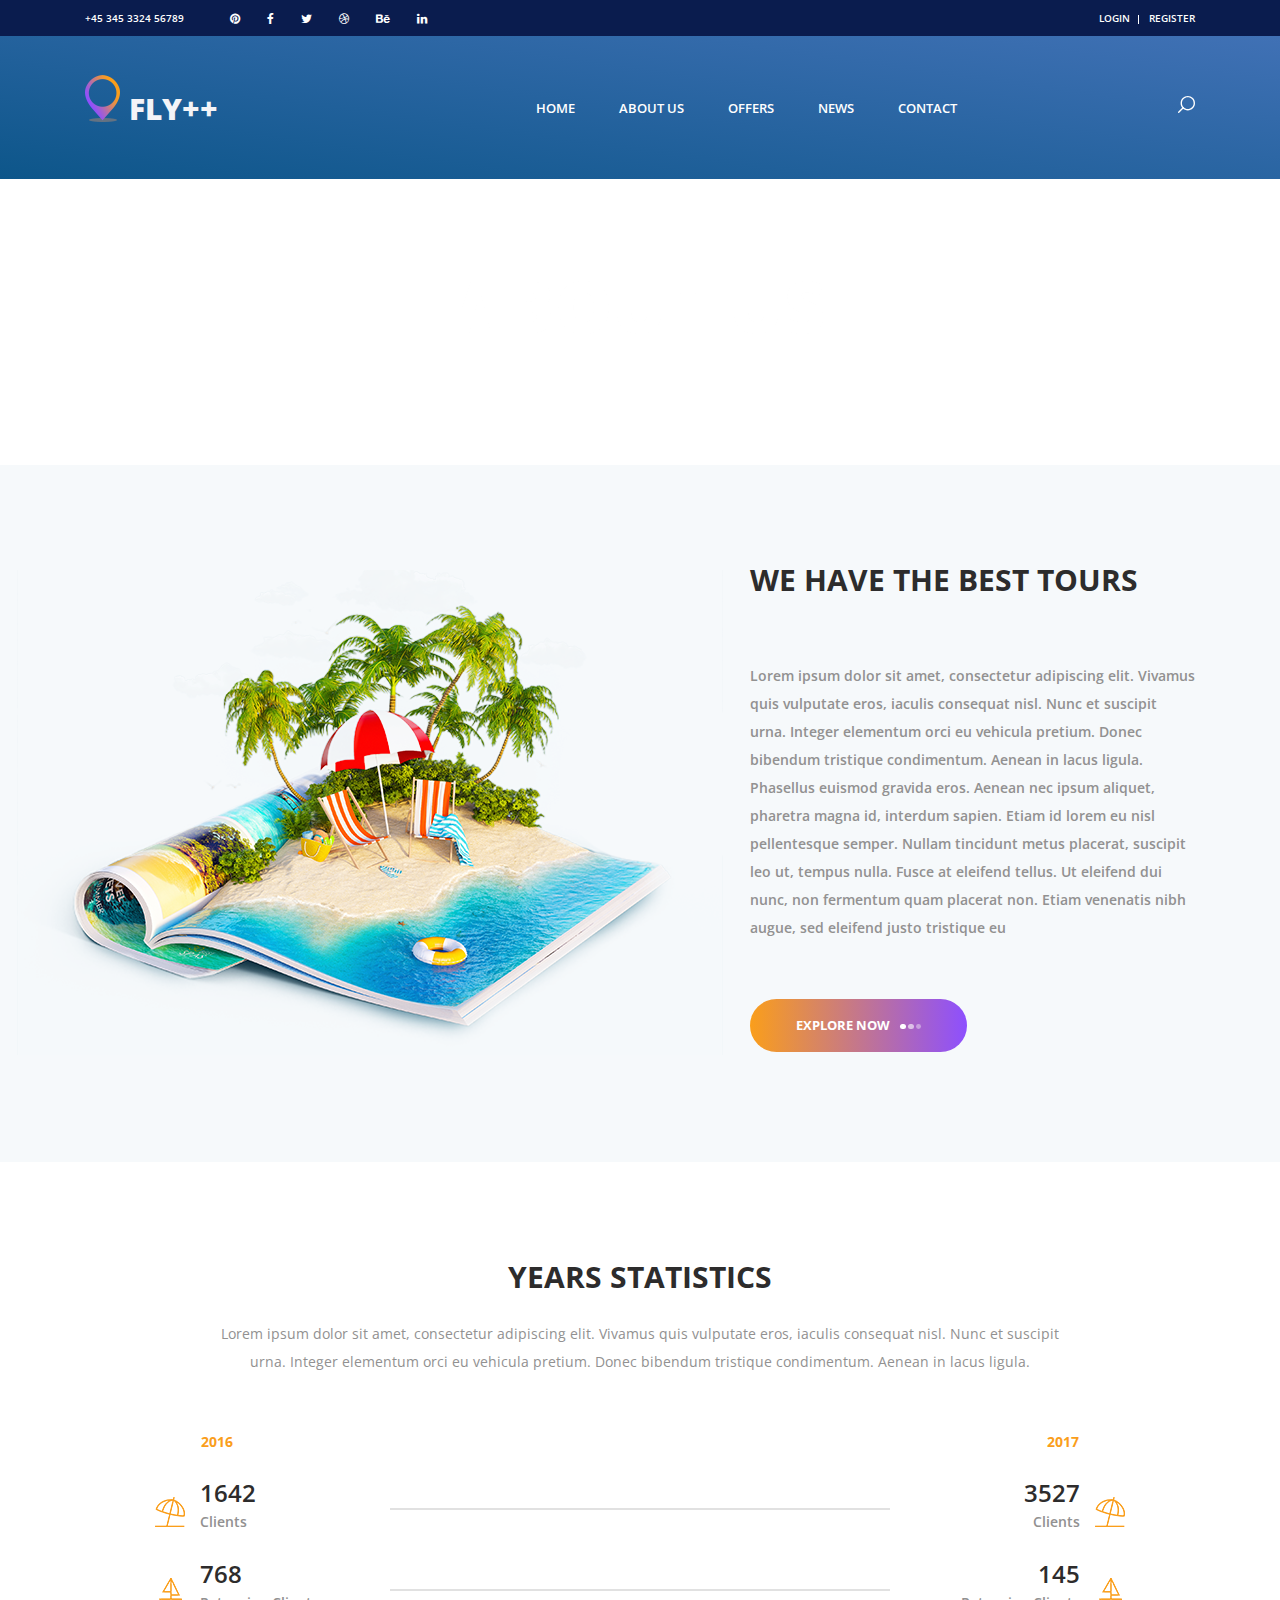
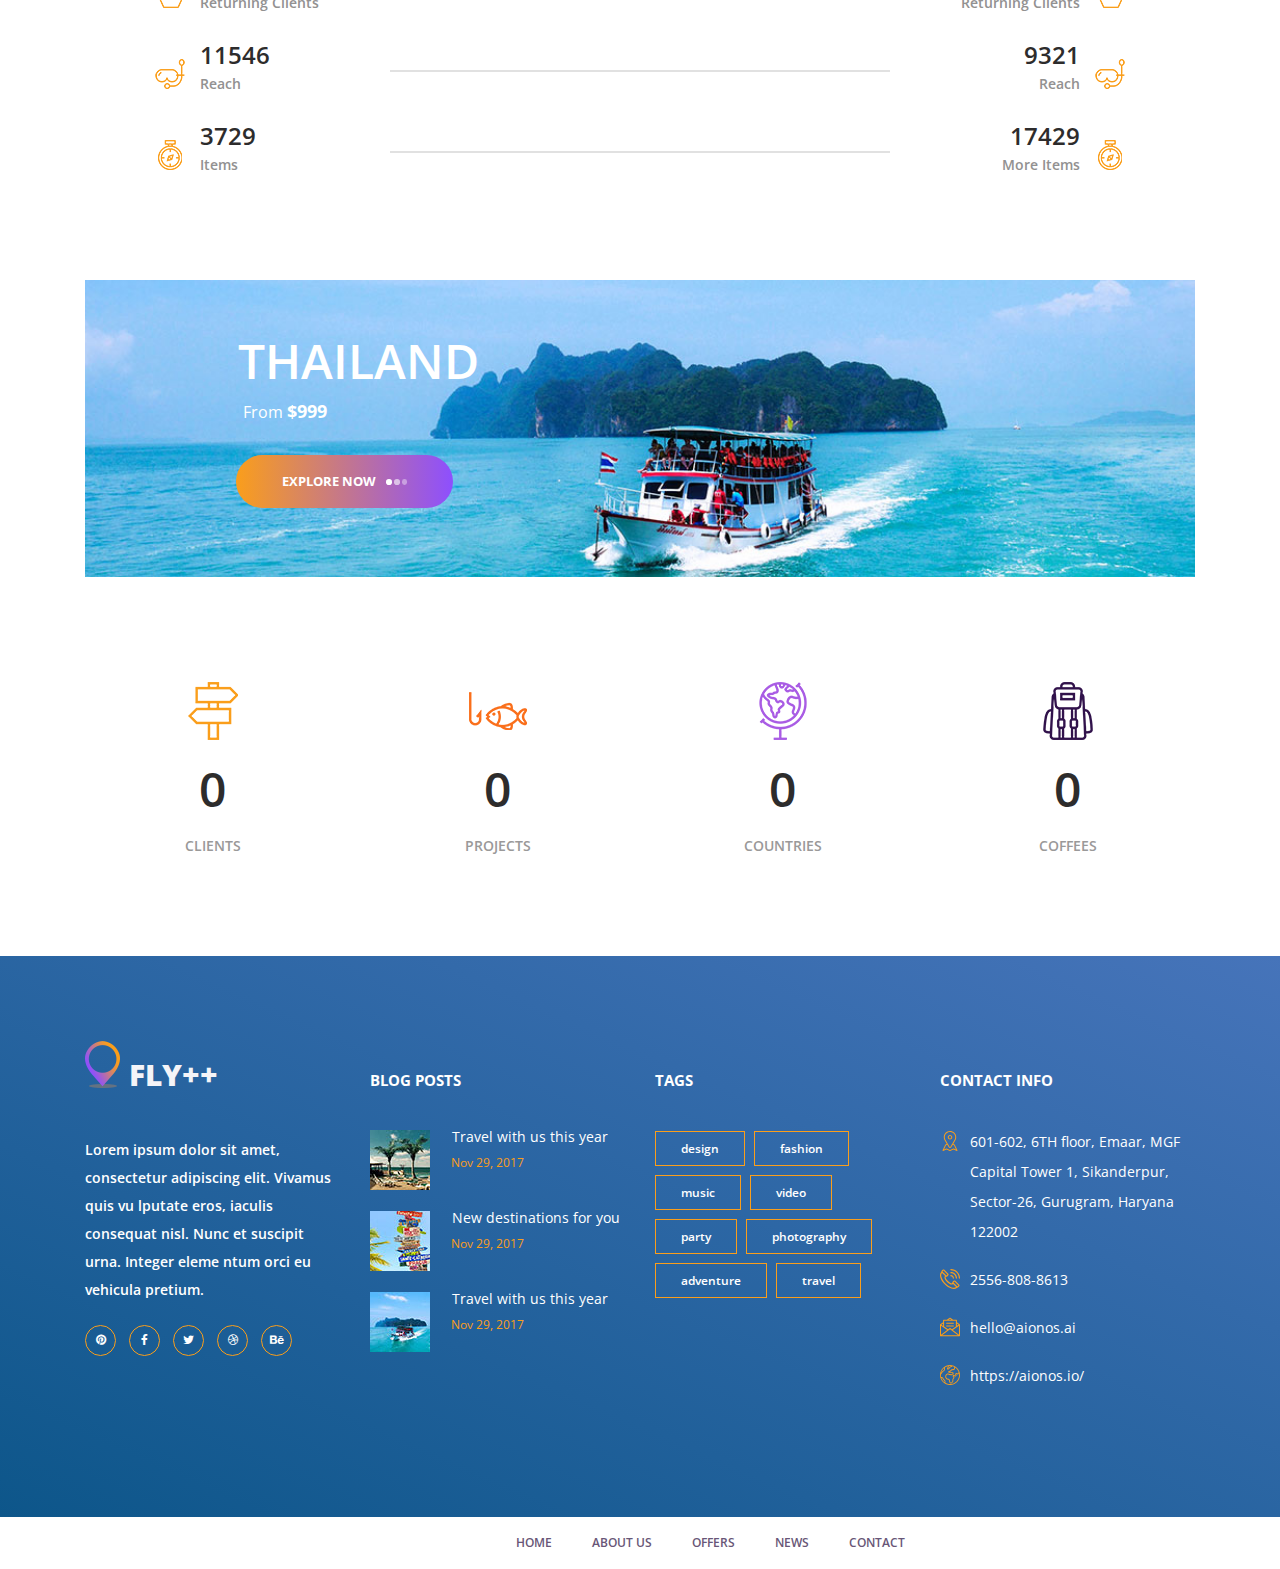
<file: about.html>
<!DOCTYPE html>
<html lang="en">
<head>
<title>About Us</title>
<meta charset="utf-8">
<meta http-equiv="X-UA-Compatible" content="IE=edge">
<meta name="description" content="FLY++ Project">
<meta name="viewport" content="width=device-width, initial-scale=1">
<link rel="stylesheet" type="text/css" href="styles/bootstrap4/bootstrap.min.css">
<link href="plugins/font-awesome-4.7.0/css/font-awesome.min.css" rel="stylesheet" type="text/css">
<link rel="stylesheet" type="text/css" href="plugins/OwlCarousel2-2.2.1/owl.carousel.css">
<link rel="stylesheet" type="text/css" href="plugins/OwlCarousel2-2.2.1/owl.theme.default.css">
<link rel="stylesheet" type="text/css" href="plugins/OwlCarousel2-2.2.1/animate.css">
<link rel="stylesheet" type="text/css" href="styles/about_styles.css">
<link rel="stylesheet" type="text/css" href="styles/about_responsive.css">
</head>

<body>

<div class="super_container">
	
	<!-- Header -->

	<header class="header">

		<!-- Top Bar -->

		<div class="top_bar">
			<div class="container">
				<div class="row">
					<div class="col d-flex flex-row">
						<div class="phone">+45 345 3324 56789</div>
						<div class="social">
							<ul class="social_list">
								<li class="social_list_item"><a href="#"><i class="fa fa-pinterest" aria-hidden="true"></i></a></li>
								<li class="social_list_item"><a href="#"><i class="fa fa-facebook" aria-hidden="true"></i></a></li>
								<li class="social_list_item"><a href="#"><i class="fa fa-twitter" aria-hidden="true"></i></a></li>
								<li class="social_list_item"><a href="#"><i class="fa fa-dribbble" aria-hidden="true"></i></a></li>
								<li class="social_list_item"><a href="#"><i class="fa fa-behance" aria-hidden="true"></i></a></li>
								<li class="social_list_item"><a href="#"><i class="fa fa-linkedin" aria-hidden="true"></i></a></li>
							</ul>
						</div>
						<div class="user_box ml-auto">
							<div class="user_box_login user_box_link"><a href="#">login</a></div>
							<div class="user_box_register user_box_link"><a href="#">register</a></div>
						</div>
					</div>
				</div>
			</div>		
		</div>

		<!-- Main Navigation -->

		<nav class="main_nav">
			<div class="container">
				<div class="row">
					<div class="col main_nav_col d-flex flex-row align-items-center justify-content-start">
						<div class="logo_container">
							<div class="logo"><a href="#"><img src="images/logo.png" alt="">FLY++</a></div>
						</div>
						<div class="main_nav_container ml-auto">
							<ul class="main_nav_list">
								<li class="main_nav_item"><a href="index.html">home</a></li>
								<li class="main_nav_item"><a href="#">about us</a></li>
								<li class="main_nav_item"><a href="offers.html">offers</a></li>
								<li class="main_nav_item"><a href="blog.html">news</a></li>
								<li class="main_nav_item"><a href="contact.html">contact</a></li>
							</ul>
						</div>
						<div class="content_search ml-lg-0 ml-auto">
							<svg version="1.1" id="Layer_1" xmlns="http://www.w3.org/2000/svg" xmlns:xlink="http://www.w3.org/1999/xlink" x="0px" y="0px"
							width="17px" height="17px" viewBox="0 0 512 512" enable-background="new 0 0 512 512" xml:space="preserve">
								<g>
									<g>
										<g>
											<path class="mag_glass" fill="#FFFFFF" d="M78.438,216.78c0,57.906,22.55,112.343,63.493,153.287c40.945,40.944,95.383,63.494,153.287,63.494
											s112.344-22.55,153.287-63.494C489.451,329.123,512,274.686,512,216.78c0-57.904-22.549-112.342-63.494-153.286
											C407.563,22.549,353.124,0,295.219,0c-57.904,0-112.342,22.549-153.287,63.494C100.988,104.438,78.439,158.876,78.438,216.78z
											M119.804,216.78c0-96.725,78.69-175.416,175.415-175.416s175.418,78.691,175.418,175.416
											c0,96.725-78.691,175.416-175.416,175.416C198.495,392.195,119.804,313.505,119.804,216.78z"/>
										</g>
									</g>
									<g>
										<g>
											<path class="mag_glass" fill="#FFFFFF" d="M6.057,505.942c4.038,4.039,9.332,6.058,14.625,6.058s10.587-2.019,14.625-6.058L171.268,369.98
											c8.076-8.076,8.076-21.172,0-29.248c-8.076-8.078-21.172-8.078-29.249,0L6.057,476.693
											C-2.019,484.77-2.019,497.865,6.057,505.942z"/>
										</g>
									</g>
								</g>
							</svg>
						</div>

						<form id="search_form" class="search_form bez_1">
							<input type="search" class="search_content_input bez_1">
						</form>
						
						<div class="hamburger">
							<i class="fa fa-bars trans_200"></i>
						</div>
					</div>
				</div>
			</div>	
		</nav>

	</header>

	<div class="menu trans_500">
		<div class="menu_content d-flex flex-column align-items-center justify-content-center text-center">
			<div class="menu_close_container"><div class="menu_close"></div></div>
			<div class="logo menu_logo"><a href="#"><img src="images/logo.png" alt=""></a></div>
			<ul>
				<li class="menu_item"><a href="index.html">home</a></li>
				<li class="menu_item"><a href="#">about us</a></li>
				<li class="menu_item"><a href="offers.html">offers</a></li>
				<li class="menu_item"><a href="blog.html">news</a></li>
				<li class="menu_item"><a href="contact.html">contact</a></li>
			</ul>
		</div>
	</div>

	<!-- Home -->

	<div class="home">
		<div class="home_background parallax-window" data-parallax="scroll" data-image-src="images/about_background.jpg"></div>
		<div class="home_content">
			<div class="home_title">about us</div>
		</div>
	</div>

	<!-- Intro -->

	<div class="intro">
		<div class="container">
			<div class="row">
				<div class="col-lg-7">
					<div class="intro_image"><img src="images/intro.png" alt=""></div>
				</div>
				<div class="col-lg-5">
					<div class="intro_content">
						<div class="intro_title">we have the best tours</div>
						<p class="intro_text">Lorem ipsum dolor sit amet, consectetur adipiscing elit. Vivamus quis vulputate eros, iaculis consequat nisl. Nunc et suscipit urna. Integer elementum orci eu vehicula pretium. Donec bibendum tristique condimentum. Aenean in lacus ligula. Phasellus euismod gravida eros. Aenean nec ipsum aliquet, pharetra magna id, interdum sapien. Etiam id lorem eu nisl pellentesque semper. Nullam tincidunt metus placerat, suscipit leo ut, tempus nulla. Fusce at eleifend tellus. Ut eleifend dui nunc, non fermentum quam placerat non. Etiam venenatis nibh augue, sed eleifend justo tristique eu</p>
						<div class="button intro_button"><div class="button_bcg"></div><a href="#">explore now<span></span><span></span><span></span></a></div>
					</div>
				</div>
			</div>
		</div>
	</div>

	<!-- Stats -->

	<div class="stats">
		<div class="container">
			<div class="row">
				<div class="col text-center">
					<div class="section_title">years statistics</div>
				</div>
			</div>
			<div class="row">
				<div class="col-lg-10 offset-lg-1 text-center">
					<p class="stats_text">Lorem ipsum dolor sit amet, consectetur adipiscing elit. Vivamus quis vulputate eros, iaculis consequat nisl. Nunc et suscipit urna. Integer elementum orci eu vehicula pretium. Donec bibendum tristique condimentum. Aenean in lacus ligula. </p>
				</div>
			</div>
			<div class="row">
				<div class="col">
					<div class="stats_years">
						<div class="stats_years_last">2016</div>
						<div class="stats_years_new float-right">2017</div>
					</div>
				</div>
			</div>
			<div class="row">
				<div class="col">
					<div class="stats_contents">
						
						<!-- Stats Item -->
						<div class="stats_item d-flex flex-md-row flex-column clearfix">
							<div class="stats_last order-md-1 order-3">
								<div class="stats_last_icon d-flex flex-column align-items-center justify-content-end">
									<img src="images/stats_1.png" alt="">
								</div>
								<div class="stats_last_content">
									<div class="stats_number">1642</div>
									<div class="stats_type">Clients</div>
								</div>
							</div>
							<div class="stats_bar order-md-2 order-2" data-x="1642" data-y="3527" data-color="#31124b">
								<div class="stats_bar_perc">
									<div>
										<div class="stats_bar_value"></div>
									</div>
								</div>
							</div>
							<div class="stats_new order-md-3 order-1 text-right">
								<div class="stats_new_icon d-flex flex-column align-items-center justify-content-end">
									<img src="images/stats_1.png" alt="">
								</div>
								<div class="stats_new_content">
									<div class="stats_number">3527</div>
									<div class="stats_type">Clients</div>
								</div>
							</div>
						</div>
						
						<!-- Stats Item -->
						<div class="stats_item d-flex flex-md-row flex-column clearfix">
							<div class="stats_last order-md-1 order-3">
								<div class="stats_last_icon d-flex flex-column align-items-center justify-content-end">
									<img src="images/stats_2.png" alt="">
								</div>
								<div class="stats_last_content">
									<div class="stats_number">768</div>
									<div class="stats_type">Returning Clients</div>
								</div>
							</div>
							<div class="stats_bar order-md-2 order-2" data-x="768" data-y="145" data-color="#a95ce4">
								<div class="stats_bar_perc">
									<div>
										<div class="stats_bar_value"></div>
									</div>
								</div>
							</div>
							<div class="stats_new order-md-3 order-1 text-right">
								<div class="stats_new_icon d-flex flex-column align-items-center justify-content-end">
									<img src="images/stats_2.png" alt="">
								</div>
								<div class="stats_new_content">
									<div class="stats_number">145</div>
									<div class="stats_type">Returning Clients</div>
								</div>
							</div>
						</div>

						<!-- Stats Item -->
						<div class="stats_item d-flex flex-md-row flex-column clearfix">
							<div class="stats_last order-md-1 order-3">
								<div class="stats_last_icon d-flex flex-column align-items-center justify-content-end">
									<img src="images/stats_3.png" alt="">
								</div>
								<div class="stats_last_content">
									<div class="stats_number">11546</div>
									<div class="stats_type">Reach</div>
								</div>
							</div>
							<div class="stats_bar order-md-2 order-2" data-x="11546" data-y="9321" data-color="#fa6f1b">
								<div class="stats_bar_perc">
									<div>
										<div class="stats_bar_value"></div>
									</div>
								</div>
							</div>
							<div class="stats_new order-md-3 order-1 text-right">
								<div class="stats_new_icon d-flex flex-column align-items-center justify-content-end">
									<img src="images/stats_3.png" alt="">
								</div>
								<div class="stats_new_content">
									<div class="stats_number">9321</div>
									<div class="stats_type">Reach</div>
								</div>
							</div>
						</div>

						<!-- Stats Item -->
						<div class="stats_item d-flex flex-md-row flex-column clearfix">
							<div class="stats_last order-md-1 order-3">
								<div class="stats_last_icon d-flex flex-column align-items-center justify-content-end">
									<img src="images/stats_4.png" alt="">
								</div>
								<div class="stats_last_content">
									<div class="stats_number">3729</div>
									<div class="stats_type">Items</div>
								</div>
							</div>
							<div class="stats_bar order-md-2 order-2" data-x="3729" data-y="17429" data-color="#fa9e1b">
								<div class="stats_bar_perc">
									<div>
										<div class="stats_bar_value"></div>
									</div>
								</div>
							</div>
							<div class="stats_new order-md-3 order-1 text-right">
								<div class="stats_new_icon d-flex flex-column align-items-center justify-content-end">
									<img src="images/stats_4.png" alt="">
								</div>
								<div class="stats_new_content">
									<div class="stats_number">17429</div>
									<div class="stats_type">More Items</div>
								</div>
							</div>
						</div>

					</div>
				</div>
			</div>
		</div>
	</div>

	<!-- Add -->

	<div class="add">
		<div class="container">
			<div class="row">
				<div class="col">
					<div class="add_container">
						<div class="add_background" style="background-image:url(images/add.jpg)"></div>
						<div class="add_content">
							<h1 class="add_title">thailand</h1>
							<div class="add_subtitle">From <span>$999</span></div>
							<div class="button add_button"><div class="button_bcg"></div><a href="#">explore now<span></span><span></span><span></span></a></div>
						</div>
					</div>
				</div>
			</div>
		</div>
	</div>

	<!-- Milestones -->

	<div class="milestones">
		<div class="container">
			<div class="row">
				
				<!-- Milestone -->
				<div class="col-lg-3 milestone_col">
					<div class="milestone text-center">
						<div class="milestone_icon"><img src="images/milestone_1.png" alt=""></div>
						<div class="milestone_counter" data-end-value="255">0</div>
						<div class="milestone_text">Clients</div>
					</div>
				</div>

				<!-- Milestone -->
				<div class="col-lg-3 milestone_col">
					<div class="milestone text-center">
						<div class="milestone_icon"><img src="images/milestone_2.png" alt=""></div>
						<div class="milestone_counter" data-end-value="1176">0</div>
						<div class="milestone_text">Projects</div>
					</div>
				</div>

				<!-- Milestone -->
				<div class="col-lg-3 milestone_col">
					<div class="milestone text-center">
						<div class="milestone_icon"><img src="images/milestone_3.png" alt=""></div>
						<div class="milestone_counter" data-end-value="39">0</div>
						<div class="milestone_text">Countries</div>
					</div>
				</div>

				<!-- Milestone -->
				<div class="col-lg-3 milestone_col">
					<div class="milestone text-center">
						<div class="milestone_icon"><img src="images/milestone_4.png" alt=""></div>
						<div class="milestone_counter" data-end-value="127">0</div>
						<div class="milestone_text">Coffees</div>
					</div>
				</div>

			</div>
		</div>
	</div>

		<!-- Footer -->

	<footer class="footer">
		<div class="container">
			<div class="row">

				<!-- Footer Column -->
				<div class="col-lg-3 footer_column">
					<div class="footer_col">
						<div class="footer_content footer_about">
							<div class="logo_container footer_logo">
								<div class="logo"><a href="#"><img src="images/logo.png" alt="">FLY++</a></div>
							</div>
							<p class="footer_about_text">Lorem ipsum dolor sit amet, consectetur adipiscing elit. Vivamus quis vu lputate eros, iaculis consequat nisl. Nunc et suscipit urna. Integer eleme ntum orci eu vehicula pretium.</p>
							<ul class="footer_social_list">
								<li class="footer_social_item"><a href="#"><i class="fa fa-pinterest"></i></a></li>
								<li class="footer_social_item"><a href="#"><i class="fa fa-facebook-f"></i></a></li>
								<li class="footer_social_item"><a href="#"><i class="fa fa-twitter"></i></a></li>
								<li class="footer_social_item"><a href="#"><i class="fa fa-dribbble"></i></a></li>
								<li class="footer_social_item"><a href="#"><i class="fa fa-behance"></i></a></li>
							</ul>
						</div>
					</div>
				</div>

				<!-- Footer Column -->
				<div class="col-lg-3 footer_column">
					<div class="footer_col">
						<div class="footer_title">blog posts</div>
						<div class="footer_content footer_blog">
							
							<!-- Footer blog item -->
							<div class="footer_blog_item clearfix">
								<div class="footer_blog_image"><img src="images/footer_blog_1.jpg" alt="https://unsplash.com/@avidenov"></div>
								<div class="footer_blog_content">
									<div class="footer_blog_title"><a href="blog.html">Travel with us this year</a></div>
									<div class="footer_blog_date">Nov 29, 2017</div>
								</div>
							</div>
							
							<!-- Footer blog item -->
							<div class="footer_blog_item clearfix">
								<div class="footer_blog_image"><img src="images/footer_blog_2.jpg" alt="https://unsplash.com/@deannaritchie"></div>
								<div class="footer_blog_content">
									<div class="footer_blog_title"><a href="blog.html">New destinations for you</a></div>
									<div class="footer_blog_date">Nov 29, 2017</div>
								</div>
							</div>

							<!-- Footer blog item -->
							<div class="footer_blog_item clearfix">
								<div class="footer_blog_image"><img src="images/footer_blog_3.jpg" alt="https://unsplash.com/@bergeryap87"></div>
								<div class="footer_blog_content">
									<div class="footer_blog_title"><a href="blog.html">Travel with us this year</a></div>
									<div class="footer_blog_date">Nov 29, 2017</div>
								</div>
							</div>

						</div>
					</div>
				</div>

				<!-- Footer Column -->
				<div class="col-lg-3 footer_column">
					<div class="footer_col">
						<div class="footer_title">tags</div>
						<div class="footer_content footer_tags">
							<ul class="tags_list clearfix">
								<li class="tag_item"><a href="#">design</a></li>
								<li class="tag_item"><a href="#">fashion</a></li>
								<li class="tag_item"><a href="#">music</a></li>
								<li class="tag_item"><a href="#">video</a></li>
								<li class="tag_item"><a href="#">party</a></li>
								<li class="tag_item"><a href="#">photography</a></li>
								<li class="tag_item"><a href="#">adventure</a></li>
								<li class="tag_item"><a href="#">travel</a></li>
							</ul>
						</div>
					</div>
				</div>

				<!-- Footer Column -->
				<div class="col-lg-3 footer_column">
					<div class="footer_col">
						<div class="footer_title">contact info</div>
						<div class="footer_content footer_contact">
							<ul class="contact_info_list">
								<li class="contact_info_item d-flex flex-row">
									<div><div class="contact_info_icon"><img src="images/placeholder.svg" alt=""></div></div>
									<div class="contact_info_text">601-602, 6TH floor, Emaar, MGF Capital Tower 1, Sikanderpur, Sector-26, Gurugram, Haryana 122002</div>
								</li>
								<li class="contact_info_item d-flex flex-row">
									<div><div class="contact_info_icon"><img src="images/phone-call.svg" alt=""></div></div>
									<div class="contact_info_text">2556-808-8613</div>
								</li>
								<li class="contact_info_item d-flex flex-row">
									<div><div class="contact_info_icon"><img src="images/message.svg" alt=""></div></div>
									<div class="contact_info_text"><a href="mailto:hello@aionos.ai?Subject=Hello" target="_top">hello@aionos.ai</a></div>
								</li>
								<li class="contact_info_item d-flex flex-row">
									<div><div class="contact_info_icon"><img src="images/planet-earth.svg" alt=""></div></div>
									<div class="contact_info_text"><a href="https://aionos.io/">https://aionos.io/</a></div>
								</li>
							</ul>
						</div>
					</div>
				</div>

			</div>
		</div>
	</footer>

	<!-- Copyright -->


				<div class="col-lg-9 order-lg-2 order-1">
					<div class="footer_nav_container d-flex flex-row align-items-center justify-content-lg-end">
						<div class="footer_nav">
							<ul class="footer_nav_list">
								<li class="footer_nav_item"><a href="#">home</a></li>
								<li class="footer_nav_item"><a href="about.html">about us</a></li>
								<li class="footer_nav_item"><a href="offers.html">offers</a></li>
								<li class="footer_nav_item"><a href="blog.html">news</a></li>
								<li class="footer_nav_item"><a href="contact.html">contact</a></li>
							</ul>
						</div>
					</div>
				</div>
			</div>
		</div>
	</div>

</div>

<script src="js/jquery-3.2.1.min.js"></script>
<script src="styles/bootstrap4/popper.js"></script>
<script src="styles/bootstrap4/bootstrap.min.js"></script>
<script src="plugins/OwlCarousel2-2.2.1/owl.carousel.js"></script>
<script src="plugins/easing/easing.js"></script>
<script src="js/custom.js"></script>

</body>

</html>
</file>
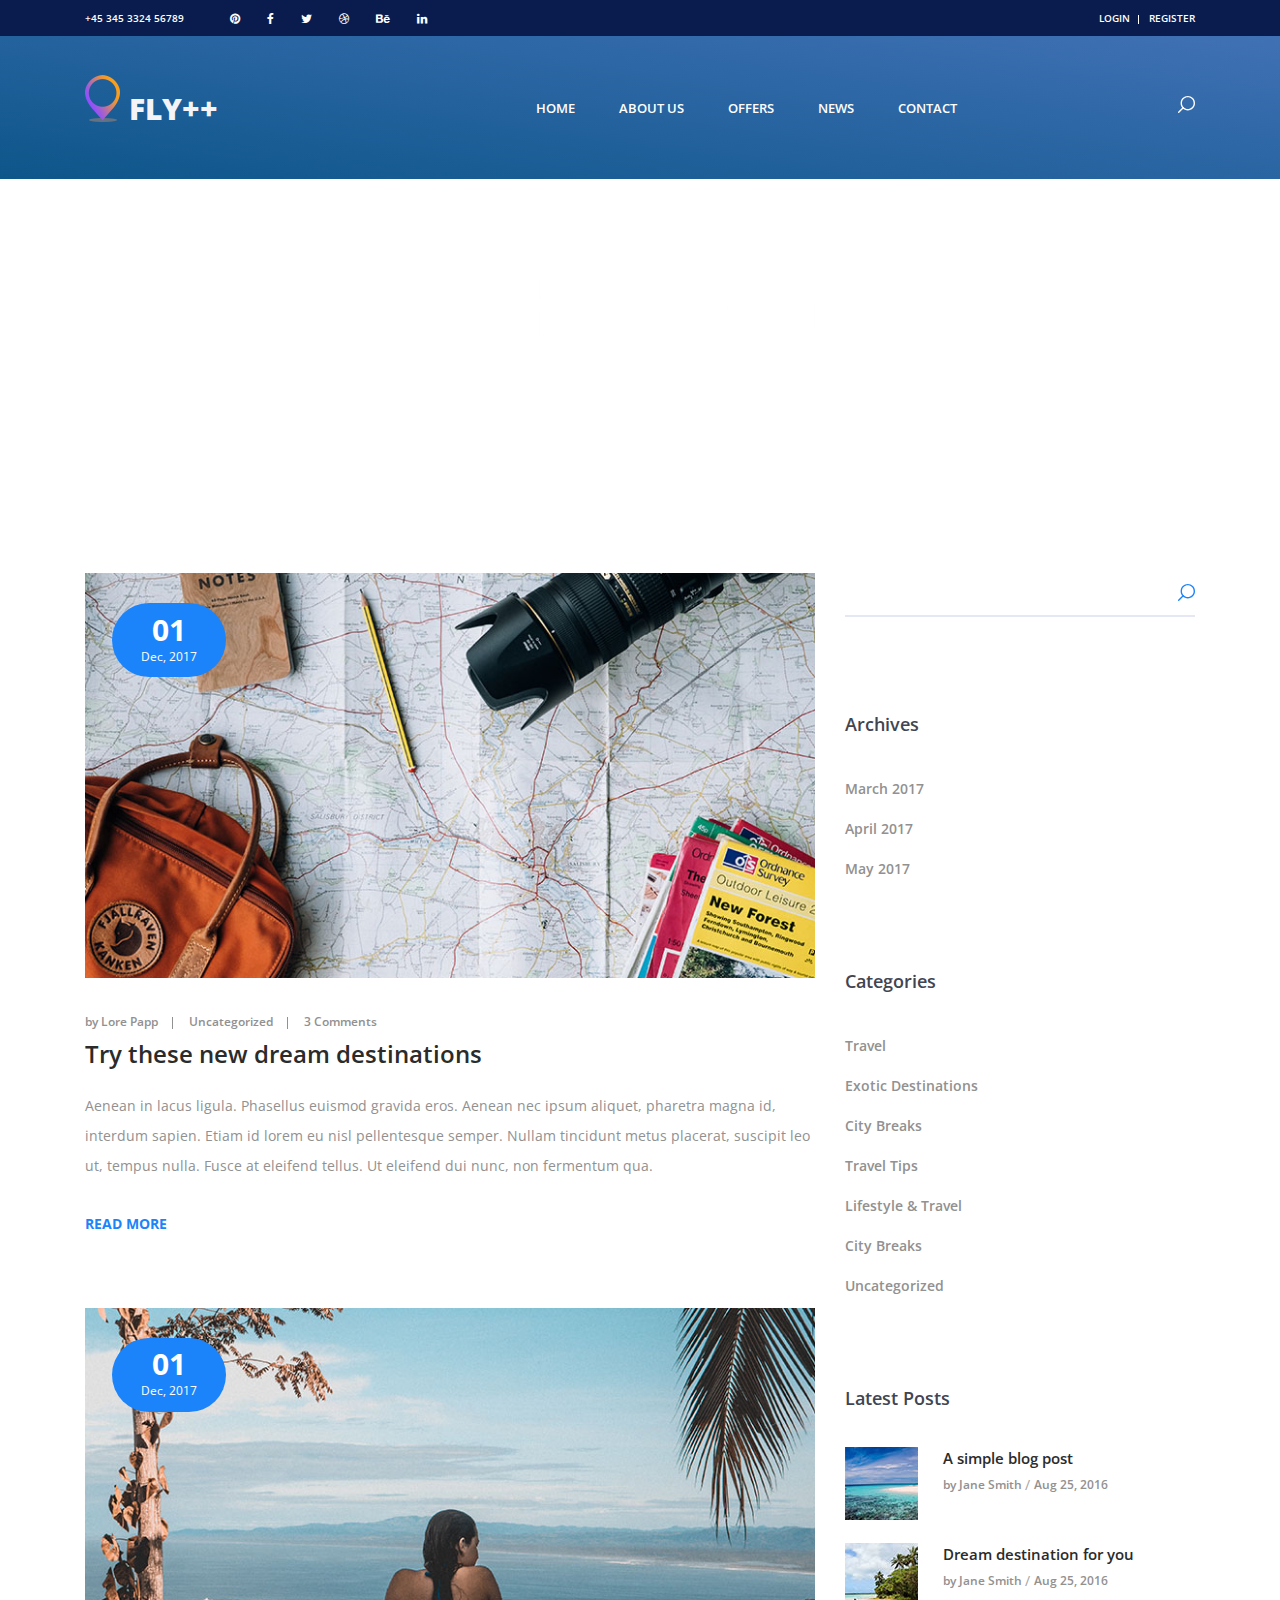
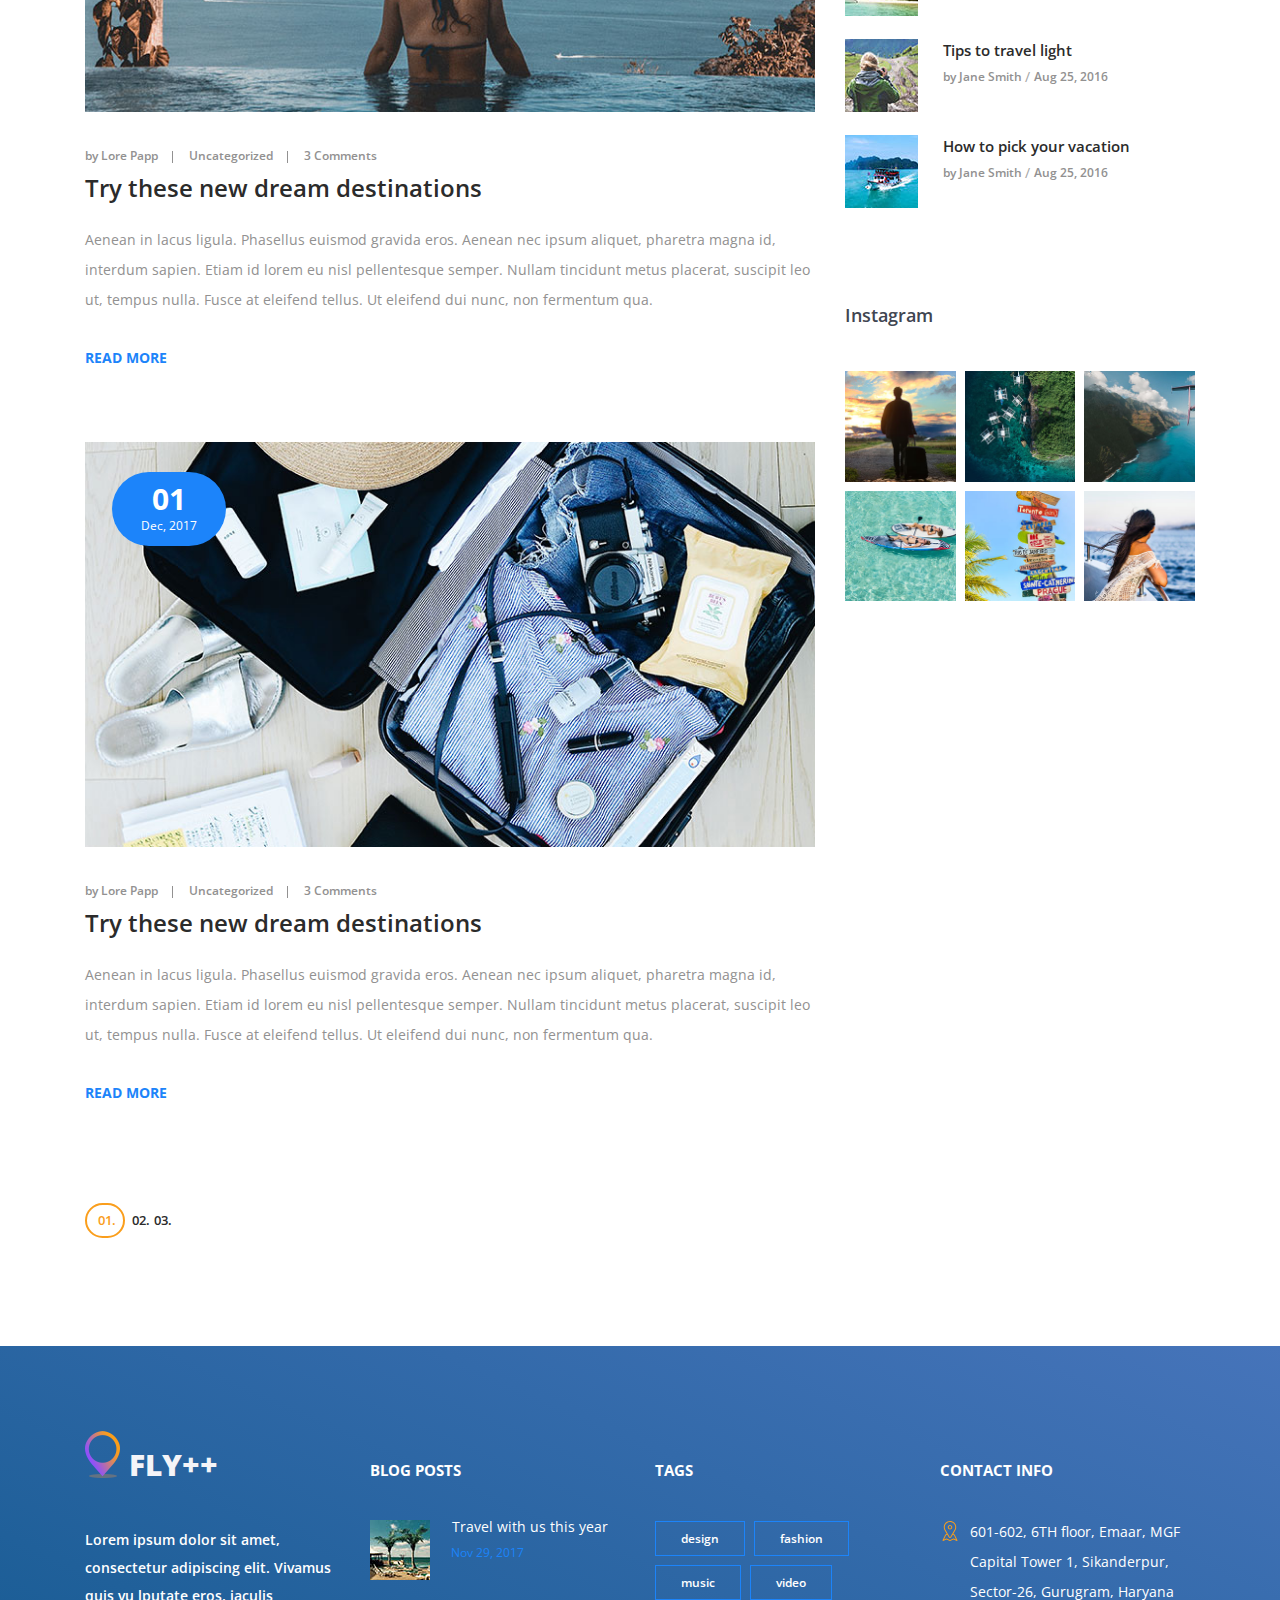
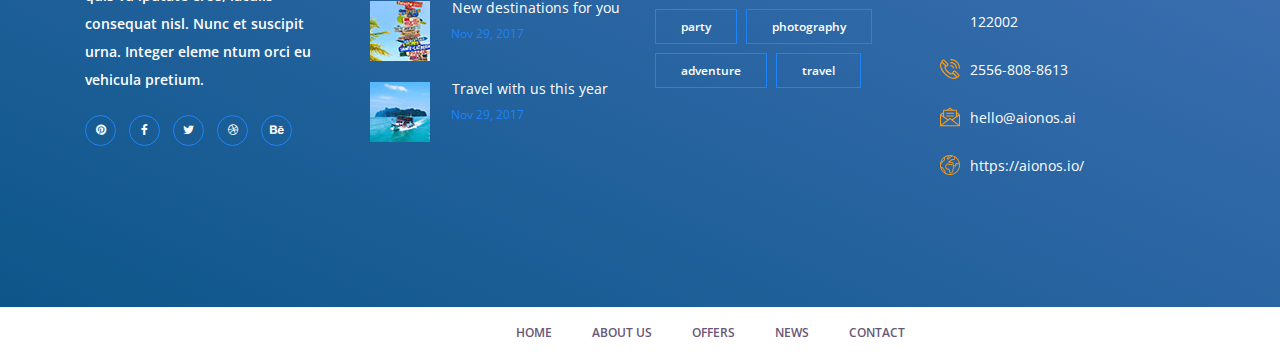
<file: blog.html>
<!DOCTYPE html>
<html lang="en">
<head>
<title>Blog</title>
<meta charset="utf-8">
<meta http-equiv="X-UA-Compatible" content="IE=edge">
<meta name="description" content="FLY++ Project">
<meta name="viewport" content="width=device-width, initial-scale=1">
<link rel="stylesheet" type="text/css" href="styles/bootstrap4/bootstrap.min.css">
<link href="plugins/font-awesome-4.7.0/css/font-awesome.min.css" rel="stylesheet" type="text/css">
<link href="plugins/colorbox/colorbox.css" rel="stylesheet" type="text/css">
<link rel="stylesheet" type="text/css" href="styles/blog_styles.css">
<link rel="stylesheet" type="text/css" href="styles/blog_responsive.css">
</head>

<body>

<div class="super_container">
	
	<!-- Header -->

	<header class="header">

		<!-- Top Bar -->

		<div class="top_bar">
			<div class="container">
				<div class="row">
					<div class="col d-flex flex-row">
						<div class="phone">+45 345 3324 56789</div>
						<div class="social">
							<ul class="social_list">
								<li class="social_list_item"><a href="#"><i class="fa fa-pinterest" aria-hidden="true"></i></a></li>
								<li class="social_list_item"><a href="#"><i class="fa fa-facebook" aria-hidden="true"></i></a></li>
								<li class="social_list_item"><a href="#"><i class="fa fa-twitter" aria-hidden="true"></i></a></li>
								<li class="social_list_item"><a href="#"><i class="fa fa-dribbble" aria-hidden="true"></i></a></li>
								<li class="social_list_item"><a href="#"><i class="fa fa-behance" aria-hidden="true"></i></a></li>
								<li class="social_list_item"><a href="#"><i class="fa fa-linkedin" aria-hidden="true"></i></a></li>
							</ul>
						</div>
						<div class="user_box ml-auto">
							<div class="user_box_login user_box_link"><a href="#">login</a></div>
							<div class="user_box_register user_box_link"><a href="#">register</a></div>
						</div>
					</div>
				</div>
			</div>		
		</div>

		<!-- Main Navigation -->

		<nav class="main_nav">
			<div class="container">
				<div class="row">
					<div class="col main_nav_col d-flex flex-row align-items-center justify-content-start">
						<div class="logo_container">
							<div class="logo"><a href="#"><img src="images/logo.png" alt="">FLY++</a></div>
						</div>
						<div class="main_nav_container ml-auto">
							<ul class="main_nav_list">
								<li class="main_nav_item"><a href="index.html">home</a></li>
								<li class="main_nav_item"><a href="about.html">about us</a></li>
								<li class="main_nav_item"><a href="offers.html">offers</a></li>
								<li class="main_nav_item"><a href="#">news</a></li>
								<li class="main_nav_item"><a href="contact.html">contact</a></li>
							</ul>
						</div>
						<div class="content_search ml-lg-0 ml-auto">
							<svg version="1.1" id="Layer_1" xmlns="http://www.w3.org/2000/svg" xmlns:xlink="http://www.w3.org/1999/xlink" x="0px" y="0px"
							width="17px" height="17px" viewBox="0 0 512 512" enable-background="new 0 0 512 512" xml:space="preserve">
								<g>
									<g>
										<g>
											<path class="mag_glass" fill="#FFFFFF" d="M78.438,216.78c0,57.906,22.55,112.343,63.493,153.287c40.945,40.944,95.383,63.494,153.287,63.494
											s112.344-22.55,153.287-63.494C489.451,329.123,512,274.686,512,216.78c0-57.904-22.549-112.342-63.494-153.286
											C407.563,22.549,353.124,0,295.219,0c-57.904,0-112.342,22.549-153.287,63.494C100.988,104.438,78.439,158.876,78.438,216.78z
											M119.804,216.78c0-96.725,78.69-175.416,175.415-175.416s175.418,78.691,175.418,175.416
											c0,96.725-78.691,175.416-175.416,175.416C198.495,392.195,119.804,313.505,119.804,216.78z"/>
										</g>
									</g>
									<g>
										<g>
											<path class="mag_glass" fill="#FFFFFF" d="M6.057,505.942c4.038,4.039,9.332,6.058,14.625,6.058s10.587-2.019,14.625-6.058L171.268,369.98
											c8.076-8.076,8.076-21.172,0-29.248c-8.076-8.078-21.172-8.078-29.249,0L6.057,476.693
											C-2.019,484.77-2.019,497.865,6.057,505.942z"/>
										</g>
									</g>
								</g>
							</svg>
						</div>

						<form id="search_form" class="search_form bez_1">
							<input type="search" class="search_content_input bez_1">
						</form>
						
						<div class="hamburger">
							<i class="fa fa-bars trans_200"></i>
						</div>
					</div>
				</div>
			</div>	
		</nav>

	</header>

	<div class="menu trans_500">
		<div class="menu_content d-flex flex-column align-items-center justify-content-center text-center">
			<div class="menu_close_container"><div class="menu_close"></div></div>
			<div class="logo menu_logo"><a href="#"><img src="images/logo.png" alt=""></a></div>
			<ul>
				<li class="menu_item"><a href="index.html">home</a></li>
				<li class="menu_item"><a href="about.html">about us</a></li>
				<li class="menu_item"><a href="offers.html">offers</a></li>
				<li class="menu_item"><a href="#">news</a></li>
				<li class="menu_item"><a href="contact.html">contact</a></li>
			</ul>
		</div>
	</div>

	<!-- Home -->

	<div class="home">
		<div class="home_background parallax-window" data-parallax="scroll" data-image-src="images/blog_background.jpg"></div>
		<div class="home_content">
			<div class="home_title">the blog</div>
		</div>
	</div>

	<!-- Blog -->

	<div class="blog">
		<div class="container">
			<div class="row">

				<!-- Blog Content -->

				<div class="col-lg-8">
					
					<div class="blog_post_container">

						<!-- Blog Post -->
						
						<div class="blog_post">
							<div class="blog_post_image">
								<img src="images/blog_1.jpg" alt="https://unsplash.com/@anniespratt">
								<div class="blog_post_date d-flex flex-column align-items-center justify-content-center">
									<div class="blog_post_day">01</div>
									<div class="blog_post_month">Dec, 2017</div>
								</div>
							</div>
							<div class="blog_post_meta">
								<ul>
									<li class="blog_post_meta_item"><a href="">by Lore Papp</a></li>
									<li class="blog_post_meta_item"><a href="">Uncategorized</a></li>
									<li class="blog_post_meta_item"><a href="">3 Comments</a></li>
								</ul>
							</div>
							<div class="blog_post_title"><a href="#">Try these new dream destinations</a></div>
							<div class="blog_post_text">
								<p>Aenean in lacus ligula. Phasellus euismod gravida eros. Aenean nec ipsum aliquet, pharetra magna id, interdum sapien. Etiam id lorem eu nisl pellentesque semper. Nullam tincidunt metus placerat, suscipit leo ut, tempus nulla. Fusce at eleifend tellus. Ut eleifend dui nunc, non fermentum qua.</p>
							</div>
							<div class="blog_post_link"><a href="#">read more</a></div>
						</div>

						<!-- Blog Post -->
						
						<div class="blog_post">
							<div class="blog_post_image">
								<img src="images/blog_2.jpg" alt="https://unsplash.com/@tschax">
								<div class="blog_post_date d-flex flex-column align-items-center justify-content-center">
									<div class="blog_post_day">01</div>
									<div class="blog_post_month">Dec, 2017</div>
								</div>
							</div>
							<div class="blog_post_meta">
								<ul>
									<li class="blog_post_meta_item"><a href="">by Lore Papp</a></li>
									<li class="blog_post_meta_item"><a href="">Uncategorized</a></li>
									<li class="blog_post_meta_item"><a href="">3 Comments</a></li>
								</ul>
							</div>
							<div class="blog_post_title"><a href="#">Try these new dream destinations</a></div>
							<div class="blog_post_text">
								<p>Aenean in lacus ligula. Phasellus euismod gravida eros. Aenean nec ipsum aliquet, pharetra magna id, interdum sapien. Etiam id lorem eu nisl pellentesque semper. Nullam tincidunt metus placerat, suscipit leo ut, tempus nulla. Fusce at eleifend tellus. Ut eleifend dui nunc, non fermentum qua.</p>
							</div>
							<div class="blog_post_link"><a href="#">read more</a></div>
						</div>

						<!-- Blog Post -->
						
						<div class="blog_post">
							<div class="blog_post_image">
								<img src="images/blog_3.jpg" alt="https://unsplash.com/@stilclassics">
								<div class="blog_post_date d-flex flex-column align-items-center justify-content-center">
									<div class="blog_post_day">01</div>
									<div class="blog_post_month">Dec, 2017</div>
								</div>
							</div>
							<div class="blog_post_meta">
								<ul>
									<li class="blog_post_meta_item"><a href="">by Lore Papp</a></li>
									<li class="blog_post_meta_item"><a href="">Uncategorized</a></li>
									<li class="blog_post_meta_item"><a href="">3 Comments</a></li>
								</ul>
							</div>
							<div class="blog_post_title"><a href="#">Try these new dream destinations</a></div>
							<div class="blog_post_text">
								<p>Aenean in lacus ligula. Phasellus euismod gravida eros. Aenean nec ipsum aliquet, pharetra magna id, interdum sapien. Etiam id lorem eu nisl pellentesque semper. Nullam tincidunt metus placerat, suscipit leo ut, tempus nulla. Fusce at eleifend tellus. Ut eleifend dui nunc, non fermentum qua.</p>
							</div>
							<div class="blog_post_link"><a href="#">read more</a></div>
						</div>

					</div>
						
					<div class="blog_navigation">
						<ul>
							<li class="blog_dot active"><div></div>01.</li>
							<li class="blog_dot"><div></div>02.</li>
							<li class="blog_dot"><div></div>03.</li>
						</ul>
					</div>
				</div>

				<!-- Blog Sidebar -->

				<div class="col-lg-4 sidebar_col">

					<!-- Sidebar Search -->
					<div class="sidebar_search">
						<form action="#">
							<input id="sidebar_search_input" type="search" class="sidebar_search_input" placeholder="" required="required">
							<button id="sidebar_search_button" type="submit" class="sidebar_search_button trans_300" value="Submit">
								<svg version="1.1" id="Layer_1" xmlns="http://www.w3.org/2000/svg" xmlns:xlink="http://www.w3.org/1999/xlink" x="0px" y="0px"
								width="17px" height="17px" viewBox="0 0 512 512" enable-background="new 0 0 512 512" xml:space="preserve">
									<g>
										<g>
											<g>
												<path class="mag_glass" fill="#FFFFFF" d="M78.438,216.78c0,57.906,22.55,112.343,63.493,153.287c40.945,40.944,95.383,63.494,153.287,63.494
												s112.344-22.55,153.287-63.494C489.451,329.123,512,274.686,512,216.78c0-57.904-22.549-112.342-63.494-153.286
												C407.563,22.549,353.124,0,295.219,0c-57.904,0-112.342,22.549-153.287,63.494C100.988,104.438,78.439,158.876,78.438,216.78z
												M119.804,216.78c0-96.725,78.69-175.416,175.415-175.416s175.418,78.691,175.418,175.416
												c0,96.725-78.691,175.416-175.416,175.416C198.495,392.195,119.804,313.505,119.804,216.78z"/>
											</g>
										</g>
										<g>
											<g>
												<path class="mag_glass" fill="#FFFFFF" d="M6.057,505.942c4.038,4.039,9.332,6.058,14.625,6.058s10.587-2.019,14.625-6.058L171.268,369.98
												c8.076-8.076,8.076-21.172,0-29.248c-8.076-8.078-21.172-8.078-29.249,0L6.057,476.693
												C-2.019,484.77-2.019,497.865,6.057,505.942z"/>
											</g>
										</g>
									</g>
								</svg>
							</button>
						</form>
					</div>
					
					<!-- Sidebar Archives -->
					<div class="sidebar_archives">
						<div class="sidebar_title">Archives</div>
						<div class="sidebar_list">
							<ul>
								<li><a href="#">March 2017</a></li>
								<li><a href="#">April 2017</a></li>
								<li><a href="#">May 2017</a></li>
							</ul>
						</div>
					</div>
					
					<!-- Sidebar Archives -->
					<div class="sidebar_categories">
						<div class="sidebar_title">Categories</div>
						<div class="sidebar_list">
							<ul>
								<li><a href="#">Travel</a></li>
								<li><a href="#">Exotic Destinations</a></li>
								<li><a href="#">City Breaks</a></li>
								<li><a href="#">Travel Tips</a></li>
								<li><a href="#">Lifestyle & Travel</a></li>
								<li><a href="#">City Breaks</a></li>
								<li><a href="#">Uncategorized</a></li>
							</ul>
						</div>
					</div>

					<!-- Sidebar Latest Posts -->

					<div class="sidebar_latest_posts">
						<div class="sidebar_title">Latest Posts</div>
						<div class="latest_posts_container">
							<ul>

								<!-- Latest Post -->
								<li class="latest_post clearfix">
									<div class="latest_post_image">
										<a href="#"><img src="images/latest_1.jpg" alt=""></a>
									</div>
									<div class="latest_post_content">
										<div class="latest_post_title trans_200"><a href="#">A simple blog post</a></div>
										<div class="latest_post_meta">
											<div class="latest_post_author trans_200"><a href="#">by Jane Smith</a></div>
											<div class="latest_post_date trans_200"><a href="#">Aug 25, 2016</a></div>
										</div>
									</div>
								</li>

								<!-- Latest Post -->
								<li class="latest_post clearfix">
									<div class="latest_post_image">
										<a href="#"><img src="images/latest_2.jpg" alt=""></a>
									</div>
									<div class="latest_post_content">
										<div class="latest_post_title trans_200"><a href="#">Dream destination for you</a></div>
										<div class="latest_post_meta">
											<div class="latest_post_author trans_200"><a href="#">by Jane Smith</a></div>
											<div class="latest_post_date trans_200"><a href="#">Aug 25, 2016</a></div>
										</div>
									</div>
								</li>

								<!-- Latest Post -->
								<li class="latest_post clearfix">
									<div class="latest_post_image">
										<a href="#"><img src="images/latest_3.jpg" alt=""></a>
									</div>
									<div class="latest_post_content">
										<div class="latest_post_title trans_200"><a href="#">Tips to travel light</a></div>
										<div class="latest_post_meta">
											<div class="latest_post_author trans_200"><a href="#">by Jane Smith</a></div>
											<div class="latest_post_date trans_200"><a href="#">Aug 25, 2016</a></div>
										</div>
									</div>
								</li>

								<!-- Latest Post -->
								<li class="latest_post clearfix">
									<div class="latest_post_image">
										<a href="#"><img src="images/latest_4.jpg" alt=""></a>
									</div>
									<div class="latest_post_content">
										<div class="latest_post_title trans_200"><a href="#">How to pick your vacation</a></div>
										<div class="latest_post_meta">
											<div class="latest_post_author trans_200"><a href="#">by Jane Smith</a></div>
											<div class="latest_post_date trans_200"><a href="#">Aug 25, 2016</a></div>
										</div>
									</div>
								</li>

							</ul>
						</div>
					</div>

					<!-- Sidebar Gallery -->
					<div class="sidebar_gallery">
						<div class="sidebar_title">Instagram</div>
						<div class="gallery_container">
							<ul class="gallery_items d-flex flex-row align-items-start justify-content-between flex-wrap">
								<li class="gallery_item">
									<a class="colorbox" href="https://images.unsplash.com/photo-1473625247510-8ceb1760943f?ixlib=rb-0.3.5&s=c0996cd16eda8c6f54c398de02d03cd3&auto=format&fit=crop&w=720&q=80">
										<img src="images/gallery_1.jpg" alt="https://unsplash.com/@mantashesthaven">
									</a>
								</li>
								<li class="gallery_item">
									<a class="colorbox" href="https://images.unsplash.com/photo-1495162048225-6b3b37b8a69e?ixlib=rb-0.3.5&s=861dd3c7b9d3e735d7fd7cbb1eefed64&auto=format&fit=crop&w=720&q=80">
										<img src="images/gallery_2.jpg" alt="https://unsplash.com/@kensuarez">
									</a>
								</li>
								<li class="gallery_item">
									<a class="colorbox" href="https://images.unsplash.com/photo-1502646275263-04be86afa386?ixlib=rb-0.3.5&s=682a41d7d9bf6e3feabc73a5fdd61dd2&auto=format&fit=crop&w=720&q=80">
										<img src="images/gallery_3.jpg" alt="https://unsplash.com/@jakobowens1">
									</a>
								</li>
								<li class="gallery_item">
									<a class="colorbox" href="https://images.unsplash.com/photo-1484820301304-0b43512779dc?ixlib=rb-0.3.5&s=7a3393e9f507fb4718c36337a8014c52&auto=format&fit=crop&w=720&q=80">
										<img src="images/gallery_4.jpg" alt="https://unsplash.com/@seefromthesky">
									</a>
								</li>
								<li class="gallery_item">
									<a class="colorbox" href="https://images.unsplash.com/photo-1490380169520-0a4b88d52565?ixlib=rb-0.3.5&s=7e6b68b1911fb4ffeea4c0750b8a5269&auto=format&fit=crop&w=720&q=80">
										<img src="images/gallery_5.jpg" alt="https://unsplash.com/@deannaritchie">
									</a>
								</li>
								<li class="gallery_item">
									<a class="colorbox" href="https://images.unsplash.com/photo-1504434026032-a7e440a30b68?ixlib=rb-0.3.5&s=2cc35bf903b78ba4f7f7ed69bc2abe3f&auto=format&fit=crop&w=720&q=80">
										<img src="images/gallery_6.jpg" alt="https://unsplash.com/@benobro">
									</a>
								</li>
							</ul>
						</div>
					</div>

				</div>
			</div>
		</div>
	</div>

		<!-- Footer -->

	<footer class="footer">
		<div class="container">
			<div class="row">

				<!-- Footer Column -->
				<div class="col-lg-3 footer_column">
					<div class="footer_col">
						<div class="footer_content footer_about">
							<div class="logo_container footer_logo">
								<div class="logo"><a href="#"><img src="images/logo.png" alt="">FLY++</a></div>
							</div>
							<p class="footer_about_text">Lorem ipsum dolor sit amet, consectetur adipiscing elit. Vivamus quis vu lputate eros, iaculis consequat nisl. Nunc et suscipit urna. Integer eleme ntum orci eu vehicula pretium.</p>
							<ul class="footer_social_list">
								<li class="footer_social_item"><a href="#"><i class="fa fa-pinterest"></i></a></li>
								<li class="footer_social_item"><a href="#"><i class="fa fa-facebook-f"></i></a></li>
								<li class="footer_social_item"><a href="#"><i class="fa fa-twitter"></i></a></li>
								<li class="footer_social_item"><a href="#"><i class="fa fa-dribbble"></i></a></li>
								<li class="footer_social_item"><a href="#"><i class="fa fa-behance"></i></a></li>
							</ul>
						</div>
					</div>
				</div>

				<!-- Footer Column -->
				<div class="col-lg-3 footer_column">
					<div class="footer_col">
						<div class="footer_title">blog posts</div>
						<div class="footer_content footer_blog">
							
							<!-- Footer blog item -->
							<div class="footer_blog_item clearfix">
								<div class="footer_blog_image"><img src="images/footer_blog_1.jpg" alt="https://unsplash.com/@avidenov"></div>
								<div class="footer_blog_content">
									<div class="footer_blog_title"><a href="blog.html">Travel with us this year</a></div>
									<div class="footer_blog_date">Nov 29, 2017</div>
								</div>
							</div>
							
							<!-- Footer blog item -->
							<div class="footer_blog_item clearfix">
								<div class="footer_blog_image"><img src="images/footer_blog_2.jpg" alt="https://unsplash.com/@deannaritchie"></div>
								<div class="footer_blog_content">
									<div class="footer_blog_title"><a href="blog.html">New destinations for you</a></div>
									<div class="footer_blog_date">Nov 29, 2017</div>
								</div>
							</div>

							<!-- Footer blog item -->
							<div class="footer_blog_item clearfix">
								<div class="footer_blog_image"><img src="images/footer_blog_3.jpg" alt="https://unsplash.com/@bergeryap87"></div>
								<div class="footer_blog_content">
									<div class="footer_blog_title"><a href="blog.html">Travel with us this year</a></div>
									<div class="footer_blog_date">Nov 29, 2017</div>
								</div>
							</div>

						</div>
					</div>
				</div>

				<!-- Footer Column -->
				<div class="col-lg-3 footer_column">
					<div class="footer_col">
						<div class="footer_title">tags</div>
						<div class="footer_content footer_tags">
							<ul class="tags_list clearfix">
								<li class="tag_item"><a href="#">design</a></li>
								<li class="tag_item"><a href="#">fashion</a></li>
								<li class="tag_item"><a href="#">music</a></li>
								<li class="tag_item"><a href="#">video</a></li>
								<li class="tag_item"><a href="#">party</a></li>
								<li class="tag_item"><a href="#">photography</a></li>
								<li class="tag_item"><a href="#">adventure</a></li>
								<li class="tag_item"><a href="#">travel</a></li>
							</ul>
						</div>
					</div>
				</div>

				<!-- Footer Column -->
				<div class="col-lg-3 footer_column">
					<div class="footer_col">
						<div class="footer_title">contact info</div>
						<div class="footer_content footer_contact">
							<ul class="contact_info_list">
								<li class="contact_info_item d-flex flex-row">
									<div><div class="contact_info_icon"><img src="images/placeholder.svg" alt=""></div></div>
									<div class="contact_info_text">601-602, 6TH floor, Emaar, MGF Capital Tower 1, Sikanderpur, Sector-26, Gurugram, Haryana 122002</div>
								</li>
								<li class="contact_info_item d-flex flex-row">
									<div><div class="contact_info_icon"><img src="images/phone-call.svg" alt=""></div></div>
									<div class="contact_info_text">2556-808-8613</div>
								</li>
								<li class="contact_info_item d-flex flex-row">
									<div><div class="contact_info_icon"><img src="images/message.svg" alt=""></div></div>
									<div class="contact_info_text"><a href="mailto:hello@aionos.ai?Subject=Hello" target="_top">hello@aionos.ai</a></div>
								</li>
								<li class="contact_info_item d-flex flex-row">
									<div><div class="contact_info_icon"><img src="images/planet-earth.svg" alt=""></div></div>
									<div class="contact_info_text"><a href="https://aionos.io/">https://aionos.io/</a></div>
								</li>
							</ul>
						</div>
					</div>
				</div>

			</div>
		</div>
	</footer>

	<!-- Copyright -->


				<div class="col-lg-9 order-lg-2 order-1">
					<div class="footer_nav_container d-flex flex-row align-items-center justify-content-lg-end">
						<div class="footer_nav">
							<ul class="footer_nav_list">
								<li class="footer_nav_item"><a href="#">home</a></li>
								<li class="footer_nav_item"><a href="about.html">about us</a></li>
								<li class="footer_nav_item"><a href="offers.html">offers</a></li>
								<li class="footer_nav_item"><a href="blog.html">news</a></li>
								<li class="footer_nav_item"><a href="contact.html">contact</a></li>
							</ul>
						</div>
					</div>
				</div>
			</div>
		</div>
	</div>

</div>

<script src="js/jquery-3.2.1.min.js"></script>
<script src="styles/bootstrap4/popper.js"></script>
<script src="styles/bootstrap4/bootstrap.min.js"></script>
<script src="plugins/OwlCarousel2-2.2.1/owl.carousel.js"></script>
<script src="plugins/easing/easing.js"></script>
<script src="js/custom.js"></script>

</body>

</html>
</file>
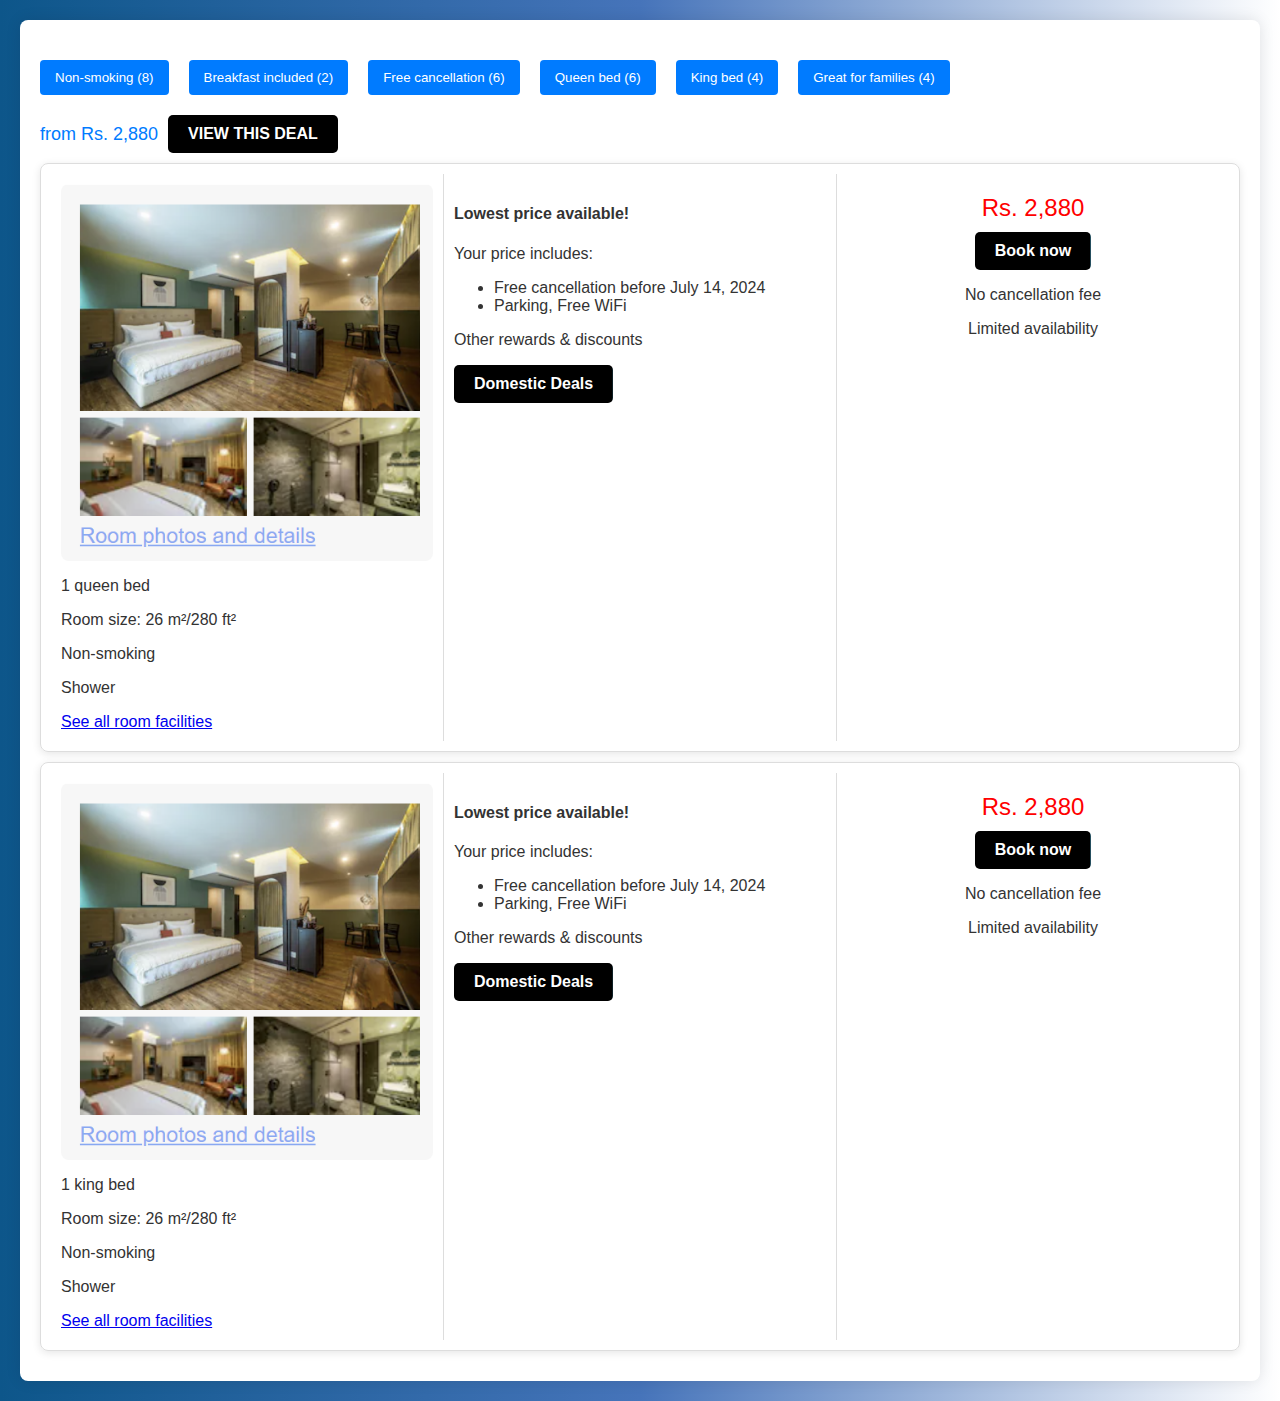
<file: bookings.html>
<!DOCTYPE html>
<html lang="en">
<head>
    <meta charset="UTF-8">
    <meta name="viewport" content="width=device-width, initial-scale=1.0">
    <link rel="stylesheet" type="text/css" href="styles/bookingcss.css">
    <link rel="stylesheet" type="text/css" href="styles/responsive.css">
    <title>Hotel Booking</title>
    
</head>
<body>
    <div class="container">
        <div class="header">
            
            
        </div>
        <div class="filters">
            <button>Non-smoking (8)</button>
            <button>Breakfast included (2)</button>
            <button>Free cancellation (6)</button>
            <button>Queen bed (6)</button>
            <button>King bed (4)</button>
            <button>Great for families (4)</button>
        </div>
        <div class="price-button">
            <span>from Rs. 2,880</span>
            <button class="book-now">VIEW THIS DEAL</button>
        </div>
        <div class="room-offer">
            <div class="room-details">
                <img src="r1.png" alt="Room Image">
                <div class="room-info">
                    <p>1 queen bed</p>
                    <p>Room size: 26 m²/280 ft²</p>
                    <p>Non-smoking</p>
                    <p>Shower</p>
                    <a href="#">See all room facilities</a>
                </div>
            </div>
            <div class="benefits">
                <h4>Lowest price available!</h4>
                <p>Your price includes:</p>
                <ul>
                    <li>Free cancellation before July 14, 2024</li>
                    <li>Parking, Free WiFi</li>
                </ul>
                <p>Other rewards & discounts</p>
                <button class="book-now">Domestic Deals</button>
            </div>
            <div class="price-book">
                <p class="price">Rs. 2,880</p>
                <a href="final.html"> <button class="book-now">Book now</button></a>
                <p>No cancellation fee</p>
                <p>Limited availability</p>
            </div>
        </div>
        <div class="room-offer">
            <div class="room-details">
                <img src="r1.png" alt="Room Image">
                <div class="room-info">
                    <p>1 king bed</p>
                    <p>Room size: 26 m²/280 ft²</p>
                    <p>Non-smoking</p>
                    <p>Shower</p>
                    <a href="#">See all room facilities</a>
                </div>
            </div>
            <div class="benefits">
                <h4>Lowest price available!</h4>
                <p>Your price includes:</p>
                <ul>
                    <li>Free cancellation before July 14, 2024</li>
                    <li>Parking, Free WiFi</li>
                </ul>
                <p>Other rewards & discounts</p>
                <button class="book-now">Domestic Deals</button>
            </div>
            <div class="price-book">
                <p class="price">Rs. 2,880</p>
                <button class="book-now">Book now</button>
                <p>No cancellation fee</p>
                <p>Limited availability</p>
            </div>
        </div>
    </div>
    <script>
        document.querySelectorAll('.book-now').forEach(button => {
            button.addEventListener('click', function() {
               
            });
        });
    </script>
</body>
</html>
</file>
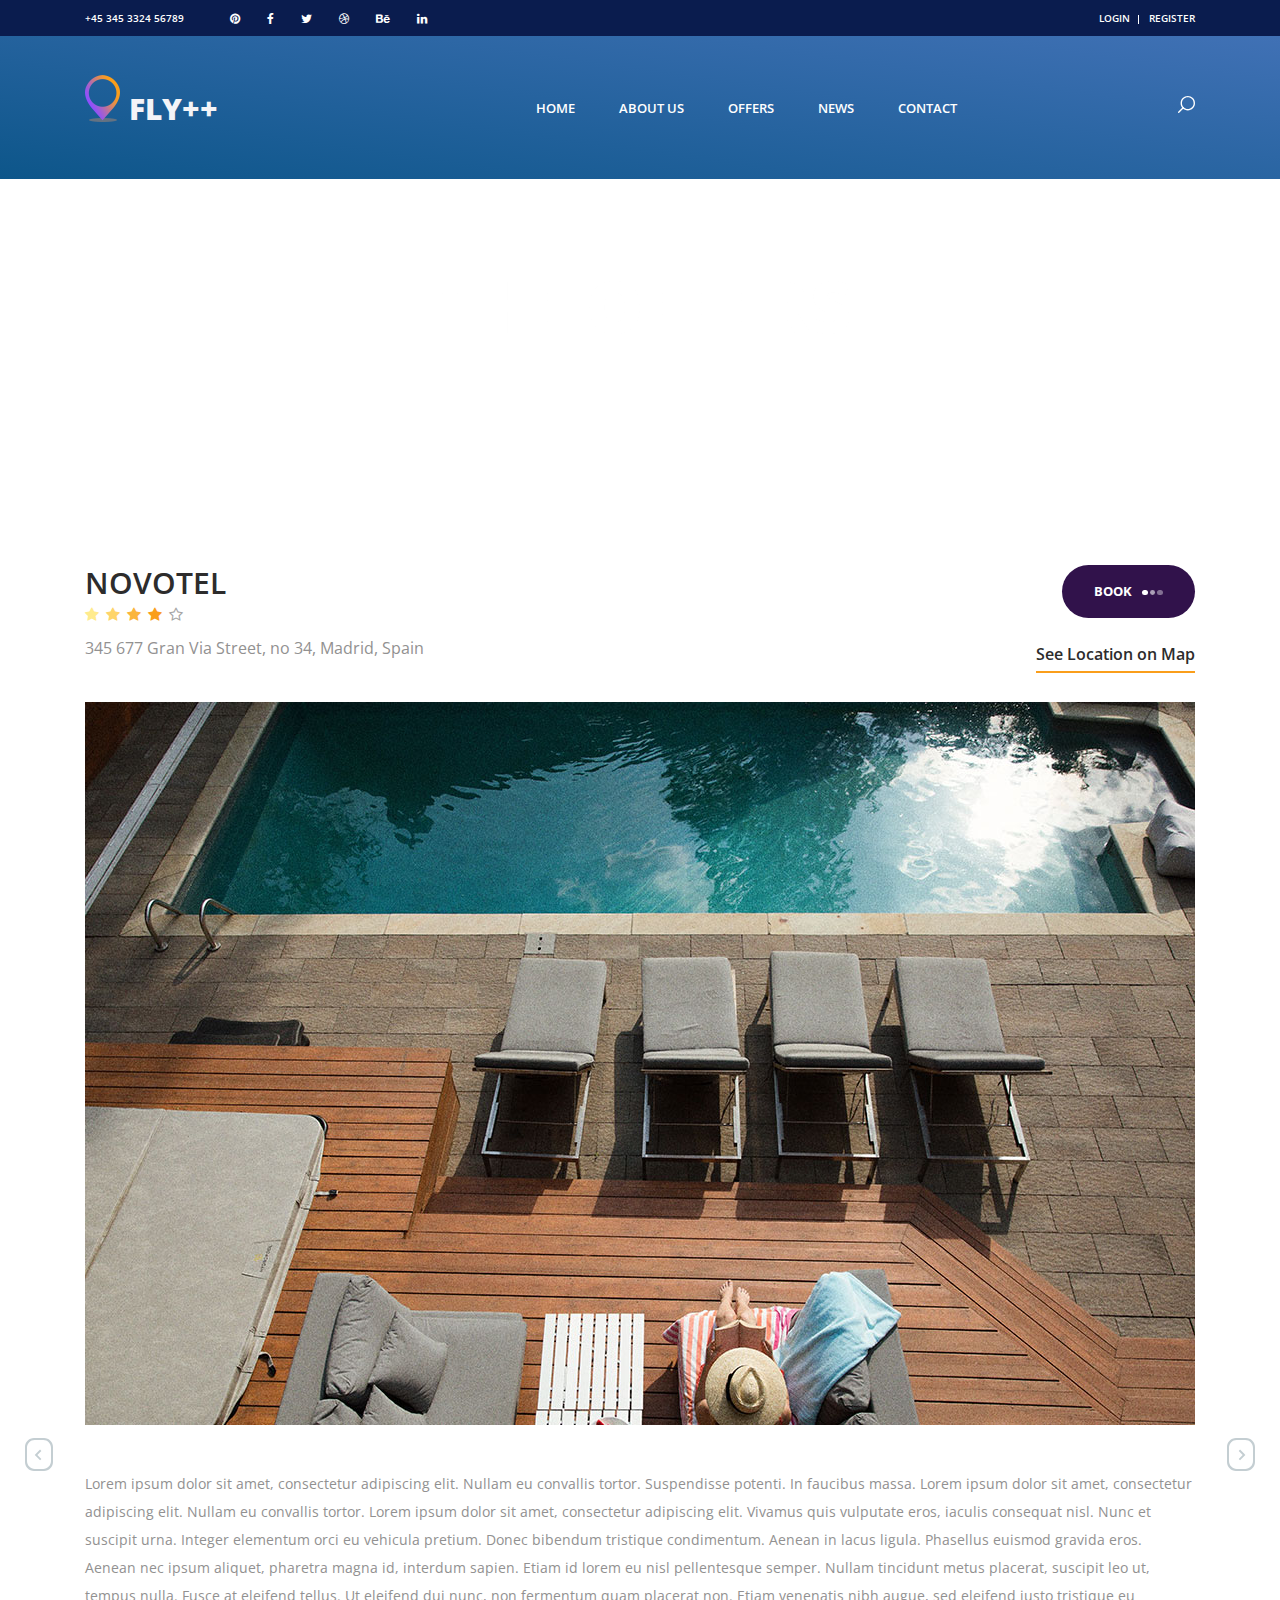
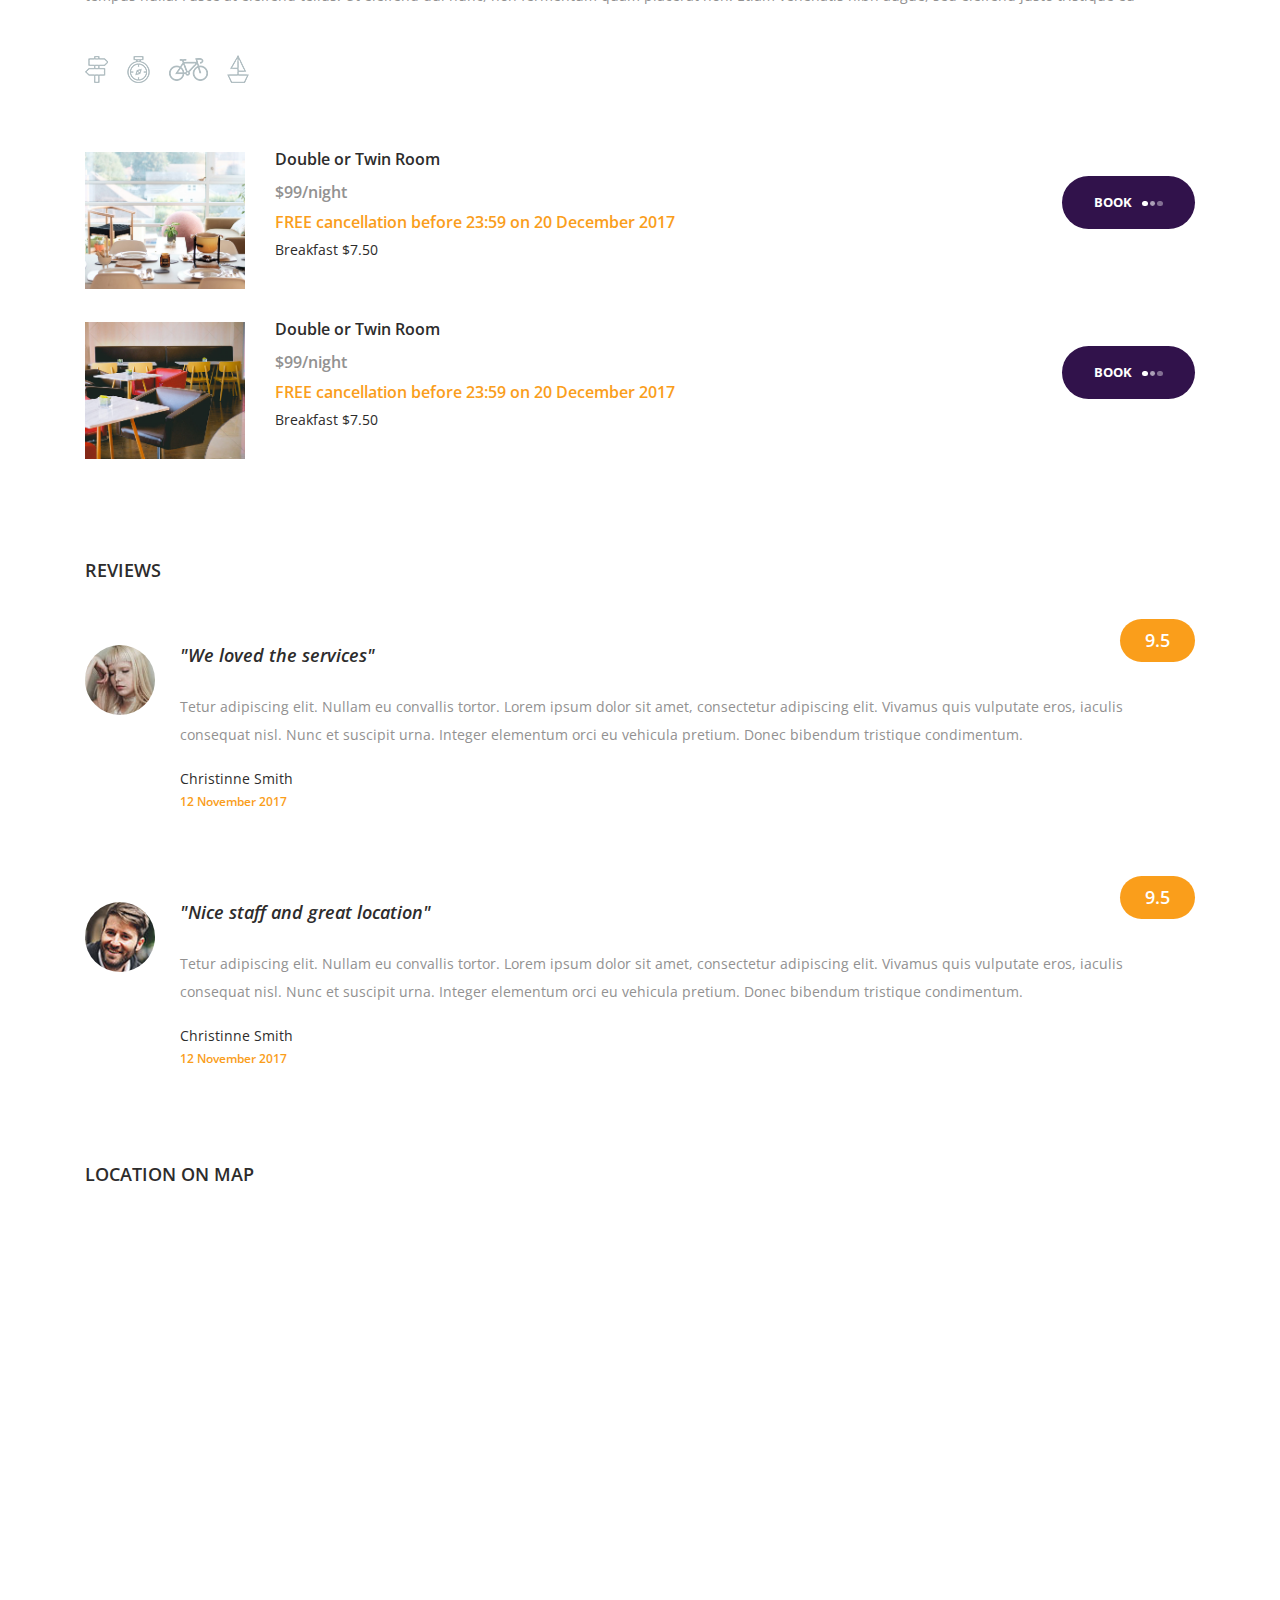
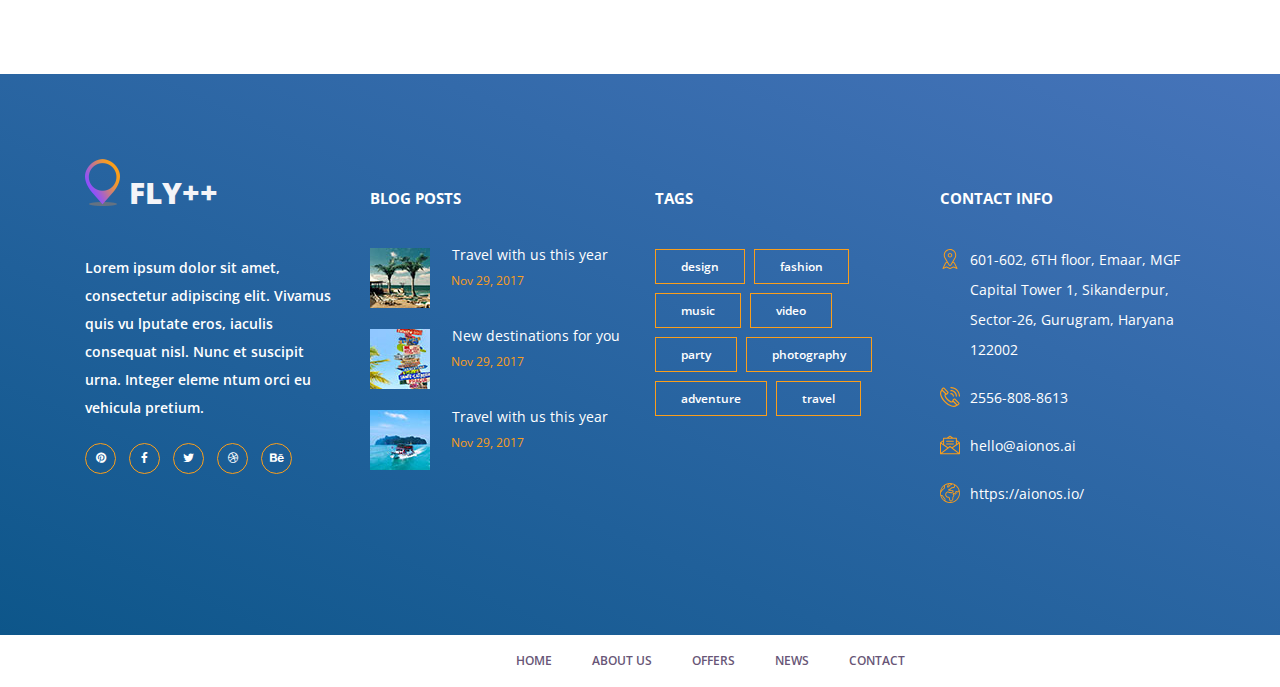
<file: CART.html>
<!DOCTYPE html>
<html lang="en">
<head>
<title>Single Listing</title>
<meta charset="utf-8">
<meta http-equiv="X-UA-Compatible" content="IE=edge">
<meta name="description" content="FLY++ Project">
<meta name="viewport" content="width=device-width, initial-scale=1">
<link rel="stylesheet" type="text/css" href="styles/bootstrap4/bootstrap.min.css">
<link href="plugins/font-awesome-4.7.0/css/font-awesome.min.css" rel="stylesheet" type="text/css">
<link href="plugins/colorbox/colorbox.css" rel="stylesheet" type="text/css">
<link rel="stylesheet" type="text/css" href="plugins/OwlCarousel2-2.2.1/owl.carousel.css">
<link rel="stylesheet" type="text/css" href="plugins/OwlCarousel2-2.2.1/owl.theme.default.css">
<link rel="stylesheet" type="text/css" href="plugins/OwlCarousel2-2.2.1/animate.css">
<link rel="stylesheet" type="text/css" href="styles/single_listing_styles.css">
<link rel="stylesheet" type="text/css" href="styles/single_listing_responsive.css">
</head>

<body>

<div class="super_container">
	
	<!-- Header -->

	<header class="header">

		<!-- Top Bar -->

		<div class="top_bar">
			<div class="container">
				<div class="row">
					<div class="col d-flex flex-row">
						<div class="phone">+45 345 3324 56789</div>
						<div class="social">
							<ul class="social_list">
								<li class="social_list_item"><a href="#"><i class="fa fa-pinterest" aria-hidden="true"></i></a></li>
								<li class="social_list_item"><a href="#"><i class="fa fa-facebook" aria-hidden="true"></i></a></li>
								<li class="social_list_item"><a href="#"><i class="fa fa-twitter" aria-hidden="true"></i></a></li>
								<li class="social_list_item"><a href="#"><i class="fa fa-dribbble" aria-hidden="true"></i></a></li>
								<li class="social_list_item"><a href="#"><i class="fa fa-behance" aria-hidden="true"></i></a></li>
								<li class="social_list_item"><a href="#"><i class="fa fa-linkedin" aria-hidden="true"></i></a></li>
							</ul>
						</div>
						<div class="user_box ml-auto">
							<div class="user_box_login user_box_link"><a href="#">login</a></div>
							<div class="user_box_register user_box_link"><a href="#">register</a></div>
						</div>
					</div>
				</div>
			</div>		
		</div>

		<!-- Main Navigation -->

		<nav class="main_nav">
			<div class="container">
				<div class="row">
					<div class="col main_nav_col d-flex flex-row align-items-center justify-content-start">
						<div class="logo_container">
							<div class="logo"><a href="#"><img src="images/logo.png" alt="">FLY++</a></div>
						</div>
						<div class="main_nav_container ml-auto">
							<ul class="main_nav_list">
								<li class="main_nav_item"><a href="index.html">home</a></li>
								<li class="main_nav_item"><a href="about.html">about us</a></li>
								<li class="main_nav_item"><a href="offers.html">offers</a></li>
								<li class="main_nav_item"><a href="blog.html">news</a></li>
								<li class="main_nav_item"><a href="contact.html">contact</a></li>
							</ul>
						</div>
						<div class="content_search ml-lg-0 ml-auto">
							<svg version="1.1" id="Layer_1" xmlns="http://www.w3.org/2000/svg" xmlns:xlink="http://www.w3.org/1999/xlink" x="0px" y="0px"
							width="17px" height="17px" viewBox="0 0 512 512" enable-background="new 0 0 512 512" xml:space="preserve">
								<g>
									<g>
										<g>
											<path class="mag_glass" fill="#FFFFFF" d="M78.438,216.78c0,57.906,22.55,112.343,63.493,153.287c40.945,40.944,95.383,63.494,153.287,63.494
											s112.344-22.55,153.287-63.494C489.451,329.123,512,274.686,512,216.78c0-57.904-22.549-112.342-63.494-153.286
											C407.563,22.549,353.124,0,295.219,0c-57.904,0-112.342,22.549-153.287,63.494C100.988,104.438,78.439,158.876,78.438,216.78z
											M119.804,216.78c0-96.725,78.69-175.416,175.415-175.416s175.418,78.691,175.418,175.416
											c0,96.725-78.691,175.416-175.416,175.416C198.495,392.195,119.804,313.505,119.804,216.78z"/>
										</g>
									</g>
									<g>
										<g>
											<path class="mag_glass" fill="#FFFFFF" d="M6.057,505.942c4.038,4.039,9.332,6.058,14.625,6.058s10.587-2.019,14.625-6.058L171.268,369.98
											c8.076-8.076,8.076-21.172,0-29.248c-8.076-8.078-21.172-8.078-29.249,0L6.057,476.693
											C-2.019,484.77-2.019,497.865,6.057,505.942z"/>
										</g>
									</g>
								</g>
							</svg>
						</div>

						<form id="search_form" class="search_form bez_1">
							<input type="search" class="search_content_input bez_1">
						</form>
						
						<div class="hamburger">
							<i class="fa fa-bars trans_200"></i>
						</div>
					</div>
				</div>
			</div>	
		</nav>

	</header>

	<div class="menu trans_500">
		<div class="menu_content d-flex flex-column align-items-center justify-content-center text-center">
			<div class="menu_close_container"><div class="menu_close"></div></div>
			<div class="logo menu_logo"><a href="#"><img src="images/logo.png" alt=""></a></div>
			<ul>
				<li class="menu_item"><a href="index.html">home</a></li>
				<li class="menu_item"><a href="about.html">about us</a></li>
				<li class="menu_item"><a href="offers.html">offers</a></li>
				<li class="menu_item"><a href="blog.html">news</a></li>
				<li class="menu_item"><a href="contact.html">contact</a></li>
			</ul>
		</div>
	</div>

	<!-- Home -->

	<div class="home">
		<div class="home_background parallax-window" data-parallax="scroll" data-image-src="images/single_background.jpg"></div>
		<div class="home_content">
			<div class="home_title">the offers</div>
		</div>
	</div>

	<!-- Offers -->

	<div class="listing">

		<!-- Single Listing -->

		<div class="container">
			<div class="row">
				<div class="col-lg-12">
					<div class="single_listing">
						
						<!-- Hotel Info -->

						<div class="hotel_info">

							<!-- Title -->
							<div class="hotel_title_container d-flex flex-lg-row flex-column">
								<div class="hotel_title_content">
									<h1 class="hotel_title">NOVOTEL</h1>
									<div class="rating_r rating_r_4 hotel_rating">
										<i></i>
										<i></i>
										<i></i>
										<i></i>
										<i></i>
									</div>
									<div class="hotel_location">345 677 Gran Via Street, no 34, Madrid, Spain</div>
								</div>
								<div class="hotel_title_button ml-lg-auto text-lg-right">
									<div class="button book_button trans_200"><a href="final.html">book<span></span><span></span><span></span></a></div>
									<div class="hotel_map_link_container">
										<div class="hotel_map_link">See Location on Map</div>
									</div>
								</div>
							</div>

							<!-- Listing Image -->

							<div class="hotel_image">
								<img src="images/listing_hotel.jpg" alt="">
								<div class="hotel_review_container d-flex flex-column align-items-center justify-content-center">
									<div class="hotel_review">
										<div class="hotel_review_content">
											<div class="hotel_review_title">very good</div>
											<div class="hotel_review_subtitle">100 reviews</div>
										</div>
										<div class="hotel_review_rating text-center">8.1</div>
									</div>
								</div>
							</div>

							<!-- Hotel Gallery -->

							<div class="hotel_gallery">
								<div class="hotel_slider_container">
									<div class="owl-carousel owl-theme hotel_slider">

										<!-- Hotel Gallery Slider Item -->
										<div class="owl-item">
											<a class="colorbox cboxElement" href="images/listing_1.jpg">
												<img src="images/listing_thumb_1.jpg" alt="https://unsplash.com/@jbriscoe">
											</a>
										</div>

										<!-- Hotel Gallery Slider Item -->
										<div class="owl-item">
											<a class="colorbox cboxElement" href="images/listing_2.jpg">
												<img src="images/listing_thumb_2.jpg" alt="https://unsplash.com/@grovemade">
											</a>
										</div>

										<!-- Hotel Gallery Slider Item -->
										<div class="owl-item">
											<a class="colorbox cboxElement" href="images/listing_3.jpg">
												<img src="images/listing_thumb_3.jpg" alt="https://unsplash.com/@fransaraco">
											</a>
										</div>

										<!-- Hotel Gallery Slider Item -->
										<div class="owl-item">
											<a class="colorbox cboxElement" href="images/listing_4.jpg">
												<img src="images/listing_thumb_4.jpg" alt="https://unsplash.com/@workweek">
											</a>
										</div>

										<!-- Hotel Gallery Slider Item -->
										<div class="owl-item">
											<a class="colorbox cboxElement" href="images/listing_5.jpg">
												<img src="images/listing_thumb_5.jpg" alt="https://unsplash.com/@workweek">
											</a>
										</div>

										<!-- Hotel Gallery Slider Item -->
										<div class="owl-item">
											<a class="colorbox cboxElement" href="images/listing_6.jpg">
												<img src="images/listing_thumb_6.jpg" alt="https://unsplash.com/@avidenov">
											</a>
										</div>

										<!-- Hotel Gallery Slider Item -->
										<div class="owl-item">
											<a class="colorbox cboxElement" href="images/listing_7.jpg">
												<img src="images/listing_thumb_7.jpg" alt="https://unsplash.com/@pietruszka">
											</a>
										</div>

										<!-- Hotel Gallery Slider Item -->
										<div class="owl-item">
											<a class="colorbox cboxElement" href="images/listing_8.jpg">
												<img src="images/listing_thumb_8.jpg" alt="https://unsplash.com/@rktkn">
											</a>
										</div>

										<!-- Hotel Gallery Slider Item -->
										<div class="owl-item">
											<a class="colorbox cboxElement" href="images/listing_9.jpg">
												<img src="images/listing_thumb_9.jpg" alt="https://unsplash.com/@mindaugas">
											</a>
										</div>
									</div>

									<!-- Hotel Slider Nav - Prev -->
									<div class="hotel_slider_nav hotel_slider_prev">
										<svg version="1.1" id="Layer_6" xmlns="http://www.w3.org/2000/svg" xmlns:xlink="http://www.w3.org/1999/xlink" x="0px" y="0px"
											width="28px" height="33px" viewBox="0 0 28 33" enable-background="new 0 0 28 33" xml:space="preserve">
											<defs>
												<linearGradient id='hotel_grad_prev'>
													<stop offset='0%' stop-color='#fa9e1b'/>
													<stop offset='100%' stop-color='#8d4fff'/>
												</linearGradient>
											</defs>
											<path class="nav_path" fill="#F3F6F9" d="M19,0H9C4.029,0,0,4.029,0,9v15c0,4.971,4.029,9,9,9h10c4.97,0,9-4.029,9-9V9C28,4.029,23.97,0,19,0z
											M26,23.091C26,27.459,22.545,31,18.285,31H9.714C5.454,31,2,27.459,2,23.091V9.909C2,5.541,5.454,2,9.714,2h8.571
											C22.545,2,26,5.541,26,9.909V23.091z"/>
											<polygon class="nav_arrow" fill="#F3F6F9" points="15.044,22.222 16.377,20.888 12.374,16.885 16.377,12.882 15.044,11.55 9.708,16.885 11.04,18.219 
											11.042,18.219 "/>
										</svg>
									</div>
									
									<!-- Hotel Slider Nav - Next -->
									<div class="hotel_slider_nav hotel_slider_next">
										<svg version="1.1" id="Layer_7" xmlns="http://www.w3.org/2000/svg" xmlns:xlink="http://www.w3.org/1999/xlink" x="0px" y="0px"
										width="28px" height="33px" viewBox="0 0 28 33" enable-background="new 0 0 28 33" xml:space="preserve">
											<defs>
												<linearGradient id='hotel_grad_next'>
													<stop offset='0%' stop-color='#fa9e1b'/>
													<stop offset='100%' stop-color='#8d4fff'/>
												</linearGradient>
											</defs>
										<path class="nav_path" fill="#F3F6F9" d="M19,0H9C4.029,0,0,4.029,0,9v15c0,4.971,4.029,9,9,9h10c4.97,0,9-4.029,9-9V9C28,4.029,23.97,0,19,0z
										M26,23.091C26,27.459,22.545,31,18.285,31H9.714C5.454,31,2,27.459,2,23.091V9.909C2,5.541,5.454,2,9.714,2h8.571
										C22.545,2,26,5.541,26,9.909V23.091z"/>
										<polygon class="nav_arrow" fill="#F3F6F9" points="13.044,11.551 11.71,12.885 15.714,16.888 11.71,20.891 13.044,22.224 18.379,16.888 17.048,15.554 
										17.046,15.554 "/>
										</svg>
									</div>

								</div>
							</div>

							<!-- Hotel Info Text -->

							<div class="hotel_info_text">
								<p>Lorem ipsum dolor sit amet, consectetur adipiscing elit. Nullam eu convallis tortor. Suspendisse potenti. In faucibus massa. Lorem ipsum dolor sit amet, consectetur adipiscing elit. Nullam eu convallis tortor. Lorem ipsum dolor sit amet, consectetur adipiscing elit. Vivamus quis vulputate eros, iaculis consequat nisl. Nunc et suscipit urna. Integer elementum orci eu vehicula pretium. Donec bibendum tristique condimentum. Aenean in lacus ligula. Phasellus euismod gravida eros. Aenean nec ipsum aliquet, pharetra magna id, interdum sapien. Etiam id lorem eu nisl pellentesque semper. Nullam tincidunt metus placerat, suscipit leo ut, tempus nulla. Fusce at eleifend tellus. Ut eleifend dui nunc, non fermentum quam placerat non. Etiam venenatis nibh augue, sed eleifend justo tristique eu</p>
							</div>

							<!-- Hotel Info Tags -->

							<div class="hotel_info_tags">
								<ul class="hotel_icons_list">
									<li class="hotel_icons_item"><img src="images/post.png" alt=""></li>
									<li class="hotel_icons_item"><img src="images/compass.png" alt=""></li>
									<li class="hotel_icons_item"><img src="images/bicycle.png" alt=""></li>
									<li class="hotel_icons_item"><img src="images/sailboat.png" alt=""></li>
								</ul>
							</div>

						</div>
						
						<!-- Rooms -->

						<div class="rooms">

							<!-- Room -->
							<div class="room">

								<!-- Room -->
								<div class="row">
									<div class="col-lg-2">
										<div class="room_image"><img src="images/room_1.jpg" alt="https://unsplash.com/@grovemade"></div>
									</div>
									<div class="col-lg-7">
										<div class="room_content">
											<div class="room_title">Double or Twin Room</div>
											<div class="room_price">$99/night</div>
											<div class="room_text">FREE cancellation before 23:59 on 20 December 2017</div>
											<div class="room_extra">Breakfast $7.50</div>
										</div>
									</div>
									<div class="col-lg-3 text-lg-right">
										<div class="room_button">
											<div class="button book_button trans_200"><a href="final.html">book<span></span><span></span><span></span></a></div>
										</div>
									</div>
								</div>	
							</div>

							<!-- Room -->
							<div class="room">

								<!-- Room -->
								<div class="row">
									<div class="col-lg-2">
										<div class="room_image"><img src="images/room_2.jpg" alt="https://unsplash.com/@oowgnuj"></div>
									</div>
									<div class="col-lg-7">
										<div class="room_content">
											<div class="room_title">Double or Twin Room</div>
											<div class="room_price">$99/night</div>
											<div class="room_text">FREE cancellation before 23:59 on 20 December 2017</div>
											<div class="room_extra">Breakfast $7.50</div>
										</div>
									</div>
									<div class="col-lg-3 text-lg-right">
										<div class="room_button">
											<div class="button book_button trans_200"><a href="final.html">book<span></span><span></span><span></span></a></div>
										</div>
									</div>
								</div>	
							</div>

						</div>

						<!-- Reviews -->

						<div class="reviews">
							<div class="reviews_title">reviews</div>
							<div class="reviews_container">

								<!-- Review -->
								<div class="review">
									<div class="row">
										<div class="col-lg-1">
											<div class="review_image">
												<img src="images/review_1.jpg" alt="https://unsplash.com/@saaout">
											</div>
										</div>
										<div class="col-lg-11">
											<div class="review_content">
												<div class="review_title_container">
													<div class="review_title">"We loved the services"</div>
													<div class="review_rating">9.5</div>
												</div>
												<div class="review_text">
													<p>Tetur adipiscing elit. Nullam eu convallis tortor. Lorem ipsum dolor sit amet, consectetur adipiscing elit. Vivamus quis vulputate eros, iaculis consequat nisl. Nunc et suscipit urna. Integer elementum orci eu vehicula pretium. Donec bibendum tristique condimentum.</p>
												</div>
												<div class="review_name">Christinne Smith</div>
												<div class="review_date">12 November 2017</div>
											</div>
										</div>
									</div>
								</div>

								<!-- Review -->
								<div class="review">
									<div class="row">
										<div class="col-lg-1">
											<div class="review_image">
												<img src="images/review_2.jpg" alt="Image by Andrew Robles">
											</div>
										</div>
										<div class="col-lg-11">
											<div class="review_content">
												<div class="review_title_container">
													<div class="review_title">"Nice staff and great location"</div>
													<div class="review_rating">9.5</div>
												</div>
												<div class="review_text">
													<p>Tetur adipiscing elit. Nullam eu convallis tortor. Lorem ipsum dolor sit amet, consectetur adipiscing elit. Vivamus quis vulputate eros, iaculis consequat nisl. Nunc et suscipit urna. Integer elementum orci eu vehicula pretium. Donec bibendum tristique condimentum.</p>
												</div>
												<div class="review_name">Christinne Smith</div>
												<div class="review_date">12 November 2017</div>
											</div>
										</div>
									</div>
								</div>

							</div>
						</div>

						<!-- Location on Map -->

						<div class="location_on_map">
							<div class="location_on_map_title">location on map</div>

							<!-- Google Map -->
		
							<div class="FLY++_map">
								<div id="google_map" class="google_map">
									<div class="map_container">
										<div id="map"></div>
									</div>
								</div>
							</div>

						</div>
					</div>
				</div>
			</div>
		</div>		
	</div>

		<!-- Footer -->

	<footer class="footer">
		<div class="container">
			<div class="row">

				<!-- Footer Column -->
				<div class="col-lg-3 footer_column">
					<div class="footer_col">
						<div class="footer_content footer_about">
							<div class="logo_container footer_logo">
								<div class="logo"><a href="#"><img src="images/logo.png" alt="">FLY++</a></div>
							</div>
							<p class="footer_about_text">Lorem ipsum dolor sit amet, consectetur adipiscing elit. Vivamus quis vu lputate eros, iaculis consequat nisl. Nunc et suscipit urna. Integer eleme ntum orci eu vehicula pretium.</p>
							<ul class="footer_social_list">
								<li class="footer_social_item"><a href="#"><i class="fa fa-pinterest"></i></a></li>
								<li class="footer_social_item"><a href="#"><i class="fa fa-facebook-f"></i></a></li>
								<li class="footer_social_item"><a href="#"><i class="fa fa-twitter"></i></a></li>
								<li class="footer_social_item"><a href="#"><i class="fa fa-dribbble"></i></a></li>
								<li class="footer_social_item"><a href="#"><i class="fa fa-behance"></i></a></li>
							</ul>
						</div>
					</div>
				</div>

				<!-- Footer Column -->
				<div class="col-lg-3 footer_column">
					<div class="footer_col">
						<div class="footer_title">blog posts</div>
						<div class="footer_content footer_blog">
							
							<!-- Footer blog item -->
							<div class="footer_blog_item clearfix">
								<div class="footer_blog_image"><img src="images/footer_blog_1.jpg" alt="https://unsplash.com/@avidenov"></div>
								<div class="footer_blog_content">
									<div class="footer_blog_title"><a href="blog.html">Travel with us this year</a></div>
									<div class="footer_blog_date">Nov 29, 2017</div>
								</div>
							</div>
							
							<!-- Footer blog item -->
							<div class="footer_blog_item clearfix">
								<div class="footer_blog_image"><img src="images/footer_blog_2.jpg" alt="https://unsplash.com/@deannaritchie"></div>
								<div class="footer_blog_content">
									<div class="footer_blog_title"><a href="blog.html">New destinations for you</a></div>
									<div class="footer_blog_date">Nov 29, 2017</div>
								</div>
							</div>

							<!-- Footer blog item -->
							<div class="footer_blog_item clearfix">
								<div class="footer_blog_image"><img src="images/footer_blog_3.jpg" alt="https://unsplash.com/@bergeryap87"></div>
								<div class="footer_blog_content">
									<div class="footer_blog_title"><a href="blog.html">Travel with us this year</a></div>
									<div class="footer_blog_date">Nov 29, 2017</div>
								</div>
							</div>

						</div>
					</div>
				</div>

				<!-- Footer Column -->
				<div class="col-lg-3 footer_column">
					<div class="footer_col">
						<div class="footer_title">tags</div>
						<div class="footer_content footer_tags">
							<ul class="tags_list clearfix">
								<li class="tag_item"><a href="#">design</a></li>
								<li class="tag_item"><a href="#">fashion</a></li>
								<li class="tag_item"><a href="#">music</a></li>
								<li class="tag_item"><a href="#">video</a></li>
								<li class="tag_item"><a href="#">party</a></li>
								<li class="tag_item"><a href="#">photography</a></li>
								<li class="tag_item"><a href="#">adventure</a></li>
								<li class="tag_item"><a href="#">travel</a></li>
							</ul>
						</div>
					</div>
				</div>

				<!-- Footer Column -->
				<div class="col-lg-3 footer_column">
					<div class="footer_col">
						<div class="footer_title">contact info</div>
						<div class="footer_content footer_contact">
							<ul class="contact_info_list">
								<li class="contact_info_item d-flex flex-row">
									<div><div class="contact_info_icon"><img src="images/placeholder.svg" alt=""></div></div>
									<div class="contact_info_text">601-602, 6TH floor, Emaar, MGF Capital Tower 1, Sikanderpur, Sector-26, Gurugram, Haryana 122002</div>
								</li>
								<li class="contact_info_item d-flex flex-row">
									<div><div class="contact_info_icon"><img src="images/phone-call.svg" alt=""></div></div>
									<div class="contact_info_text">2556-808-8613</div>
								</li>
								<li class="contact_info_item d-flex flex-row">
									<div><div class="contact_info_icon"><img src="images/message.svg" alt=""></div></div>
									<div class="contact_info_text"><a href="mailto:hello@aionos.ai?Subject=Hello" target="_top">hello@aionos.ai</a></div>
								</li>
								<li class="contact_info_item d-flex flex-row">
									<div><div class="contact_info_icon"><img src="images/planet-earth.svg" alt=""></div></div>
									<div class="contact_info_text"><a href="https://aionos.io/">https://aionos.io/</a></div>
								</li>
							</ul>
						</div>
					</div>
				</div>

			</div>
		</div>
	</footer>

	<!-- Copyright -->


				<div class="col-lg-9 order-lg-2 order-1">
					<div class="footer_nav_container d-flex flex-row align-items-center justify-content-lg-end">
						<div class="footer_nav">
							<ul class="footer_nav_list">
								<li class="footer_nav_item"><a href="#">home</a></li>
								<li class="footer_nav_item"><a href="about.html">about us</a></li>
								<li class="footer_nav_item"><a href="offers.html">offers</a></li>
								<li class="footer_nav_item"><a href="blog.html">news</a></li>
								<li class="footer_nav_item"><a href="contact.html">contact</a></li>
							</ul>
						</div>
					</div>
				</div>
			</div>
		</div>
	</div>

</div>

<script src="js/jquery-3.2.1.min.js"></script>
<script src="styles/bootstrap4/popper.js"></script>
<script src="styles/bootstrap4/bootstrap.min.js"></script>
<script src="plugins/OwlCarousel2-2.2.1/owl.carousel.js"></script>
<script src="plugins/easing/easing.js"></script>
<script src="js/custom.js"></script>

</body>

</html>
</file>
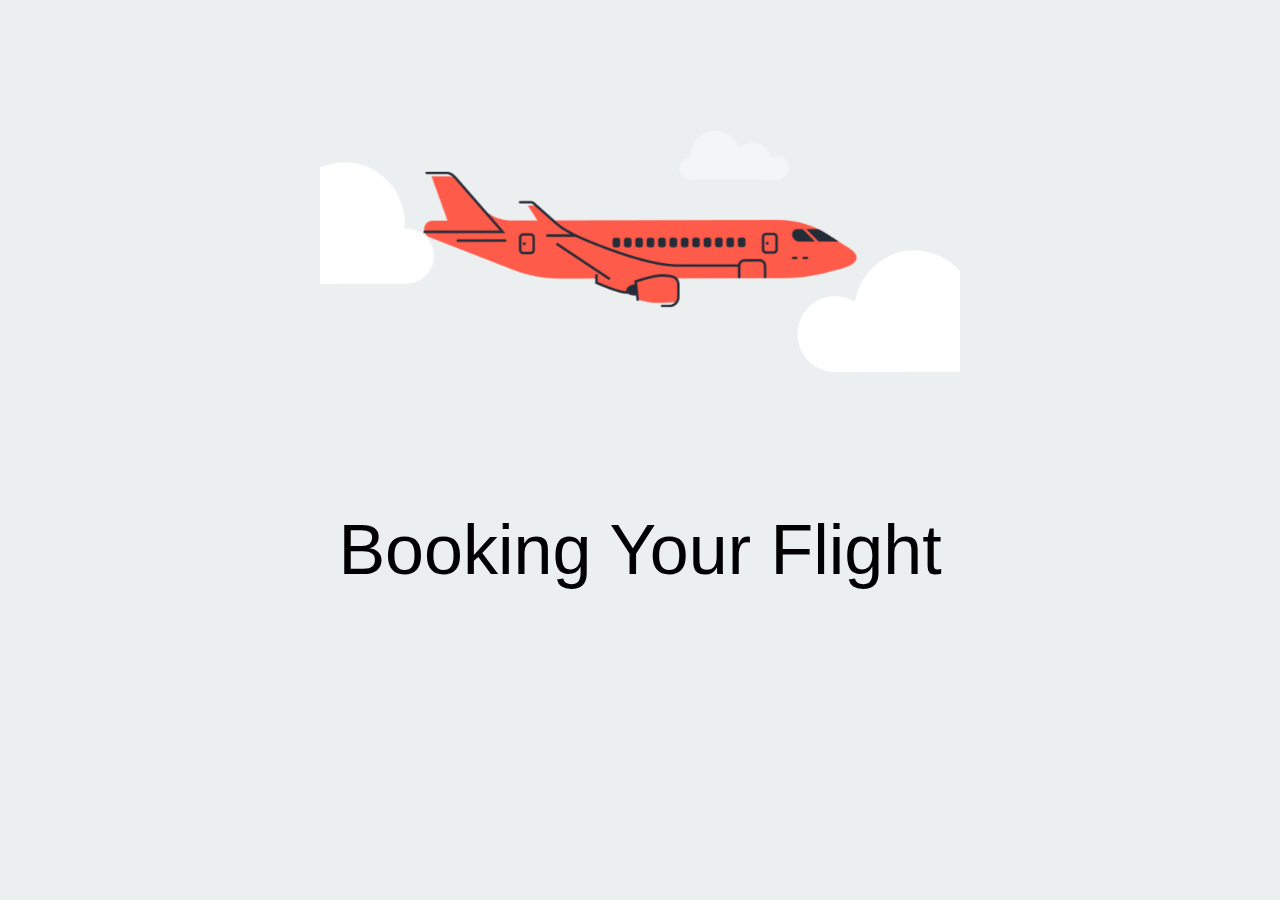
<file: checkout.html>
<!DOCTYPE html>
<html>
<head>
    <meta charset="UTF-8">
    <meta name="viewport" content="width=device-width, initial-scale=1.0">
    <link rel="stylesheet" type="text/css" href="styles/bootstrap4/bootstrap.min.css">
<link href="plugins/font-awesome-4.7.0/css/font-awesome.min.css" rel="stylesheet" type="text/css">
<link rel="stylesheet" type="text/css" href="plugins/OwlCarousel2-2.2.1/owl.carousel.css">
<link rel="stylesheet" type="text/css" href="plugins/OwlCarousel2-2.2.1/owl.theme.default.css">
<link rel="stylesheet" type="text/css" href="plugins/OwlCarousel2-2.2.1/animate.css">
<link rel="stylesheet" type="text/css" href="styles/main_styles.css">
<link rel="stylesheet" type="text/css" href="styles/responsive.css">
<script src="https://code.jquery.com/jquery-3.6.0.min.js"></script>
<link rel="stylesheet" type="text/css" href="styles/responsive.css">
<link rel="stylesheet" type="text/css" href="styles/blog_responsive.css">
<link rel="stylesheet" type="text/css" href="styles/about_responsive.css">
<link rel="stylesheet" type="text/css" href="styles/contact_responsive.css">
<link rel="stylesheet" type="text/css" href="styles/elements_responsive.css">
<link rel="stylesheet" type="text/css" href="styles/offers_responsive.css">
<link rel="stylesheet" type="text/css" href="styles/single_listing_responsive.css">
<link rel="stylesheet" href="styles\checkoutcss.css">
</head>
<body onload="myFunction()" style="margin:0;">

<div id="loader">
    <img src="flight.gif" class="loaderimg">
    <p class="bookf">Booking Your Flight</p>
</div>

<div style="display:none;" id="myDiv" class="animate-bottom">
    <div class="search-box">
        <div class="search-content">
            <div class="trip-type">
                <label for="trip-type">Trip Type</label>
                <select id="trip-type">
                    <option value="one-way">One Way</option>
                    <option value="round-trip">Round Trip</option>
                </select>
            </div>
            <div class="location">
                <label for="from">From</label>
                <input type="text" id="from" placeholder="Pune, India">
            </div>
            <div class="location">
                <label for="to">To</label>
                <input type="text" id="to" placeholder="Mumbai, India">
            </div>
            <div class="dates">
                <label for="depart">Depart</label>
                <input type="date" id="depart" VALUE="2024-22-12">
            </div>
            <div class="dates">
                <label for="return">Return</label>
                <input type="date" id="return" disabled VALUE="2024-24-12">
            </div>
            <div class="passengers">
                <label for="passengers">Passengers</label>
                <input type="number" id="passengers" min="1" value="1">
                <br><br>
            </div>
        </div>
        <button class="book-now-button">Modify Search</button>
    </div>
<div class="container">
    <div class="left-panel">
        <div class="add-hotel-container">
            <div class="add-hotel-header">
                <h2>Add a hotel</h2>
            </div>
        </div>
        <p class="save-money">Save your money, use points</p>
        <div class="hotel-option">
            <div class="hotel-option-item">
                <img src="hotel-logo1.png" alt="ABC Hotel">
                <div class="hotel-info">
                    <a href="CART.html"><h3>Novotel</h3></a>
                    <p><s>Rs. 1,015.50</s> <span class="hotel-price"><br>Rs. 1000</span></p>
                    <button class="add-to-cart" data-name="HOTEL: Novotel" data-price="1000">Add to Cart</button>
                </div>
            </div>
            <div class="hotel-option-item">
                <img src="hotel-logo2.png" alt="MNO Hotels">
                <div class="hotel-info">
                    <a href="CART.html"><h3>Raddison Blu</h3></a>
                    <p><s>Rs. 1,119.00</s> <span class="hotel-price"><br>Rs. 1,100</span></p>
                    <button class="add-to-cart" data-name="HOTEL: Raddison Blu" data-price="1100">Add to Cart</button>
                </div>
            </div>
            <div class="hotel-option-item">
                <img src="hotel-logo1.png" alt="OPQ Hotels">
                <div class="hotel-info">
                    <a href="CART.html"><h3>Hyatt Place</h3></a>
                    <p><s>Rs. 1,142.00</s> <span class="hotel-price"><br>Rs. 1,110</span></p>
                    <button class="add-to-cart" data-name="HOTEL: Hyatt Place" data-price="1110">Add to Cart</button>
                </div>
            </div>
        </div>
        <a href="single_listing.html" class="hotel">See More Hotels</a>
        
<div class="ride-options">
    <h2>Need a Ride?</h2>
    <div class="select-all-container">
        <input type="checkbox" id="select-all">
        <label for="select-all">Select All</label>
        <span class="count">(0/4)</span>
    </div>

    <div class="ride-option-panel">
        <input type="checkbox" class="ride-checkbox">
        <div class="ride-info">
            <label>Cab Type:</label>
            <select class="cab-type-select">
                <option value="hatchback">Hatchback</option>
                <option value="sedan">Sedan</option>
                <option value="suv">SUV</option>
            
            </select><div class="info">
                <div class="p">
            <p >Driver's Name: John Doe</p></div>
            <div class="p2">
            <p>Driver's Rating: 4.5</p></div></div>
            
            <div class="info">
                <div class="p">
            <p>Pickup Time: 10:00 AM</p></div>
            <div class="p2">
            <p>Pickup From</p></div>
            <div class="p2">
            <select class="s">
                <option value="Home">Home</option>
                <option value="Work">Work</option>
                <option value="Other">Other</option>
            </select></div></div>
            <div class="info">
                <div class="p">
                <p>Drop Time: 12:00 PM</p></div>
                <div class="p2">
            <p>Drop At: Mumbai, India</p></div></div>
            </div><div class="img">
            <img class="cab-image" src="images/cab-hatchback.jpg" alt="Cab Image"></div>
    </div>

    <div class="ride-option-panel">
        <input type="checkbox" class="ride-checkbox">
        <div class="ride-info">
            <label>Cab Type:</label>
            <select class="cab-type-select">
                <option value="hatchback">Hatchback</option>
                <option value="sedan">Sedan</option>
                <option value="suv">SUV</option>
            </select><div class="info">
            <div class="p">
            <p>Driver's Name: Jane Smith</p></div>
            <div class="p2">
            <p >Driver's Rating: 4.7</p></div></div>
            <div class="info">
                <div class="p">
            <p>Pickup Time: 11:00 AM</p></div>
            <div class="p2">
            <p >Pickup From: Pune, India</p></div></div>
            <div class="info">
                <div class="p">
            <p>Drop Time: 01:00 PM</p></div>
            <div class="p2">
            <p>Drop At: Mumbai, India</p></div></div>
        </div>
        <img class="cab-image" src="images/cab-hatchback.jpg" alt="Cab Image">
    </div>

    <div class="ride-option-panel">
        <input type="checkbox" class="ride-checkbox">
        <div class="ride-info">
            <label>Cab Type:</label>
            <select class="cab-type-select">
                <option value="hatchback">Hatchback</option>
                <option value="sedan">Sedan</option>
                <option value="suv">SUV</option>
            </select><div class="info">
            <div class="p">
            <p>Driver's Name: Jane Smith</p></div>
            <div class="p2">
            <p >Driver's Rating: 4.7</p></div></div>
            <div class="info">
                <div class="p">
            <p>Pickup Time: 11:00 AM</p></div>
            <div class="p2">
            <p >Pickup From: Pune, India</p></div></div>
            <div class="info">
                <div class="p">
            <p>Drop Time: 01:00 PM</p></div>
            <div class="p2">
            <p>Drop At: Mumbai, India</p></div></div>
        </div>
        <img class="cab-image" src="images/cab-hatchback.jpg" alt="Cab Image">
    </div>

    <div class="ride-option-panel">
        <input type="checkbox" class="ride-checkbox">
    <div class="ride-info">
        <label>Cab Type:</label>
        <select class="cab-type-select">
            <option value="hatchback">Hatchback</option>
            <option value="sedan">Sedan</option>
            <option value="suv">SUV</option>
        
        </select><div class="info">
            <div class="p">
        <p >Driver's Name: John Doe</p></div>
        <div class="p2">
        <p>Driver's Rating: 4.5</p></div></div>

        <div class="info">
            <div class="p">
            <p>Pickup Time: 12:00 PM</p></div>
            <div class="p2">
        <p>Pickup From: Mumbai, India</p></div></div>

        <div class="info">
            <div class="p">
        <p>Drop Time: 10:00 AM</p></div>
        <div class="p2">
        <p>Drop To</p></div>
        <div class="p2">
        <select class="s">
            <option value="Home">Home</option>
            <option value="Work">Work</option>
            <option value="Other">Other</option>
        </select></div></div>
    </div>
        <div class="img">
        <img class="cab-image" src="images/cab-hatchback.jpg" alt="Cab Image"></div>
</div>
</div>
<script>
    // script.js

document.addEventListener('DOMContentLoaded', function() {
    var cabTypeSelects = document.querySelectorAll('.cab-type-select');
    var cabImages = document.querySelectorAll('.cab-image');

    cabTypeSelects.forEach(function(select, index) {
        select.addEventListener('change', function() {
            var selectedCabType = select.value;
            var imagePath = 'images/cab-' + selectedCabType + '.jpg';
            cabImages[index].src = imagePath;
        });
    });
});

</script>

    </div>

    <div class="right-panel">
        <div class="cart">
            <h3>Fare Summary</h3>
            <div class="cart-items">
                <div class="item">
                    <b><U>
                    <h4>FLIGHTS SUBTOTAL</h4></b></U>
                    <p>Rs. 2000</p>
                </div>
                <div class="item"><U>
                    <h4>HOTELS SUBTOTAL</h4></U>
                    <p><Rs class="0"></Rs></p>
                </div>
                <div class="item"><U>
                    <h4>ADDITIONAL OPTIONS SUBTOTAL</h4></U>
                    <p>Rs.0</p>
                </div>
            </div>
            <p class="total-price">Total: Rs. 4000</p>
            <a href="flightfinal.html" class="continue-button">CONTINUE</a>
        </div>
        
        <div class="additional-options">
            <h3>Additional Options</h3>
            <div class="option-item">
                <label> Car rental </label>
                <span>Rs. 2500 : </span>
                <button class="add-to-cart" data-name="Car rental" data-price="2500">Add to Cart</button>
            </div>
            <div class="option-item">
                <label> Tour guide </label>
                <span>Rs. 1000 : </span>
                <button class="add-to-cart" data-name="Tour guide" data-price="1000">Add to Cart</button>
            </div>
            <div class="option-item">
                <label> Insure Trip </label>
                <span>Rs. 750 : </span>
                <button class="add-to-cart" data-name="Meal plan" data-price="750">Add to Cart</button>
            </div>
        </div>
        <a href="tryy.html">
        <button class="book">Go Back</button></a>
    </div>

</div>

<!-- The Popup -->
<div id="myPopup" class="popup">
    <div class="popup-content">
        <span class="close">&times;</span> <!-- Close icon -->
        <h2>Special Offer</h2>
        <p>Book hotel also right now and get an additional 20% discount!</p>
        <button class="popup-button">AVAIL NOW</button> <!-- Centered button -->
    </div>
</div>

<script src="checkoutjs.js"></script>
<footer class="footer">
    <div class="container">
        <div class="row">

            <!-- Footer Column -->
            <div class="col-lg-3 footer_column">
                <div class="footer_col">
                    <div class="footer_content footer_about">
                        <div class="logo_container footer_logo">
                            <div class="logo"><a href="#"><img src="images/logo.png" alt="">FLY++</a></div>
                        </div>
                        <p class="footer_about_text">Lorem ipsum dolor sit amet, consectetur adipiscing elit. Vivamus quis vu lputate eros, iaculis consequat nisl. Nunc et suscipit urna. Integer eleme ntum orci eu vehicula pretium.</p>
                        <ul class="footer_social_list">
                            <li class="footer_social_item"><a href="#"><i class="fa fa-pinterest"></i></a></li>
                            <li class="footer_social_item"><a href="#"><i class="fa fa-facebook-f"></i></a></li>
                            <li class="footer_social_item"><a href="#"><i class="fa fa-twitter"></i></a></li>
                            <li class="footer_social_item"><a href="#"><i class="fa fa-dribbble"></i></a></li>
                            <li class="footer_social_item"><a href="#"><i class="fa fa-behance"></i></a></li>
                        </ul>
                    </div>
                </div>
            </div>

            <!-- Footer Column -->
            <div class="col-lg-3 footer_column">
                <div class="footer_col">
                    <div class="footer_title">blog posts</div>
                    <div class="footer_content footer_blog">
                        
                        <!-- Footer blog item -->
                        <div class="footer_blog_item clearfix">
                            <div class="footer_blog_image"><img src="images/footer_blog_1.jpg" alt="https://unsplash.com/@avidenov"></div>
                            <div class="footer_blog_content">
                                <div class="footer_blog_title"><a href="blog.html">Travel with us this year</a></div>
                                <div class="footer_blog_date">Nov 29, 2017</div>
                            </div>
                        </div>
                        
                        <!-- Footer blog item -->
                        <div class="footer_blog_item clearfix">
                            <div class="footer_blog_image"><img src="images/footer_blog_2.jpg" alt="https://unsplash.com/@deannaritchie"></div>
                            <div class="footer_blog_content">
                                <div class="footer_blog_title"><a href="blog.html">New destinations for you</a></div>
                                <div class="footer_blog_date">Nov 29, 2017</div>
                            </div>
                        </div>

                        <!-- Footer blog item -->
                        <div class="footer_blog_item clearfix">
                            <div class="footer_blog_image"><img src="images/footer_blog_3.jpg" alt="https://unsplash.com/@bergeryap87"></div>
                            <div class="footer_blog_content">
                                <div class="footer_blog_title"><a href="blog.html">Travel with us this year</a></div>
                                <div class="footer_blog_date">Nov 29, 2017</div>
                            </div>
                        </div>

                    </div>
                </div>
            </div>

            <!-- Footer Column -->
            <div class="col-lg-3 footer_column">
                <div class="footer_col">
                    <div class="footer_title">tags</div>
                    <div class="footer_content footer_tags">
                        <ul class="tags_list clearfix">
                            <li class="tag_item"><a href="#">design</a></li>
                            <li class="tag_item"><a href="#">fashion</a></li>
                            <li class="tag_item"><a href="#">music</a></li>
                            <li class="tag_item"><a href="#">video</a></li>
                            <li class="tag_item"><a href="#">party</a></li>
                            <li class="tag_item"><a href="#">photography</a></li>
                            <li class="tag_item"><a href="#">adventure</a></li>
                            <li class="tag_item"><a href="#">travel</a></li>
                        </ul>
                    </div>
                </div>
            </div>

            <!-- Footer Column -->
            <div class="col-lg-3 footer_column">
                <div class="footer_col">
                    <div class="footer_title">contact info</div>
                    <div class="footer_content footer_contact">
                        <ul class="contact_info_list">
                            <li class="contact_info_item d-flex flex-row">
                                <div><div class="contact_info_icon"><img src="images/placeholder.svg" alt=""></div></div>
                                <div class="contact_info_text">601-602, 6TH floor, Emaar, MGF Capital Tower 1, Sikanderpur, Sector-26, Gurugram, Haryana 122002</div>
                            </li>
                            <li class="contact_info_item d-flex flex-row">
                                <div><div class="contact_info_icon"><img src="images/phone-call.svg" alt=""></div></div>
                                <div class="contact_info_text">2556-808-8613</div>
                            </li>
                            <li class="contact_info_item d-flex flex-row">
                                <div><div class="contact_info_icon"><img src="images/message.svg" alt=""></div></div>
                                <div class="contact_info_text"><a href="mailto:hello@aionos.ai?Subject=Hello" target="_top">hello@aionos.ai</a></div>
                            </li>
                            <li class="contact_info_item d-flex flex-row">
                                <div><div class="contact_info_icon"><img src="images/planet-earth.svg" alt=""></div></div>
                                <div class="contact_info_text"><a href="https://aionos.io/">https://aionos.io/</a></div>
                            </li>
                        </ul>
                    </div>
                </div>
            </div>

        </div>
    </div>
    
</div>
</footer>
<script>
var myVar;

function myFunction() {
  myVar = setTimeout(showPage, 1000);
}

function showPage() {
  document.getElementById("loader").style.display = "none";
  document.getElementById("myDiv").style.display = "block";
}
</script>

</body>
</html>
</file>
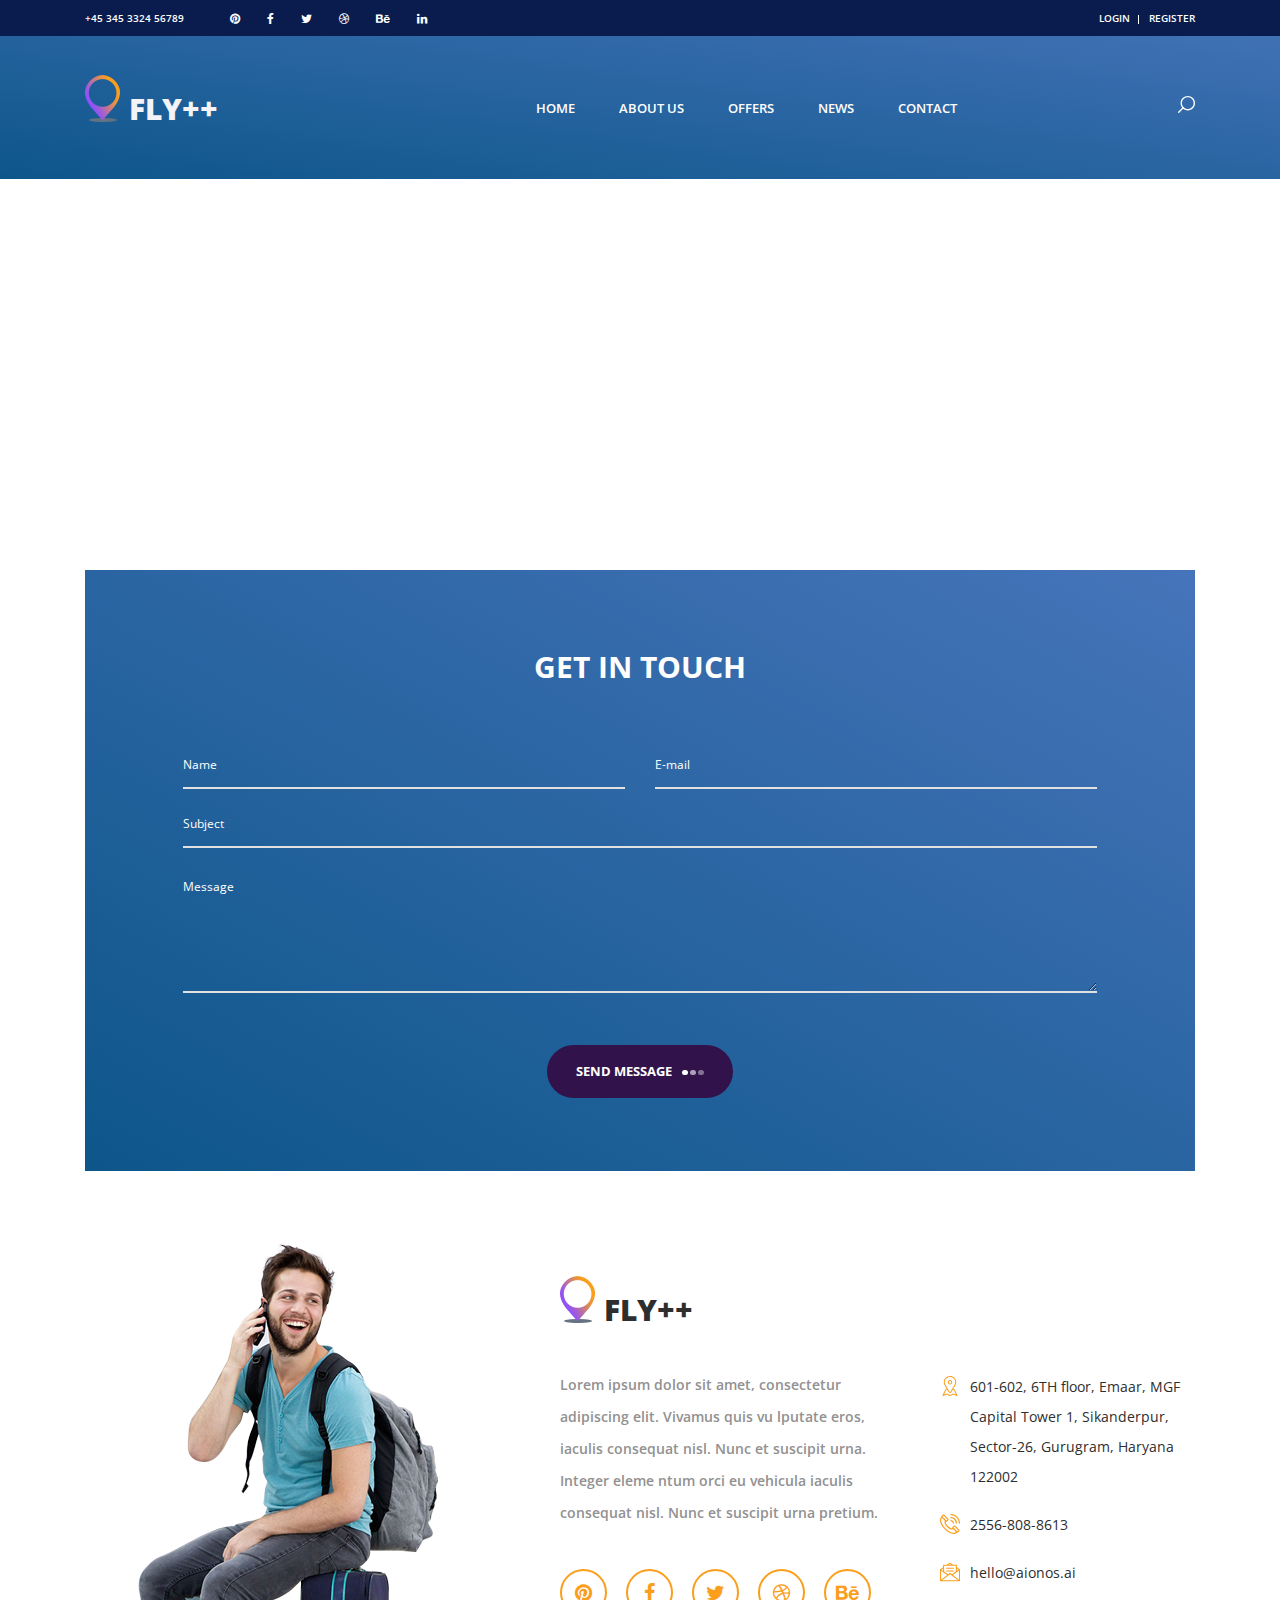
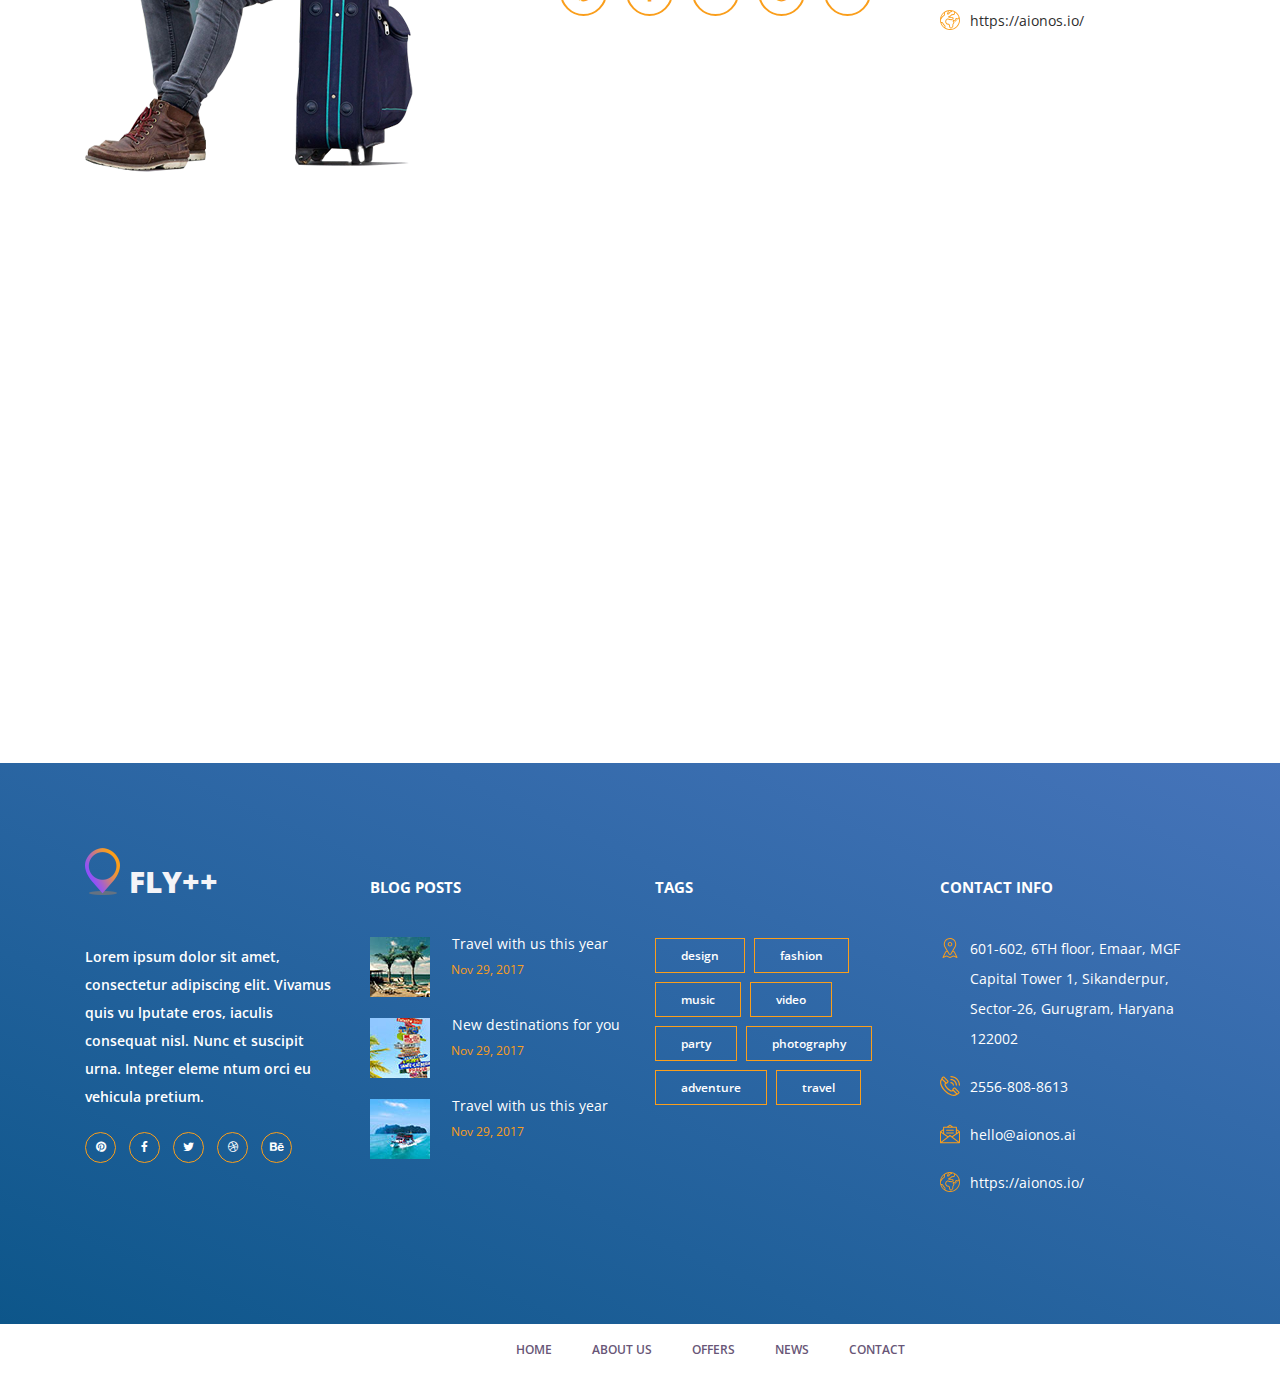
<file: contact.html>
<!DOCTYPE html>
<html lang="en">
<head>
<title>Contact</title>
<meta charset="utf-8">
<meta http-equiv="X-UA-Compatible" content="IE=edge">
<meta name="description" content="FLY++ Project">
<meta name="viewport" content="width=device-width, initial-scale=1">
<link rel="stylesheet" type="text/css" href="styles/bootstrap4/bootstrap.min.css">
<link href="plugins/font-awesome-4.7.0/css/font-awesome.min.css" rel="stylesheet" type="text/css">
<link rel="stylesheet" type="text/css" href="styles/contact_styles.css">
<link rel="stylesheet" type="text/css" href="styles/contact_responsive.css">
</head>

<body>

<div class="super_container">
	
	<!-- Header -->

	<header class="header">

		<!-- Top Bar -->

		<div class="top_bar">
			<div class="container">
				<div class="row">
					<div class="col d-flex flex-row">
						<div class="phone">+45 345 3324 56789</div>
						<div class="social">
							<ul class="social_list">
								<li class="social_list_item"><a href="#"><i class="fa fa-pinterest" aria-hidden="true"></i></a></li>
								<li class="social_list_item"><a href="#"><i class="fa fa-facebook" aria-hidden="true"></i></a></li>
								<li class="social_list_item"><a href="#"><i class="fa fa-twitter" aria-hidden="true"></i></a></li>
								<li class="social_list_item"><a href="#"><i class="fa fa-dribbble" aria-hidden="true"></i></a></li>
								<li class="social_list_item"><a href="#"><i class="fa fa-behance" aria-hidden="true"></i></a></li>
								<li class="social_list_item"><a href="#"><i class="fa fa-linkedin" aria-hidden="true"></i></a></li>
							</ul>
						</div>
						<div class="user_box ml-auto">
							<div class="user_box_login user_box_link"><a href="#">login</a></div>
							<div class="user_box_register user_box_link"><a href="#">register</a></div>
						</div>
					</div>
				</div>
			</div>		
		</div>

		<!-- Main Navigation -->

		<nav class="main_nav">
			<div class="container">
				<div class="row">
					<div class="col main_nav_col d-flex flex-row align-items-center justify-content-start">
						<div class="logo_container">
							<div class="logo"><a href="#"><img src="images/logo.png" alt="">FLY++</a></div>
						</div>
						<div class="main_nav_container ml-auto">
							<ul class="main_nav_list">
								<li class="main_nav_item"><a href="index.html">home</a></li>
								<li class="main_nav_item"><a href="about.html">about us</a></li>
								<li class="main_nav_item"><a href="offers.html">offers</a></li>
								<li class="main_nav_item"><a href="blog.html">news</a></li>
								<li class="main_nav_item"><a href="#">contact</a></li>
							</ul>
						</div>
						<div class="content_search ml-lg-0 ml-auto">
							<svg version="1.1" id="Layer_1" xmlns="http://www.w3.org/2000/svg" xmlns:xlink="http://www.w3.org/1999/xlink" x="0px" y="0px"
							width="17px" height="17px" viewBox="0 0 512 512" enable-background="new 0 0 512 512" xml:space="preserve">
								<g>
									<g>
										<g>
											<path class="mag_glass" fill="#FFFFFF" d="M78.438,216.78c0,57.906,22.55,112.343,63.493,153.287c40.945,40.944,95.383,63.494,153.287,63.494
											s112.344-22.55,153.287-63.494C489.451,329.123,512,274.686,512,216.78c0-57.904-22.549-112.342-63.494-153.286
											C407.563,22.549,353.124,0,295.219,0c-57.904,0-112.342,22.549-153.287,63.494C100.988,104.438,78.439,158.876,78.438,216.78z
											M119.804,216.78c0-96.725,78.69-175.416,175.415-175.416s175.418,78.691,175.418,175.416
											c0,96.725-78.691,175.416-175.416,175.416C198.495,392.195,119.804,313.505,119.804,216.78z"/>
										</g>
									</g>
									<g>
										<g>
											<path class="mag_glass" fill="#FFFFFF" d="M6.057,505.942c4.038,4.039,9.332,6.058,14.625,6.058s10.587-2.019,14.625-6.058L171.268,369.98
											c8.076-8.076,8.076-21.172,0-29.248c-8.076-8.078-21.172-8.078-29.249,0L6.057,476.693
											C-2.019,484.77-2.019,497.865,6.057,505.942z"/>
										</g>
									</g>
								</g>
							</svg>
						</div>

						<form id="search_form" class="search_form bez_1">
							<input type="search" class="search_content_input bez_1">
						</form>
						
						<div class="hamburger">
							<i class="fa fa-bars trans_200"></i>
						</div>
					</div>
				</div>
			</div>	
		</nav>

	</header>

	<div class="menu trans_500">
		<div class="menu_content d-flex flex-column align-items-center justify-content-center text-center">
			<div class="menu_close_container"><div class="menu_close"></div></div>
			<div class="logo menu_logo"><a href="#"><img src="images/logo.png" alt=""></a></div>
			<ul>
				<li class="menu_item"><a href="index.html">home</a></li>
				<li class="menu_item"><a href="about.html">about us</a></li>
				<li class="menu_item"><a href="offers.html">offers</a></li>
				<li class="menu_item"><a href="blog.html">news</a></li>
				<li class="menu_item"><a href="#">contact</a></li>
			</ul>
		</div>
	</div>

	<!-- Home -->

	<div class="home">
		<div class="home_background parallax-window" data-parallax="scroll" data-image-src="images/contact_background.jpg"></div>
		<div class="home_content">
			<div class="home_title">contact</div>
		</div>
	</div>

	<!-- Contact -->

	<div class="contact_form_section">
		<div class="container">
			<div class="row">
				<div class="col">

					<!-- Contact Form -->
					<div class="contact_form_container">
						<div class="contact_title text-center">get in touch</div>
						<form action="#" id="contact_form" class="contact_form text-center">
							<input type="text" id="contact_form_name" class="contact_form_name input_field" placeholder="Name" required="required" data-error="Name is required.">
							<input type="text" id="contact_form_email" class="contact_form_email input_field" placeholder="E-mail" required="required" data-error="Email is required.">
							<input type="text" id="contact_form_subject" class="contact_form_subject input_field" placeholder="Subject" required="required" data-error="Subject is required.">
							<textarea id="contact_form_message" class="text_field contact_form_message" name="message" rows="4" placeholder="Message" required="required" data-error="Please, write us a message."></textarea>
							<button type="submit" id="form_submit_button" class="form_submit_button button trans_200">send message<span></span><span></span><span></span></button>
						</form>
					</div>

				</div>
			</div>
		</div>
	</div>

	<!-- About -->
	<div class="about">
		<div class="container">
			<div class="row">
				<div class="col-lg-5">
					
					<!-- About - Image -->

					<div class="about_image">
						<img src="images/man.png" alt="">
					</div>

				</div>

				<div class="col-lg-4">
					
					<!-- About - Content -->

					<div class="about_content">
						<div class="logo_container about_logo">
							<div class="logo"><a href="#"><img src="images/logo.png" alt="">FLY++</a></div>
						</div>
						<p class="about_text">Lorem ipsum dolor sit amet, consectetur adipiscing elit. Vivamus quis vu lputate eros, iaculis consequat nisl. Nunc et suscipit urna. Integer eleme ntum orci eu vehicula iaculis consequat nisl. Nunc et suscipit urna pretium.</p>
						<ul class="about_social_list">
							<li class="about_social_item"><a href="#"><i class="fa fa-pinterest"></i></a></li>
							<li class="about_social_item"><a href="#"><i class="fa fa-facebook-f"></i></a></li>
							<li class="about_social_item"><a href="#"><i class="fa fa-twitter"></i></a></li>
							<li class="about_social_item"><a href="#"><i class="fa fa-dribbble"></i></a></li>
							<li class="about_social_item"><a href="#"><i class="fa fa-behance"></i></a></li>
						</ul>
					</div>

				</div>

				<div class="col-lg-3">
					
					<!-- About Info -->

					<div class="about_info">
						<ul class="contact_info_list">
							<li class="contact_info_item d-flex flex-row">
								<div><div class="contact_info_icon"><img src="images/placeholder.svg" alt=""></div></div>
								<div class="contact_info_text">601-602, 6TH floor, Emaar, MGF Capital Tower 1, Sikanderpur, Sector-26, Gurugram, Haryana 122002</div>
							</li>
							<li class="contact_info_item d-flex flex-row">
								<div><div class="contact_info_icon"><img src="images/phone-call.svg" alt=""></div></div>
								<div class="contact_info_text">2556-808-8613</div>
							</li>
							<li class="contact_info_item d-flex flex-row">
								<div><div class="contact_info_icon"><img src="images/message.svg" alt=""></div></div>
								<div class="contact_info_text"><a href="mailto:hello@aionos.ai?Subject=Hello" target="_top">hello@aionos.ai</a></div>
							</li>
							<li class="contact_info_item d-flex flex-row">
								<div><div class="contact_info_icon"><img src="images/planet-earth.svg" alt=""></div></div>
								<div class="contact_info_text"><a href="https://aionos.io/">https://aionos.io/</a></div>
							</li>
						</ul>
					</div>

				</div>

			</div>
		</div>
	</div>

	<!-- Google Map -->
		
	<div class="FLY++_map">
		<div id="google_map" class="google_map">
			<div class="map_container">
				<div id="map"></div>
			</div>
		</div>
	</div>

		<!-- Footer -->

	<footer class="footer">
		<div class="container">
			<div class="row">

				<!-- Footer Column -->
				<div class="col-lg-3 footer_column">
					<div class="footer_col">
						<div class="footer_content footer_about">
							<div class="logo_container footer_logo">
								<div class="logo"><a href="#"><img src="images/logo.png" alt="">FLY++</a></div>
							</div>
							<p class="footer_about_text">Lorem ipsum dolor sit amet, consectetur adipiscing elit. Vivamus quis vu lputate eros, iaculis consequat nisl. Nunc et suscipit urna. Integer eleme ntum orci eu vehicula pretium.</p>
							<ul class="footer_social_list">
								<li class="footer_social_item"><a href="#"><i class="fa fa-pinterest"></i></a></li>
								<li class="footer_social_item"><a href="#"><i class="fa fa-facebook-f"></i></a></li>
								<li class="footer_social_item"><a href="#"><i class="fa fa-twitter"></i></a></li>
								<li class="footer_social_item"><a href="#"><i class="fa fa-dribbble"></i></a></li>
								<li class="footer_social_item"><a href="#"><i class="fa fa-behance"></i></a></li>
							</ul>
						</div>
					</div>
				</div>

				<!-- Footer Column -->
				<div class="col-lg-3 footer_column">
					<div class="footer_col">
						<div class="footer_title">blog posts</div>
						<div class="footer_content footer_blog">
							
							<!-- Footer blog item -->
							<div class="footer_blog_item clearfix">
								<div class="footer_blog_image"><img src="images/footer_blog_1.jpg" alt="https://unsplash.com/@avidenov"></div>
								<div class="footer_blog_content">
									<div class="footer_blog_title"><a href="blog.html">Travel with us this year</a></div>
									<div class="footer_blog_date">Nov 29, 2017</div>
								</div>
							</div>
							
							<!-- Footer blog item -->
							<div class="footer_blog_item clearfix">
								<div class="footer_blog_image"><img src="images/footer_blog_2.jpg" alt="https://unsplash.com/@deannaritchie"></div>
								<div class="footer_blog_content">
									<div class="footer_blog_title"><a href="blog.html">New destinations for you</a></div>
									<div class="footer_blog_date">Nov 29, 2017</div>
								</div>
							</div>

							<!-- Footer blog item -->
							<div class="footer_blog_item clearfix">
								<div class="footer_blog_image"><img src="images/footer_blog_3.jpg" alt="https://unsplash.com/@bergeryap87"></div>
								<div class="footer_blog_content">
									<div class="footer_blog_title"><a href="blog.html">Travel with us this year</a></div>
									<div class="footer_blog_date">Nov 29, 2017</div>
								</div>
							</div>

						</div>
					</div>
				</div>

				<!-- Footer Column -->
				<div class="col-lg-3 footer_column">
					<div class="footer_col">
						<div class="footer_title">tags</div>
						<div class="footer_content footer_tags">
							<ul class="tags_list clearfix">
								<li class="tag_item"><a href="#">design</a></li>
								<li class="tag_item"><a href="#">fashion</a></li>
								<li class="tag_item"><a href="#">music</a></li>
								<li class="tag_item"><a href="#">video</a></li>
								<li class="tag_item"><a href="#">party</a></li>
								<li class="tag_item"><a href="#">photography</a></li>
								<li class="tag_item"><a href="#">adventure</a></li>
								<li class="tag_item"><a href="#">travel</a></li>
							</ul>
						</div>
					</div>
				</div>

				<!-- Footer Column -->
				<div class="col-lg-3 footer_column">
					<div class="footer_col">
						<div class="footer_title">contact info</div>
						<div class="footer_content footer_contact">
							<ul class="contact_info_list">
								<li class="contact_info_item d-flex flex-row">
									<div><div class="contact_info_icon"><img src="images/placeholder.svg" alt=""></div></div>
									<div class="contact_info_text">601-602, 6TH floor, Emaar, MGF Capital Tower 1, Sikanderpur, Sector-26, Gurugram, Haryana 122002</div>
								</li>
								<li class="contact_info_item d-flex flex-row">
									<div><div class="contact_info_icon"><img src="images/phone-call.svg" alt=""></div></div>
									<div class="contact_info_text">2556-808-8613</div>
								</li>
								<li class="contact_info_item d-flex flex-row">
									<div><div class="contact_info_icon"><img src="images/message.svg" alt=""></div></div>
									<div class="contact_info_text"><a href="mailto:hello@aionos.ai?Subject=Hello" target="_top">hello@aionos.ai</a></div>
								</li>
								<li class="contact_info_item d-flex flex-row">
									<div><div class="contact_info_icon"><img src="images/planet-earth.svg" alt=""></div></div>
									<div class="contact_info_text"><a href="https://aionos.io/">https://aionos.io/</a></div>
								</li>
							</ul>
						</div>
					</div>
				</div>

			</div>
		</div>
	</footer>

	<!-- Copyright -->


				<div class="col-lg-9 order-lg-2 order-1">
					<div class="footer_nav_container d-flex flex-row align-items-center justify-content-lg-end">
						<div class="footer_nav">
							<ul class="footer_nav_list">
								<li class="footer_nav_item"><a href="#">home</a></li>
								<li class="footer_nav_item"><a href="about.html">about us</a></li>
								<li class="footer_nav_item"><a href="offers.html">offers</a></li>
								<li class="footer_nav_item"><a href="blog.html">news</a></li>
								<li class="footer_nav_item"><a href="contact.html">contact</a></li>
							</ul>
						</div>
					</div>
				</div>
			</div>
		</div>
	</div>

</div>

<script src="js/jquery-3.2.1.min.js"></script>
<script src="styles/bootstrap4/popper.js"></script>
<script src="styles/bootstrap4/bootstrap.min.js"></script>
<script src="plugins/OwlCarousel2-2.2.1/owl.carousel.js"></script>
<script src="plugins/easing/easing.js"></script>
<script src="js/custom.js"></script>

</body>

</html>
</file>
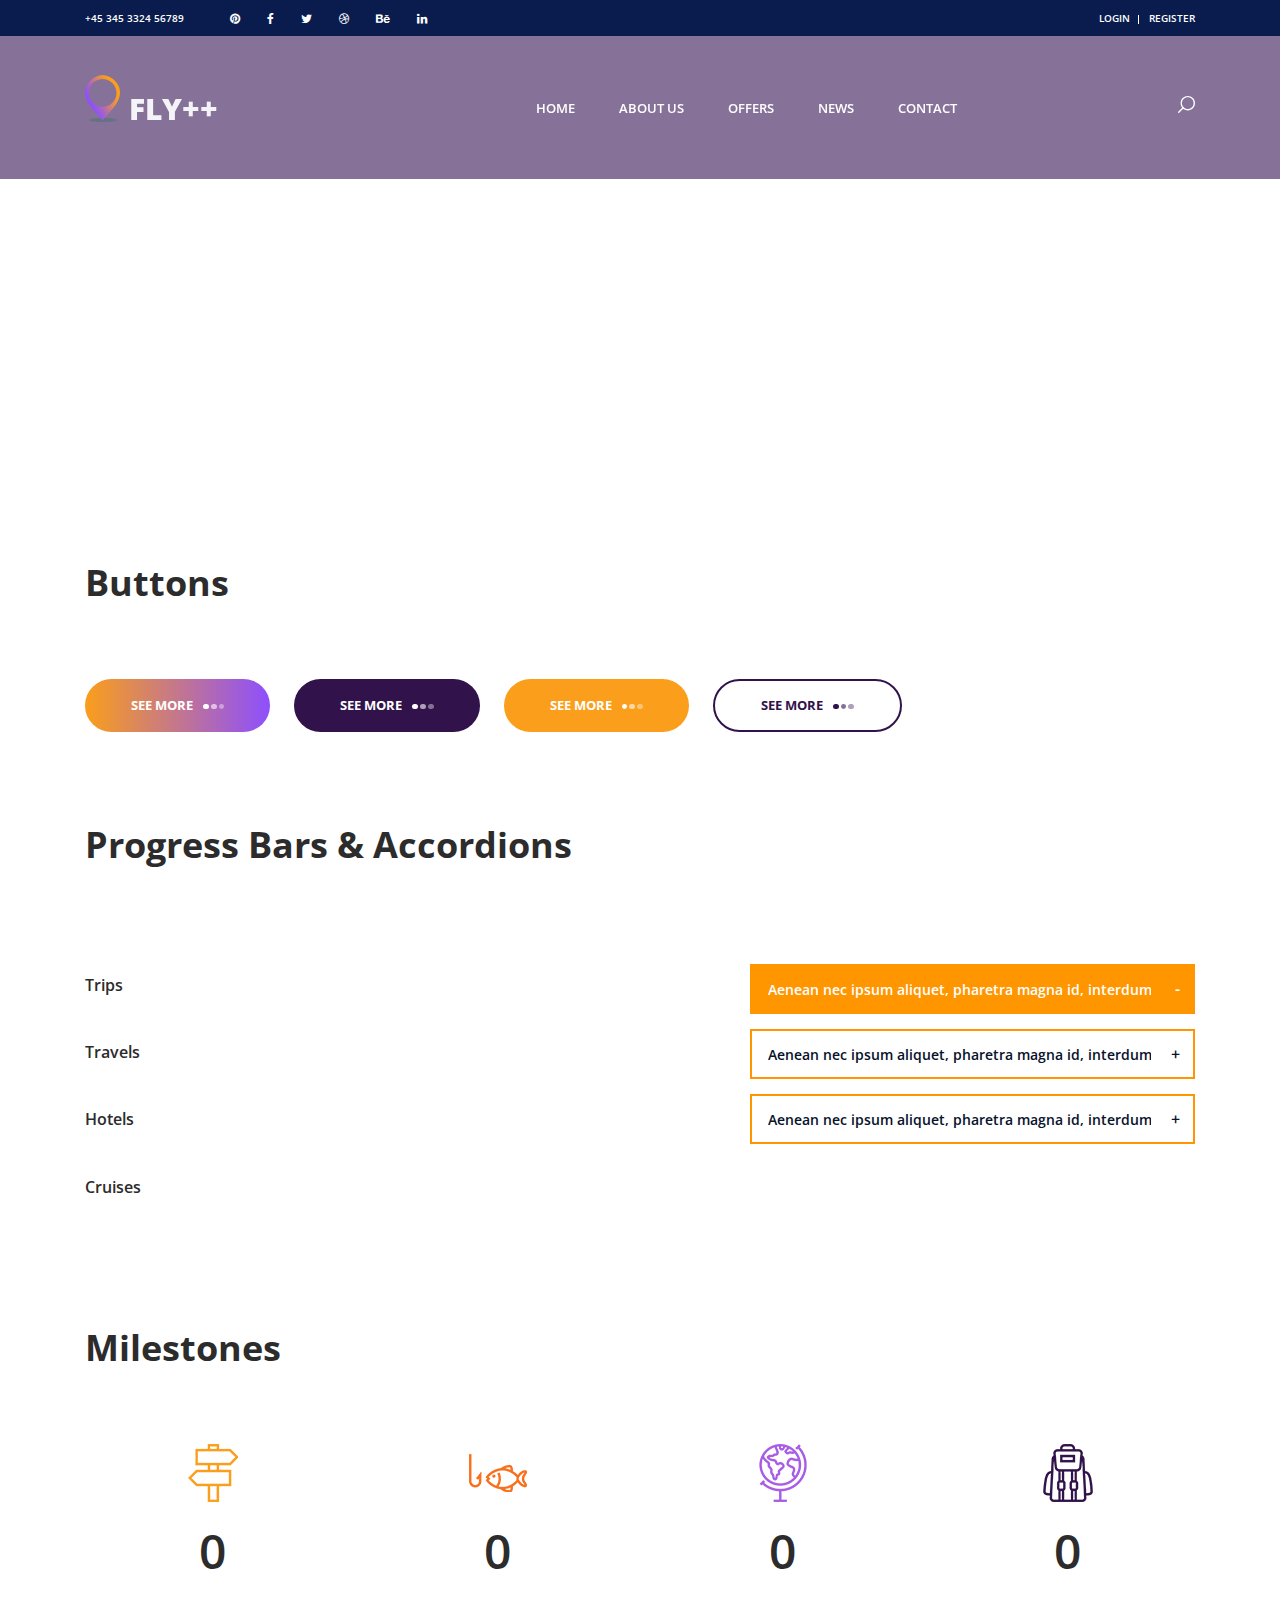
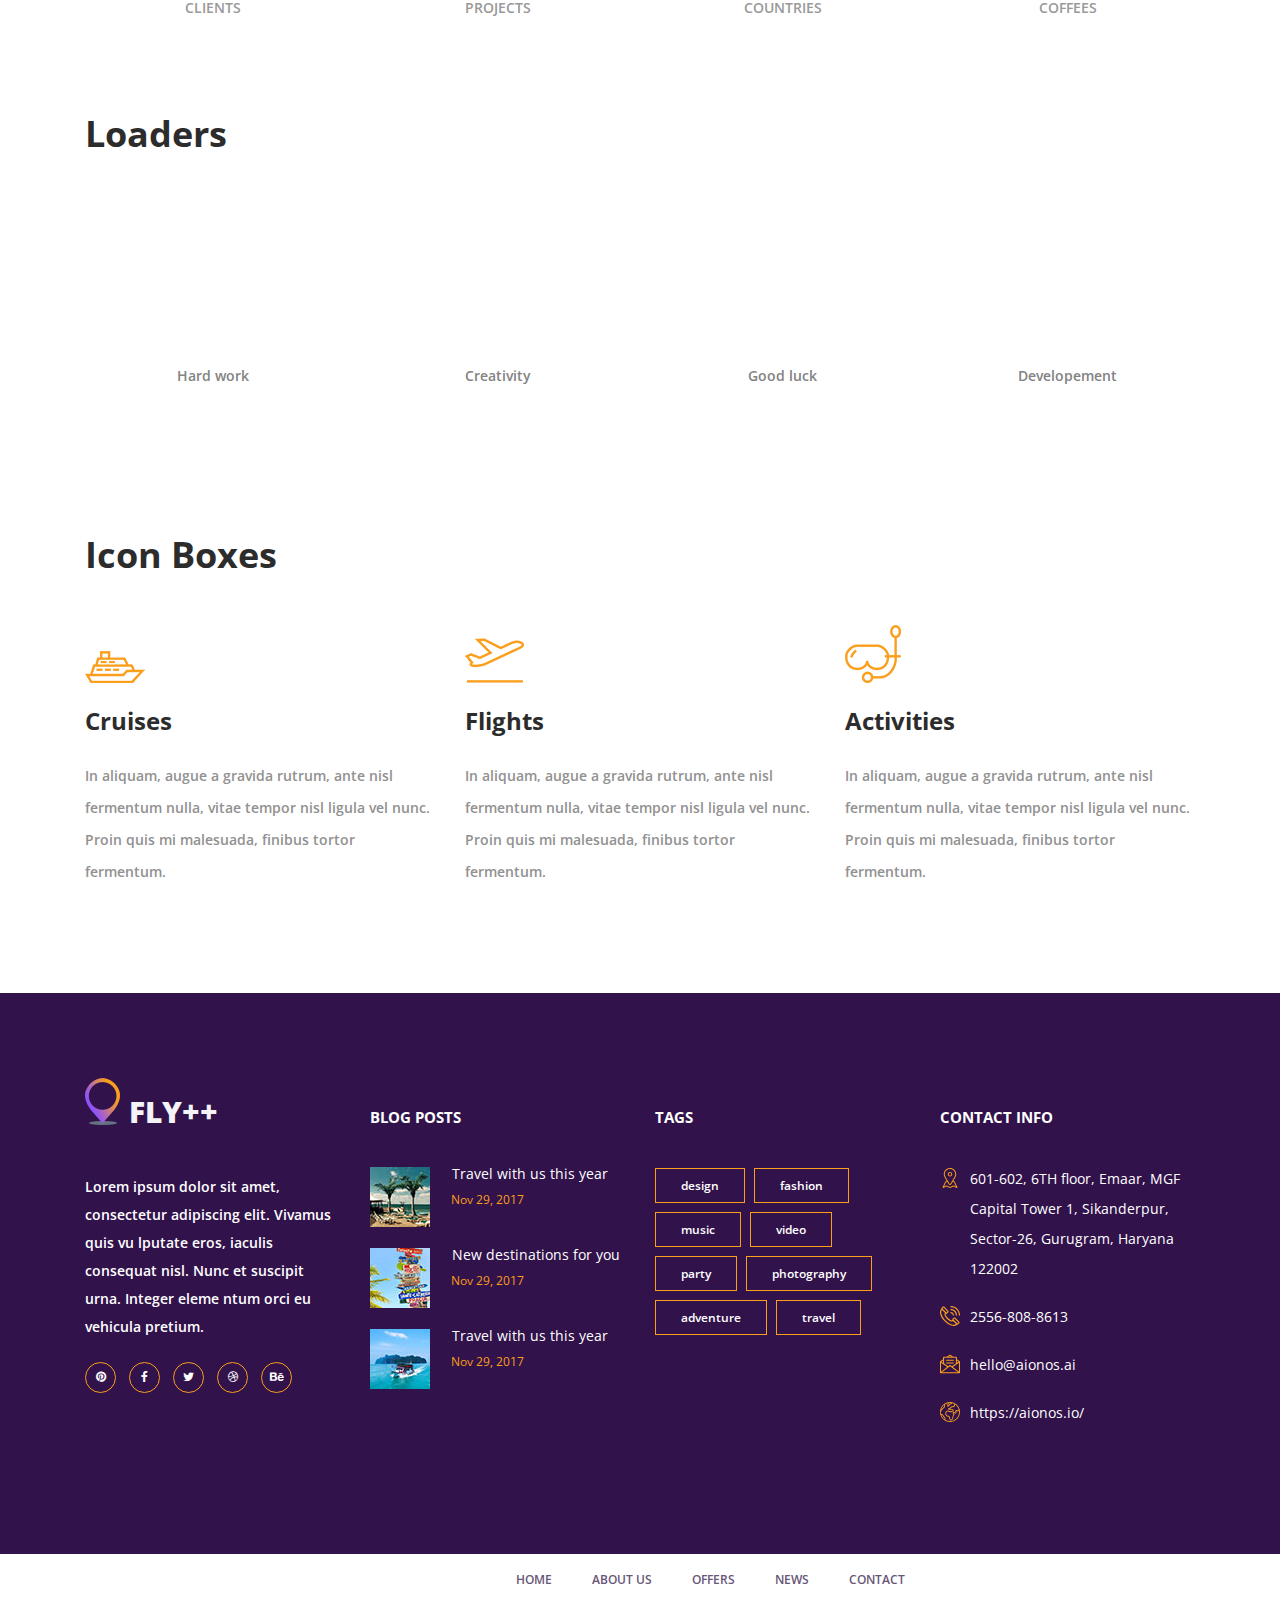
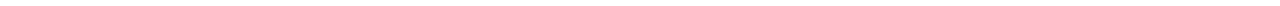
<file: elements.html>
<!DOCTYPE html>
<html lang="en">
<head>
<title>Elements</title>
<meta charset="utf-8">
<meta http-equiv="X-UA-Compatible" content="IE=edge">
<meta name="description" content="FLY++ Project">
<meta name="viewport" content="width=device-width, initial-scale=1">
<link rel="stylesheet" type="text/css" href="styles/bootstrap4/bootstrap.min.css">
<link href="plugins/font-awesome-4.7.0/css/font-awesome.min.css" rel="stylesheet" type="text/css">
<link rel="stylesheet" type="text/css" href="styles/elements_styles.css">
<link rel="stylesheet" type="text/css" href="styles/elements_responsive.css">
</head>

<body>

<div class="super_container">
	
	<!-- Header -->

	<header class="header">

		<!-- Top Bar -->

		<div class="top_bar">
			<div class="container">
				<div class="row">
					<div class="col d-flex flex-row">
						<div class="phone">+45 345 3324 56789</div>
						<div class="social">
							<ul class="social_list">
								<li class="social_list_item"><a href="#"><i class="fa fa-pinterest" aria-hidden="true"></i></a></li>
								<li class="social_list_item"><a href="#"><i class="fa fa-facebook" aria-hidden="true"></i></a></li>
								<li class="social_list_item"><a href="#"><i class="fa fa-twitter" aria-hidden="true"></i></a></li>
								<li class="social_list_item"><a href="#"><i class="fa fa-dribbble" aria-hidden="true"></i></a></li>
								<li class="social_list_item"><a href="#"><i class="fa fa-behance" aria-hidden="true"></i></a></li>
								<li class="social_list_item"><a href="#"><i class="fa fa-linkedin" aria-hidden="true"></i></a></li>
							</ul>
						</div>
						<div class="user_box ml-auto">
							<div class="user_box_login user_box_link"><a href="#">login</a></div>
							<div class="user_box_register user_box_link"><a href="#">register</a></div>
						</div>
					</div>
				</div>
			</div>		
		</div>

		<!-- Main Navigation -->

		<nav class="main_nav">
			<div class="container">
				<div class="row">
					<div class="col main_nav_col d-flex flex-row align-items-center justify-content-start">
						<div class="logo_container">
							<div class="logo"><a href="#"><img src="images/logo.png" alt="">FLY++</a></div>
						</div>
						<div class="main_nav_container ml-auto">
							<ul class="main_nav_list">
								<li class="main_nav_item"><a href="index.html">home</a></li>
								<li class="main_nav_item"><a href="about.html">about us</a></li>
								<li class="main_nav_item"><a href="offers.html">offers</a></li>
								<li class="main_nav_item"><a href="blog.html">news</a></li>
								<li class="main_nav_item"><a href="contact.html">contact</a></li>
							</ul>
						</div>
						<div class="content_search ml-lg-0 ml-auto">
							<svg version="1.1" id="Layer_1" xmlns="http://www.w3.org/2000/svg" xmlns:xlink="http://www.w3.org/1999/xlink" x="0px" y="0px"
							width="17px" height="17px" viewBox="0 0 512 512" enable-background="new 0 0 512 512" xml:space="preserve">
								<g>
									<g>
										<g>
											<path class="mag_glass" fill="#FFFFFF" d="M78.438,216.78c0,57.906,22.55,112.343,63.493,153.287c40.945,40.944,95.383,63.494,153.287,63.494
											s112.344-22.55,153.287-63.494C489.451,329.123,512,274.686,512,216.78c0-57.904-22.549-112.342-63.494-153.286
											C407.563,22.549,353.124,0,295.219,0c-57.904,0-112.342,22.549-153.287,63.494C100.988,104.438,78.439,158.876,78.438,216.78z
											M119.804,216.78c0-96.725,78.69-175.416,175.415-175.416s175.418,78.691,175.418,175.416
											c0,96.725-78.691,175.416-175.416,175.416C198.495,392.195,119.804,313.505,119.804,216.78z"/>
										</g>
									</g>
									<g>
										<g>
											<path class="mag_glass" fill="#FFFFFF" d="M6.057,505.942c4.038,4.039,9.332,6.058,14.625,6.058s10.587-2.019,14.625-6.058L171.268,369.98
											c8.076-8.076,8.076-21.172,0-29.248c-8.076-8.078-21.172-8.078-29.249,0L6.057,476.693
											C-2.019,484.77-2.019,497.865,6.057,505.942z"/>
										</g>
									</g>
								</g>
							</svg>
						</div>

						<form id="search_form" class="search_form bez_1">
							<input type="search" class="search_content_input bez_1">
						</form>
						
						<div class="hamburger">
							<i class="fa fa-bars trans_200"></i>
						</div>
					</div>
				</div>
			</div>	
		</nav>

	</header>

	<div class="menu trans_500">
		<div class="menu_content d-flex flex-column align-items-center justify-content-center text-center">
			<div class="menu_close_container"><div class="menu_close"></div></div>
			<div class="logo menu_logo"><a href="#"><img src="images/logo.png" alt=""></a></div>
			<ul>
				<li class="menu_item"><a href="index.html">home</a></li>
				<li class="menu_item"><a href="about.html">about us</a></li>
				<li class="menu_item"><a href="offers.html">offers</a></li>
				<li class="menu_item"><a href="blog.html">news</a></li>
				<li class="menu_item"><a href="contact.html">contact</a></li>
			</ul>
		</div>
	</div>

	<!-- Home -->

	<div class="home">
		<div class="home_background parallax-window" data-parallax="scroll" data-image-src="images/elements_background.jpg"></div>
		<div class="home_content">
			<div class="home_title">elements</div>
		</div>
	</div>

	<!-- Elements -->

	<div class="elements">
		<div class="container">
			<div class="row">
				<div class="col">
					
					<!-- Buttons -->
					<div class="buttons">
						<div class="row">
							<div class="col">
								<div class="elements_title">Buttons</div>
								<div class="buttons_container">
									<div class="button"><div class="button_bcg"></div><a href="#">see more<span></span><span></span><span></span></a></div>
									<div class="button button_color_1 trans_200"><a href="#">see more<span></span><span></span><span></span></a></div>
									<div class="button button_color_2 trans_200"><a href="#">see more<span></span><span></span><span></span></a></div>
									<div class="button button_line_1 trans_200"><a href="#" class="trans_200">see more<span></span><span></span><span></span></a></div>
								</div>
							</div>
						</div>
					</div>

					<!-- Progress Bars and Accordions -->

					<div class="pbars_accordions">
						<div class="row">
							<div class="col-lg-12">
								<div class="elements_title">Progress Bars & Accordions</div>
							</div>
						</div>

						<div class="row pbars_accordions_container">

							<!-- Progress Bars & Accordions -->

							<div class="col-lg-7">
								
								<!-- Progress Bars -->
								<div class="elements_progress_bars">

									<div class="pbar_container">
										<ul class="progress_bar_container col_12 clearfix">
											<li class="pb_item clearfix">
												<div class="pb_item_title">
													<h4>Trips</h4>
												</div>
												<div class="pb_item_content">
													<div id="skill_1_pbar" class="skill_bars" data-perc="0.72" data-color="#31124b"></div>
												</div>
											</li>
											<li class="pb_item clearfix">
												<div class="pb_item_title">
													<h4>Travels</h4>
												</div>
												<div class="pb_item_content">
													<div id="skill_2_pbar" class="skill_bars" data-perc="0.89" data-color="#a95ce4"></div>
												</div>
											</li>
											<li class="pb_item clearfix">
												<div class="pb_item_title">
													<h4>Hotels</h4>
												</div>
												<div class="pb_item_content">
													<div id="skill_3_pbar" class="skill_bars" data-perc="0.32" data-color="#fa6f1b"></div>
												</div>
											</li>
											<li class="pb_item clearfix">
												<div class="pb_item_title">
													<h4>Cruises</h4>
												</div>
												<div class="pb_item_content">
													<div id="skill_4_pbar" class="skill_bars" data-perc="0.92" data-color="#fa9e1b"></div>
												</div>
											</li>
										</ul>
									</div>

								</div>
							</div>

							<div class="col-lg-5">

								<!-- Accordions -->
								<div class="elements_accordions">

									<div class="accordion_container">
										<div class="accordion d-flex flex-row align-items-center active"><div>Aenean nec ipsum aliquet, pharetra magna id, interdum</div></div>
										<div class="accordion_panel">
											<p>Lorem ipsum dolor sit amet, consectetur adipiscing elit. Nullam eu convallis tortor. Suspendisse potenti. In faucibus massa arcu, vitae cursus mi hendrerit nec. Proin bibendum, augue faucibus.</p>
										</div>
									</div>

									<div class="accordion_container">
										<div class="accordion d-flex flex-row align-items-center"><div>Aenean nec ipsum aliquet, pharetra magna id, interdum</div></div>
										<div class="accordion_panel">
											<p>Lorem ipsum dolor sit amet, consectetur adipiscing elit. Nullam eu convallis tortor. Suspendisse potenti. In faucibus massa arcu, vitae cursus mi hendrerit nec. Proin bibendum, augue faucibus.</p>
										</div>
									</div>

									<div class="accordion_container">
										<div class="accordion d-flex flex-row align-items-center"><div>Aenean nec ipsum aliquet, pharetra magna id, interdum</div></div>
										<div class="accordion_panel">
											<p>Lorem ipsum dolor sit amet, consectetur adipiscing elit. Nullam eu convallis tortor. Suspendisse potenti. In faucibus massa arcu, vitae cursus mi hendrerit nec. Proin bibendum, augue faucibus.</p>
										</div>
									</div>

								</div>
							</div>

						</div>
					</div>
					
					<!-- Milestones -->

					<div class="milestones">
						<div class="row">
							<div class="col-lg-12">
								<div class="elements_title">Milestones</div>
							</div>
						</div>
						<div class="row milestones_container">
							
							<!-- Milestone -->
							<div class="col-lg-3 milestone_col">
								<div class="milestone text-center">
									<div class="milestone_icon"><img src="images/milestone_1.png" alt=""></div>
									<div class="milestone_counter" data-end-value="255">0</div>
									<div class="milestone_text">Clients</div>
								</div>
							</div>

							<!-- Milestone -->
							<div class="col-lg-3 milestone_col">
								<div class="milestone text-center">
									<div class="milestone_icon"><img src="images/milestone_2.png" alt=""></div>
									<div class="milestone_counter" data-end-value="1176">0</div>
									<div class="milestone_text">Projects</div>
								</div>
							</div>

							<!-- Milestone -->
							<div class="col-lg-3 milestone_col">
								<div class="milestone text-center">
									<div class="milestone_icon"><img src="images/milestone_3.png" alt=""></div>
									<div class="milestone_counter" data-end-value="39">0</div>
									<div class="milestone_text">Countries</div>
								</div>
							</div>

							<!-- Milestone -->
							<div class="col-lg-3 milestone_col">
								<div class="milestone text-center">
									<div class="milestone_icon"><img src="images/milestone_4.png" alt=""></div>
									<div class="milestone_counter" data-end-value="127">0</div>
									<div class="milestone_text">Coffees</div>
								</div>
							</div>

						</div>
					</div>
					
					<!-- Loaders -->

					<div class="elements_section loaders">
						<div class="elements_title">Loaders</div>
						<div class="row elements_loaders_container">
							<div class="col-lg-3 loader_col">
								<!-- Loader -->
								<div class="circle loader" data-value="0.75">
									<strong><i></i></strong>
									<span>Hard work</span>
								</div>
							</div>
							<div class="col-lg-3 loader_col">
								<!-- Loader -->
								<div class="circle loader" data-value="0.83">
									<strong><i></i></strong>
									<span>Creativity</span>
								</div>
							</div>
							<div class="col-lg-3 loader_col">
								<div class="circle loader" data-value="0.25">
									<strong><i></i></strong>
									<span>Good luck</span>
								</div>
							</div>
							<div class="col-lg-3 loader_col">
								<div class="circle loader" data-value="0.95">
									<strong><i></i></strong>
									<span>Developement</span>
								</div>
							</div>
						</div>
					</div>

					<!-- Icon Boxes -->

					<div class="icon_boxes">
						<div class="row">
							<div class="col">
								<div class="elements_title">Icon Boxes</div>
							</div>
						</div>

						<div class="row icon_boxes_container">

							<div class="col-lg-4 icon_box text-left d-flex flex-column align-items-start justify-content-start">
								<div class="icon_container d-flex flex-column justify-content-end">
									<div><img src="images/icon_1.png" alt=""></div>
								</div>
								<h3>Cruises</h3>
								<p>In aliquam, augue a gravida rutrum, ante nisl fermentum nulla, vitae tempor nisl ligula vel nunc. Proin quis mi malesuada, finibus tortor fermentum.</p>
							</div>

							<div class="col-lg-4 icon_box text-left d-flex flex-column align-items-start justify-content-start">
								<div class="icon_container d-flex flex-column justify-content-end">
									<div><img src="images/icon_2.png" alt=""></div>
								</div>
								<h3>Flights</h3>
								<p>In aliquam, augue a gravida rutrum, ante nisl fermentum nulla, vitae tempor nisl ligula vel nunc. Proin quis mi malesuada, finibus tortor fermentum.</p>
							</div>

							<div class="col-lg-4 icon_box text-left d-flex flex-column align-items-start justify-content-start">
								<div class="icon_container d-flex flex-column justify-content-end">
									<div><img src="images/icon_3.png" alt=""></div>
								</div>
								<h3>Activities</h3>
								<p>In aliquam, augue a gravida rutrum, ante nisl fermentum nulla, vitae tempor nisl ligula vel nunc. Proin quis mi malesuada, finibus tortor fermentum.</p>
							</div>

						</div>
					</div>

				</div>
			</div>
		</div>	
	</div>
	<!-- Footer -->

	<footer class="footer">
		<div class="container">
			<div class="row">

				<!-- Footer Column -->
				<div class="col-lg-3 footer_column">
					<div class="footer_col">
						<div class="footer_content footer_about">
							<div class="logo_container footer_logo">
								<div class="logo"><a href="#"><img src="images/logo.png" alt="">FLY++</a></div>
							</div>
							<p class="footer_about_text">Lorem ipsum dolor sit amet, consectetur adipiscing elit. Vivamus quis vu lputate eros, iaculis consequat nisl. Nunc et suscipit urna. Integer eleme ntum orci eu vehicula pretium.</p>
							<ul class="footer_social_list">
								<li class="footer_social_item"><a href="#"><i class="fa fa-pinterest"></i></a></li>
								<li class="footer_social_item"><a href="#"><i class="fa fa-facebook-f"></i></a></li>
								<li class="footer_social_item"><a href="#"><i class="fa fa-twitter"></i></a></li>
								<li class="footer_social_item"><a href="#"><i class="fa fa-dribbble"></i></a></li>
								<li class="footer_social_item"><a href="#"><i class="fa fa-behance"></i></a></li>
							</ul>
						</div>
					</div>
				</div>

				<!-- Footer Column -->
				<div class="col-lg-3 footer_column">
					<div class="footer_col">
						<div class="footer_title">blog posts</div>
						<div class="footer_content footer_blog">
							
							<!-- Footer blog item -->
							<div class="footer_blog_item clearfix">
								<div class="footer_blog_image"><img src="images/footer_blog_1.jpg" alt="https://unsplash.com/@avidenov"></div>
								<div class="footer_blog_content">
									<div class="footer_blog_title"><a href="blog.html">Travel with us this year</a></div>
									<div class="footer_blog_date">Nov 29, 2017</div>
								</div>
							</div>
							
							<!-- Footer blog item -->
							<div class="footer_blog_item clearfix">
								<div class="footer_blog_image"><img src="images/footer_blog_2.jpg" alt="https://unsplash.com/@deannaritchie"></div>
								<div class="footer_blog_content">
									<div class="footer_blog_title"><a href="blog.html">New destinations for you</a></div>
									<div class="footer_blog_date">Nov 29, 2017</div>
								</div>
							</div>

							<!-- Footer blog item -->
							<div class="footer_blog_item clearfix">
								<div class="footer_blog_image"><img src="images/footer_blog_3.jpg" alt="https://unsplash.com/@bergeryap87"></div>
								<div class="footer_blog_content">
									<div class="footer_blog_title"><a href="blog.html">Travel with us this year</a></div>
									<div class="footer_blog_date">Nov 29, 2017</div>
								</div>
							</div>

						</div>
					</div>
				</div>

				<!-- Footer Column -->
				<div class="col-lg-3 footer_column">
					<div class="footer_col">
						<div class="footer_title">tags</div>
						<div class="footer_content footer_tags">
							<ul class="tags_list clearfix">
								<li class="tag_item"><a href="#">design</a></li>
								<li class="tag_item"><a href="#">fashion</a></li>
								<li class="tag_item"><a href="#">music</a></li>
								<li class="tag_item"><a href="#">video</a></li>
								<li class="tag_item"><a href="#">party</a></li>
								<li class="tag_item"><a href="#">photography</a></li>
								<li class="tag_item"><a href="#">adventure</a></li>
								<li class="tag_item"><a href="#">travel</a></li>
							</ul>
						</div>
					</div>
				</div>

				<!-- Footer Column -->
				<div class="col-lg-3 footer_column">
					<div class="footer_col">
						<div class="footer_title">contact info</div>
						<div class="footer_content footer_contact">
							<ul class="contact_info_list">
								<li class="contact_info_item d-flex flex-row">
									<div><div class="contact_info_icon"><img src="images/placeholder.svg" alt=""></div></div>
									<div class="contact_info_text">601-602, 6TH floor, Emaar, MGF Capital Tower 1, Sikanderpur, Sector-26, Gurugram, Haryana 122002</div>
								</li>
								<li class="contact_info_item d-flex flex-row">
									<div><div class="contact_info_icon"><img src="images/phone-call.svg" alt=""></div></div>
									<div class="contact_info_text">2556-808-8613</div>
								</li>
								<li class="contact_info_item d-flex flex-row">
									<div><div class="contact_info_icon"><img src="images/message.svg" alt=""></div></div>
									<div class="contact_info_text"><a href="mailto:hello@aionos.ai?Subject=Hello" target="_top">hello@aionos.ai</a></div>
								</li>
								<li class="contact_info_item d-flex flex-row">
									<div><div class="contact_info_icon"><img src="images/planet-earth.svg" alt=""></div></div>
									<div class="contact_info_text"><a href="https://aionos.io/">https://aionos.io/</a></div>
								</li>
							</ul>
						</div>
					</div>
				</div>

			</div>
		</div>
	</footer>

	<!-- Copyright -->


				<div class="col-lg-9 order-lg-2 order-1">
					<div class="footer_nav_container d-flex flex-row align-items-center justify-content-lg-end">
						<div class="footer_nav">
							<ul class="footer_nav_list">
								<li class="footer_nav_item"><a href="#">home</a></li>
								<li class="footer_nav_item"><a href="about.html">about us</a></li>
								<li class="footer_nav_item"><a href="offers.html">offers</a></li>
								<li class="footer_nav_item"><a href="blog.html">news</a></li>
								<li class="footer_nav_item"><a href="contact.html">contact</a></li>
							</ul>
						</div>
					</div>
				</div>
			</div>
		</div>
	</div>

</div>

<script src="js/jquery-3.2.1.min.js"></script>
<script src="styles/bootstrap4/popper.js"></script>
<script src="styles/bootstrap4/bootstrap.min.js"></script>
<script src="plugins/OwlCarousel2-2.2.1/owl.carousel.js"></script>
<script src="plugins/easing/easing.js"></script>
<script src="js/custom.js"></script>

</body>

</html>
</file>
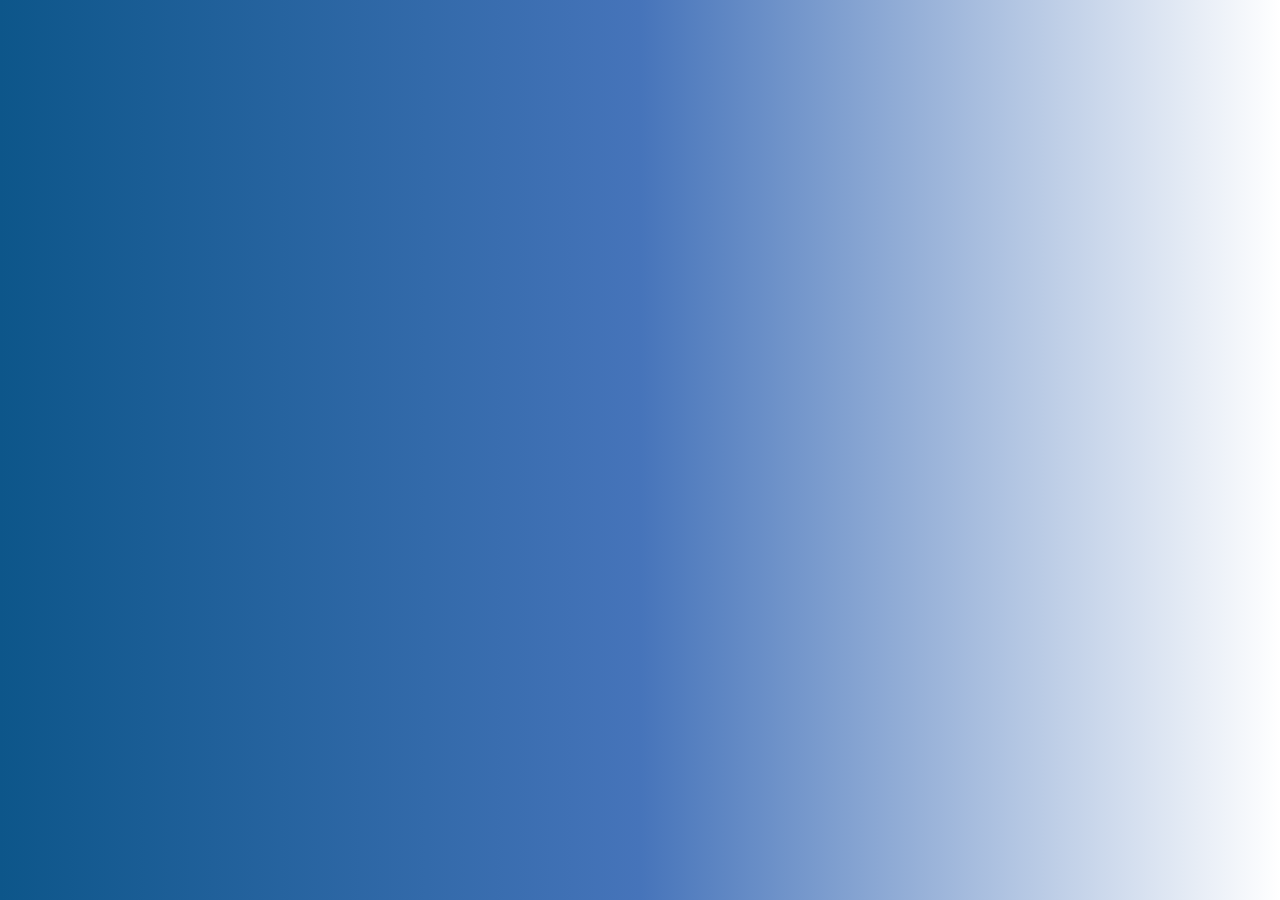
<file: final.html>
<!DOCTYPE html>
<html lang="en">
<head>
    <meta charset="UTF-8">
    <meta name="viewport" content="width=device-width, initial-scale=1.0">
<link rel="stylesheet" type="text/css" href="styles/finalcss.css">
    <title>Review Your Booking</title>
</head>
<body>
    <div class="container">
        <div class="left-panel">
            <div class="header">
                <div>
                    <h2>ABC Hotels</h2>
                    <p>No. 168, Kamaraj Salai, Brindavan, Saram, Pune, India</p>
                </div>
                <img src="hotel-logo1.png" alt="ABC Hotels">
            </div>
            <div class="important-info">
                <h3>Important Information</h3>
                <ul>
                    <li>Guests below 18 years of age are not allowed at the property.</li>
                    <li>Passport, Aadhar, Govt. ID and Driving License are accepted as ID proof(s).</li>
                    <li>Pets are not allowed.</li>
                    <li>Smoking within the premises is not allowed.</li>
                </ul>
            </div>
            <div class="guest-details">
                <h3>Guest Details</h3>
                NAME<BR><input type="text" placeholder="JOHN"><BR>
                LAST NAME<BR> <input type="text" placeholder="DOE"><BR>
                EMAIL<BR><input type="email" placeholder="john@abc.com"><BR>
                PHONE NUMBER<BR> <input type="tel" placeholder="298292390"><BR>
                CARD INFO<BR> <input type="tel" placeholder="298292390"><br><br>
                <button class="submit">CONFIRM YOUR BOOKING</button>
            </div>
        </div>

        <div class="right-panel">
            <div class="details">
                <h3>Deluxe Room</h3>
                <p>2 Adults</p>
                <p>Room with Breakfast</p>
                <p>Free Breakfast</p>
                <p class="non-refundable">Non-Refundable | Refund is not applicable for this booking</p>
            </div>
            <div class="details">
                <p><strong>CHECK IN:</strong> Thu 20 Jun 2024 1 PM</p>
                <p><strong>CHECK OUT:</strong> Sat 22 Jun 2024 11 AM</p>
                <p><strong>2 Nights | 2 Adults | 1 Room</strong></p>
            </div>
            <div class="price-breakup">
                <h3>Price Breakup</h3>
                <p>1 Room x 2 Nights: ₹8,000</p>
                <p>Hotel Taxes: ₹960</p>
                <label><input type="checkbox" id="donate" name="donate"> Donate ₹5 to build resilient travel destinations.</label>
                <p class="total-amount">Total Amount to be Paid: ₹8,960</p>
            </div>
            <div class="coupon-codes">
                <h3>Coupon Codes</h3>
                <p>No coupon codes applicable for this property.</p>
                <p>Gift Cards can be applied at payment step</p>
                <input type="text" placeholder="Have a Coupon Code">
                <button class="btn">Apply</button>
            </div>
        </div>
    </div>
</body>
</html>
</file>
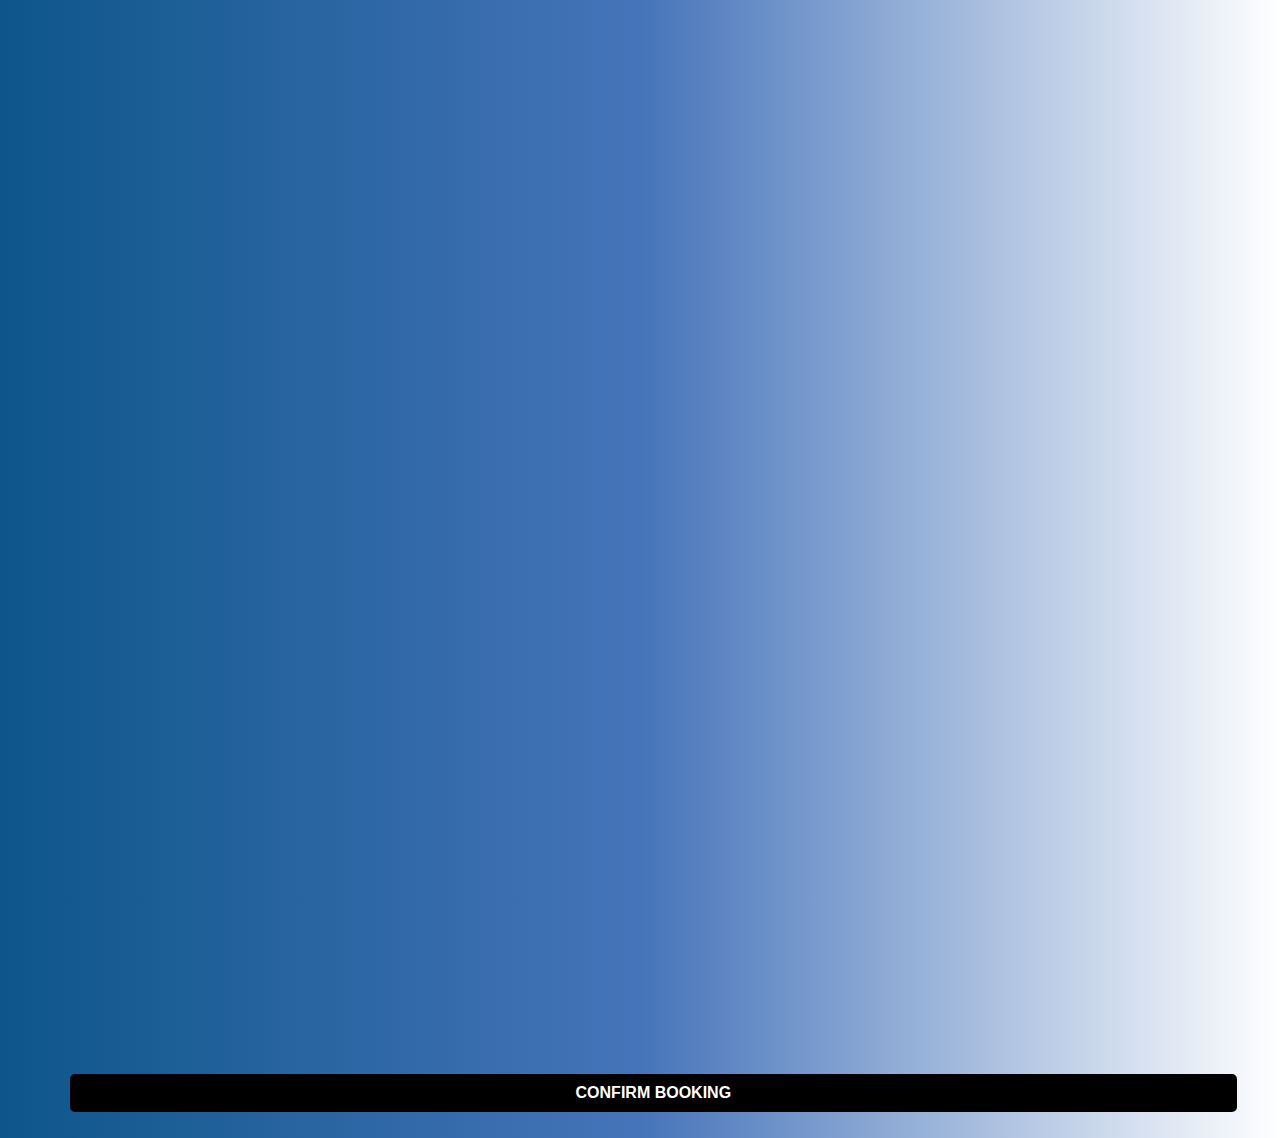
<file: flightfinal.html>
<!DOCTYPE html>
<html lang="en">
<head>
    <meta charset="UTF-8">
    <meta name="viewport" content="width=device-width, initial-scale=1.0">
    <link rel="stylesheet" type="text/css" href="styles/flight_final_css.css">
    <title>Review Your Booking</title>
</head>
<body>
    <div class="main"><br><br><br><br><br><br><br><br><br><br><br><br><br><br><br><br>  
    <div class="container">
        <div class="left-panel">
            <h1>FLIGHT BOOKING</h1>
            <div class="details">
                <p>Name: <strong>John Doe</strong></p>
                <p>Departure: <strong>Wednesday, 17 July 2024</strong></p>
                <p>Arrival: <strong>Tuesday, 23 July 2024</strong></p>
                <p>Location: <strong>Pune</strong></p>
                
            </div>
        </div>

        <div class="right-panel">
          
            <h3>Fare Summary</h3>
            <div class="cart-items">
                <p>Flight : Rs. 2000</p>
            </div>
        </div>
    </div>
    <div class="container">
        <div class="left-panel">
            <h1>HOTEL BOOKING</h1>
            <div class="header">
                <div>
                    <h2>ABC Hotels</h2>
                    <p>No. 168, Kamaraj Salai, Brindavan, Saram, Pune, India</p>
                </div>
                <img src="hotel-logo1.png" alt="ABC Hotels">
            </div>
            <div class="important-info">
                <h3>Important Information</h3>
                <ul>
                    <li>Guests below 18 years of age are not allowed at the property.</li>
                    <li>Passport, Aadhar, Govt. ID and Driving License are accepted as ID proof(s).</li>
                    <li>Pets are not allowed.</li>
                    <li>Smoking within the premises is not allowed.</li>
                </ul>
            </div>
            <div class="guest-details">
                <h3>Guest Details</h3>
                <input type="text" placeholder="First Name">
                <input type="text" placeholder="Last Name">
                <input type="email" placeholder="Email Address">
                <input type="tel" placeholder="Contact Number"><br><br>
            </div>
        </div>

        <div class="right-panel">
            <div class="details">
                <h3>Deluxe Room</h3>
                <p>2 Adults</p>
                <p>Room with Breakfast</p>
                <p>Free Breakfast</p>
                <p class="non-refundable">Non-Refundable | Refund is not applicable for this booking</p>
            </div>
            <div class="details">
                <p><strong>CHECK IN:</strong> Thu 20 Jun 2024 1 PM</p>
                <p><strong>CHECK OUT:</strong> Sat 22 Jun 2024 11 AM</p>
                <p><strong>2 Nights | 2 Adults | 1 Room</strong></p>
            </div>
            <div class="price-breakup">
                <h3>Price Breakup</h3>
                <p>1 Room x 2 Nights: ₹8,000</p>
                <p>Hotel Taxes: ₹960</p>
                <label><input type="checkbox" id="donate" name="donate"> Donate ₹5 to build resilient travel destinations.</label>
                <p class="total-amount">Total Amount to be Paid: ₹8,960</p>
            </div>
            <div class="coupon-codes">
                <h3>Coupon Codes</h3>
                <p>No coupon codes applicable for this property.</p>
                <p>Gift Cards can be applied at payment step</p>
                <input type="text" placeholder="Have a Coupon Code">
                <button class="btn">Apply</button>
            </div>
        </div>
    </div>
    <button class="submit">CONFIRM BOOKING</button><br>
</div>

</body>
</html>
</file>
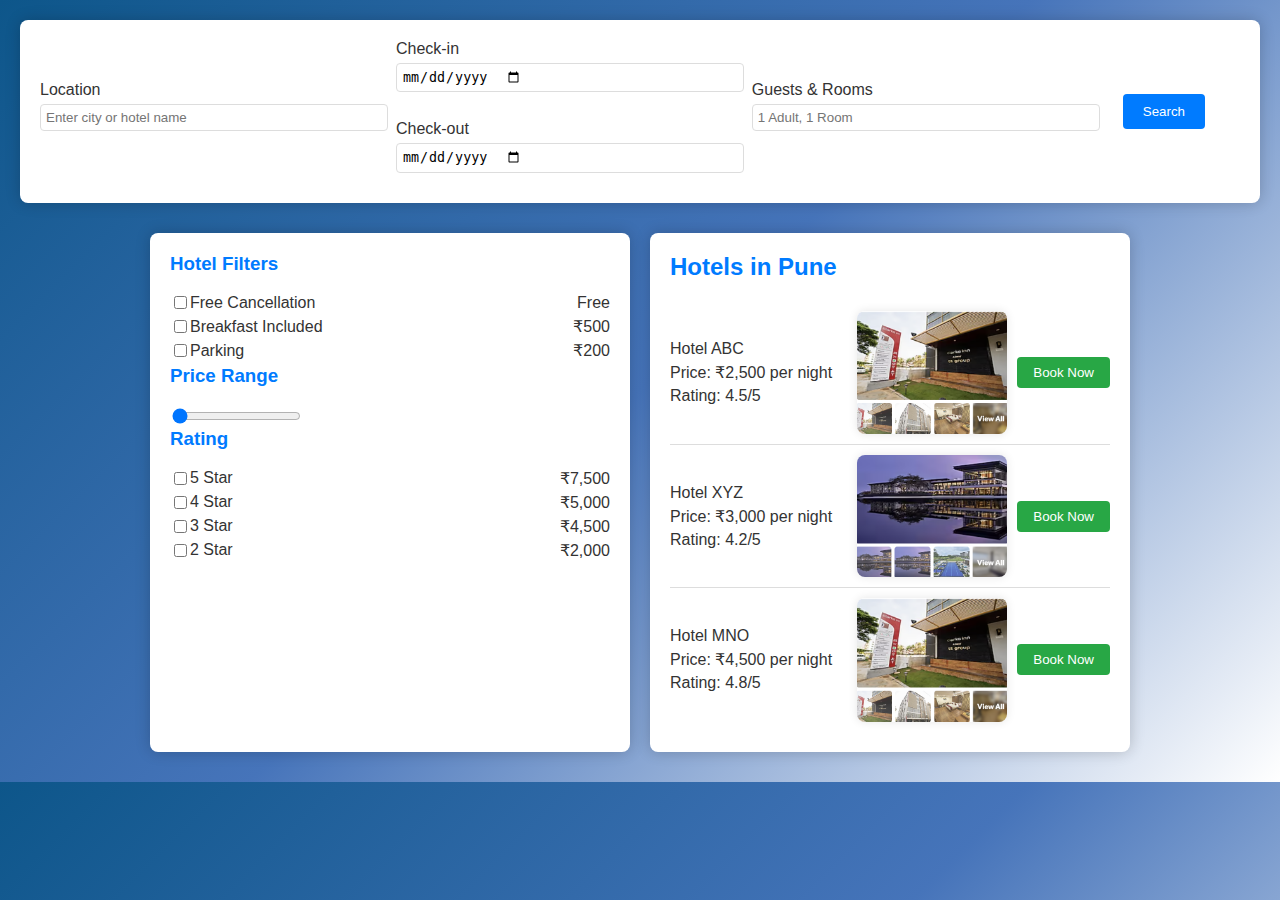
<file: hotels.html>
<!DOCTYPE html>
<html lang="en">
<head>
    <meta charset="UTF-8">
    <meta name="viewport" content="width=device-width, initial-scale=1.0">
    <link rel="stylesheet" type="text/css" href="styles/hotels_css.css">
    <title>Booking Platform</title>
</head>
<body>
    <div class="container">
        <div class="search-box">
            <div class="search-content">
                <div class="input-group location">
                    <label for="location">Location</label>
                    <input type="text" id="location" placeholder="Enter city or hotel name">
                </div>
                <div class="input-group dates">
                    <label for="check-in">Check-in</label>
                    <input type="date" id="check-in"><br>
                    <label for="check-out">Check-out</label>
                    <input type="date" id="check-out">
                </div>
                <div class="input-group guests">
                    <label for="guests">Guests & Rooms</label>
                    <input type="text" id="guests" placeholder="1 Adult, 1 Room">
                </div>
            </div>
            <button id="search-button">Search</button>
        </div>

        <div class="filters-flights-container">
            <div class="filters">
                <h3>Hotel Filters</h3>
                <div class="filter-item">
                    <input type="checkbox" id="free-cancellation"><label for="free-cancellation">Free Cancellation</label><span>Free</span>
                </div>
                <div class="filter-item">
                    <input type="checkbox" id="breakfast-included"><label for="breakfast-included">Breakfast Included</label><span>₹500</span>
                </div>
                <div class="filter-item">
                    <input type="checkbox" id="parking"><label for="parking">Parking</label><span>₹200</span>
                </div>
                <h3>Price Range</h3>
                <input type="range" min="1000" max="10000" value="1000" id="hotel-price-range"><br>
                <h3>Rating</h3>
                <div class="filter-item">
                    <input type="checkbox" id="5-star"><label for="5-star">5 Star</label><span>₹7,500</span>
                </div>
                <div class="filter-item">
                    <input type="checkbox" id="4-star"><label for="4-star">4 Star</label><span>₹5,000</span>
                </div>
                <div class="filter-item">
                    <input type="checkbox" id="3-star"><label for="3-star">3 Star</label><span>₹4,500</span>
                </div>
                <div class="filter-item">
                    <input type="checkbox" id="2-star"><label for="2-star">2 Star</label><span>₹2,000</span>
                </div>
            </div>

            <div class="hotels">
                <h2>Hotels in Pune</h2>
                <div class="hotel">
                    <div class="item-info">
                        <p>Hotel ABC</p>
                        <p>Price: ₹2,500 per night</p>
                        <p>Rating: 4.5/5</p>
                    </div>
                    <span class="item-logo"><img src="hotel-logo1.png" alt="Hotel Logo"></span><a href="bookings.html">
                    <button class="book-button">Book Now</button></a>
                </div>
                <div class="hotel">
                    <div class="item-info">
                        <p>Hotel XYZ</p>
                        <p>Price: ₹3,000 per night</p>
                        <p>Rating: 4.2/5</p>
                    </div>
                    <span class="item-logo"><img src="hotel-logo2.png" alt="Hotel Logo"></span>
                    <button class="book-button">Book Now</button>
                </div>
                <div class="hotel">
                    <div class="item-info">
                        <p>Hotel MNO</p>
                        <p>Price: ₹4,500 per night</p>
                        <p>Rating: 4.8/5</p>
                    </div>
                    <span class="item-logo"><img src="hotel-logo1.png" alt="Hotel Logo"></span>
                    <button class="book-button">Book Now</button>
                </div>
            </div>
        </div>
    </div>

    <script>
        document.getElementById('search-button').addEventListener('click', function() {
            alert('Search button clicked!');
        });
    </script>
</body>
</html>
</file>
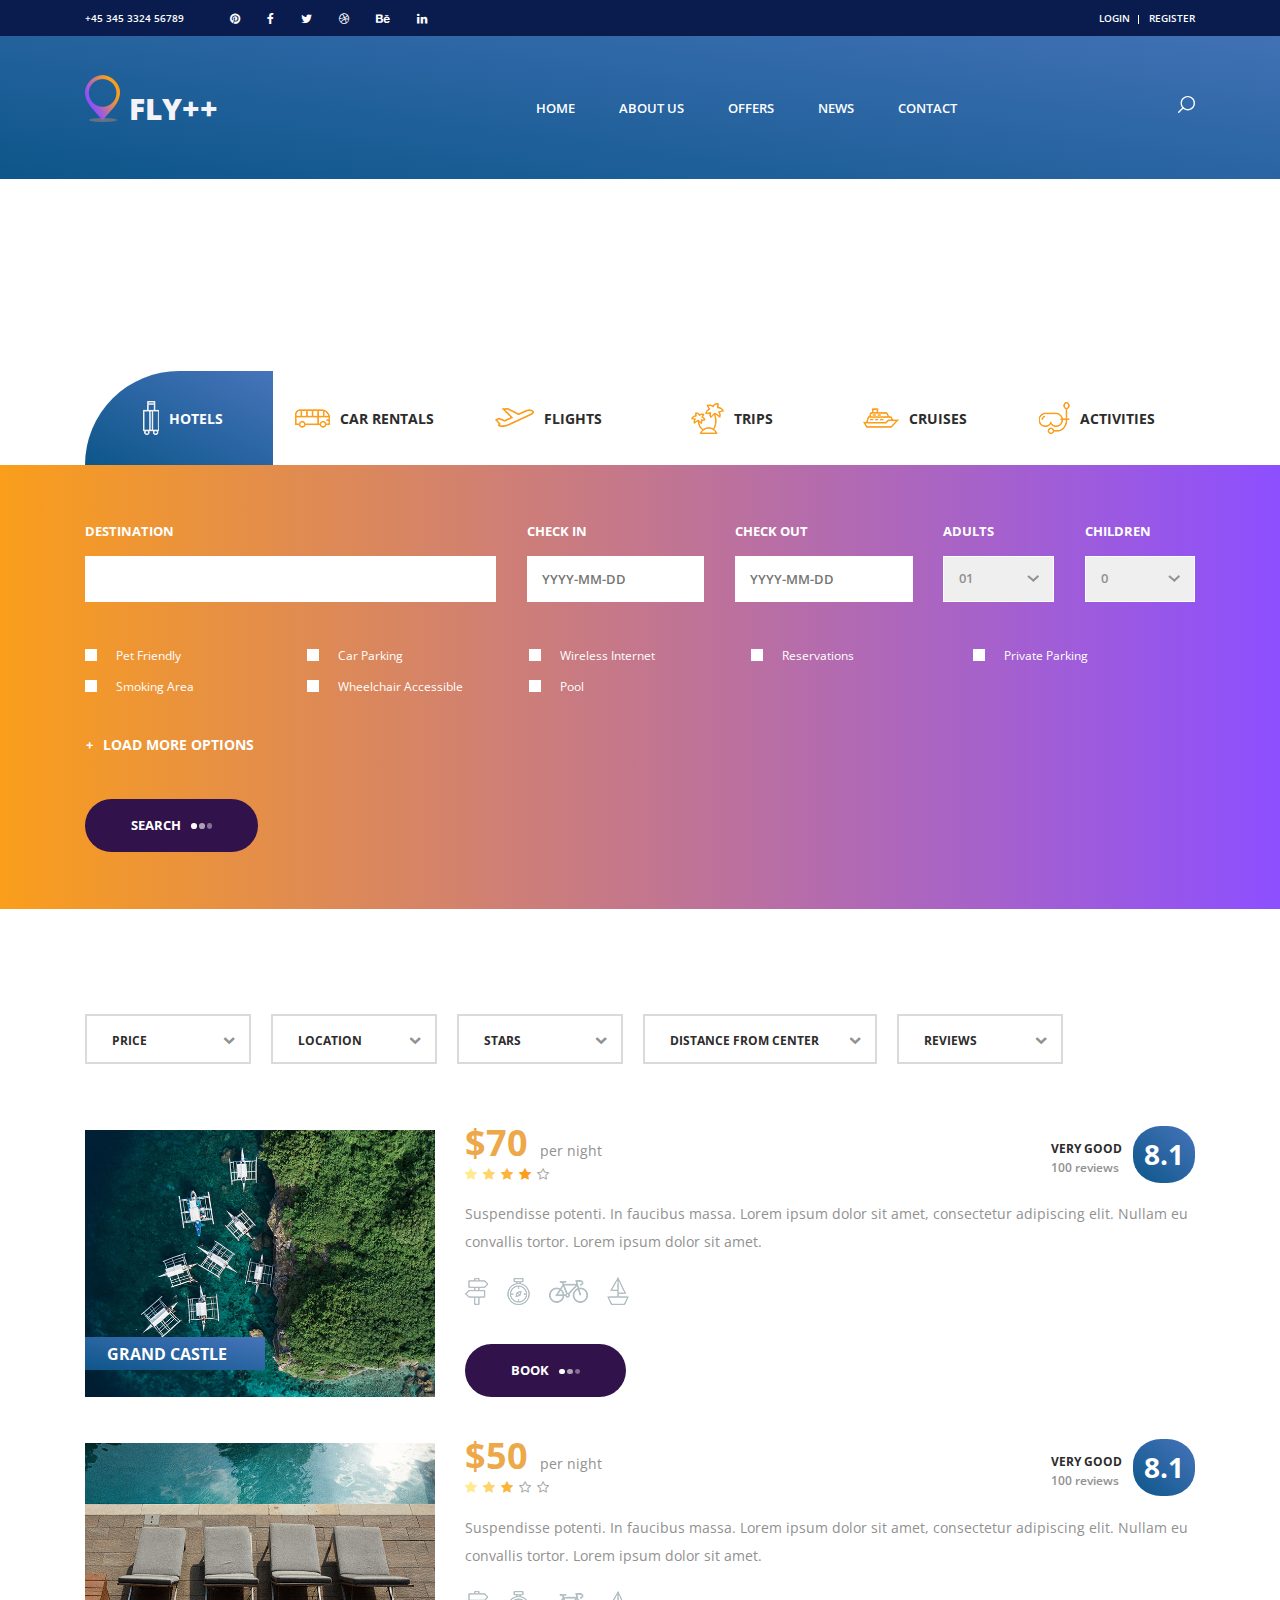
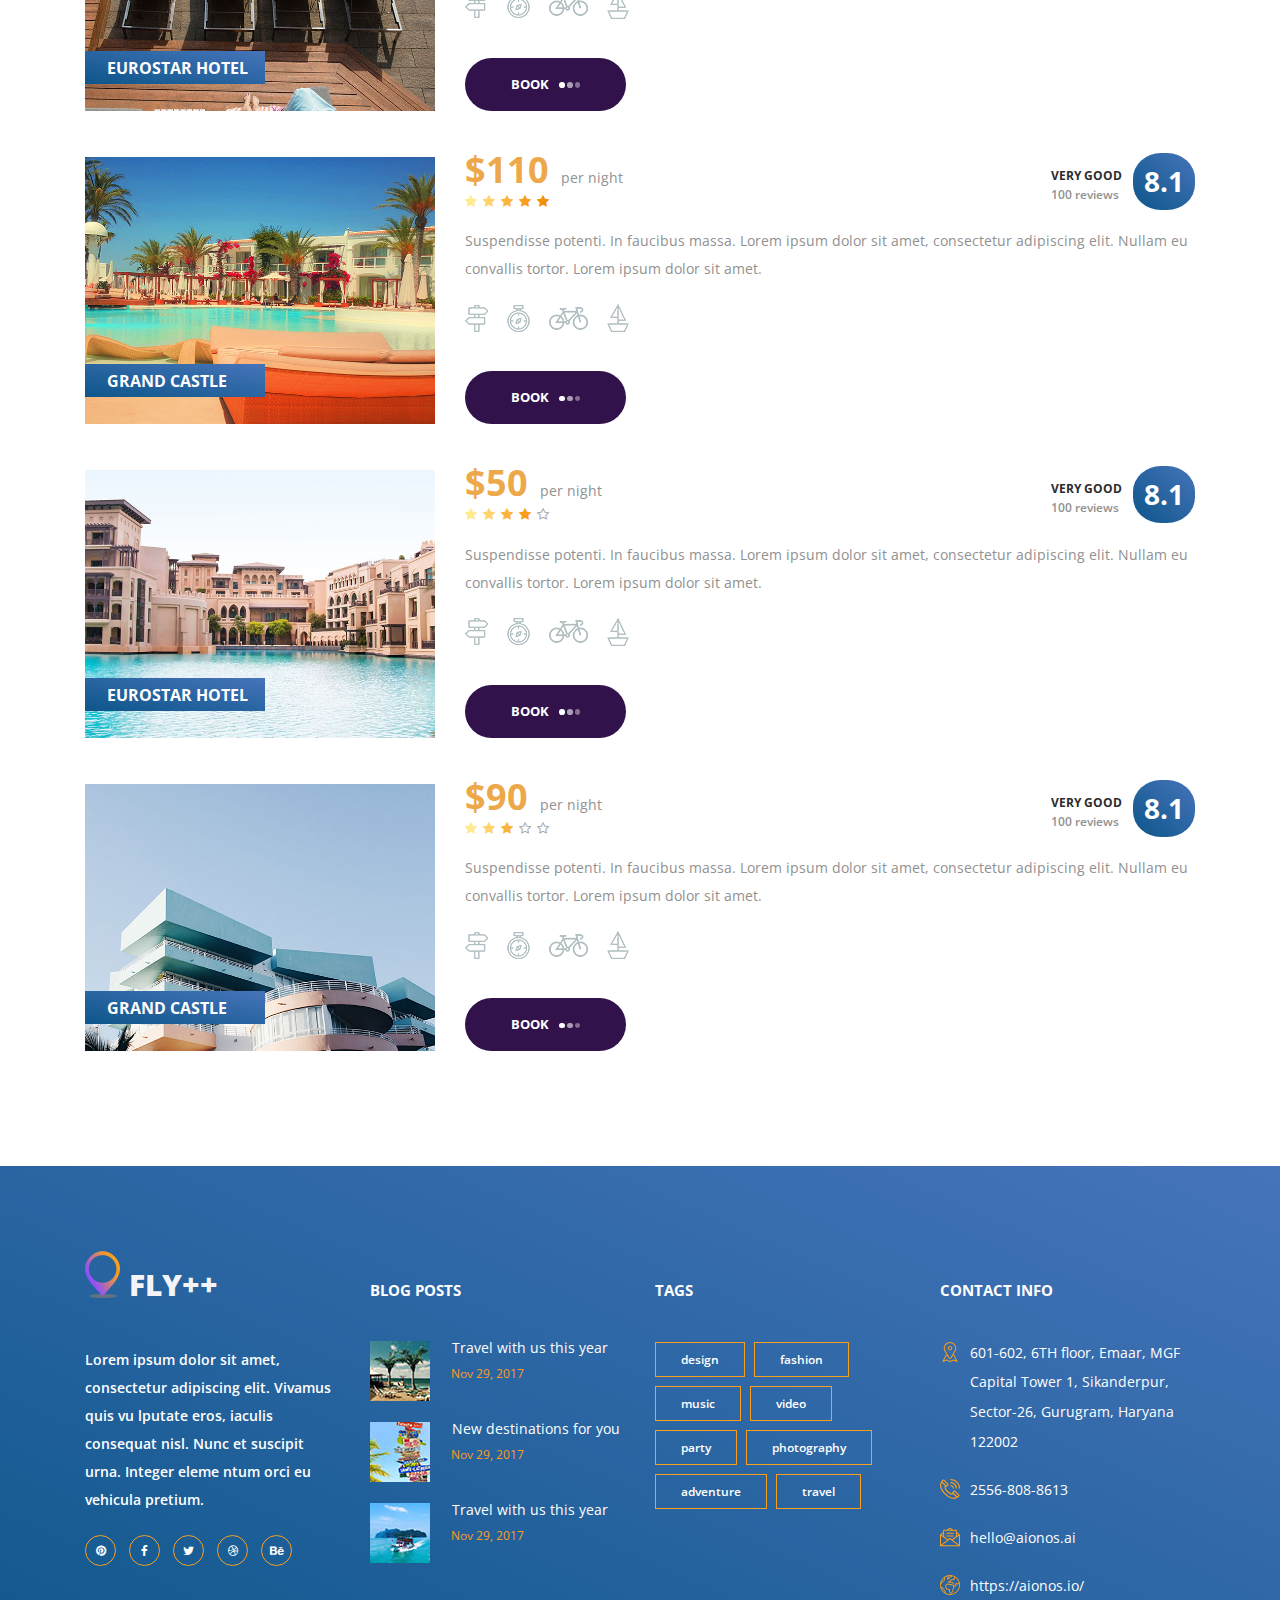
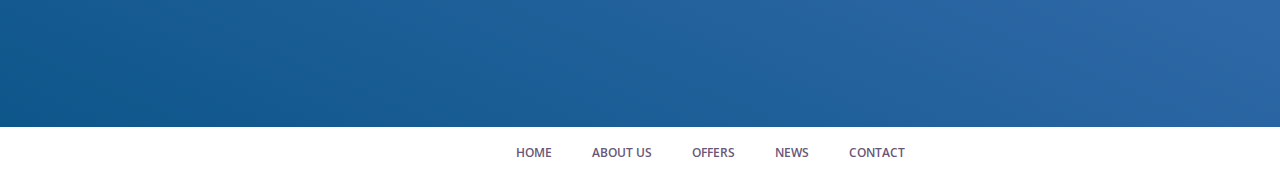
<file: offers.html>
<!DOCTYPE html>
<html lang="en">
<head>
<title>Offers</title>
<meta charset="utf-8">
<meta http-equiv="X-UA-Compatible" content="IE=edge">
<meta name="description" content="FLY++ Project">
<meta name="viewport" content="width=device-width, initial-scale=1">
<link rel="stylesheet" type="text/css" href="styles/bootstrap4/bootstrap.min.css">
<link href="plugins/font-awesome-4.7.0/css/font-awesome.min.css" rel="stylesheet" type="text/css">
<link rel="stylesheet" type="text/css" href="styles/offers_styles.css">
<link rel="stylesheet" type="text/css" href="styles/offers_responsive.css">
<script src="https://code.jquery.com/jquery-3.6.0.min.js"></script>
</head>

<body>

<div class="super_container">
	
	<!-- Header -->

	<header class="header">

		<!-- Top Bar -->

		<div class="top_bar">
			<div class="container">
				<div class="row">
					<div class="col d-flex flex-row">
						<div class="phone">+45 345 3324 56789</div>
						<div class="social">
							<ul class="social_list">
								<li class="social_list_item"><a href="#"><i class="fa fa-pinterest" aria-hidden="true"></i></a></li>
								<li class="social_list_item"><a href="#"><i class="fa fa-facebook" aria-hidden="true"></i></a></li>
								<li class="social_list_item"><a href="#"><i class="fa fa-twitter" aria-hidden="true"></i></a></li>
								<li class="social_list_item"><a href="#"><i class="fa fa-dribbble" aria-hidden="true"></i></a></li>
								<li class="social_list_item"><a href="#"><i class="fa fa-behance" aria-hidden="true"></i></a></li>
								<li class="social_list_item"><a href="#"><i class="fa fa-linkedin" aria-hidden="true"></i></a></li>
							</ul>
						</div>
						<div class="user_box ml-auto">
							<div class="user_box_login user_box_link"><a href="#">login</a></div>
							<div class="user_box_register user_box_link"><a href="#">register</a></div>
						</div>
					</div>
				</div>
			</div>		
		</div>

		<!-- Main Navigation -->

		<nav class="main_nav">
			<div class="container">
				<div class="row">
					<div class="col main_nav_col d-flex flex-row align-items-center justify-content-start">
						<div class="logo_container">
							<div class="logo"><a href="#"><img src="images/logo.png" alt="">FLY++</a></div>
						</div>
						<div class="main_nav_container ml-auto">
							<ul class="main_nav_list">
								<li class="main_nav_item"><a href="index.html">home</a></li>
								<li class="main_nav_item"><a href="about.html">about us</a></li>
								<li class="main_nav_item"><a href="#">offers</a></li>
								<li class="main_nav_item"><a href="blog.html">news</a></li>
								<li class="main_nav_item"><a href="contact.html">contact</a></li>
							</ul>
						</div>
						<div class="content_search ml-lg-0 ml-auto">
							<svg version="1.1" id="Layer_1" xmlns="http://www.w3.org/2000/svg" xmlns:xlink="http://www.w3.org/1999/xlink" x="0px" y="0px"
							width="17px" height="17px" viewBox="0 0 512 512" enable-background="new 0 0 512 512" xml:space="preserve">
								<g>
									<g>
										<g>
											<path class="mag_glass" fill="#FFFFFF" d="M78.438,216.78c0,57.906,22.55,112.343,63.493,153.287c40.945,40.944,95.383,63.494,153.287,63.494
											s112.344-22.55,153.287-63.494C489.451,329.123,512,274.686,512,216.78c0-57.904-22.549-112.342-63.494-153.286
											C407.563,22.549,353.124,0,295.219,0c-57.904,0-112.342,22.549-153.287,63.494C100.988,104.438,78.439,158.876,78.438,216.78z
											M119.804,216.78c0-96.725,78.69-175.416,175.415-175.416s175.418,78.691,175.418,175.416
											c0,96.725-78.691,175.416-175.416,175.416C198.495,392.195,119.804,313.505,119.804,216.78z"/>
										</g>
									</g>
									<g>
										<g>
											<path class="mag_glass" fill="#FFFFFF" d="M6.057,505.942c4.038,4.039,9.332,6.058,14.625,6.058s10.587-2.019,14.625-6.058L171.268,369.98
											c8.076-8.076,8.076-21.172,0-29.248c-8.076-8.078-21.172-8.078-29.249,0L6.057,476.693
											C-2.019,484.77-2.019,497.865,6.057,505.942z"/>
										</g>
									</g>
								</g>
							</svg>
						</div>

						<form id="search_form" class="search_form bez_1">
							<input type="search" class="search_content_input bez_1">
						</form>
						
						<div class="hamburger">
							<i class="fa fa-bars trans_200"></i>
						</div>
					</div>
				</div>
			</div>	
		</nav>

	</header>

	<div class="menu trans_500">
		<div class="menu_content d-flex flex-column align-items-center justify-content-center text-center">
			<div class="menu_close_container"><div class="menu_close"></div></div>
			<div class="logo menu_logo"><a href="#"><img src="images/logo.png" alt=""></a></div>
			<ul>
				<li class="menu_item"><a href="index.html">home</a></li>
				<li class="menu_item"><a href="about.html">about us</a></li>
				<li class="menu_item"><a href="#">offers</a></li>
				<li class="menu_item"><a href="blog.html">news</a></li>
				<li class="menu_item"><a href="contact.html">contact</a></li>
			</ul>
		</div>
	</div>

	<!-- Home -->

	<div class="home">
		<div class="home_background parallax-window" data-parallax="scroll" data-image-src="images/about_background.jpg"></div>
		<div class="home_content">
			<div class="home_title">our offers</div>
		</div>
	</div>

	<!-- Offers -->

	<div class="offers">

		<!-- Search -->
	 <div class="c2">
		<div class="search">
			<div class="search_inner">

				<!-- Search Contents -->
				
				<div class="container fill_height no-padding">
					<div class="row fill_height no-margin">
						<div class="col fill_height no-padding">

							<!-- Search Tabs -->

							<div class="search_tabs_container">
								<div class="search_tabs d-flex flex-lg-row flex-column align-items-lg-center align-items-start justify-content-lg-between justify-content-start">
									<div class="search_tab active d-flex flex-row align-items-center justify-content-lg-center justify-content-start"><img src="images/suitcase.png" alt=""><span>hotels</span></div>
									<div class="search_tab d-flex flex-row align-items-center justify-content-lg-center justify-content-start"><img src="images/bus.png" alt="">car rentals</div>
									<div class="search_tab d-flex flex-row align-items-center justify-content-lg-center justify-content-start"><img src="images/departure.png" alt="">flights</div>
									<div class="search_tab d-flex flex-row align-items-center justify-content-lg-center justify-content-start"><img src="images/island.png" alt="">trips</div>
									<div class="search_tab d-flex flex-row align-items-center justify-content-lg-center justify-content-start"><img src="images/cruise.png" alt="">cruises</div>
									<div class="search_tab d-flex flex-row align-items-center justify-content-lg-center justify-content-start"><img src="images/diving.png" alt="">activities</div>
								</div>		
							</div>

							<!-- Search Panel -->

							<div class="search_panel active">
								<form action="#" id="search_form_1" class="search_panel_content d-flex flex-lg-row flex-column align-items-lg-center align-items-start justify-content-lg-between justify-content-start">
									<div class="search_item">
										<div>destination</div>
										<input type="text" class="destination search_input" required="required">
									</div>
									<div class="search_item">
										<div>check in</div>
										<input type="text" class="check_in search_input" placeholder="YYYY-MM-DD">
									</div>
									<div class="search_item">
										<div>check out</div>
										<input type="text" class="check_out search_input" placeholder="YYYY-MM-DD">
									</div>
									<div class="search_item">
										<div>adults</div>
										<select name="adults" id="adults_1" class="dropdown_item_select search_input">
											<option>01</option>
											<option>02</option>
											<option>03</option>
										</select>
									</div>
									<div class="search_item">
										<div>children</div>
										<select name="children" id="children_1" class="dropdown_item_select search_input">
											<option>0</option>
											<option>02</option>
											<option>03</option>
										</select>
									</div>
									<div class="extras">
										<ul class="search_extras clearfix">
											<li class="search_extras_item">
												<div class="clearfix">
													<input type="checkbox" id="search_extras_1" class="search_extras_cb">
													<label for="search_extras_1">Pet Friendly</label>
												</div>	
											</li>
											<li class="search_extras_item">
												<div class="clearfix">
													<input type="checkbox" id="search_extras_2" class="search_extras_cb">
													<label for="search_extras_2">Car Parking</label>
												</div>
											</li>
											<li class="search_extras_item">
												<div class="clearfix">
													<input type="checkbox" id="search_extras_3" class="search_extras_cb">
													<label for="search_extras_3">Wireless Internet</label>
												</div>
											</li>
											<li class="search_extras_item">
												<div class="clearfix">
													<input type="checkbox" id="search_extras_4" class="search_extras_cb">
													<label for="search_extras_4">Reservations</label>
												</div>
											</li>
											<li class="search_extras_item">
												<div class="clearfix">
													<input type="checkbox" id="search_extras_5" class="search_extras_cb">
													<label for="search_extras_5">Private Parking</label>
												</div>
											</li>
											<li class="search_extras_item">
												<div class="clearfix">
													<input type="checkbox" id="search_extras_6" class="search_extras_cb">
													<label for="search_extras_6">Smoking Area</label>
												</div>
											</li>
											<li class="search_extras_item">
												<div class="clearfix">
													<input type="checkbox" id="search_extras_7" class="search_extras_cb">
													<label for="search_extras_7">Wheelchair Accessible</label>
												</div>
											</li>
											<li class="search_extras_item">
												<div class="clearfix">
													<input type="checkbox" id="search_extras_8" class="search_extras_cb">
													<label for="search_extras_8">Pool</label>
												</div>
											</li>
										</ul>
									</div>
									<div class="more_options">
										<div class="more_options_trigger">
											<a href="#">load more options</a>
										</div>
										<ul class="more_options_list clearfix">
											<li class="more_options_item">
												<div class="clearfix">
													<input type="checkbox" id="more_options_1" class="search_extras_cb">
													<label for="more_options_1">Pet Friendly</label>
												</div>	
											</li>
											<li class="more_options_item">
												<div class="clearfix">
													<input type="checkbox" id="more_options_2" class="search_extras_cb">
													<label for="more_options_2">Car Parking</label>
												</div>
											</li>
										</ul>
									</div>
									<button class="button search_button" data-type="hotels">search<span></span><span></span><span></span></button>
								</form>
							</div>

							<!-- Search Panel -->

							<div class="search_panel">
								<form action="#" id="search_form_2" class="search_panel_content d-flex flex-lg-row flex-column align-items-lg-center align-items-start justify-content-lg-between justify-content-start">
									<div class="search_item">
										<div>destination</div>
										<input type="text" class="destination search_input" required="required">
									</div>
									<div class="search_item">
										<div>check in</div>
										<input type="text" class="check_in search_input" placeholder="YYYY-MM-DD">
									</div>
									<div class="search_item">
										<div>check out</div>
										<input type="text" class="check_out search_input" placeholder="YYYY-MM-DD">
									</div>
									<div class="search_item">
										<div>adults</div>
										<select name="adults" id="adults_2" class="dropdown_item_select search_input">
											<option>01</option>
											<option>02</option>
											<option>03</option>
										</select>
									</div>
									<div class="search_item">
										<div>children</div>
										<select name="children" id="children_2" class="dropdown_item_select search_input">
											<option>0</option>
											<option>02</option>
											<option>03</option>
										</select>
									</div>
									<button class="button search_button">search<span></span><span></span><span></span></button>
								</form>
							</div>

							<!-- Search Panel -->

							<div class="search_panel">
								<form action="#" id="search_form_3" class="search_panel_content d-flex flex-lg-row flex-column align-items-lg-center align-items-start justify-content-lg-between justify-content-start">
									<div class="search_item">
										<div>destination</div>
										<input type="text" class="destination search_input" required="required">
									</div>
									<div class="search_item">
										<div>check in</div>
										<input type="text" class="check_in search_input" placeholder="YYYY-MM-DD">
									</div>
									<div class="search_item">
										<div>check out</div>
										<input type="text" class="check_out search_input" placeholder="YYYY-MM-DD">
									</div>
									<div class="search_item">
										<div>adults</div>
										<select name="adults" id="adults_3" class="dropdown_item_select search_input">
											<option>01</option>
											<option>02</option>
											<option>03</option>
										</select>
									</div>
									<div class="search_item">
										<div>children</div>
										<select name="children" id="children_3" class="dropdown_item_select search_input">
											<option>0</option>
											<option>02</option>
											<option>03</option>
										</select>
									</div>
									<button class="button search_button">search<span></span><span></span><span></span></button>
								</form>
							</div>

							<!-- Search Panel -->

							<div class="search_panel">
								<form action="#" id="search_form_4" class="search_panel_content d-flex flex-lg-row flex-column align-items-lg-center align-items-start justify-content-lg-between justify-content-start">
									<div class="search_item">
										<div>destination</div>
										<input type="text" class="destination search_input" required="required">
									</div>
									<div class="search_item">
										<div>check in</div>
										<input type="text" class="check_in search_input" placeholder="YYYY-MM-DD">
									</div>
									<div class="search_item">
										<div>check out</div>
										<input type="text" class="check_out search_input" placeholder="YYYY-MM-DD">
									</div>
									<div class="search_item">
										<div>adults</div>
										<select name="adults" id="adults_4" class="dropdown_item_select search_input">
											<option>01</option>
											<option>02</option>
											<option>03</option>
										</select>
									</div>
									<div class="search_item">
										<div>children</div>
										<select name="children" id="children_4" class="dropdown_item_select search_input">
											<option>0</option>
											<option>02</option>
											<option>03</option>
										</select>
									</div>
									<button class="button search_button">search<span></span><span></span><span></span></button>
								</form>
							</div>

							<!-- Search Panel -->

							<div class="search_panel">
								<form action="#" id="search_form_5" class="search_panel_content d-flex flex-lg-row flex-column align-items-lg-center align-items-start justify-content-lg-between justify-content-start">
									<div class="search_item">
										<div>destination</div>
										<input type="text" class="destination search_input" required="required">
									</div>
									<div class="search_item">
										<div>check in</div>
										<input type="text" class="check_in search_input" placeholder="YYYY-MM-DD">
									</div>
									<div class="search_item">
										<div>check out</div>
										<input type="text" class="check_out search_input" placeholder="YYYY-MM-DD">
									</div>
									<div class="search_item">
										<div>adults</div>
										<select name="adults" id="adults_5" class="dropdown_item_select search_input">
											<option>01</option>
											<option>02</option>
											<option>03</option>
										</select>
									</div>
									<div class="search_item">
										<div>children</div>
										<select name="children" id="children_5" class="dropdown_item_select search_input">
											<option>0</option>
											<option>02</option>
											<option>03</option>
										</select>
									</div>
									<button class="button search_button">search<span></span><span></span><span></span></button>
								</form>
							</div>

							<!-- Search Panel -->

							<div class="search_panel">
								<form action="#" id="search_form_6" class="search_panel_content d-flex flex-lg-row flex-column align-items-lg-center align-items-start justify-content-lg-between justify-content-start">
									<div class="search_item">
										<div>destination</div>
										<input type="text" class="destination search_input" required="required">
									</div>
									<div class="search_item">
										<div>check in</div>
										<input type="text" class="check_in search_input" placeholder="YYYY-MM-DD">
									</div>
									<div class="search_item">
										<div>check out</div>
										<input type="text" class="check_out search_input" placeholder="YYYY-MM-DD">
									</div>
									<div class="search_item">
										<div>adults</div>
										<select name="adults" id="adults_6" class="dropdown_item_select search_input">
											<option>01</option>
											<option>02</option>
											<option>03</option>
										</select>
									</div>
									<div class="search_item">
										<div>children</div>
										<select name="children" id="children_6" class="dropdown_item_select search_input">
											<option>0</option>
											<option>02</option>
											<option>03</option>
										</select>
									</div>
									<button class="button search_button">search<span></span><span></span><span></span></button>
								</form>
							</div>
						</div>
					</div>
				</div>	
			</div>	
		</div>
     </div>
	 <script>
        $(document).ready(function() {
            $('.search_button').on('click', function() {
                var type = $(this).data('type');
                var url = type === 'hotels' ? 'single_listing.html' : 'tryy.html';
                window.location.href = url;
            });
        });
    </script>
		<!-- Offers -->

		<div class="container">
			<div class="row">
				<div class="col-lg-1 temp_col"></div>
				<div class="col-lg-11">
					
					<!-- Offers Sorting -->
					<div class="offers_sorting_container">
						<ul class="offers_sorting">
							<li>
								<span class="sorting_text">price</span>
								<i class="fa fa-chevron-down"></i>
								<ul>
									<li class="sort_btn" data-isotope-option='{ "sortBy": "original-order" }' data-parent=".price_sorting"><span>show all</span></li>
									<li class="sort_btn" data-isotope-option='{ "sortBy": "price" }' data-parent=".price_sorting"><span>ascending</span></li>
								</ul>
							</li>
							<li>
								<span class="sorting_text">location</span>
								<i class="fa fa-chevron-down"></i>
								<ul>
									<li class="sort_btn" data-isotope-option='{ "sortBy": "original-order" }'><span>default</span></li>
									<li class="sort_btn" data-isotope-option='{ "sortBy": "name" }'><span>alphabetical</span></li>
								</ul>
							</li>
							<li>
								<span class="sorting_text">stars</span>
								<i class="fa fa-chevron-down"></i>
								<ul>
									<li class="filter_btn" data-filter="*"><span>show all</span></li>
									<li class="sort_btn" data-isotope-option='{ "sortBy": "stars" }'><span>ascending</span></li>
									<li class="filter_btn" data-filter=".rating_3"><span>3</span></li>
									<li class="filter_btn" data-filter=".rating_4"><span>4</span></li>
									<li class="filter_btn" data-filter=".rating_5"><span>5</span></li>
								</ul>
							</li>
							<li class="distance_item">
								<span class="sorting_text">distance from center</span>
								<i class="fa fa-chevron-down"></i>
								<ul>
									<li class="num_sorting_btn"><span>distance</span></li>
									<li class="num_sorting_btn"><span>distance</span></li>
									<li class="num_sorting_btn"><span>distance</span></li>
								</ul>
							</li>
							<li>
								<span class="sorting_text">reviews</span>
								<i class="fa fa-chevron-down"></i>
								<ul>
									<li class="num_sorting_btn"><span>review</span></li>
									<li class="num_sorting_btn"><span>review</span></li>
									<li class="num_sorting_btn"><span>review</span></li>
								</ul>
							</li>
						</ul>
					</div>
				</div>

				<div class="col-lg-12">
					<!-- Offers Grid -->

					<div class="offers_grid">

						<!-- Offers Item -->

						<div class="offers_item rating_4">
							<div class="row">
								<div class="col-lg-1 temp_col"></div>
								<div class="col-lg-3 col-1680-4">
									<div class="offers_image_container">
										<!-- Image by https://unsplash.com/@kensuarez -->
										<div class="offers_image_background" style="background-image:url(images/offer_1.jpg)"></div>
										<div class="offer_name"><a href="single_listing.html">grand castle</a></div>
									</div>
								</div>
								<div class="col-lg-8">
									<div class="offers_content">
										<div class="offers_price">$70<span>per night</span></div>
										<div class="rating_r rating_r_4 offers_rating" data-rating="4">
											<i></i>
											<i></i>
											<i></i>
											<i></i>
											<i></i>
										</div>
										<p class="offers_text">Suspendisse potenti. In faucibus massa. Lorem ipsum dolor sit amet, consectetur adipiscing elit. Nullam eu convallis tortor. Lorem ipsum dolor sit amet.</p>
										<div class="offers_icons">
											<ul class="offers_icons_list">
												<li class="offers_icons_item"><img src="images/post.png" alt=""></li>
												<li class="offers_icons_item"><img src="images/compass.png" alt=""></li>
												<li class="offers_icons_item"><img src="images/bicycle.png" alt=""></li>
												<li class="offers_icons_item"><img src="images/sailboat.png" alt=""></li>
											</ul>
										</div>
										<div class="button book_button"><a href="#">book<span></span><span></span><span></span></a></div>
										<div class="offer_reviews">
											<div class="offer_reviews_content">
												<div class="offer_reviews_title">very good</div>
												<div class="offer_reviews_subtitle">100 reviews</div>
											</div>
											<div class="offer_reviews_rating text-center">8.1</div>
										</div>
									</div>
								</div>
							</div>
						</div>

						<!-- Offers Item -->

						<div class="offers_item rating_3">
							<div class="row">
								<div class="col-lg-1 temp_col"></div>
								<div class="col-lg-3 col-1680-4">
									<div class="offers_image_container">
										<!-- Image by https://unsplash.com/@thoughtcatalog -->
										<div class="offers_image_background" style="background-image:url(images/offer_5.jpg)"></div>
										<div class="offer_name"><a href="single_listing.html">eurostar hotel</a></div>
									</div>
								</div>
								<div class="col-lg-8">
									<div class="offers_content">
										<div class="offers_price">$50<span>per night</span></div>
										<div class="rating_r rating_r_3 offers_rating" data-rating="3">
											<i></i>
											<i></i>
											<i></i>
											<i></i>
											<i></i>
										</div>
										<p class="offers_text">Suspendisse potenti. In faucibus massa. Lorem ipsum dolor sit amet, consectetur adipiscing elit. Nullam eu convallis tortor. Lorem ipsum dolor sit amet.</p>
										<div class="offers_icons">
											<ul class="offers_icons_list">
												<li class="offers_icons_item"><img src="images/post.png" alt=""></li>
												<li class="offers_icons_item"><img src="images/compass.png" alt=""></li>
												<li class="offers_icons_item"><img src="images/bicycle.png" alt=""></li>
												<li class="offers_icons_item"><img src="images/sailboat.png" alt=""></li>
											</ul>
										</div>
										<div class="button book_button"><a href="#">book<span></span><span></span><span></span></a></div>
										<div class="offer_reviews">
											<div class="offer_reviews_content">
												<div class="offer_reviews_title">very good</div>
												<div class="offer_reviews_subtitle">100 reviews</div>
											</div>
											<div class="offer_reviews_rating text-center">8.1</div>
										</div>
									</div>
								</div>
							</div>
						</div>

						<!-- Offers Item -->

						<div class="offers_item rating_5">
							<div class="row">
								<div class="col-lg-1 temp_col"></div>
								<div class="col-lg-3 col-1680-4">
									<div class="offers_image_container">
										<!-- Image by https://unsplash.com/@mindaugas -->
										<div class="offers_image_background" style="background-image:url(images/offer_6.jpg)"></div>
										<div class="offer_name"><a href="single_listing.html">grand castle</a></div>
									</div>
								</div>
								<div class="col-lg-8">
									<div class="offers_content">
										<div class="offers_price">$110<span>per night</span></div>
										<div class="rating_r rating_r_5 offers_rating"  data-rating="5">
											<i></i>
											<i></i>
											<i></i>
											<i></i>
											<i></i>
										</div>
										<p class="offers_text">Suspendisse potenti. In faucibus massa. Lorem ipsum dolor sit amet, consectetur adipiscing elit. Nullam eu convallis tortor. Lorem ipsum dolor sit amet.</p>
										<div class="offers_icons">
											<ul class="offers_icons_list">
												<li class="offers_icons_item"><img src="images/post.png" alt=""></li>
												<li class="offers_icons_item"><img src="images/compass.png" alt=""></li>
												<li class="offers_icons_item"><img src="images/bicycle.png" alt=""></li>
												<li class="offers_icons_item"><img src="images/sailboat.png" alt=""></li>
											</ul>
										</div>
										<div class="button book_button"><a href="#">book<span></span><span></span><span></span></a></div>
										<div class="offer_reviews">
											<div class="offer_reviews_content">
												<div class="offer_reviews_title">very good</div>
												<div class="offer_reviews_subtitle">100 reviews</div>
											</div>
											<div class="offer_reviews_rating text-center">8.1</div>
										</div>
									</div>
								</div>
							</div>
						</div>

						<!-- Offers Item -->

						<div class="offers_item rating_4">
							<div class="row">
								<div class="col-lg-1 temp_col"></div>
								<div class="col-lg-3 col-1680-4">
									<div class="offers_image_container">
										<!-- Image by https://unsplash.com/@rktkn -->
										<div class="offers_image_background" style="background-image:url(images/offer_7.jpg)"></div>
										<div class="offer_name"><a href="single_listing.html">eurostar hotel</a></div>
									</div>
								</div>
								<div class="col-lg-8">
									<div class="offers_content">
										<div class="offers_price">$50<span>per night</span></div>
										<div class="rating_r rating_r_4 offers_rating" data-rating="4">
											<i></i>
											<i></i>
											<i></i>
											<i></i>
											<i></i>
										</div>
										<p class="offers_text">Suspendisse potenti. In faucibus massa. Lorem ipsum dolor sit amet, consectetur adipiscing elit. Nullam eu convallis tortor. Lorem ipsum dolor sit amet.</p>
										<div class="offers_icons">
											<ul class="offers_icons_list">
												<li class="offers_icons_item"><img src="images/post.png" alt=""></li>
												<li class="offers_icons_item"><img src="images/compass.png" alt=""></li>
												<li class="offers_icons_item"><img src="images/bicycle.png" alt=""></li>
												<li class="offers_icons_item"><img src="images/sailboat.png" alt=""></li>
											</ul>
										</div>
										<div class="button book_button"><a href="#">book<span></span><span></span><span></span></a></div>
										<div class="offer_reviews">
											<div class="offer_reviews_content">
												<div class="offer_reviews_title">very good</div>
												<div class="offer_reviews_subtitle">100 reviews</div>
											</div>
											<div class="offer_reviews_rating text-center">8.1</div>
										</div>
									</div>
								</div>
							</div>
						</div>

						<!-- Offers Item -->

						<div class="offers_item rating_3">
							<div class="row">
								<div class="col-lg-1 temp_col"></div>
								<div class="col-lg-3 col-1680-4">
									<div class="offers_image_container">
										<!-- Image by https://unsplash.com/@itsnwa -->
										<div class="offers_image_background" style="background-image:url(images/offer_8.jpg)"></div>
										<div class="offer_name"><a href="single_listing.html">grand castle</a></div>
									</div>
								</div>
								<div class="col-lg-8">
									<div class="offers_content">
										<div class="offers_price">$90<span>per night</span></div>
										<div class="rating_r rating_r_3 offers_rating" data-rating="3">
											<i></i>
											<i></i>
											<i></i>
											<i></i>
											<i></i>
										</div>
										<p class="offers_text">Suspendisse potenti. In faucibus massa. Lorem ipsum dolor sit amet, consectetur adipiscing elit. Nullam eu convallis tortor. Lorem ipsum dolor sit amet.</p>
										<div class="offers_icons">
											<ul class="offers_icons_list">
												<li class="offers_icons_item"><img src="images/post.png" alt=""></li>
												<li class="offers_icons_item"><img src="images/compass.png" alt=""></li>
												<li class="offers_icons_item"><img src="images/bicycle.png" alt=""></li>
												<li class="offers_icons_item"><img src="images/sailboat.png" alt=""></li>
											</ul>
										</div>
										<div class="button book_button"><a href="#">book<span></span><span></span><span></span></a></div>
										<div class="offer_reviews">
											<div class="offer_reviews_content">
												<div class="offer_reviews_title">very good</div>
												<div class="offer_reviews_subtitle">100 reviews</div>
											</div>
											<div class="offer_reviews_rating text-center">8.1</div>
										</div>
									</div>
								</div>
							</div>
						</div>

					</div>
				</div>

			</div>
		</div>		
	</div>

		<!-- Footer -->

	<footer class="footer">
		<div class="container">
			<div class="row">

				<!-- Footer Column -->
				<div class="col-lg-3 footer_column">
					<div class="footer_col">
						<div class="footer_content footer_about">
							<div class="logo_container footer_logo">
								<div class="logo"><a href="#"><img src="images/logo.png" alt="">FLY++</a></div>
							</div>
							<p class="footer_about_text">Lorem ipsum dolor sit amet, consectetur adipiscing elit. Vivamus quis vu lputate eros, iaculis consequat nisl. Nunc et suscipit urna. Integer eleme ntum orci eu vehicula pretium.</p>
							<ul class="footer_social_list">
								<li class="footer_social_item"><a href="#"><i class="fa fa-pinterest"></i></a></li>
								<li class="footer_social_item"><a href="#"><i class="fa fa-facebook-f"></i></a></li>
								<li class="footer_social_item"><a href="#"><i class="fa fa-twitter"></i></a></li>
								<li class="footer_social_item"><a href="#"><i class="fa fa-dribbble"></i></a></li>
								<li class="footer_social_item"><a href="#"><i class="fa fa-behance"></i></a></li>
							</ul>
						</div>
					</div>
				</div>

				<!-- Footer Column -->
				<div class="col-lg-3 footer_column">
					<div class="footer_col">
						<div class="footer_title">blog posts</div>
						<div class="footer_content footer_blog">
							
							<!-- Footer blog item -->
							<div class="footer_blog_item clearfix">
								<div class="footer_blog_image"><img src="images/footer_blog_1.jpg" alt="https://unsplash.com/@avidenov"></div>
								<div class="footer_blog_content">
									<div class="footer_blog_title"><a href="blog.html">Travel with us this year</a></div>
									<div class="footer_blog_date">Nov 29, 2017</div>
								</div>
							</div>
							
							<!-- Footer blog item -->
							<div class="footer_blog_item clearfix">
								<div class="footer_blog_image"><img src="images/footer_blog_2.jpg" alt="https://unsplash.com/@deannaritchie"></div>
								<div class="footer_blog_content">
									<div class="footer_blog_title"><a href="blog.html">New destinations for you</a></div>
									<div class="footer_blog_date">Nov 29, 2017</div>
								</div>
							</div>

							<!-- Footer blog item -->
							<div class="footer_blog_item clearfix">
								<div class="footer_blog_image"><img src="images/footer_blog_3.jpg" alt="https://unsplash.com/@bergeryap87"></div>
								<div class="footer_blog_content">
									<div class="footer_blog_title"><a href="blog.html">Travel with us this year</a></div>
									<div class="footer_blog_date">Nov 29, 2017</div>
								</div>
							</div>

						</div>
					</div>
				</div>

				<!-- Footer Column -->
				<div class="col-lg-3 footer_column">
					<div class="footer_col">
						<div class="footer_title">tags</div>
						<div class="footer_content footer_tags">
							<ul class="tags_list clearfix">
								<li class="tag_item"><a href="#">design</a></li>
								<li class="tag_item"><a href="#">fashion</a></li>
								<li class="tag_item"><a href="#">music</a></li>
								<li class="tag_item"><a href="#">video</a></li>
								<li class="tag_item"><a href="#">party</a></li>
								<li class="tag_item"><a href="#">photography</a></li>
								<li class="tag_item"><a href="#">adventure</a></li>
								<li class="tag_item"><a href="#">travel</a></li>
							</ul>
						</div>
					</div>
				</div>

				<!-- Footer Column -->
				<div class="col-lg-3 footer_column">
					<div class="footer_col">
						<div class="footer_title">contact info</div>
						<div class="footer_content footer_contact">
							<ul class="contact_info_list">
								<li class="contact_info_item d-flex flex-row">
									<div><div class="contact_info_icon"><img src="images/placeholder.svg" alt=""></div></div>
									<div class="contact_info_text">601-602, 6TH floor, Emaar, MGF Capital Tower 1, Sikanderpur, Sector-26, Gurugram, Haryana 122002</div>
								</li>
								<li class="contact_info_item d-flex flex-row">
									<div><div class="contact_info_icon"><img src="images/phone-call.svg" alt=""></div></div>
									<div class="contact_info_text">2556-808-8613</div>
								</li>
								<li class="contact_info_item d-flex flex-row">
									<div><div class="contact_info_icon"><img src="images/message.svg" alt=""></div></div>
									<div class="contact_info_text"><a href="mailto:hello@aionos.ai?Subject=Hello" target="_top">hello@aionos.ai</a></div>
								</li>
								<li class="contact_info_item d-flex flex-row">
									<div><div class="contact_info_icon"><img src="images/planet-earth.svg" alt=""></div></div>
									<div class="contact_info_text"><a href="https://aionos.io/">https://aionos.io/</a></div>
								</li>
							</ul>
						</div>
					</div>
				</div>

			</div>
		</div>
	</footer>

	<!-- Copyright -->


				<div class="col-lg-9 order-lg-2 order-1">
					<div class="footer_nav_container d-flex flex-row align-items-center justify-content-lg-end">
						<div class="footer_nav">
							<ul class="footer_nav_list">
								<li class="footer_nav_item"><a href="#">home</a></li>
								<li class="footer_nav_item"><a href="about.html">about us</a></li>
								<li class="footer_nav_item"><a href="offers.html">offers</a></li>
								<li class="footer_nav_item"><a href="blog.html">news</a></li>
								<li class="footer_nav_item"><a href="contact.html">contact</a></li>
							</ul>
						</div>
					</div>
				</div>
			</div>
		</div>
	</div>

</div>

<script src="js/jquery-3.2.1.min.js"></script>
<script src="styles/bootstrap4/popper.js"></script>
<script src="styles/bootstrap4/bootstrap.min.js"></script>
<script src="plugins/OwlCarousel2-2.2.1/owl.carousel.js"></script>
<script src="plugins/easing/easing.js"></script>
<script src="js/custom.js"></script>

</body>

</html>
</file>
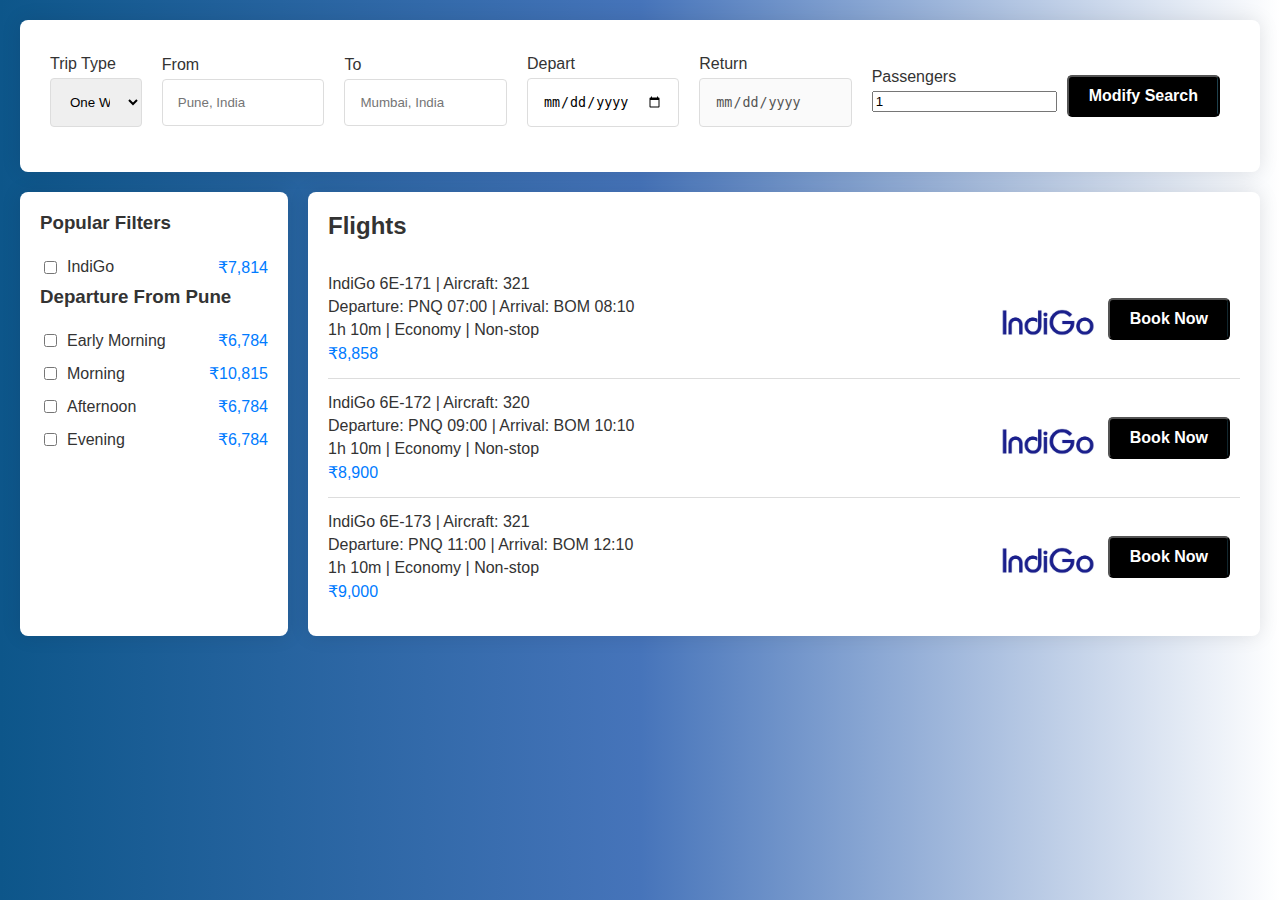
<file: tryy.html>
<!DOCTYPE html>
<html lang="en">
<head>
    <meta charset="UTF-8">
    <meta name="viewport" content="width=device-width, initial-scale=1.0">
    <link rel="stylesheet" type="text/css" href="styles/trycss.css">
    
    <title>Flight Booking</title>
    
</head>
<body>
<div class="container">
    <div class="search-box">
        <div class="search-content">
            <div class="trip-type">
                <label for="trip-type">Trip Type</label>
                <select id="trip-type">
                    <option value="one-way">One Way</option>
                    <option value="round-trip">Round Trip</option>
                </select>
            </div>
            <div class="location">
                <label for="from">From</label>
                <input type="text" id="from" placeholder="Pune, India">
            </div>
            <div class="location">
                <label for="to">To</label>
                <input type="text" id="to" placeholder="Mumbai, India">
            </div>
            <div class="dates">
                <label for="depart">Depart</label>
                <input type="date" id="depart" placeholder="2024-12-12">
            </div>
            <div class="dates">
                <label for="return">Return</label>
                <input type="date" id="return" disabled>
            </div>
            <div class="passengers">
                <label for="passengers">Passengers</label>
                <input type="number" id="passengers" min="1" value="1">
                <br><br>
            </div>
        </div>
        <button class="book-now-button">Modify Search</button>
    </div>

    <div class="filters-flights-container">
        <div class="filters">
            <h3>Popular Filters</h3>
            <div class="filter-item">
                <input type="checkbox" id="air-india"><label for="air-india">IndiGo</label><span style="color: #007bff;">₹7,814</span>
            </div>
            <h3>Departure From Pune</h3>
            <div class="filter-item">
                <input type="checkbox" id="early-morning"><label for="early-morning">Early Morning</label><span style="color: #007bff;">₹6,784</span>
            </div>
            <div class="filter-item">
                <input type="checkbox" id="mid-morning"><label for="mid-morning">Morning</label><span style="color: #007bff;">₹10,815</span>
            </div>
            <div class="filter-item">
                <input type="checkbox" id="afternoon-depart"><label for="afternoon-depart">Afternoon</label><span style="color: #007bff;">₹6,784</span>
            </div>
            <div class="filter-item">
                <input type="checkbox" id="evening"><label for="evening">Evening</label><span style="color: #007bff;">₹6,784</span>
            </div>
        </div>

        <div class="flights">
            <h2>Flights</h2>
            <div class="flight">
                <div class="flight-info">
                    <p>IndiGo 6E-171 | Aircraft: 321</p>
                    <p>Departure: PNQ 07:00 | Arrival: BOM 08:10</p>
                    <p>1h 10m | Economy | Non-stop</p>
                    <p style="color: #007bff;">₹8,858</p>
                </div>
                <div class="flight-logo">
                    <img src="indigo-logo.png" alt="IndiGo">
                </div><a href="checkout.html">
                <button class="book-now-button">Book Now</button></a>
            </div>
            <div class="flight">
                <div class="flight-info">
                    <p>IndiGo 6E-172 | Aircraft: 320</p>
                    <p>Departure: PNQ 09:00 | Arrival: BOM 10:10</p>
                    <p>1h 10m | Economy | Non-stop</p>
                    <p style="color: #007bff;">₹8,900</p>
                </div>
                <div class="flight-logo">
                    <img src="indigo-logo.png" alt="IndiGo">
                </div><a href="checkout.html">
                <button class="book-now-button">Book Now</button></a>
            </div>
            <div class="flight">
                <div class="flight-info">
                    <p>IndiGo 6E-173 | Aircraft: 321</p>
                    <p>Departure: PNQ 11:00 | Arrival: BOM 12:10</p>
                    <p>1h 10m | Economy | Non-stop</p>
                    <p style="color: #007bff;">₹9,000</p>
                </div>
                <div class="flight-logo">
                    <img src="indigo-logo.png" alt="IndiGo">
                </div><a href="checkout.html">
                    <button class="book-now-button">Book Now</button></a>
            </div>
            </div>
        </div>
    </div>
    
    <script>
document.addEventListener('DOMContentLoaded', function () {
    const tripTypeSelect = document.getElementById('trip-type');
    const departDateInput = document.getElementById('depart');
    const returnDateInput = document.getElementById('return');
    const passengersInput = document.getElementById('passengers');
    const searchButton = document.getElementById('search-button');
    const flights = document.querySelectorAll('.flight');

    // Disable return date initially
    returnDateInput.disabled = true;

    // Event listener for trip type change
    tripTypeSelect.addEventListener('change', function () {
        if (tripTypeSelect.value === 'one-way') {
            returnDateInput.disabled = true;
            returnDateInput.value = '';
        } else {
            returnDateInput.disabled = false;
        }
    });

    // Event listener for search button click
    searchButton.addEventListener('click', function () {
        // Validate inputs based on trip type
        if (tripTypeSelect.value === 'round-trip' && (!departDateInput.value || !returnDateInput.value)) {
            alert('Please enter both departure and return dates for round trip.');
            return;
        }

        // Update flight prices based on number of passengers
        flights.forEach(flight => {
            const priceElement = flight.querySelector('.price');
            if (priceElement) {
                let price = parseInt(priceElement.innerText.replace('₹', '').replace(',', ''));
                const passengers = parseInt(passengersInput.value);
                if (passengers <= 0) {
                    passengers = 1;
                }
                price *= passengers;
                priceElement.innerText = ₹${price.toLocaleString()};
            }
        });

        // Redirect or handle further actions (e.g., booking process)
        // Example: window.location.href = 'booking_page.html';
    });
});    </script>
    
    </body>
    </html>
</file>
<file: styles/about_styles.css>
@charset "utf-8";
/* CSS Document */

/******************************

[Table of Contents]

1. Fonts
2. Body and some general stuff
3. Header
	3.1 Top Bar
	3.2 Logo
	3.3 Main Nav
	3.4 Menu
4. Home
	4.1 Home Slider
	4.2 Home Slider Nav
	4.3 Home Slider Dots
5. Search
6. Section Title
7. Rating
8. Stats
9. Add
10. Milestones
11. Footer
	11.1 Footer - About
	11.2 Footer - Blog
	11.3 Footer - Tags
	11.4 Footer - Contact Info
12. Copyright


******************************/

/***********
1. Fonts
***********/

@import url('https://fonts.googleapis.com/css?family=Open+Sans:300,400,600,700,800');
@font-face
{
	font-family: 'Beyond';
	src: url('../fonts/beyond_the_mountains.otf')  format('truetype'),
		 url('../fonts/beyond_the_mountains.ttf')  format('opentype');
}

/*********************************
2. Body and some general stuff
*********************************/

*
{
	margin: 0;
	padding: 0;
	-webkit-font-smoothing: antialiased;
	-webkit-text-shadow: rgba(0,0,0,.01) 0 0 1px;
	text-shadow: rgba(0,0,0,.01) 0 0 1px;
}
body
{
	font-family: 'Open Sans', sans-serif;
	font-size: 14px;
	font-weight: 400;
	background: #FFFFFF;
	color: #a5a5a5;
}
div
{
	display: block;
	position: relative;
	-webkit-box-sizing: border-box;
    -moz-box-sizing: border-box;
    box-sizing: border-box;
}
ul
{
	list-style: none;
	margin-bottom: 0px;
}
p
{
	font-family: 'Open Sans', sans-serif;
	font-size: 14px;
	line-height: 2;
	font-weight: 400;
	color: #929191;
	-webkit-font-smoothing: antialiased;
	-webkit-text-shadow: rgba(0,0,0,.01) 0 0 1px;
	text-shadow: rgba(0,0,0,.01) 0 0 1px;
}
p a
{
	display: inline;
	position: relative;
	color: inherit;
	border-bottom: solid 1px #ffa07f;
	-webkit-transition: all 200ms ease;
	-moz-transition: all 200ms ease;
	-ms-transition: all 200ms ease;
	-o-transition: all 200ms ease;
	transition: all 200ms ease;
}
a, a:hover, a:visited, a:active, a:link
{
	text-decoration: none;
	-webkit-font-smoothing: antialiased;
	-webkit-text-shadow: rgba(0,0,0,.01) 0 0 1px;
	text-shadow: rgba(0,0,0,.01) 0 0 1px;
}
p a:active
{
	position: relative;
	color: #FF6347;
}
p a:hover
{
	color: #FFFFFF;
	background: #ffa07f;
}
p a:hover::after
{
	opacity: 0.2;
}
::selection
{
	
}
p::selection
{
	
}
h1{font-size: 48px;}
h2{font-size: 36px;}
h3{font-size: 24px;}
h4{font-size: 18px;}
h5{font-size: 14px;}
h1, h2, h3, h4, h5, h6
{
	font-family: 'Open Sans', sans-serif;
	-webkit-font-smoothing: antialiased;
	-webkit-text-shadow: rgba(0,0,0,.01) 0 0 1px;
	text-shadow: rgba(0,0,0,.01) 0 0 1px;
}
h1::selection, 
h2::selection, 
h3::selection, 
h4::selection, 
h5::selection, 
h6::selection
{
	
}
.form-control
{
	color: #db5246;
}
section
{
	display: block;
	position: relative;
	box-sizing: border-box;
}
.clear
{
	clear: both;
}
.clearfix::before, .clearfix::after
{
	content: "";
	display: table;
}
.clearfix::after
{
	clear: both;
}
.clearfix
{
	zoom: 1;
}
.float_left
{
	float: left;
}
.float_right
{
	float: right;
}
.trans_200
{
	-webkit-transition: all 200ms ease;
	-moz-transition: all 200ms ease;
	-ms-transition: all 200ms ease;
	-o-transition: all 200ms ease;
	transition: all 200ms ease;
}
.trans_300
{
	-webkit-transition: all 300ms ease;
	-moz-transition: all 300ms ease;
	-ms-transition: all 300ms ease;
	-o-transition: all 300ms ease;
	transition: all 300ms ease;
}
.trans_400
{
	-webkit-transition: all 400ms ease;
	-moz-transition: all 400ms ease;
	-ms-transition: all 400ms ease;
	-o-transition: all 400ms ease;
	transition: all 400ms ease;
}
.trans_500
{
	-webkit-transition: all 500ms ease;
	-moz-transition: all 500ms ease;
	-ms-transition: all 500ms ease;
	-o-transition: all 500ms ease;
	transition: all 500ms ease;
}
.fill_height
{
	height: 100%;
}
.super_container
{
	width: 100%;
	overflow: hidden;
}
.prlx_parent
{
	overflow: hidden;
}
.prlx
{
	height: 130% !important;
}
.nopadding
{
	padding: 0px !important;
}
.button
{
	display: inline-block;
	height: 53px;
	border-radius: 27px;
	overflow: hidden;
	z-index: 1;
}
.button_bcg
{
	position: absolute;
	top: 0;
	left: 0;
	width: 200%;
	height: 100%;
	background: linear-gradient(to right, #fa9e1b, #8d4fff, #fa9e1b);
	z-index: -1;
	-webkit-transition: all 400ms ease;
	-moz-transition: all 400ms ease;
	-ms-transition: all 400ms ease;
	-o-transition: all 400ms ease;
	transition: all 400ms ease;
}
.button:hover .button_bcg
{
	left: -100%;
}
.button a
{
	display: block;
	font-size: 13px;
	font-weight: 700;
	color: #fff;
	text-transform: uppercase;
	line-height: 53px;
	padding-left: 46px;
	padding-right: 46px;
	white-space: nowrap;
	z-index: 2;
}
.button span
{
	display: inline-block;
	vertical-align: middle;
	width: 5.75px;
	height: 5.63px;
	background: #FFFFFF;
	border-radius: 50%;
	margin-right: 2px;
}
.button span:first-child
{
	margin-left: 10px;
}
.button span:nth-child(2)
{
	opacity: 0.6;
}
.button span:last-child
{
	opacity: 0.4;
	margin-right: 0px;
}
.parallax-window
{
    min-height: 400px;
    background: transparent;
}

/*********************************
3. Header
*********************************/

.header
{
	position: fixed;
	width: 100%;
	background: linear-gradient(to top right, #0d568a, #4674ba);
	z-index: 12;
}
.header.scrolled
{
	background: rgba(19, 45, 84, 0.85);
}

/*********************************
3.1 Top Bar
*********************************/

.top_bar
{
	width: 100%;
	height: 36px;
	background: #0a1c4e;
	-webkit-transition: all 400ms ease;
	-moz-transition: all 400ms ease;
	-ms-transition: all 400ms ease;
	-o-transition: all 400ms ease;
	transition: all 400ms ease;
}
.header.scrolled .top_bar
{
	visibility: hidden;
	opacity: 0;
	height: 0px;
}
.phone
{
	display: inline-block;
	margin-right: 36px;
	line-height: 36px;
	font-size: 10px;
	font-weight: 600;
	color: #FFFFFF;
}
.social_list_item
{
	position: relative;
	display: inline-block;
	margin-right: 3px;
}
.social_list_item:last-child
{
	margin-right: 0px;
}
.social_list_item a
{
	display: block;
	width: 100%;
	padding-left: 10px;
	padding-right: 10px;
	line-height: 36px;
}
.social_list_item:hover a i
{
	color: #fa9e1c;
}
.social_list_item a i
{
	font-size: 12px;
	color: #FFFFFF;
	-webkit-transition: all 200ms ease;
	-moz-transition: all 200ms ease;
	-ms-transition: all 200ms ease;
	-o-transition: all 200ms ease;
	transition: all 200ms ease;
}
.social_list_item a:hover
{
	color: #FFFFFF;
}
.user_box_link
{
	display: inline-block;
}
.user_box_link a
{
	display: block;
	font-size: 10px;
	line-height: 36px;
	font-weight: 600;
	color: #FFFFFF;
	text-transform: uppercase;
}
.user_box_link a:hover
{
	color: #fa9e1c;
}
.user_box_login
{
	margin-right: 15px;
}
.user_box_login::after
{
	display: block;
	position: absolute;
	top: 15px;
	right: -9px;
	background: #FFFFFF;
	width: 1px;
	height: 9px;
	content: '';
}
.main_nav_col
{
	height: 143px;
	-webkit-transition: all 400ms ease;
	-moz-transition: all 400ms ease;
	-ms-transition: all 400ms ease;
	-o-transition: all 400ms ease;
	transition: all 400ms ease;
}
.header.scrolled .main_nav_col
{
	height: 100px;
}

/*********************************
3.2 Logo
*********************************/

.logo_container
{
	-webkit-transform: translateY(-6px);
	-moz-transform: translateY(-6px);
	-ms-transform: translateY(-6px);
	-o-transform: translateY(-6px);
	transform: translateY(-6px);
}
.header.scrolled .logo_container
{
	-webkit-transform: none;
	-moz-transform: none;
	-ms-transform: none;
	-o-transform: none;
	transform: none;
}
.logo a
{
	font-family: 'Open Sans', sans-serif;
	font-size: 30px;
	color: #f4f4f8;
	font-weight: 800;
	text-transform: uppercase;
}
.logo a img
{
	display: inline-block;
	vertical-align: baseline;
	margin-right: 9px;
	-webkit-transform: translateY(2px);
	-moz-transform: translateY(2px);
	-ms-transform: translateY(2px);
	-o-transform: translateY(2px);
	transform: translateY(2px);
}

/*********************************
3.3 Main Nav
*********************************/

.main_nav_container
{
	margin-right: 221px;
}
.main_nav_item
{
	position: relative;
	display: inline-block;
	margin-right: 40px;
}
.main_nav_item:last-child
{
	margin-right: 0px;
}
.main_nav_item a
{
	font-family: 'Open Sans', sans-serif;
	font-size: 13px;
	font-weight: 600;
	color: #FFFFFF;
	text-transform: uppercase;
	padding-bottom: 10px;
	padding-top: 10px;
}
.main_nav_item::after
{
	display: block;
	position: absolute;
	left: -1px;
	bottom: -11px;
	width: calc(100% + 2px);
	height: 2px;
	background: linear-gradient(to right, #fa9e1b, #8d4fff);
	content: '';
	opacity: 0;
	-webkit-transition: all 200ms ease;
	-moz-transition: all 200ms ease;
	-ms-transition: all 200ms ease;
	-o-transition: all 200ms ease;
	transition: all 200ms ease;
}
.main_nav_item:hover::after
{
	opacity: 1;
}
.content_search
{
	-webkit-transform: translateY(-1px);
	-moz-transform: translateY(-1px);
	-ms-transform: translateY(-1px);
	-o-transform: translateY(-1px);
	transform: translateY(-1px);
	cursor: pointer;
}
.header.scrolled .content_search
{
	-webkit-transform: none;
	-moz-transform: none;
	-ms-transform: none;
	-o-transform: none;
	transform: none;
}
.mag_glass
{
	-webkit-transition: all 200ms ease;
	-moz-transition: all 200ms ease;
	-ms-transition: all 200ms ease;
	-o-transition: all 200ms ease;
	transition: all 200ms ease;
}
.content_search img
{
	width: 17px;
	height: 17px;
}
.content_search:hover .mag_glass
{
	fill: #fa9e1c;
}
.content_search:hover .mag_glass
{
	fill: #fa9e1c;
}
.search_form
{
	position: absolute;
	right: 15px;
	top: 120px;
	width: 237px;
	height: 40px;
	visibility: hidden;
	opacity: 0;
}
.search_form.active
{
	top: 105px;
	visibility: visible;
	opacity: 1;
}
.search_content_input
{
	width: 100%;
	height: 100%;
	background: #FFFFFF;
	color: #1b0b32;
	padding-left: 20px;
	outline: none !important;
	border: none !important;
	box-shadow: 0px 8px 20px rgba(0,0,0,0.15);
}
.bez_1
{
	-webkit-transition: all 0.3s cubic-bezier(0.7, 0, 0.3, 1);
	-moz-transition: all 0.3s cubic-bezier(0.7, 0, 0.3, 1);
	-ms-transition: all 0.3s cubic-bezier(0.7, 0, 0.3, 1);
	-o-transition: all 0.3s cubic-bezier(0.7, 0, 0.3, 1);
	transition: all 0.3s cubic-bezier(0.7, 0, 0.3, 1);
}

/*********************************
3.4 Menu
*********************************/

.hamburger
{
	display: none;
	-webkit-transform: translateY(-3px);
	-moz-transform: translateY(-3px);
	-ms-transform: translateY(-3px);
	-o-transform: translateY(-3px);
	transform: translateY(-3px);
	cursor: pointer;
	margin-left: 20px;
}
.header.scrolled .hamburger
{
	-webkit-transform: none;
	-moz-transform: none;
	-ms-transform: none;
	-o-transform: none;
	transform: none;
}
.hamburger i
{
	font-size: 24px;
	color: #FFFFFF;
}
.hamburger:hover i
{
	color: #fa9e1c;
}
.menu
{
	position: fixed;
	width: 100vw;
	height: 100vh;
	background: linear-gradient(to right, #fa9e1b, #8d4fff);
	z-index: 100;
	opacity: 0;
	visibility: hidden;
}
.menu.active
{
	opacity: 0.95;
	visibility: visible;
}
.menu_content
{
	width: 100%;
	height: 100%;
}
.menu_item
{
	position: relative;
	margin-bottom: 3px;
}
.menu_item:last-child
{
	margin-bottom: 0px;
}
.menu_logo
{
	margin-bottom: 28px;
}
.menu_logo a img
{
	width: 40px !important;
}
.menu_item a
{
	display: inline-block;
	position: relative;
	font-family: 'Beyond';
	font-size: 36px;
	color: #FFFFFF;
	font-weight: 400;
}
.menu_item a::after
{
	display: block;
	position: absolute;
	top: 60%;
	left: 0;
	width: 0;
	height: 4px;
	background: #FFFFFF;
	letter-spacing: 2px;
	content: '';
	z-index: 10;
	pointer-events: none;
	-webkit-transition: all 200ms ease;
	-moz-transition: all 200ms ease;
	-ms-transition: all 200ms ease;
	-o-transition: all 200ms ease;
	transition: all 400ms ease;
}
.menu_item:hover a::after
{
	width: 100%;
}
.menu_close_container
{
	position: absolute;
	top: 94px;
	right: 122px;
	width: 21px;
	height: 21px;
	cursor: pointer;
	-webkit-transform: rotate(45deg);
	-moz-transform: rotate(45deg);
	-ms-transform: rotate(45deg);
	-o-transform: rotate(45deg);
	transform: rotate(45deg);
}
.menu_close
{
	top: 9px;
	width: 21px;
	height: 3px;
	background: #FFFFFF;
	-webkit-transition: all 200ms ease;
	-moz-transition: all 200ms ease;
	-ms-transition: all 200ms ease;
	-o-transition: all 200ms ease;
	transition: all 200ms ease;
}
.menu_close::after
{
	display: block;
	position: absolute;
	top: -9px;
	left: 9px;
	content: '';
	width: 3px;
	height: 21px;
	background: #FFFFFF;
	-webkit-transition: all 200ms ease;
	-moz-transition: all 200ms ease;
	-ms-transition: all 200ms ease;
	-o-transition: all 200ms ease;
	transition: all 200ms ease;
}
.menu_close_container:hover .menu_close,
.menu_close_container:hover .menu_close::after
{
	background: #fa9e1c;
}

/*********************************
4. Home
*********************************/

.home
{
	width: 100%;
	height: 465px;
	background: transparent;
}
.home_background
{
	position: absolute;
	top: 0;
	left: 0;
	width: 100%;
	height: 100%;
	background-repeat: no-repeat;
	background-size: cover;
	background-position: center center;
}
.home_content
{
	position: absolute;
	bottom: 106px;
	left: 50%;
	-webkit-transform: translateX(-50%);
	-moz-transform: translateX(-50%);
	-ms-transform: translateX(-50%);
	-o-transform: translateX(-50%);
	transform: translateX(-50%);
}
.home_title
{
	font-size: 72px;
	font-weight: 800;
	color: #FFFFFF;
	text-transform: uppercase;
}

/*********************************
5. Intro
*********************************/

.intro
{
	width: 100%;
	padding-top: 92px;
	padding-bottom: 105px;
	background: #f6f9fb;
}
.intro_image
{
	position: absolute;
    right: 0;
    top: 13px;
}
.intro_title
{
	font-size: 30px;
	font-weight: 700;
	color: #2d2c2c;
	text-transform: uppercase;
}
.intro_text
{
	margin-bottom: 0px;
	font-weight: 600;
	color: #929191;
	margin-top: 60px;
}
.intro_button
{
	margin-top: 57px;
	z-index: 1;
}

/*********************************
6. Section Title
*********************************/

.section_title
{
	font-size: 30px;
	font-weight: 700;
	color: #2d2c2c;
	margin-top: -8px;
	text-transform: uppercase;
}

/*********************************
7. Rating
*********************************/

.rating
{
	margin-top: 10px;
}
.rating i
{
	font-size: 19px;
	margin-right: 4px;
}
.rating i:last-child
{
	margin-right: 0px;
}
.rating_1 i:first-child{color: #ffeb8d;}
.rating_2 i:first-child{color: #ffeb8d;}
.rating_2 i:nth-child(2){color: #fed46b;}
.rating_3 i:first-child{color: #ffeb8d;}
.rating_3 i:nth-child(2){color: #fed46b;}
.rating_3 i:nth-child(3){color: #fbb53d;}
.rating_4 i:first-child{color: #ffeb8d;}
.rating_4 i:nth-child(2){color: #fed46b;}
.rating_4 i:nth-child(3){color: #fbb53d;}
.rating_4 i:nth-child(4){color: #fa9e1b;}
.rating_5 i:first-child{color: #ffeb8d;}
.rating_5 i:nth-child(2){color: #fed46b;}
.rating_5 i:nth-child(3){color: #fbb53d;}
.rating_5 i:nth-child(4){color: #fa9e1b;}
.rating_r i::before
{
	font-family: 'FontAwesome';
	content: "\f006";
	font-style: normal;
	font-size: 19px;
	margin-right: 4px;
}
.rating_r_1 i:first-child::before{color: #ffeb8d; content: "\f005";}
.rating_r_2 i:first-child::before{color: #ffeb8d; content: "\f005";}
.rating_r_2 i:nth-child(2)::before{color: #fed46b; content: "\f005";}
.rating_r_3 i:first-child::before{color: #ffeb8d; content: "\f005";}
.rating_r_3 i:nth-child(2)::before{color: #fed46b; content: "\f005";}
.rating_r_3 i:nth-child(3)::before{color: #fbb53d; content: "\f005";}
.rating_r_4 i:first-child::before{color: #ffeb8d; content: "\f005";}
.rating_r_4 i:nth-child(2)::before{color: #fed46b; content: "\f005";}
.rating_r_4 i:nth-child(3)::before{color: #fbb53d; content: "\f005";}
.rating_r_4 i:nth-child(4)::before{color: #fa9e1b; content: "\f005";}
.rating_r_5 i:first-child::before{color: #ffeb8d; content: "\f005";}
.rating_r_5 i:nth-child(2)::before{color: #fed46b; content: "\f005";}
.rating_r_5 i:nth-child(3)::before{color: #fbb53d; content: "\f005";}
.rating_r_5 i:nth-child(4)::before{color: #fa9e1b; content: "\f005";}
.rating_r_5 i:nth-child(5)::before{color: #ef910a; content: "\f005";}

/*********************************
8. Stats
*********************************/

.stats
{
	padding-top: 100px;
	padding-bottom: 105px;
}
.stats_text
{
	margin-top: 21px;
	padding-left: 30px;
	padding-right: 30px;
}
.stats_years
{
	padding-left: 116px;
	padding-right: 116px;
	margin-top: 39px;
}
.stats_contents
{
	margin-top: 23px;
	padding-left: 55px;
	padding-right: 55px;
}
.stats_years div
{
	display: inline-block;
	font-size: 14px;
	font-weight: 700;
	color: #fa9e1b;
}
.stats_item
{
	margin-bottom: 24px;
}
.stats_item:last-child
{
	margin-bottom: 0px;
}
.stats_last
{
	width: 25%;
	float: left;
	padding-left: 60px;
}
.stats_new
{
	width: 25%;
	float: left;
	padding-right: 60px;
}
.stats_last_icon
{
	position: absolute;
	bottom:0;
	left:0;
	width: 60px;
	height: 100%;
	padding-bottom: 5px;
}
.stats_new_icon
{
	position: absolute;
	bottom:0;
	right:0;
	width: 60px;
	height: 100%;
	padding-bottom: 5px;
}
.stats_last_content
{

}
.stats_number
{
	font-size: 24px;
	font-weight: 600;
	color: #2d2c2c;
}
.stats_type
{
	font-size: 14px;
	font-weight: 600;
	color: #929191;
}
.stats_bar
{
	width: 50%;
	height: 2px;
	background: #e1e1e1;
	float: left;
	margin-top: 33px;
}
.stats_bar_perc
{
	position: absolute;
	top: 0;
	height: 2px;
	background: #31124b;
	max-width: 100% !important;
}
.stats_bar_perc div
{
	width: 100%;
}
.stats_bar_value
{
	position: absolute;
	top: -39px;
}

/*********************************
9. Add
*********************************/

.add
{
	width: 100%;
}
.add_background
{
	position: absolute;
	top: 0;
	left: 0;
	width: 100%;
	height: 100%;
	background-repeat: no-repeat;
	background-size: cover;
	background-position: center center;
}
.add_container
{
	padding-top: 52px;
	padding-bottom: 64px;
}
.add_content
{
	padding-left: 151px;
}
.add_title
{
	font-weight: 600;
	text-transform: uppercase;
	color: #FFFFFF;
	padding-left: 2px;
}
.add_subtitle
{
	font-size: 16px;
	font-weight: 400;
	color: #FFFFFF;
	padding-left: 7px;
}
.add_subtitle span
{
	font-size: 18px;
	font-weight: 700;
}
.add_button
{
	margin-top: 30px;
}

/*********************************
10. Milestones
*********************************/

.milestones
{
	padding-top: 105px;
	padding-bottom: 100px;
}
.milestone
{
	width: 100%;
}
.milestone_icon
{
	display: inline-block;
	height: 58px;
}
.milestone_icon img
{
	position: relative;
	top: 50%;
	-webkit-transform: translateY(-50%);
	-moz-transform: translateY(-50%);
	-ms-transform: translateY(-50%);
	-o-transform: translateY(-50%);
	transform: translateY(-50%);
}
.milestone_counter
{
	font-size: 48px;
	font-weight: 600;
	color: #2d2c2c;
	line-height: 1;
	margin-top: 25px;
}
.milestone_text
{
	font-size: 14px;
	font-weight: 600;
	color: #9a9999;
	margin-top: 22px;
	text-transform: uppercase;
}

/*********************************
11. Footer
*********************************/

.footer
{
	width: 100%;
	padding-top: 113px;
	padding-bottom: 104px;
	background: linear-gradient(to top right, #0d568a, #4674ba);
}
.footer_title
{
	font-size: 15px;
	font-weight: 700;
	color: #FFFFFF;
	text-transform: uppercase;
}

/*********************************
11.1 Footer - About
*********************************/

.footer_about
{
	padding-top: 67px;
}
.footer_logo
{
	position: absolute;
	left: 0;
	top: -24px;
}
.footer_about_text
{
	font-size: 14px;
	font-weight: 600;
	color: #FFFFFF;
}
.footer_social_item
{
	display: inline-block;
	width: 31px;
	height: 31px;
	border: solid 1px #fa9e1b;
	border-radius: 50%;
	text-align: center;
	-webkit-transition: all 200ms ease;
	-moz-transition: all 200ms ease;
	-ms-transition: all 200ms ease;
	-o-transition: all 200ms ease;
	transition: all 200ms ease;
	margin-right: 9px;
}
.footer_social_item:last-child
{
	margin-right: 0px;
}
.footer_social_item a
{
	display: block;
	position: relative;
	width: 100%;
	height: 100%;
}
.footer_social_item a i
{
	display: block;
	position: relative;
	color: #FFFFFF;
	top: 50%;
	-webkit-transform: translateY(-50%);
	-moz-transform: translateY(-50%);
	-ms-transform: translateY(-50%);
	-o-transform: translateY(-50%);
	transform: translateY(-50%);
	font-size: 12px;
	-webkit-transition: all 200ms ease;
	-moz-transition: all 200ms ease;
	-ms-transition: all 200ms ease;
	-o-transition: all 200ms ease;
	transition: all 200ms ease;
}
.footer_social_item:hover
{
	background: #fa9e1b;
}
.footer_social_item:hover a i
{
	color: #31124b;
}

/*********************************
11.2 Footer - Blog
*********************************/

.footer_blog
{
	margin-top: 39px;
}
.footer_blog_item
{
	margin-bottom: 21px;
}
.footer_blog_item:last-child
{
	margin-bottom: 0px;
}
.footer_blog_image
{
	width: 60px;
	height: 60px;
	float: left;
}
.footer_blog_image img
{
	width: 100%;
}
.footer_blog_content
{
	padding-left: 81px;
}
.footer_blog_title
{
	margin-top: -4px;
	padding-left: 1px;
}
.footer_blog_title a
{
	font-size: 14px;
	font-weight: 400;
	color: #FFFFFF;
}
.footer_blog_title a:hover
{
	color: #fa9e1b;
}
.footer_blog_date
{
	font-size: 12px;
	font-weight: 400;
	color: #fa9e1b;
	margin-top: 7px;
}

/*********************************
11.3 Footer - Tags
*********************************/

.footer_tags
{
	margin-top: 40px;
}
.tag_item
{
	height: 35px;
	float: left;
	margin-right: 9px;
	margin-bottom: 9px;
	border: solid 1px #fa9e1b;
	-webkit-transition: all 200ms ease;
	-moz-transition: all 200ms ease;
	-ms-transition: all 200ms ease;
	-o-transition: all 200ms ease;
	transition: all 200ms ease;
}
.tag_item:hover
{
	background: #fa9e1b;
}
.tag_item a
{
	display: block;
	font-size: 12px;
	font-weight: 600;
	color: #FFFFFF;
	line-height: 33px;
	padding-left: 25px;
	padding-right: 25px;
}

/*********************************
11.4 Footer - Contact Info
*********************************/

.contact_info_list
{
	margin-top: 40px;
}
.contact_info_item
{
	margin-bottom: 22px;
}
.contact_info_icon
{
	width: 20px;
	height: 20px;
	margin-right: 10px;
}
.contact_info_icon img
{
	display: block;
	width: 100%;
}
.contact_info_text,
.contact_info_text a
{
	color: #FFFFFF;
	line-height: 2.14;
	margin-top: -4px;
}
.contact_info_item:hover .contact_info_text,
.contact_info_item:hover .contact_info_text a
{
	color: #fa9e1b;
}

/*********************************
12. Copyright
*********************************/

.copyright
{
	background: #1f0733;
}
.copyright_content
{
	height: 52px;
}
.copyright_content div
{
	font-size: 12px;
	font-weight: 600;
	color: #685677;
}
.footer_nav_container
{
	height: 52px;
}
.footer_nav
{
	
}
.footer_nav_list
{
	font-size: 0px;
}
.footer_nav_item
{
	display: inline-block;
	margin-right: 40px;
}
.footer_nav_item a
{
	font-size: 12px;
	font-weight: 600;
	color: #685677;
	text-transform: uppercase;
	line-height: 2;
	-webkit-transition: all 200ms ease;
	-moz-transition: all 200ms ease;
	-ms-transition: all 200ms ease;
	-o-transition: all 200ms ease;
	transition: all 200ms ease;
}
.footer_nav_item a:hover
{
	color: #FFFFFF;
}
</file>
<file: styles/about_responsive.css>
@charset "utf-8";
/* CSS Document */

/******************************

[Table of Contents]

1. 1600px
2. 1440px
3. 1280px
4. 1199px
5. 1024px
6. 991px
7. 959px
8. 880px
9. 768px
10. 767px
11. 539px
12. 479px
13. 400px

******************************/

/************
1. 1600px
************/

@media only screen and (max-width: 1600px)
{
	
}

/************
2. 1440px
************/

@media only screen and (max-width: 1440px)
{
	
}

/************
3. 1380px
************/

@media only screen and (max-width: 1380px)
{
	
}

/************
3. 1280px
************/

@media only screen and (max-width: 1280px)
{
	
}

/************
4. 1199px
************/

@media only screen and (max-width: 1199px)
{
	.main_nav_container
	{
		margin-right: 121px;
	}
	.intro_image
	{
		position: relative;
	    top: -13px;
	}
	.intro_image img
	{
		width: 100%;
	}
	.footer_blog_content
	{
		padding-left: 74px;
	}
}

/************
4. 1100px
************/

@media only screen and (max-width: 1100px)
{
	
}

/************
5. 1024px
************/

@media only screen and (max-width: 1024px)
{
	
}

/************
6. 991px
************/

@media only screen and (max-width: 991px)
{
	.main_nav_container
	{
		display: none;
	}
	.hamburger
	{
		display: block;
	}
	.intro
	{
		padding-top: 71px;
	}
	.intro_image
	{
		position: relative;
	    right: auto;
	    top: auto;
	}
	.intro_content
	{
		margin-top: 30px;
	}
	.add_content
	{
		padding-left: 71px;
	}
	.milestone_col
	{
		margin-bottom: 60px;
	}
	.milestone_col:last-child
	{
		margin-bottom: 0px;
	}
	.footer_column
	{
		margin-bottom: 60px;
	}
	.footer_column:last-child
	{
		margin-bottom: 0px;
	}
	.copyright
	{
		padding-top: 30px;
		padding-bottom: 30px;
	}
	.copyright_content
	{
		height: auto;
		margin-top: 15px;
	}
	.footer_nav_container
	{
		height: auto;
	}
	.footer_nav_item
	{
		display: block;
	}
}

/************
7. 959px
************/

@media only screen and (max-width: 959px)
{
	
}

/************
8. 880px
************/

@media only screen and (max-width: 880px)
{
	
}

/************
9. 768px
************/

@media only screen and (max-width: 768px)
{
	.home_title
	{
		font-size: 48px;
	}
	.stats_years
	{
		padding-left: 107px;
	}
	.stats_years_last
	{
		display: none !important;
	}
	.stats_years_new
	{
		float: left !important;
	}
	.stats_bar
	{
		width: 100%;
	}
	.stats_new
	{
		padding-right: 0px;
	    padding-left: 40px;
	    width: 40px;
	    -webkit-transform: translateY(14px);
	    -moz-transform: translateY(14px);
	    -ms-transform: translateY(14px);
	    -o-transform: translateY(14px);
	    transform: translateY(15px);
	}
	.stats_new_icon
	{
		right: auto;
	    left: 0;
	    width: 40px;
	}
	.stats_new_content
	{
		margin-left: 10px;
	}
	.stats_last
	{
		display: none;
	}
}

/************
10. 767px
************/

@media only screen and (max-width: 767px)
{
	
}

/************
11. 575px
************/

@media only screen and (max-width: 575px)
{
	p{font-size: 13px;}
	h1{font-size: 28px;}
	.top_bar
	{
		display: none;
	}
	.button
	{
		height: 44px;
		border-radius: 22px;
	}
	.button a
	{
		line-height: 44px;
		padding-left: 36px;
		padding-right: 36px;
	}
	.logo a img
	{
		width: 24px;
	}
	.logo a
	{
		font-size: 24px;
	}
	.main_nav_col
	{
		height: 60px;
	}
	.header.scrolled .main_nav_col
	{
		height: 60px;
	}
	.logo_container
	{
		-webkit-transform: none;
		-moz-transform: none;
		-ms-transform: none;
		-o-transform: none;
		transform: none;
	}
	.content_search
	{
		-webkit-transform: translateY(2px);
		-moz-transform: translateY(2px);
		-ms-transform: translateY(2px);
		-o-transform: translateY(2px);
		transform: translateY(2px);
	}
	.header.scrolled .content_search
	{
		-webkit-transform: translateY(2px);
		-moz-transform: translateY(2px);
		-ms-transform: translateY(2px);
		-o-transform: translateY(2px);
		transform: translateY(2px);
	}
	.hamburger
	{
		-webkit-transform: none;
		-moz-transform: none;
		-ms-transform: none;
		-o-transform: none;
		transform: none;
	}
	.logo a
	{
		font-size: 16px;
	}
	.logo a img
	{
		width: 16px;
		margin-right: 7px;
	}
	.hamburger i
	{
		font-size: 18px;
	}
	.content_search svg
	{
		width: 15px;
		height: 15px;
	}
	.menu_close_container
	{
		top: 15px;
		right: 28px;
	}
	.menu_logo
	{
		margin-bottom: 17px;
	}
	.menu_logo a img
	{
		width: 28px !important;
	}
	.menu_item a
	{
		font-size: 24px;
	}
	.section_title
	{
		font-size: 21px;
	}
	.home
	{
		width: 100%;
		height: 375px;
		background: transparent;
	}
	.home_title
	{
		font-size: 24px;
	}
	.intro_title
	{
		font-size: 21px;
	}
	.intro_text
	{
		margin-top: 45px;
	}
	.stats_text
	{
		padding-left: 0px;
		padding-right: 0px;
	}
	.stats_years
	{
		float: none !important;
		padding-left: 0px;
	}
	.stats_contents
	{
		padding-left: 0px;
		padding-right: 0px;
	}
	.stats_number
	{
		font-size: 18px;
	}
	.stats_type
	{
		font-size: 12px;
	}
	.add_content
	{
		padding-left: 40px;
	}
	.footer_about_text
	{
		font-size: 13px;
	}
}

/************
11. 539px
************/

@media only screen and (max-width: 539px)
{
	
}

/************
12. 480px
************/

@media only screen and (max-width: 480px)
{
	
}

/************
13. 479px
************/

@media only screen and (max-width: 479px)
{
	h2{font-size: 24px;}
	p{font-size: 13px;}
	.milestone_counter
	{
		font-size: 36px;
	}
}

/************
14. 400px
************/

@media only screen and (max-width: 400px)
{
	
}
</file>
<file: plugins/colorbox/colorbox.css>
/*
    Colorbox Core Style:
    The following CSS is consistent between example themes and should not be altered.
*/
#colorbox, #cboxOverlay, #cboxWrapper{position:absolute; top:0; left:0; z-index:9999; overflow:hidden; -webkit-transform: translate3d(0,0,0);}
#cboxWrapper {max-width:none;}
#cboxOverlay{position:fixed; width:100%; height:100%;}
#cboxMiddleLeft, #cboxBottomLeft{clear:left;}
#cboxContent{position:relative;}
#cboxLoadedContent{overflow:auto; -webkit-overflow-scrolling: touch;}
#cboxTitle{margin:0;}
#cboxLoadingOverlay, #cboxLoadingGraphic{position:absolute; top:0; left:0; width:100%; height:100%;}
#cboxPrevious, #cboxNext, #cboxClose, #cboxSlideshow{cursor:pointer;}
.cboxPhoto{float:left; margin:auto; border:0; display:block; max-width:none; -ms-interpolation-mode:bicubic;}
.cboxIframe{width:100%; height:100%; display:block; border:0; padding:0; margin:0;}
#colorbox, #cboxContent, #cboxLoadedContent{box-sizing:content-box; -moz-box-sizing:content-box; -webkit-box-sizing:content-box;}

/* 
    User Style:
    Change the following styles to modify the appearance of Colorbox.  They are
    ordered & tabbed in a way that represents the nesting of the generated HTML.
*/
#cboxOverlay
{
    /*background:url(images/overlay.png) repeat 0 0;*/
    background: rgba(0,0,0,0.95);
    opacity: 0.9; filter: alpha(opacity = 90);
}
#colorbox{outline:0;}
    #cboxTopLeft{width:21px; height:21px; background:url(images/controls.png) no-repeat -101px 0;}
    #cboxTopRight{width:21px; height:21px; background:url(images/controls.png) no-repeat -130px 0;}
    #cboxBottomLeft{width:21px; height:21px; background:url(images/controls.png) no-repeat -101px -29px;}
    #cboxBottomRight{width:21px; height:21px; background:url(images/controls.png) no-repeat -130px -29px;}
    #cboxMiddleLeft{width:21px; background:url(images/controls.png) left top repeat-y;}
    #cboxMiddleRight{width:21px; background:url(images/controls.png) right top repeat-y;}
    #cboxTopCenter{height:21px; background:url(images/border.png) 0 0 repeat-x;}
    #cboxBottomCenter{height:21px; background:url(images/border.png) 0 -29px repeat-x;}
    #cboxContent{background:#fff; overflow:hidden;}
        .cboxIframe{background:#fff;}
        #cboxError{padding:50px; border:1px solid #ccc;}
        #cboxLoadedContent{margin-bottom:28px;}
        #cboxTitle{position:absolute; bottom:4px; left:0; text-align:center; width:100%; color:#949494;}
        #cboxCurrent{position:absolute; bottom:4px; left:58px; color:#949494;}
        #cboxLoadingOverlay{background:url(images/loading_background.png) no-repeat center center;}
        #cboxLoadingGraphic{background:url(images/loading.gif) no-repeat center center;}

        /* these elements are buttons, and may need to have additional styles reset to avoid unwanted base styles */
        #cboxPrevious, #cboxNext, #cboxSlideshow, #cboxClose {border:0; padding:0; margin:0; overflow:visible; width:auto; background:none; }
        
        /* avoid outlines on :active (mouseclick), but preserve outlines on :focus (tabbed navigating) */
        #cboxPrevious:active, #cboxNext:active, #cboxSlideshow:active, #cboxClose:active {outline:0;}

        #cboxSlideshow{position:absolute; bottom:4px; right:30px; color:#0092ef;}
        #cboxPrevious{position:absolute; bottom:0; left:0; background:url(images/controls.png) no-repeat -75px 0; width:25px; height:25px; text-indent:-9999px;}
        #cboxPrevious:hover{background-position:-75px -25px;}
        #cboxNext{position:absolute; bottom:0; left:27px; background:url(images/controls.png) no-repeat -50px 0; width:25px; height:25px; text-indent:-9999px;}
        #cboxNext:hover{background-position:-50px -25px;}
        #cboxClose{position:absolute; bottom:0; right:0; background:url(images/controls.png) no-repeat -25px 0; width:25px; height:25px; text-indent:-9999px;}
        #cboxClose:hover{background-position:-25px -25px;}

/*
  The following fixes a problem where IE7 and IE8 replace a PNG's alpha transparency with a black fill
  when an alpha filter (opacity change) is set on the element or ancestor element.  This style is not applied to or needed in IE9.
  See: http://jacklmoore.com/notes/ie-transparency-problems/
*/
.cboxIE #cboxTopLeft,
.cboxIE #cboxTopCenter,
.cboxIE #cboxTopRight,
.cboxIE #cboxBottomLeft,
.cboxIE #cboxBottomCenter,
.cboxIE #cboxBottomRight,
.cboxIE #cboxMiddleLeft,
.cboxIE #cboxMiddleRight {
    filter: progid:DXImageTransform.Microsoft.gradient(startColorstr=#00FFFFFF,endColorstr=#00FFFFFF);
}
</file>
<file: styles/blog_styles.css>
@charset "utf-8";
/* CSS Document */

/******************************

[Table of Contents]

1. Fonts
2. Body and some general stuff
3. Header
	3.1 Top Bar
	3.2 Logo
	3.3 Main Nav
	3.4 Menu
4. Home
	4.1 Home Slider
	4.2 Home Slider Nav
	4.3 Home Slider Dots
5. Search
6. Blog
7. Sidebar
8. Footer
	8.1 Footer - About
	8.2 Footer - Blog
	8.3 Footer - Tags
	8.4 Footer - Contact Info
9. Copyright


******************************/

/***********
1. Fonts
***********/

@import url('https://fonts.googleapis.com/css?family=Open+Sans:300,400,600,700,800');
@font-face
{
	font-family: 'Beyond';
	src: url('../fonts/beyond_the_mountains.otf')  format('truetype'),
		 url('../fonts/beyond_the_mountains.ttf')  format('opentype');
}

/*********************************
2. Body and some general stuff
*********************************/

*
{
	margin: 0;
	padding: 0;
	-webkit-font-smoothing: antialiased;
	-webkit-text-shadow: rgba(0,0,0,.01) 0 0 1px;
	text-shadow: rgba(0,0,0,.01) 0 0 1px;
}
body
{
	font-family: 'Open Sans', sans-serif;
	font-size: 14px;
	font-weight: 400;
	background: #FFFFFF;
	color: #a5a5a5;
}
div
{
	display: block;
	position: relative;
	-webkit-box-sizing: border-box;
    -moz-box-sizing: border-box;
    box-sizing: border-box;
}
ul
{
	list-style: none;
	margin-bottom: 0px;
}
p
{
	font-family: 'Open Sans', sans-serif;
	font-size: 14px;
	line-height: 2;
	font-weight: 400;
	color: #929191;
	-webkit-font-smoothing: antialiased;
	-webkit-text-shadow: rgba(0,0,0,.01) 0 0 1px;
	text-shadow: rgba(0,0,0,.01) 0 0 1px;
}
p a
{
	display: inline;
	position: relative;
	color: inherit;
	border-bottom: solid 1px #396ced;
	-webkit-transition: all 200ms ease;
	-moz-transition: all 200ms ease;
	-ms-transition: all 200ms ease;
	-o-transition: all 200ms ease;
	transition: all 200ms ease;
}
a, a:hover, a:visited, a:active, a:link
{
	text-decoration: none;
	-webkit-font-smoothing: antialiased;
	-webkit-text-shadow: rgba(0,0,0,.01) 0 0 1px;
	text-shadow: rgba(0,0,0,.01) 0 0 1px;
}
p a:active
{
	position: relative;
	color: #4781ff;
}
p a:hover
{
	color: #FFFFFF;
	background: #ffa07f;
}
p a:hover::after
{
	opacity: 0.2;
}
::selection
{
	
}
p::selection
{
	
}
h1{font-size: 48px;}
h2{font-size: 36px;}
h3{font-size: 24px;}
h4{font-size: 18px;}
h5{font-size: 14px;}
h1, h2, h3, h4, h5, h6
{
	font-family: 'Open Sans', sans-serif;
	-webkit-font-smoothing: antialiased;
	-webkit-text-shadow: rgba(0,0,0,.01) 0 0 1px;
	text-shadow: rgba(0,0,0,.01) 0 0 1px;
}
h1::selection, 
h2::selection, 
h3::selection, 
h4::selection, 
h5::selection, 
h6::selection
{
	
}
.form-control
{
	color: #4650db;
}
section
{
	display: block;
	position: relative;
	box-sizing: border-box;
}
.clear
{
	clear: both;
}
.clearfix::before, .clearfix::after
{
	content: "";
	display: table;
}
.clearfix::after
{
	clear: both;
}
.clearfix
{
	zoom: 1;
}
.float_left
{
	float: left;
}
.float_right
{
	float: right;
}
.trans_200
{
	-webkit-transition: all 200ms ease;
	-moz-transition: all 200ms ease;
	-ms-transition: all 200ms ease;
	-o-transition: all 200ms ease;
	transition: all 200ms ease;
}
.trans_300
{
	-webkit-transition: all 300ms ease;
	-moz-transition: all 300ms ease;
	-ms-transition: all 300ms ease;
	-o-transition: all 300ms ease;
	transition: all 300ms ease;
}
.trans_400
{
	-webkit-transition: all 400ms ease;
	-moz-transition: all 400ms ease;
	-ms-transition: all 400ms ease;
	-o-transition: all 400ms ease;
	transition: all 400ms ease;
}
.trans_500
{
	-webkit-transition: all 500ms ease;
	-moz-transition: all 500ms ease;
	-ms-transition: all 500ms ease;
	-o-transition: all 500ms ease;
	transition: all 500ms ease;
}
.fill_height
{
	height: 100%;
}
.super_container
{
	width: 100%;
	overflow: hidden;
}
.prlx_parent
{
	overflow: hidden;
}
.prlx
{
	height: 130% !important;
}
.nopadding
{
	padding: 0px !important;
}
.button
{
	display: inline-block;
	height: 53px;
	border-radius: 27px;
	overflow: hidden;
	z-index: 1;
}
.button_bcg
{
	position: absolute;
	top: 0;
	left: 0;
	width: 200%;
	height: 100%;
	background: linear-gradient(to top right, #0d568a, #4674ba);
	z-index: -1;
	-webkit-transition: all 400ms ease;
	-moz-transition: all 400ms ease;
	-ms-transition: all 400ms ease;
	-o-transition: all 400ms ease;
	transition: all 400ms ease;
}
.button:hover .button_bcg
{
	left: -100%;
}
.button a
{
	display: block;
	font-size: 13px;
	font-weight: 700;
	color: #fff;
	text-transform: uppercase;
	line-height: 53px;
	padding-left: 46px;
	padding-right: 46px;
	white-space: nowrap;
	z-index: 2;
}
.button span
{
	display: inline-block;
	vertical-align: middle;
	width: 5.75px;
	height: 5.63px;
	background: #FFFFFF;
	border-radius: 50%;
	margin-right: 2px;
}
.button span:first-child
{
	margin-left: 10px;
}
.button span:nth-child(2)
{
	opacity: 0.6;
}
.button span:last-child
{
	opacity: 0.4;
	margin-right: 0px;
}
.parallax-window
{
    min-height: 400px;
    background: transparent;
}

/*********************************
3. Header
*********************************/

.header
{
	position: fixed;
	width: 100%;
	background: linear-gradient(to top right, #0d568a, #4674ba);
	z-index: 12;
}
.header.scrolled
{
	background: rgba(19, 45, 84, 0.85);
}

/*********************************
3.1 Top Bar
*********************************/

.top_bar
{
	width: 100%;
	height: 36px;
	background: #0a1c4e;
	-webkit-transition: all 400ms ease;
	-moz-transition: all 400ms ease;
	-ms-transition: all 400ms ease;
	-o-transition: all 400ms ease;
	transition: all 400ms ease;
}
.header.scrolled .top_bar
{
	visibility: hidden;
	opacity: 0;
	height: 0px;

}
.phone
{
	display: inline-block;
	margin-right: 36px;
	line-height: 36px;
	font-size: 10px;
	font-weight: 600;
	color: #FFFFFF;
}
.social_list_item
{
	position: relative;
	display: inline-block;
	margin-right: 3px;
}
.social_list_item:last-child
{
	margin-right: 0px;
}
.social_list_item a
{
	display: block;
	width: 100%;
	padding-left: 10px;
	padding-right: 10px;
	line-height: 36px;
}
.social_list_item:hover a i
{
	color: #1c84fa;
}
.social_list_item a i
{
	font-size: 12px;
	color: #FFFFFF;
	-webkit-transition: all 200ms ease;
	-moz-transition: all 200ms ease;
	-ms-transition: all 200ms ease;
	-o-transition: all 200ms ease;
	transition: all 200ms ease;
}
.social_list_item a:hover
{
	color: #FFFFFF;
}
.user_box_link
{
	display: inline-block;
}
.user_box_link a
{
	display: block;
	font-size: 10px;
	line-height: 36px;
	font-weight: 600;
	color: #FFFFFF;
	text-transform: uppercase;
}
.user_box_link a:hover
{
	color: #1c84fa;
}
.user_box_login
{
	margin-right: 15px;
}
.user_box_login::after
{
	display: block;
	position: absolute;
	top: 15px;
	right: -9px;
	background: #FFFFFF;
	width: 1px;
	height: 9px;
	content: '';
}
.main_nav_col
{
	height: 143px;
	-webkit-transition: all 400ms ease;
	-moz-transition: all 400ms ease;
	-ms-transition: all 400ms ease;
	-o-transition: all 400ms ease;
	transition: all 400ms ease;
}
.header.scrolled .main_nav_col
{
	height: 100px;
}

/*********************************
3.2 Logo
*********************************/

.logo_container
{
	-webkit-transform: translateY(-6px);
	-moz-transform: translateY(-6px);
	-ms-transform: translateY(-6px);
	-o-transform: translateY(-6px);
	transform: translateY(-6px);
}
.header.scrolled .logo_container
{
	-webkit-transform: none;
	-moz-transform: none;
	-ms-transform: none;
	-o-transform: none;
	transform: none;
}
.logo a
{
	font-family: 'Open Sans', sans-serif;
	font-size: 30px;
	color: #f4f4f8;
	font-weight: 800;
	text-transform: uppercase;
}
.logo a img
{
	display: inline-block;
	vertical-align: baseline;
	margin-right: 9px;
	-webkit-transform: translateY(2px);
	-moz-transform: translateY(2px);
	-ms-transform: translateY(2px);
	-o-transform: translateY(2px);
	transform: translateY(2px);
}

/*********************************
3.3 Main Nav
*********************************/

.main_nav_container
{
	margin-right: 221px;
}
.main_nav_item
{
	position: relative;
	display: inline-block;
	margin-right: 40px;
}
.main_nav_item:last-child
{
	margin-right: 0px;
}
.main_nav_item a
{
	font-family: 'Open Sans', sans-serif;
	font-size: 13px;
	font-weight: 600;
	color: #FFFFFF;
	text-transform: uppercase;
	padding-bottom: 10px;
	padding-top: 10px;
}
.main_nav_item::after
{
	display: block;
	position: absolute;
	left: -1px;
	bottom: -11px;
	width: calc(100% + 2px);
	height: 2px;
	background: linear-gradient(to top right, #0d568a, #4674ba);
	content: '';
	opacity: 0;
	-webkit-transition: all 200ms ease;
	-moz-transition: all 200ms ease;
	-ms-transition: all 200ms ease;
	-o-transition: all 200ms ease;
	transition: all 200ms ease;
}
.main_nav_item:hover::after
{
	opacity: 1;
}
.content_search
{
	-webkit-transform: translateY(-1px);
	-moz-transform: translateY(-1px);
	-ms-transform: translateY(-1px);
	-o-transform: translateY(-1px);
	transform: translateY(-1px);
	cursor: pointer;
}
.header.scrolled .content_search
{
	-webkit-transform: none;
	-moz-transform: none;
	-ms-transform: none;
	-o-transform: none;
	transform: none;
}
.mag_glass
{
	-webkit-transition: all 200ms ease;
	-moz-transition: all 200ms ease;
	-ms-transition: all 200ms ease;
	-o-transition: all 200ms ease;
	transition: all 200ms ease;
}
.content_search img
{
	width: 17px;
	height: 17px;
}
.content_search:hover .mag_glass
{
	fill: #1c84fa;
}
.content_search:hover .mag_glass
{
	fill: #1c84fa;
}
.search_form
{
	position: absolute;
	right: 15px;
	top: 120px;
	width: 237px;
	height: 40px;
	visibility: hidden;
	opacity: 0;
}
.search_form.active
{
	top: 105px;
	visibility: visible;
	opacity: 1;
}
.search_content_input
{
	width: 100%;
	height: 100%;
	background: #FFFFFF;
	color: #1b0b32;
	padding-left: 20px;
	outline: none !important;
	border: none !important;
	box-shadow: 0px 8px 20px rgba(0,0,0,0.15);
}
.bez_1
{
	-webkit-transition: all 0.3s cubic-bezier(0.7, 0, 0.3, 1);
	-moz-transition: all 0.3s cubic-bezier(0.7, 0, 0.3, 1);
	-ms-transition: all 0.3s cubic-bezier(0.7, 0, 0.3, 1);
	-o-transition: all 0.3s cubic-bezier(0.7, 0, 0.3, 1);
	transition: all 0.3s cubic-bezier(0.7, 0, 0.3, 1);
}

/*********************************
3.4 Menu
*********************************/

.hamburger
{
	display: none;
	-webkit-transform: translateY(-3px);
	-moz-transform: translateY(-3px);
	-ms-transform: translateY(-3px);
	-o-transform: translateY(-3px);
	transform: translateY(-3px);
	cursor: pointer;
	margin-left: 20px;
}
.header.scrolled .hamburger
{
	-webkit-transform: none;
	-moz-transform: none;
	-ms-transform: none;
	-o-transform: none;
	transform: none;
}
.hamburger i
{
	font-size: 24px;
	color: #FFFFFF;
}
.hamburger:hover i
{
	color: #1c84fa;
}
.menu
{
	position: fixed;
	width: 100vw;
	height: 100vh;
	background: linear-gradient(to top right, #0d568a, #4674ba);
	z-index: 100;
	opacity: 0;
	visibility: hidden;
}
.menu.active
{
	opacity: 0.95;
	visibility: visible;
}
.menu_content
{
	width: 100%;
	height: 100%;
}
.menu_item
{
	position: relative;
	margin-bottom: 3px;
}
.menu_item:last-child
{
	margin-bottom: 0px;
}
.menu_logo
{
	margin-bottom: 28px;
}
.menu_logo a img
{
	width: 40px !important;
}
.menu_item a
{
	display: inline-block;
	position: relative;
	font-family: 'Beyond';
	font-size: 36px;
	color: #FFFFFF;
	font-weight: 400;
}
.menu_item a::after
{
	display: block;
	position: absolute;
	top: 60%;
	left: 0;
	width: 0;
	height: 4px;
	background: #FFFFFF;
	letter-spacing: 2px;
	content: '';
	z-index: 10;
	pointer-events: none;
	-webkit-transition: all 200ms ease;
	-moz-transition: all 200ms ease;
	-ms-transition: all 200ms ease;
	-o-transition: all 200ms ease;
	transition: all 400ms ease;
}
.menu_item:hover a::after
{
	width: 100%;
}
.menu_close_container
{
	position: absolute;
	top: 94px;
	right: 122px;
	width: 21px;
	height: 21px;
	cursor: pointer;
	-webkit-transform: rotate(45deg);
	-moz-transform: rotate(45deg);
	-ms-transform: rotate(45deg);
	-o-transform: rotate(45deg);
	transform: rotate(45deg);
}
.menu_close
{
	top: 9px;
	width: 21px;
	height: 3px;
	background: #FFFFFF;
	-webkit-transition: all 200ms ease;
	-moz-transition: all 200ms ease;
	-ms-transition: all 200ms ease;
	-o-transition: all 200ms ease;
	transition: all 200ms ease;
}
.menu_close::after
{
	display: block;
	position: absolute;
	top: -9px;
	left: 9px;
	content: '';
	width: 3px;
	height: 21px;
	background: #FFFFFF;
	-webkit-transition: all 200ms ease;
	-moz-transition: all 200ms ease;
	-ms-transition: all 200ms ease;
	-o-transition: all 200ms ease;
	transition: all 200ms ease;
}
.menu_close_container:hover .menu_close,
.menu_close_container:hover .menu_close::after
{
	background: #fa9e1c;
}

/*********************************
4. Home
*********************************/

.home
{
	width: 100%;
	height: 465px;
	background: transparent;
}
.home_background
{
	position: absolute;
	top: 0;
	left: 0;
	width: 100%;
	height: 100%;
	background-repeat: no-repeat;
	background-size: cover;
	background-position: center center;
}
.home_content
{
	position: absolute;
	bottom: 106px;
	left: 50%;
	-webkit-transform: translateX(-50%);
	-moz-transform: translateX(-50%);
	-ms-transform: translateX(-50%);
	-o-transform: translateX(-50%);
	transform: translateX(-50%);
}
.home_title
{
	font-size: 72px;
	font-weight: 800;
	color: #FFFFFF;
	text-transform: uppercase;
}

/*********************************
6. Blog
*********************************/

.blog
{
	padding-top: 108px;
	padding-bottom: 108px;
}
.blog_post_container
{
	width: 100%;
}
.blog_post:not(:last-child)
{
	margin-bottom: 74px;
}
.blog_post_image
{

}
.blog_post_image img
{
	width: 100%;
}
.blog_post_date
{
	position: absolute;
	top: 30px;
	left: 27px;
	width: 114px;
	height: 74px;
	border-radius: 37px;
	background: #1c84fa;
}
.blog_post_day
{
	font-size: 30px;
	font-weight: 700;
	color: #FFFFFF;
	line-height: 1;
}
.blog_post_month
{
	font-size: 12px;
	color: #FFFFFF;
	margin-top: 3px;
}
.blog_post_meta
{
	margin-top: 32px;
}
.blog_post_meta_item
{
	display: inline-block;
	position: relative;
	margin-right: 27px;
}
.blog_post_meta_item:last-child
{
	margin-right: 0px;
}
.blog_post_meta_item::after
{
	display: block;
	position: absolute;
	top: 7px;
	right:-15px;
	width: 1px;
	height: 12px;
	background: #929191;
	content:'';
}
.blog_post_meta_item:last-child::after
{
	display: none;
}
.blog_post_meta_item a
{
	font-size: 12px;
	font-weight: 600;
	color: #929191;
	-webkit-transition: all 200ms ease;
	-moz-transition: all 200ms ease;
	-ms-transition: all 200ms ease;
	-o-transition: all 200ms ease;
	transition: all 200ms ease;
}
.blog_post_meta_item a:hover
{
	color: #2b2b2b;
}
.blog_post_title
{
	margin-top: 5px;
}
.blog_post_title a
{
	font-size: 24px;
	font-weight: 600;
	color: #2b2b2b;
	-webkit-transition: all 200ms ease;
	-moz-transition: all 200ms ease;
	-ms-transition: all 200ms ease;
	-o-transition: all 200ms ease;
	transition: all 200ms ease;
}
.blog_post_title a:hover
{
	color: #1c84fa;
}
.blog_post_text
{
	margin-top: 19px;
}
.blog_post_text p
{
	color: #929191;
	line-height: 2.14;
}
.blog_post_text p:last-of-type
{
	margin-bottom: 0px;
}
.blog_post_link
{
	margin-top: 32px;
}
.blog_post_link a
{
	font-size: 14px;
	font-weight: 700;
	color: #1c84fa;
	text-transform: uppercase;
	-webkit-transition: all 200ms ease;
	-moz-transition: all 200ms ease;
	-ms-transition: all 200ms ease;
	-o-transition: all 200ms ease;
	transition: all 200ms ease;
}
.blog_post_link a:hover
{
	color: #361f5d;
}
.blog_navigation
{
	margin-top: 100px;
}
.blog_dot
{
	display: inline-block;
	position: relative;
	height: 35px;
	line-height: 35px;
	color: #2b2b2b;
	cursor: pointer;
	font-size: 13px;
	font-weight: 600;
	-webkit-transition: all 200ms ease;
	-moz-transition: all 200ms ease;
	-ms-transition: all 200ms ease;
	-o-transition: all 200ms ease;
	transition: all 200ms ease;
}
.blog_dot:hover
{
	color: #fa9e1c;
}
.blog_dot:hover.active div
{
	border-color: #fa9e1c;
}
.blog_dot.active
{
	padding-left: 13px;
	padding-right: 9px;
	margin-right: 3px;
	color: #fa9e1c;
}
.blog_dot div
{
	position: absolute;
	top: 0;
	left: 0;
	width: 100%;
	height: 100%;
	border: solid 2px transparent;
	border-radius: 18px;
	-webkit-transition: all 200ms ease;
	-moz-transition: all 200ms ease;
	-ms-transition: all 200ms ease;
	-o-transition: all 200ms ease;
	transition: all 200ms ease;
}
.blog_dot.active div
{
	border: solid 2px #fa9e1c;
}

/*********************************
7. Sidebar
*********************************/

.sidebar_search
{
	width: 100%;
}
.sidebar_search_input
{
	width: 100%;
	height: 44px;
	border: none;
	border-bottom: solid 2px #e6e7f4;
	outline: none;
}
.sidebar_search_button
{
	position: absolute;
	top: 0;
	right: 0;
	width: 17px;
	height: 44px;
	border: none;
	outline: none;
	background: transparent;
	cursor: pointer;
}
.sidebar_search_button .mag_glass
{
	fill: #1c84fa;
}
.sidebar_search_button:hover .mag_glass
{
	fill: #371d5a;
}
.sidebar_archives
{
	margin-top: 94px;
}
.sidebar_title
{
	font-size: 18px;
	font-weight: 600;
	color: #404551;
}
.sidebar_list
{
	margin-top: 40px;
}
.sidebar_list li:not(:last-child)
{
	margin-bottom: 19px;
}
.sidebar_list li a
{
	font-size: 14px;
	font-weight: 600;
	color: #929191;
}
.sidebar_list li a:hover
{
	color: #404551;
}
.sidebar_categories
{
	margin-top: 89px;
}
.sidebar_latest_posts
{
	margin-top: 89px;
}
.latest_posts_container
{
	margin-top: 35px;
}
.latest_post:not(:last-child)
{
	margin-bottom: 23px;
}
.latest_post_image
{
	float: left;
	z-index: 2;
}
.latest_post_content
{
	padding-left: 98px;
}
.latest_post_title a
{
	font-size: 15px;
	font-weight: 600;
	color: #2b2b2b;
}
.latest_post_title a:hover
{
	color: #1c84fa;
}
.latest_post_meta
{
	margin-top: 3px;
}
.latest_post_author
{
	display: inline-block;
	margin-right: 8px;
}
.latest_post_author a
{
	font-size: 12px;
	font-weight: 600;
	color: #929191;
}
.latest_post_author a:hover
{
	color: #2b2b2b;
}
.latest_post_author::after
{
	display: block;
	position: absolute;
	top: 1px;
	right: -8px;
	content: '/';
}
.latest_post_date
{
	display: inline-block;
}
.latest_post_date a
{
	font-size: 12px;
	font-weight: 600;
	color: #929191;
}
.latest_post_date a:hover
{
	color: #2b2b2b;
}
.sidebar_gallery
{
	margin-top: 94px;
}
.gallery_container
{
	margin-top: 42px;
}
.gallery_item
{
	width: calc((100% - 18px) / 3);
	margin-bottom: 9px;
}
.gallery_item img
{
	width: 100%;
}

/*********************************
8. Footer
*********************************/

.footer
{
	width: 100%;
	padding-top: 113px;
	padding-bottom: 104px;
	background: linear-gradient(to top right, #0d568a, #4674ba);;
}
.footer_title
{
	font-size: 15px;
	font-weight: 700;
	color: #FFFFFF;
	text-transform: uppercase;
}

/*********************************
8.1 Footer - About
*********************************/

.footer_about
{
	padding-top: 67px;
}
.footer_logo
{
	position: absolute;
	left: 0;
	top: -24px;
}
.footer_about_text
{
	font-size: 14px;
	font-weight: 600;
	color: #FFFFFF;
}
.footer_social_item
{
	display: inline-block;
	width: 31px;
	height: 31px;
	border: solid 1px #1c84fa;
	border-radius: 50%;
	text-align: center;
	-webkit-transition: all 200ms ease;
	-moz-transition: all 200ms ease;
	-ms-transition: all 200ms ease;
	-o-transition: all 200ms ease;
	transition: all 200ms ease;
	margin-right: 9px;
}
.footer_social_item:last-child
{
	margin-right: 0px;
}
.footer_social_item a
{
	display: block;
	position: relative;
	width: 100%;
	height: 100%;
}
.footer_social_item a i
{
	display: block;
	position: relative;
	color: #FFFFFF;
	top: 50%;
	-webkit-transform: translateY(-50%);
	-moz-transform: translateY(-50%);
	-ms-transform: translateY(-50%);
	-o-transform: translateY(-50%);
	transform: translateY(-50%);
	font-size: 12px;
	-webkit-transition: all 200ms ease;
	-moz-transition: all 200ms ease;
	-ms-transition: all 200ms ease;
	-o-transition: all 200ms ease;
	transition: all 200ms ease;
}
.footer_social_item:hover
{
	background: #1c84fa;
}
.footer_social_item:hover a i
{
	color: #31124b;
}

/*********************************
8.2 Footer - Blog
*********************************/

.footer_blog
{
	margin-top: 39px;
}
.footer_blog_item
{
	margin-bottom: 21px;
}
.footer_blog_item:last-child
{
	margin-bottom: 0px;
}
.footer_blog_image
{
	width: 60px;
	height: 60px;
	float: left;
}
.footer_blog_image img
{
	width: 100%;
}
.footer_blog_content
{
	padding-left: 81px;
}
.footer_blog_title
{
	margin-top: -4px;
	padding-left: 1px;
}
.footer_blog_title a
{
	font-size: 14px;
	font-weight: 400;
	color: #FFFFFF;
}
.footer_blog_title a:hover
{
	color: #1c84fa;
}
.footer_blog_date
{
	font-size: 12px;
	font-weight: 400;
	color: #1c84fa;
	margin-top: 7px;
}

/*********************************
8.3 Footer - Tags
*********************************/

.footer_tags
{
	margin-top: 40px;
}
.tag_item
{
	height: 35px;
	float: left;
	margin-right: 9px;
	margin-bottom: 9px;
	border: solid 1px #1c84fa;
	-webkit-transition: all 200ms ease;
	-moz-transition: all 200ms ease;
	-ms-transition: all 200ms ease;
	-o-transition: all 200ms ease;
	transition: all 200ms ease;
}
.tag_item:hover
{
	background: #1c84fa;
}
.tag_item a
{
	display: block;
	font-size: 12px;
	font-weight: 600;
	color: #FFFFFF;
	line-height: 33px;
	padding-left: 25px;
	padding-right: 25px;
}

/*********************************
8.4 Footer - Contact Info
*********************************/

.contact_info_list
{
	margin-top: 40px;
}
.contact_info_item
{
	margin-bottom: 22px;
}
.contact_info_icon
{
	width: 20px;
	height: 20px;
	margin-right: 10px;
}
.contact_info_icon img
{
	display: block;
	width: 100%;
}
.contact_info_text,
.contact_info_text a
{
	color: #FFFFFF;
	line-height: 2.14;
	margin-top: -4px;
}
.contact_info_item:hover .contact_info_text,
.contact_info_item:hover .contact_info_text a
{
	color: #1c84fa;
}

/*********************************
9. Copyright
*********************************/

.copyright
{
	background: #1f0733;
}
.copyright_content
{
	height: 52px;
}
.copyright_content div
{
	font-size: 12px;
	font-weight: 600;
	color: #685677;
}
.footer_nav_container
{
	height: 52px;
}
.footer_nav
{
	
}
.footer_nav_list
{
	font-size: 0px;
}
.footer_nav_item
{
	display: inline-block;
	margin-right: 40px;
}
.footer_nav_item a
{
	font-size: 12px;
	font-weight: 600;
	color: #685677;
	text-transform: uppercase;
	line-height: 2;
	-webkit-transition: all 200ms ease;
	-moz-transition: all 200ms ease;
	-ms-transition: all 200ms ease;
	-o-transition: all 200ms ease;
	transition: all 200ms ease;
}
.footer_nav_item a:hover
{
	color: #FFFFFF;
}
</file>
<file: styles/blog_responsive.css>
@charset "utf-8";
/* CSS Document */

/******************************

[Table of Contents]

1. 1600px
2. 1440px
3. 1280px
4. 1199px
5. 1024px
6. 991px
7. 959px
8. 880px
9. 768px
10. 767px
11. 539px
12. 479px
13. 400px

******************************/

/************
1. 1600px
************/

@media only screen and (max-width: 1600px)
{
	
}

/************
2. 1440px
************/

@media only screen and (max-width: 1440px)
{
	
}

/************
3. 1380px
************/

@media only screen and (max-width: 1380px)
{
	
}

/************
3. 1280px
************/

@media only screen and (max-width: 1280px)
{
	
}

/************
4. 1199px
************/

@media only screen and (max-width: 1199px)
{
	.main_nav_container
	{
		margin-right: 121px;
	}
	.footer_blog_content
	{
		padding-left: 74px;
	}
}

/************
4. 1100px
************/

@media only screen and (max-width: 1100px)
{
	
}

/************
5. 1024px
************/

@media only screen and (max-width: 1024px)
{
	
}

/************
6. 991px
************/

@media only screen and (max-width: 991px)
{
	.main_nav_container
	{
		display: none;
	}
	.hamburger
	{
		display: block;
	}
	.sidebar_col
	{
		margin-top: 105px;
	}
	.footer_column
	{
		margin-bottom: 60px;
	}
	.footer_column:last-child
	{
		margin-bottom: 0px;
	}
	.copyright
	{
		padding-top: 30px;
		padding-bottom: 30px;
	}
	.copyright_content
	{
		height: auto;
		margin-top: 15px;
	}
	.footer_nav_container
	{
		height: auto;
	}
	.footer_nav_item
	{
		display: block;
	}
}

/************
7. 959px
************/

@media only screen and (max-width: 959px)
{
	
}

/************
8. 880px
************/

@media only screen and (max-width: 880px)
{
	
}

/************
9. 768px
************/

@media only screen and (max-width: 768px)
{
	.home_title
	{
		font-size: 48px;
	}
}

/************
10. 767px
************/

@media only screen and (max-width: 767px)
{

}

/************
11. 575px
************/

@media only screen and (max-width: 575px)
{
	p{font-size: 13px;}
	h1{font-size: 28px;}
	.top_bar
	{
		display: none;
	}
	.button
	{
		height: 44px;
		border-radius: 22px;
	}
	.button a
	{
		line-height: 44px;
		padding-left: 36px;
		padding-right: 36px;
	}
	.logo a img
	{
		width: 24px;
	}
	.logo a
	{
		font-size: 24px;
	}
	.main_nav_col
	{
		height: 60px;
	}
	.header.scrolled .main_nav_col
	{
		height: 60px;
	}
	.logo_container
	{
		-webkit-transform: none;
		-moz-transform: none;
		-ms-transform: none;
		-o-transform: none;
		transform: none;
	}
	.content_search
	{
		-webkit-transform: translateY(2px);
		-moz-transform: translateY(2px);
		-ms-transform: translateY(2px);
		-o-transform: translateY(2px);
		transform: translateY(2px);
	}
	.header.scrolled .content_search
	{
		-webkit-transform: translateY(2px);
		-moz-transform: translateY(2px);
		-ms-transform: translateY(2px);
		-o-transform: translateY(2px);
		transform: translateY(2px);
	}
	.hamburger
	{
		-webkit-transform: none;
		-moz-transform: none;
		-ms-transform: none;
		-o-transform: none;
		transform: none;
	}
	.logo a
	{
		font-size: 16px;
	}
	.logo a img
	{
		width: 16px;
		margin-right: 7px;
	}
	.hamburger i
	{
		font-size: 18px;
	}
	.content_search svg
	{
		width: 15px;
		height: 15px;
	}
	.menu_close_container
	{
		top: 15px;
		right: 28px;
	}
	.menu_logo
	{
		margin-bottom: 17px;
	}
	.menu_logo a img
	{
		width: 28px !important;
	}
	.menu_item a
	{
		font-size: 24px;
	}
	.section_title
	{
		font-size: 21px;
	}
	.home
	{
		width: 100%;
		height: 375px;
		background: transparent;
	}
	.home_title
	{
		font-size: 24px;
	}
	.blog_post_date
	{
		top: 15px;
		left: 15px;
		width: 85px;
		height: 55px;
	}
	.blog_post_day
	{
		font-size: 24px;
	}
	.blog_post_month
	{
		font-size: 10px;
		margin-top: 1px;
	}
	.blog_post_meta_item a
	{
		font-size: 10px;
	}
	.blog_post_title a
	{
		font-size: 21px;
	}
	.footer_about_text
	{
		font-size: 13px;
	}
}

/************
11. 539px
************/

@media only screen and (max-width: 539px)
{
	
}

/************
12. 480px
************/

@media only screen and (max-width: 480px)
{
	
}

/************
13. 479px
************/

@media only screen and (max-width: 479px)
{
	h2{font-size: 24px;}
	p{font-size: 13px;}
}

/************
14. 400px
************/

@media only screen and (max-width: 400px)
{
	
}
</file>
<file: styles/bookingcss.css>
body {
            font-family: Arial, sans-serif;
            background : linear-gradient(to right, #0d568a, #4674ba,#ffffff);
            margin: 0;
            padding: 0;
            color: #333;
        }

        .container {
            max-width: 1200px;
            margin: 20px auto;
            padding: 20px;
            background-color: #fff;
            box-shadow: 0 0 15px rgba(0, 0, 0, 0.1);
            border-radius: 8px;
        }

        .header {
            display: flex;
            justify-content: space-between;
            align-items: center;
            margin-bottom: 20px;
        }

        .header .tabs {
            display: flex;
        }

        .header .tabs div {
            margin-right: 20px;
            cursor: pointer;
            transition: color 0.3s;
        }

        .header .tabs div:hover {
            color: #007bff;
        }

        .price-button {
            display: flex;
            align-items: center;
        }

        .price-button span {
            font-size: 18px;
            color: #007bff;
            margin-right: 10px;
        }

        .filters {
            display: flex;
            justify-content: flex-start;
            align-items: center;
            margin: 20px 0;
        }

        .filters button {
            margin-right: 20px;
            background-color: #007bff;
            color: white;
            padding: 10px 15px;
            border: none;
            border-radius: 4px;
            cursor: pointer;
            transition: background-color 0.3s, transform 0.3s;
        }

        .filters button:hover {
            background-color: #0056b3;
            transform: scale(1.05);
        }

        .room-offer {
            display: flex;
            border: 1px solid #ddd;
            margin: 10px 0;
            padding: 10px;
            border-radius: 8px;
            box-shadow: 0 2px 8px rgba(0, 0, 0, 0.1);
            transition: transform 0.3s, box-shadow 0.3s;
        }

        .room-offer:hover {
            transform: translateY(-5px);
            box-shadow: 0 4px 15px rgba(0, 0, 0, 0.2);
        }

        .room-details, .benefits, .price-book {
            flex: 1;
            padding: 10px;
        }

        .room-details img {
            max-width: 100%;
            height: auto;
            display: block;
            border-radius: 8px;
        }

        .room-info {
            margin-top: 10px;
        }

        .benefits {
            border-left: 1px solid #ddd;
            border-right: 1px solid #ddd;
        }

        .price-book {
            text-align: center;
        }

        .price-book .price {
            color: red;
            font-size: 24px;
            margin: 10px 0;
        }

        .book-now {
            background-color: #007bff;
            color: white;
            padding: 10px 20px;
            border: none;
            border-radius: 4px;
            cursor: pointer;
            transition: background-color 0.3s, transform 0.3s;
        }

        .book-now:hover {
            background-color: #0056b3;
            transform: scale(1.05);
        }

        .book-now:focus {
            outline: none;
        }

        @keyframes fadeIn {
            from {
                opacity: 0;
                transform: translateY(10px);
            }
            to {
                opacity: 1;
                transform: translateY(0);
            }
        }

        .room-offer {
            animation: fadeIn 0.6s ease-in-out;
        }

        
        /* Add to Cart button styles */
.book-now {
    background-image: linear-gradient(
        to right,
        #54b3d6,
        #54b3d6 50%,
        #000 50%
    );
    background-size: 200% 100%;
    background-position: -100%;
    display: inline-block;
    padding: 10px 20px;
    position: relative;
    text-decoration: none; /* Ensures no underline by default */
    color: #fff; /* Text color */
    font-size: 16px; /* Adjust font size as needed */
    font-weight: bold; /* Adjust font weight as needed */
    border-radius: 5px; /* Rounded corners */
    text-align: center; /* Center align text */
    transition: all 0.3s ease-in-out;
}

.book-now:before {
    content: '';
    background: #54b3d6; /* Color of underline */
    display: block;
    position: absolute;
    bottom: -3px; /* Position underline below text */
    left: 0;
    width: 0; /* Start with no width */
    height: 3px; /* Thickness of underline */
    transition: all 0.3s ease-in-out;
}

.book-now:hover {
    background-position: 0; /* Slide gradient to the right on hover */
}

.book-now:hover::before {
    width: 100%; /* Expand underline to full width on hover */
}

/* Media query for screens up to 768px */
@media (max-width: 768px) {
    .filters {
        flex-direction: column; /* Stack items vertically */
        align-items: flex-start; /* Align items to the start */
    }

    .filters button {
        margin-right: 0; /* Remove right margin */
        margin-bottom: 10px; /* Add bottom margin */
        width: 100%; /* Full width for buttons */
    }

    .room-offer {
        flex-direction: column; /* Stack items vertically */
    }

    .room-details img {
        width: 100%; /* Full width for images */
        margin-bottom: 10px; /* Add bottom margin */
    }

    .benefits {
        border: none; /* Remove borders */
        padding: 10px 0; /* Adjust padding */
        margin-top: 10px; /* Add top margin */
    }

    .price-book {
        padding: 10px 0; /* Adjust padding */
    }

    .price-book .price {
        font-size: 18px; /* Adjust font size */
    }

    .book-now {
        width: 100%; /* Full width for button */
        padding: 12px; /* Adjust padding */
        font-size: 16px; /* Adjust font size */
    }
}
</file>
<file: styles/responsive.css>
@charset "utf-8";
/* CSS Document */

/******************************

[Table of Contents]

1. 1600px
2. 1440px
3. 1280px
4. 1199px
5. 1024px
6. 991px
7. 959px
8. 880px
9. 768px
10. 767px
11. 539px
12. 479px
13. 400px

******************************/

/************
1. 1600px
************/

@media only screen and (max-width: 1600px)
{
	
}

/************
2. 1440px
************/

@media only screen and (max-width: 1440px)
{
	
}

/************
3. 1380px
************/

@media only screen and (max-width: 1380px)
{
	
}

/************
3. 1280px
************/

@media only screen and (max-width: 1280px)
{
	.cta_slider_prev
	{
		left: 15px;
	}
	.cta_slider_next
	{
		right: 15px;
	}
	.cta_slider_nav .nav_path,
	.cta_slider_nav .nav_arrow
	{
		fill: url(#grad);
	}
	.test_slider_prev
	{
		left: 15px;
	}
	.test_slider_next
	{
		right: 15px;
	}
}

/************
4. 1199px
************/

@media only screen and (max-width: 1199px)
{
	.main_nav_container
	{
		margin-right: 121px;
	}
	.home_slider_content h1:first-child
	{
		font-size: 92px;
	}
	.home_slider_content h1:nth-child(2)
	{
		font-size: 80px;
		margin-top: -24px;
	}
	.footer_blog_content
	{
		padding-left: 74px;
	}
}

/************
4. 1100px
************/

@media only screen and (max-width: 1100px)
{
	
}

/************
5. 1024px
************/

@media only screen and (max-width: 1024px)
{
	
}

/************
6. 991px
************/

@media only screen and (max-width: 991px)
{
	.main_nav_container
	{
		display: none;
	}
	.home_slider_content h1:first-child
	{
		font-size: 72px;
	}
	.home_slider_content h1:nth-child(2)
	{
		font-size: 60px;
		margin-top: -18px;
	}
	.home_slider_button
	{
		margin-top: 58px;
	}
	.hamburger
	{
		display: block;
	}
	.search
	{
		height: auto;
		padding-top: 100px;
		padding-bottom: 100px;
	}
	.search_tabs_container
	{
		position: relative;
		bottom: auto;
		left: auto;
		width: auto;
	}
	.search_tabs
	{
		height: auto;
	}
	.search_tab
	{
		height: 62px;
		width: 100%;
		padding-left: 15px;
	}
	.search_tab:first-child
	{
		border-top-left-radius: 0px;
		padding-left: 15px;
	}
	.search_tab:last-child
	{
		border-top-right-radius: 0px;
	}
	.search_panel
	{
		display: none !important;
		margin-top: 50px;
	}
	.search_panel.active
	{
		display: flex!important;
	}
	.search_item
	{
		width: 100% !important;
		margin-bottom: 23px;
	}
	.search_item:last-child
	{
		margin-bottom: 0px;
	}
	.search_button
	{
		margin-top: 9px;
	}
	.intro_col
	{
		margin-bottom: 60px;
	}
	.intro_col:last-child
	{
		margin-bottom: 0px;
	}
	.intro_item
	{
		height: 810px;
	}
	.cta_item
	{
		padding-left: 30px;
		padding-right: 30px;
	}
	.cta_slider_nav
	{
		display: none !important;
	}
	.offers_image_container
	{
		height: 708px;
	}
	.offers_content
	{
		margin-top: 40px;
	}
	.test_slider_nav
	{
		display: none !important;
	}
	.footer_column
	{
		margin-bottom: 60px;
	}
	.footer_column:last-child
	{
		margin-bottom: 0px;
	}
	.copyright
	{
		padding-top: 30px;
		padding-bottom: 30px;
	}
	.copyright_content
	{
		height: auto;
		margin-top: 15px;
	}
	.footer_nav_container
	{
		height: auto;
	}
	.footer_nav_item
	{
		display: block;
	}
}

/************
7. 959px
************/

@media only screen and (max-width: 959px)
{
	
}

/************
8. 880px
************/

@media only screen and (max-width: 880px)
{
	
}

/************
9. 768px
************/

@media only screen and (max-width: 768px)
{
	
}

/************
10. 767px
************/

@media only screen and (max-width: 767px)
{
	.intro_item
	{
		height: 599px;
	}
	.offers_image_container
	{
		height: 524px;
	}
}

/************
11. 575px
************/

@media only screen and (max-width: 575px)
{
	p{font-size: 13px;}
	.top_bar
	{
		display: none;
	}
	.button
	{
		height: 44px;
		border-radius: 22px;
	}
	.button a
	{
		line-height: 44px;
		padding-left: 36px;
		padding-right: 36px;
	}
	.logo a img
	{
		width: 24px;
	}
	.logo a
	{
		font-size: 24px;
	}
	.home_slider_nav
	{
		display: none !important;
	}
	.home_slider_content h1:first-child
	{
		font-size: 48px;
	}
	.home_slider_content h1:nth-child(2)
	{
    	font-size: 43px;
    	margin-top: -12px;	
	}
	.home_slider_button
	{
		margin-top: 45px;
	}
	.home_slider_dots
	{
		display: none !important;
	}
	.main_nav_col
	{
		height: 60px;
	}
	.header.scrolled .main_nav_col
	{
		height: 60px;
	}
	.logo_container
	{
		-webkit-transform: none;
		-moz-transform: none;
		-ms-transform: none;
		-o-transform: none;
		transform: none;
	}
	.content_search
	{
		-webkit-transform: translateY(2px);
		-moz-transform: translateY(2px);
		-ms-transform: translateY(2px);
		-o-transform: translateY(2px);
		transform: translateY(2px);
	}
	.header.scrolled .content_search
	{
		-webkit-transform: translateY(2px);
		-moz-transform: translateY(2px);
		-ms-transform: translateY(2px);
		-o-transform: translateY(2px);
		transform: translateY(2px);
	}
	.hamburger
	{
		-webkit-transform: none;
		-moz-transform: none;
		-ms-transform: none;
		-o-transform: none;
		transform: none;
	}
	.logo a
	{
		font-size: 16px;
	}
	.logo a img
	{
		width: 16px;
		margin-right: 7px;
	}
	.hamburger i
	{
		font-size: 18px;
	}
	.content_search svg
	{
		width: 15px;
		height: 15px;
	}
	.menu_close_container
	{
		top: 15px;
		right: 28px;
	}
	.menu_logo
	{
		margin-bottom: 17px;
	}
	.menu_logo a img
	{
		width: 28px !important;
	}
	.menu_item a
	{
		font-size: 24px;
	}
	.search_button
	{
		line-height: 44px;
	}
	.intro_item
	{
		height: calc((100vw - 30px) / 0.85);
	}
	.section_title
	{
		font-size: 21px;
	}
	.cta_item
	{
		padding-left: 15px;
		padding-right: 15px;
	}
	.cta_title
	{
		font-size: 24px;
	}
	.test_item
	{
		padding-top: 26px;
	}
	.test_icon
	{
		left: 20px;
		width: 52px;
		height: 52px;
	}
	.test_content
	{
		padding-left: 20px;
		padding-right: 20px;
		padding-top: 36px;
	}
	.test_item_info
	{
		left: 20px;
	}
	.test_name
	{
		font-size: 12px;
	}
	.test_date
	{
		font-size: 10px;
	}
	.test_quote_title
	{
		font-size: 16px;
		padding-left: 1px;
	}
	.test_quote_text
	{
		margin-top: 5px;
	}
	.trending_title a
	{
		font-size: 14px;
	}
	.trending_price
	{
		font-size: 12px;
	}
	.trending_location
	{
		font-size: 12px;
	}
	.offers_image_container
	{
		height: calc((100vw - 30px) / 0.974);
	}
	.trending_item
	{
		margin-bottom: 30px;
	}
	.contact_title
	{
		font-size: 24px;
	}
	.contact_form_name
	{
		width: 100%;
		margin-right: 0px;
	}
	.contact_form_email
	{
		width: 100%;
		margin-top: 11px;
	}
	.form_submit_button
	{
		line-height: 44px;
	}
	.footer_about_text
	{
		font-size: 13px;
	}
}

/************
11. 539px
************/

@media only screen and (max-width: 539px)
{
	
}

/************
12. 480px
************/

@media only screen and (max-width: 480px)
{
	
}

/************
13. 479px
************/

@media only screen and (max-width: 479px)
{
	h2{font-size: 24px;}
	p{font-size: 13px;}
	.intro_center h1
	{
		font-size: 36px;
	}
	.intro_text p
	{
		font-size: 16px;
	}
}

/************
14. 400px
************/

@media only screen and (max-width: 400px)
{
	
}
</file>
<file: styles/single_listing_styles.css>
@charset "utf-8";
/* CSS Document */

/******************************

[Table of Contents]

1. Fonts
2. Body and some general stuff
3. Header
	3.1 Top Bar
	3.2 Logo
	3.3 Main Nav
	3.4 Menu
4. Home
	4.1 Home Slider
	4.2 Home Slider Nav
	4.3 Home Slider Dots
5. Search
6. Section Title
7. Rating
8. Search
	8.1 Search Extras
	8.2 Search More Options
9. Hotel Info
	9.1 Hotel Image
	9.2 Hotel Gallery
	9.3 Hotel Info Text
	9.4 Hotel Info Tags
10. Rooms
11. Reviews
12. Location on Map
13. Footer
	13.1 Footer - About
	13.2 Footer - Blog
	13.3 Footer - Tags
	13.4 Footer - Contact Info
14. Copyright


******************************/

/***********
1. Fonts
***********/

@import url('https://fonts.googleapis.com/css?family=Open+Sans:300,400,600,700,800');
@font-face
{
	font-family: 'Beyond';
	src: url('../fonts/beyond_the_mountains.otf')  format('truetype'),
		 url('../fonts/beyond_the_mountains.ttf')  format('opentype');
}

/*********************************
2. Body and some general stuff
*********************************/

*
{
	margin: 0;
	padding: 0;
	-webkit-font-smoothing: antialiased;
	-webkit-text-shadow: rgba(0,0,0,.01) 0 0 1px;
	text-shadow: rgba(0,0,0,.01) 0 0 1px;
}
body
{
	font-family: 'Open Sans', sans-serif;
	font-size: 14px;
	font-weight: 400;
	background: #FFFFFF;
	color: #a5a5a5;
}
div
{
	display: block;
	position: relative;
	-webkit-box-sizing: border-box;
    -moz-box-sizing: border-box;
    box-sizing: border-box;
}
ul
{
	list-style: none;
	margin-bottom: 0px;
}
p
{
	font-family: 'Open Sans', sans-serif;
	font-size: 14px;
	line-height: 2;
	font-weight: 400;
	color: #929191;
	-webkit-font-smoothing: antialiased;
	-webkit-text-shadow: rgba(0,0,0,.01) 0 0 1px;
	text-shadow: rgba(0,0,0,.01) 0 0 1px;
}
p a
{
	display: inline;
	position: relative;
	color: inherit;
	border-bottom: solid 1px #ffa07f;
	-webkit-transition: all 200ms ease;
	-moz-transition: all 200ms ease;
	-ms-transition: all 200ms ease;
	-o-transition: all 200ms ease;
	transition: all 200ms ease;
}
a, a:hover, a:visited, a:active, a:link
{
	text-decoration: none;
	-webkit-font-smoothing: antialiased;
	-webkit-text-shadow: rgba(0,0,0,.01) 0 0 1px;
	text-shadow: rgba(0,0,0,.01) 0 0 1px;
}
p a:active
{
	position: relative;
	color: #FF6347;
}
p a:hover
{
	color: #FFFFFF;
	background: #ffa07f;
}
p a:hover::after
{
	opacity: 0.2;
}
::selection
{
	
}
p::selection
{
	
}
h1{font-size: 48px;}
h2{font-size: 36px;}
h3{font-size: 24px;}
h4{font-size: 18px;}
h5{font-size: 14px;}
h1, h2, h3, h4, h5, h6
{
	font-family: 'Open Sans', sans-serif;
	-webkit-font-smoothing: antialiased;
	-webkit-text-shadow: rgba(0,0,0,.01) 0 0 1px;
	text-shadow: rgba(0,0,0,.01) 0 0 1px;
}
h1::selection, 
h2::selection, 
h3::selection, 
h4::selection, 
h5::selection, 
h6::selection
{
	
}
.form-control
{
	color: #db5246;
}
section
{
	display: block;
	position: relative;
	box-sizing: border-box;
}
.clear
{
	clear: both;
}
.clearfix::before, .clearfix::after
{
	content: "";
	display: table;
}
.clearfix::after
{
	clear: both;
}
.clearfix
{
	zoom: 1;
}
.float_left
{
	float: left;
}
.float_right
{
	float: right;
}
.trans_200
{
	-webkit-transition: all 200ms ease;
	-moz-transition: all 200ms ease;
	-ms-transition: all 200ms ease;
	-o-transition: all 200ms ease;
	transition: all 200ms ease;
}
.trans_300
{
	-webkit-transition: all 300ms ease;
	-moz-transition: all 300ms ease;
	-ms-transition: all 300ms ease;
	-o-transition: all 300ms ease;
	transition: all 300ms ease;
}
.trans_400
{
	-webkit-transition: all 400ms ease;
	-moz-transition: all 400ms ease;
	-ms-transition: all 400ms ease;
	-o-transition: all 400ms ease;
	transition: all 400ms ease;
}
.trans_500
{
	-webkit-transition: all 500ms ease;
	-moz-transition: all 500ms ease;
	-ms-transition: all 500ms ease;
	-o-transition: all 500ms ease;
	transition: all 500ms ease;
}
.fill_height
{
	height: 100%;
}
.super_container
{
	width: 100%;
	overflow: hidden;
}
.prlx_parent
{
	overflow: hidden;
}
.prlx
{
	height: 130% !important;
}
.nopadding
{
	padding: 0px !important;
}
.button
{
	display: inline-block;
	height: 53px;
	border-radius: 27px;
	overflow: hidden;
	z-index: 1;
}
.button_bcg
{
	position: absolute;
	top: 0;
	left: 0;
	width: 200%;
	height: 100%;
	background: linear-gradient(to right, #fa9e1b, #8d4fff, #fa9e1b);
	z-index: -1;
	-webkit-transition: all 400ms ease;
	-moz-transition: all 400ms ease;
	-ms-transition: all 400ms ease;
	-o-transition: all 400ms ease;
	transition: all 400ms ease;
}
.button:hover .button_bcg
{
	left: -100%;
}
.button a
{
	display: block;
	font-size: 13px;
	font-weight: 700;
	color: #fff;
	text-transform: uppercase;
	line-height: 53px;
	padding-left: 46px;
	padding-right: 46px;
	white-space: nowrap;
	z-index: 2;
}
.button span
{
	display: inline-block;
	vertical-align: middle;
	width: 5.75px;
	height: 5.63px;
	background: #FFFFFF;
	border-radius: 50%;
	margin-right: 2px;
}
.button span:first-child
{
	margin-left: 10px;
}
.button span:nth-child(2)
{
	opacity: 0.6;
}
.button span:last-child
{
	opacity: 0.4;
	margin-right: 0px;
}
.parallax-window
{
    min-height: 400px;
    background: transparent;
}

/*********************************
3. Header
*********************************/

.header
{
	position: fixed;
	width: 100%;
	background: linear-gradient(to top right, #0d568a, #4674ba);
	z-index: 12;
}
.header.scrolled
{
	background: linear-gradient(to top right, #0d568a, #4674ba);
}

/*********************************
3.1 Top Bar
*********************************/

.top_bar
{
	width: 100%;
	height: 36px;
	background: #0a1c4e;
	-webkit-transition: all 400ms ease;
	-moz-transition: all 400ms ease;
	-ms-transition: all 400ms ease;
	-o-transition: all 400ms ease;
	transition: all 400ms ease;
}
.header.scrolled .top_bar
{
	visibility: hidden;
	opacity: 0;
	height: 0px;
}
.phone
{
	display: inline-block;
	margin-right: 36px;
	line-height: 36px;
	font-size: 10px;
	font-weight: 600;
	color: #FFFFFF;
}
.social_list_item
{
	position: relative;
	display: inline-block;
	margin-right: 3px;
}
.social_list_item:last-child
{
	margin-right: 0px;
}
.social_list_item a
{
	display: block;
	width: 100%;
	padding-left: 10px;
	padding-right: 10px;
	line-height: 36px;
}
.social_list_item:hover a i
{
	color: #fa9e1c;
}
.social_list_item a i
{
	font-size: 12px;
	color: #FFFFFF;
	-webkit-transition: all 200ms ease;
	-moz-transition: all 200ms ease;
	-ms-transition: all 200ms ease;
	-o-transition: all 200ms ease;
	transition: all 200ms ease;
}
.social_list_item a:hover
{
	color: #FFFFFF;
}
.user_box_link
{
	display: inline-block;
}
.user_box_link a
{
	display: block;
	font-size: 10px;
	line-height: 36px;
	font-weight: 600;
	color: #FFFFFF;
	text-transform: uppercase;
}
.user_box_link a:hover
{
	color: #fa9e1c;
}
.user_box_login
{
	margin-right: 15px;
}
.user_box_login::after
{
	display: block;
	position: absolute;
	top: 15px;
	right: -9px;
	background: #FFFFFF;
	width: 1px;
	height: 9px;
	content: '';
}
.main_nav_col
{
	height: 143px;
	-webkit-transition: all 400ms ease;
	-moz-transition: all 400ms ease;
	-ms-transition: all 400ms ease;
	-o-transition: all 400ms ease;
	transition: all 400ms ease;
}
.header.scrolled .main_nav_col
{
	height: 100px;
}

/*********************************
3.2 Logo
*********************************/

.logo_container
{
	-webkit-transform: translateY(-6px);
	-moz-transform: translateY(-6px);
	-ms-transform: translateY(-6px);
	-o-transform: translateY(-6px);
	transform: translateY(-6px);
}
.header.scrolled .logo_container
{
	-webkit-transform: none;
	-moz-transform: none;
	-ms-transform: none;
	-o-transform: none;
	transform: none;
}
.logo a
{
	font-family: 'Open Sans', sans-serif;
	font-size: 30px;
	color: #f4f4f8;
	font-weight: 800;
	text-transform: uppercase;
}
.logo a img
{
	display: inline-block;
	vertical-align: baseline;
	margin-right: 9px;
	-webkit-transform: translateY(2px);
	-moz-transform: translateY(2px);
	-ms-transform: translateY(2px);
	-o-transform: translateY(2px);
	transform: translateY(2px);
}

/*********************************
3.3 Main Nav
*********************************/

.main_nav_container
{
	margin-right: 221px;
}
.main_nav_item
{
	position: relative;
	display: inline-block;
	margin-right: 40px;
}
.main_nav_item:last-child
{
	margin-right: 0px;
}
.main_nav_item a
{
	font-family: 'Open Sans', sans-serif;
	font-size: 13px;
	font-weight: 600;
	color: #FFFFFF;
	text-transform: uppercase;
	padding-bottom: 10px;
	padding-top: 10px;
}
.main_nav_item::after
{
	display: block;
	position: absolute;
	left: -1px;
	bottom: -11px;
	width: calc(100% + 2px);
	height: 2px;
	background: linear-gradient(to right, #fa9e1b, #8d4fff);
	content: '';
	opacity: 0;
	-webkit-transition: all 200ms ease;
	-moz-transition: all 200ms ease;
	-ms-transition: all 200ms ease;
	-o-transition: all 200ms ease;
	transition: all 200ms ease;
}
.main_nav_item:hover::after
{
	opacity: 1;
}
.content_search
{
	-webkit-transform: translateY(-1px);
	-moz-transform: translateY(-1px);
	-ms-transform: translateY(-1px);
	-o-transform: translateY(-1px);
	transform: translateY(-1px);
	cursor: pointer;
}
.header.scrolled .content_search
{
	-webkit-transform: none;
	-moz-transform: none;
	-ms-transform: none;
	-o-transform: none;
	transform: none;
}
.mag_glass
{
	-webkit-transition: all 200ms ease;
	-moz-transition: all 200ms ease;
	-ms-transition: all 200ms ease;
	-o-transition: all 200ms ease;
	transition: all 200ms ease;
}
.content_search img
{
	width: 17px;
	height: 17px;
}
.content_search:hover .mag_glass
{
	fill: #fa9e1c;
}
.content_search:hover .mag_glass
{
	fill: #fa9e1c;
}
.search_form
{
	position: absolute;
	right: 15px;
	top: 120px;
	width: 237px;
	height: 40px;
	visibility: hidden;
	opacity: 0;
}
.search_form.active
{
	top: 105px;
	visibility: visible;
	opacity: 1;
}
.search_content_input
{
	width: 100%;
	height: 100%;
	background: #FFFFFF;
	color: #1b0b32;
	padding-left: 20px;
	outline: none !important;
	border: none !important;
	box-shadow: 0px 8px 20px rgba(0,0,0,0.15);
}
.bez_1
{
	-webkit-transition: all 0.3s cubic-bezier(0.7, 0, 0.3, 1);
	-moz-transition: all 0.3s cubic-bezier(0.7, 0, 0.3, 1);
	-ms-transition: all 0.3s cubic-bezier(0.7, 0, 0.3, 1);
	-o-transition: all 0.3s cubic-bezier(0.7, 0, 0.3, 1);
	transition: all 0.3s cubic-bezier(0.7, 0, 0.3, 1);
}

/*********************************
3.4 Menu
*********************************/

.hamburger
{
	display: none;
	-webkit-transform: translateY(-3px);
	-moz-transform: translateY(-3px);
	-ms-transform: translateY(-3px);
	-o-transform: translateY(-3px);
	transform: translateY(-3px);
	cursor: pointer;
	margin-left: 20px;
}
.header.scrolled .hamburger
{
	-webkit-transform: none;
	-moz-transform: none;
	-ms-transform: none;
	-o-transform: none;
	transform: none;
}
.hamburger i
{
	font-size: 24px;
	color: #FFFFFF;
}
.hamburger:hover i
{
	color: #fa9e1c;
}
.menu
{
	position: fixed;
	width: 100vw;
	height: 100vh;
	background: linear-gradient(to right, #fa9e1b, #8d4fff);
	z-index: 100;
	opacity: 0;
	visibility: hidden;
}
.menu.active
{
	opacity: 0.95;
	visibility: visible;
}
.menu_content
{
	width: 100%;
	height: 100%;
}
.menu_item
{
	position: relative;
	margin-bottom: 3px;
}
.menu_item:last-child
{
	margin-bottom: 0px;
}
.menu_logo
{
	margin-bottom: 28px;
}
.menu_logo a img
{
	width: 40px !important;
}
.menu_item a
{
	display: inline-block;
	position: relative;
	font-family: 'Beyond';
	font-size: 36px;
	color: #FFFFFF;
	font-weight: 400;
}
.menu_item a::after
{
	display: block;
	position: absolute;
	top: 60%;
	left: 0;
	width: 0;
	height: 4px;
	background: #FFFFFF;
	letter-spacing: 2px;
	content: '';
	z-index: 10;
	pointer-events: none;
	-webkit-transition: all 200ms ease;
	-moz-transition: all 200ms ease;
	-ms-transition: all 200ms ease;
	-o-transition: all 200ms ease;
	transition: all 400ms ease;
}
.menu_item:hover a::after
{
	width: 100%;
}
.menu_close_container
{
	position: absolute;
	top: 94px;
	right: 122px;
	width: 21px;
	height: 21px;
	cursor: pointer;
	-webkit-transform: rotate(45deg);
	-moz-transform: rotate(45deg);
	-ms-transform: rotate(45deg);
	-o-transform: rotate(45deg);
	transform: rotate(45deg);
}
.menu_close
{
	top: 9px;
	width: 21px;
	height: 3px;
	background: #FFFFFF;
	-webkit-transition: all 200ms ease;
	-moz-transition: all 200ms ease;
	-ms-transition: all 200ms ease;
	-o-transition: all 200ms ease;
	transition: all 200ms ease;
}
.menu_close::after
{
	display: block;
	position: absolute;
	top: -9px;
	left: 9px;
	content: '';
	width: 3px;
	height: 21px;
	background: #FFFFFF;
	-webkit-transition: all 200ms ease;
	-moz-transition: all 200ms ease;
	-ms-transition: all 200ms ease;
	-o-transition: all 200ms ease;
	transition: all 200ms ease;
}
.menu_close_container:hover .menu_close,
.menu_close_container:hover .menu_close::after
{
	background: #fa9e1c;
}

/*********************************
4. Home
*********************************/

.home
{
	width: 100%;
	height: 465px;
	background: transparent;
}
.home_background
{
	position: absolute;
	top: 0;
	left: 0;
	width: 100%;
	height: 100%;
	background-repeat: no-repeat;
	background-size: cover;
	background-position: center center;
}
.home_content
{
	position: absolute;
	bottom: 106px;
	left: 50%;
	-webkit-transform: translateX(-50%);
	-moz-transform: translateX(-50%);
	-ms-transform: translateX(-50%);
	-o-transform: translateX(-50%);
	transform: translateX(-50%);
}
.home_title
{
	font-size: 72px;
	font-weight: 800;
	color: #FFFFFF;
	text-transform: uppercase;
	white-space: nowrap;
}

/*********************************
6. Section Title
*********************************/

.section_title
{
	font-size: 30px;
	font-weight: 700;
	color: #2d2c2c;
	margin-top: -8px;
	text-transform: uppercase;
}

/*********************************
7. Rating
*********************************/

.rating
{
	margin-top: 10px;
}
.rating i
{
	font-size: 19px;
	margin-right: 4px;
}
.rating i:last-child
{
	margin-right: 0px;
}
.rating_1 i:first-child{color: #ffeb8d;}
.rating_2 i:first-child{color: #ffeb8d;}
.rating_2 i:nth-child(2){color: #fed46b;}
.rating_3 i:first-child{color: #ffeb8d;}
.rating_3 i:nth-child(2){color: #fed46b;}
.rating_3 i:nth-child(3){color: #fbb53d;}
.rating_4 i:first-child{color: #ffeb8d;}
.rating_4 i:nth-child(2){color: #fed46b;}
.rating_4 i:nth-child(3){color: #fbb53d;}
.rating_4 i:nth-child(4){color: #fa9e1b;}
.rating_5 i:first-child{color: #ffeb8d;}
.rating_5 i:nth-child(2){color: #fed46b;}
.rating_5 i:nth-child(3){color: #fbb53d;}
.rating_5 i:nth-child(4){color: #fa9e1b;}
.rating_r i::before
{
	font-family: 'FontAwesome';
	content: "\f006";
	font-style: normal;
	font-size: 15px;
	margin-right: 3px;
}
.rating_r_1 i:first-child::before{color: #ffeb8d; content: "\f005";}
.rating_r_2 i:first-child::before{color: #ffeb8d; content: "\f005";}
.rating_r_2 i:nth-child(2)::before{color: #fed46b; content: "\f005";}
.rating_r_3 i:first-child::before{color: #ffeb8d; content: "\f005";}
.rating_r_3 i:nth-child(2)::before{color: #fed46b; content: "\f005";}
.rating_r_3 i:nth-child(3)::before{color: #fbb53d; content: "\f005";}
.rating_r_4 i:first-child::before{color: #ffeb8d; content: "\f005";}
.rating_r_4 i:nth-child(2)::before{color: #fed46b; content: "\f005";}
.rating_r_4 i:nth-child(3)::before{color: #fbb53d; content: "\f005";}
.rating_r_4 i:nth-child(4)::before{color: #fa9e1b; content: "\f005";}
.rating_r_5 i:first-child::before{color: #ffeb8d; content: "\f005";}
.rating_r_5 i:nth-child(2)::before{color: #fed46b; content: "\f005";}
.rating_r_5 i:nth-child(3)::before{color: #fbb53d; content: "\f005";}
.rating_r_5 i:nth-child(4)::before{color: #fa9e1b; content: "\f005";}
.rating_r_5 i:nth-child(5)::before{color: #ef910a; content: "\f005";}

/*********************************
8. Search
*********************************/

.search
{

	position: absolute;
	top: 0;
	left: 0;
	width: 370px;
	height: 100%;
	background: #fa9e1b;
	z-index: 10;
}
.no-padding
{
	padding-left: 0px;
	padding-right: 0px;
}
.no-margin
{
	margin-left: 0px;
	margin-right: 0px;
}
.search_tabs_container
{
	position: relative;
	top: -94px;
	width: 100%;
}
.search_tabs
{
	height: auto;
	flex-wrap: wrap;
}
.search_tab
{
	font-size: 14px;
	font-weight: 700;
	color: #2d2c2c;
	text-transform: uppercase;
	text-align: center;
	height: 94px;
	width: 50%;
	flex-grow: 1;
	background: #FFFFFF;
	cursor: pointer;
	-webkit-transition: all 200ms ease;
	-moz-transition: all 200ms ease;
	-ms-transition: all 200ms ease;
	-o-transition: all 200ms ease;
	transition: all 200ms ease;
}
.search_tab:not(:first-child):not(:nth-child(2))
{
	border: solid 1px #ededed;
	margin-right: -1px;
	margin-bottom: -1px;
}
.search_tab img
{
	margin-right: 10px;
	-webkit-transition: all 200ms ease;
	-moz-transition: all 200ms ease;
	-ms-transition: all 200ms ease;
	-o-transition: all 200ms ease;
	transition: all 200ms ease;
}
.search_tab:first-child
{
	border-top-left-radius: 94px;
	padding-left: 7px;
}
.search_tab:nth-child(2)
{
	border-top-right-radius: 94px;
	padding-right: 7px;
}
.search_tab.active
{
	background: #fa9e1b;
	color: #FFFFFF;
}
.search_tab.active img
{
	-webkit-filter: brightness(200%) grayscale(100%);
	-moz-filter: brightness(200%) grayscale(100%);
	-ms-filter: brightness(200%) grayscale(100%);
	-o-filter: brightness(200%) grayscale(100%);
  	filter: brightness(200%) grayscale(100%);
}
.search_tab:hover
{
	background: #fa9e1b;
	color: #FFFFFF;
}
.search_tab:hover img
{
	-webkit-filter: brightness(200%) grayscale(100%);
	-moz-filter: brightness(200%) grayscale(100%);
	-ms-filter: brightness(200%) grayscale(100%);
	-o-filter: brightness(200%) grayscale(100%);
  	filter: brightness(200%) grayscale(100%);
}
.search_panel
{
	display: none !important;
	width: 100%;
	height: 100%;
	-webkit-animation: fadeEffect 1s;
    animation: fadeEffect 1s;
    padding-left: 54px;
    padding-right: 47px;
    margin-top: -25px;
}
.search_panel.active
{
	display: flex!important;
}
/* Fade in tabs */
@-webkit-keyframes fadeEffect {
    from {opacity: 0;}
    to {opacity: 1;}
}

@keyframes fadeEffect {
    from {opacity: 0;}
    to {opacity: 1;}
}
.search_panel_content
{
	width: 100%;
	height: 100%;
	flex-wrap: wrap;
}
.search_input
{
	width: 100%;
	height: 46px;
	border: none;
	outline: none;
	padding-left: 15px;
	padding-right: 15px;
	font-size: 13px;
	font-weight: 600;
	color: #929191;
}
.search_item
{
	margin-bottom: 23px;
}
.search_item:first-child
{
	width: 100%;
}
.search_item:nth-child(2)
{
	width: 100%;
}
.search_item:nth-child(3)
{
	width: 100%;
}
.search_item:nth-child(4)
{
	width: calc(50% - 15px);
	margin-right: 30px;
}
.search_item:nth-child(5)
{
	width: calc(50% - 15px);
}
.search_item div
{
	font-size: 13px;
	font-weight: 700;
	color: #FFFFFF;
	text-transform: uppercase;
	margin-bottom: 14px;
}
.dropdown_item_select
{
	-webkit-appearance:none;
    -moz-appearance:none;
    -ms-appearance:none;
    -o-appearance:none;
    appearance:none;
	-webkit-box-shadow: 0px 0px 0px rgba(0, 0, 0, 0);
	-webkit-user-select: none;
	background-image: url(../images/dropdown.png);
	background-position: center right;
	background-repeat: no-repeat;
	border: solid 1px #FFFFFF;
	margin: 0;
	overflow: hidden;
	text-overflow: ellipsis;
	white-space: nowrap;
	cursor: pointer;
}
.dropdown_item_select::-ms-expand
{
    display: none;
}
.dropdown_item_select:hover
{
	border: solid 1px #fa9e1c;
}
.dropdown_item_select:focus
{
	outline-color: #fa9e1c;
}
.search_button
{
	font-size: 13px;
	font-weight: 700;
	color: #fff;
	text-transform: uppercase;
	line-height: 53px;
	padding-left: 46px;
	padding-right: 46px;
	background: #31124b;
	-webkit-transform: translateY(15px);
	-moz-transform: translateY(15px);
	-ms-transform: translateY(15px);
	-o-transform: translateY(15px);
	transform: translateY(15px);
	border: none;
	outline: none;
	cursor: pointer;
	margin-top: 40px;
}
.search_button:hover
{
	opacity: 0.8;
}

/*********************************
8.1 Search Extras
*********************************/

.extras
{
	width: 100%;
	margin-top: 42px;
}
.search_extras_item
{
	width: 50%;
	float: left;
	margin-bottom: 10px;
}
.search_extras_item:nth-child(even)
{
	padding-left: 20px;
}
.search_extras_item div
{
	display: inline-block;
	cursor: pointer;
}
.search_extras_item div:hover .search_features_cb
{
	border: 1px solid #fd784f;
}
.search_extras_checkbox
{
	cursor: pointer;
}
.search_extras_cb
{
	display: block;
	position: relative;
	width: 12px;
	height: 12px;
	-webkit-appearance: none;
	-moz-appearance: none;
	-ms-appearance: none;
	-o-appearance: none;
	appearance: none;
	background-color: #FFFFFF;
	border: 1px solid #FFFFFF;
	padding: 9px;
	margin-top: 2px;
	border-radius: 0px;
	display: inline-block;
	position: relative;
	cursor: pointer;
	float: left;
}
.search_extras_cb:focus
{
	outline: none;
	border: 1px solid #fd784f;
}
.search_extras_cb:checked::after
{
	display: block;
	position: absolute;
	top: 2px;
	left: 2px;
	width: calc(100% - 4px);
	height: calc(100% - 4px);
	content: '';
	background: #fa9e1b;
}
.search_extras label
{
	display: block;
	position: relative;
	font-size: 12px;
	font-weight: 400;
	padding-left: 31px;
	margin-bottom: 0px;
	cursor: pointer;
	color: #FFFFFF;
}

/*********************************
8.2 Search More Options
*********************************/

.more_options
{
	margin-top: 41px;
}
.more_options_trigger
{
	display: inline-block;
	width: auto;
}
.more_options_trigger a
{
	font-size: 14px;
	font-weight: 700;
	color: #FFFFFF;
	text-transform: uppercase;
	padding-left: 18px;
}
.more_options_trigger a::before
{
	display: block;
	position: absolute;
	top: 7px;
	left: 0;
	width: 10px;
	height: 10px;
	content: '+';
	font-family: 'Open Sans', sans-serif;
	font-size: 13px;
	line-height: 8px;
	color: #FFFFFF;
	padding-left: 1px;
}
.more_options_trigger.active a::before
{
	content: '-';
	padding-left: 2px;
}
.more_options_list
{
	display: block;
	width: 100%;
	max-height: 0px;
	overflow: hidden;
	opacity: 0;
	-webkit-transition: all 500ms ease;
	-moz-transition: all 500ms ease;
	-ms-transition: all 500ms ease;
	-o-transition: all 500ms ease;
	transition: all 500ms ease;
}
.more_options_list label
{
	display: block;
	position: relative;
	font-size: 12px;
	font-weight: 400;
	padding-left: 31px;
	margin-bottom: 0px;
	cursor: pointer;
	color: #FFFFFF;
}
.more_options_list li
{
	margin-bottom: 10px;
}
.more_options_list.active
{
	margin-top: 20px;
	opacity: 1;
}

/*********************************
9. Hotel Info
*********************************/

.single_listing
{
	width: 100%;
	padding-top: 100px;
	padding-bottom: 107px;
	padding-left: 98px;
}
.hotel_title
{
	font-size: 30px;
	font-weight: 600;
	color: #2d2c2c;
}
.hotel_rating
{
	margin-top: -5px;
}
.hotel_location
{
	font-size: 16px;
	color: #929191;
	margin-top: 9px;
}
.book_button
{
	background: #31124b;
}
.book_button a
{
	padding-left: 32px;
	padding-right: 32px;
}
.book_button:hover
{
	opacity: 0.8;
}
.hotel_map_link_container
{
	margin-top: 14px;
}
.hotel_map_link
{
	display: inline-block;
	font-size: 16px;
	font-weight: 600;
	color: #2d2c2c;
	line-height: 34px;
	cursor: pointer;
	border-bottom: solid 2px #fa9e1b;
	-webkit-transition: all 300ms ease;
	-moz-transition: all 300ms ease;
	-ms-transition: all 300ms ease;
	-o-transition: all 300ms ease;
	transition: all 300ms ease;
}
.hotel_map_link:hover
{
	color: #fa9e1b;
}

/*********************************
9.1 Hotel Image
*********************************/

.hotel_image
{
	margin-top: 29px;
	z-index: 1;
}
.hotel_image img
{
	width: 100%;
}
.hotel_review_container
{
	position: absolute;
	top: 22px;
	right: 22px;
	width: 209px;
	height: 112px;
	background: #FFFFFF;
	visibility: hidden;
	opacity: 0;
	animation: review_anim 1s 0.5s forwards;
}
@keyframes review_anim
{
	from
	{
		top: 52px;
		visibility: hidden;
		opacity: 0;
	}
	to
	{
		top: 22px;
		visibility: visible;
		opacity: 1;
	}
}
.hotel_review_content
{
	display: inline-block;
	vertical-align: middle;
	margin-right: 7px;
}
.hotel_review_title
{
	font-size: 12px;
	font-weight: 700;
	color: #2d2c2c;
	text-transform: uppercase;
}
.hotel_review_subtitle
{
	font-size: 12px;
	font-weight: 600;
	color: #929191;
	margin-top: 1px;
}
.hotel_review_rating
{
	display: inline-block;
	width: 62px;
	height: 57px;
	font-size: 28px;
	font-weight: 700;
	color: #FFFFFF;
	line-height: 57px;
	background: #fa9e1b;
	vertical-align: middle;
	border-radius: 45%;
	-webkit-transform: translateY(-4px);
	-moz-transform: translateY(-4px);
	-ms-transform: translateY(-4px);
	-o-transform: translateY(-4px);
	transform: translateY(-4px);
}

/*********************************
9.2 Hotel Gallery
*********************************/

.hotel_gallery
{
	width: 100%;
	margin-top: 32px;
}
.hotel_slider_container
{
	width: 100%;
}
.hotel_slider
{
	width: 100%;
}
.hotel_slider_nav
{
	position: absolute;
	top: 50%;
	-webkit-transform: translateY(-50%);
	-moz-transform: translateY(-50%);
	-ms-transform: translateY(-50%);
	-o-transform: translateY(-50%);
	transform: translateY(-50%);
	z-index: 10;
	cursor: pointer;
}
.hotel_slider_nav .nav_path,
.hotel_slider_nav .nav_arrow
{
	fill: #c4ced2;
}
.hotel_slider_prev
{
	left: -60px;
}
.hotel_slider_next
{
	right: -60px;
}
.hotel_slider_prev:hover .nav_path,
.hotel_slider_prev:hover .nav_arrow
{
	fill: url(#hotel_grad_prev);
}
.hotel_slider_next:hover .nav_path,
.hotel_slider_next:hover .nav_arrow
{
	fill: url(#hotel_grad_next);
}

/*********************************
9.3 Hotel Info Text
*********************************/

.hotel_info_text
{
	margin-top: 45px;
}
.hotel_info_text p
{
	color: #929191;
}

/*********************************
9.4 Hotel Info Tags
*********************************/

.hotel_info_tags
{
	margin-top: 45px;
}
.hotel_icons_item
{
	display: inline-block;
	margin-right: 15px;
}
.hotel_icons_item:last-child
{
	margin-right: 0px;
}

/*********************************
10. Rooms
*********************************/

.rooms
{
	margin-top: 69px;
}
.room
{
	margin-bottom: 33px;
}
.room:last-child
{
	margin-bottom: 0px;
}
.room_image
{
	width: 100%;
}
.room_image img
{
	width: 100%;
}
.room_content
{
	
}
.room_title
{
	font-size: 16px;
	font-weight: 600;
	color: #2d2c2c;
	margin-top: -5px;
}
.room_price
{
	font-size: 16px;
	font-weight: 600;
	color: #929191;
	margin-top: 9px;
}
.room_text
{
	font-size: 16px;
	font-weight: 600;
	color: #fa9e1b;
	margin-top: 6px;
}
.room_extra
{
	font-size: 14px;
	font-weight: 400;
	color: #2d2c2c;
	margin-top: 5px;
}
.room_button
{
	margin-top: 24px;
}

/*********************************
11. Reviews
*********************************/

.reviews
{
	margin-top: 98px;
}
.reviews_title
{
	font-size: 18px;
	font-weight: 600;
	color: #2d2c2c;
	text-transform: uppercase;
}
.reviews_container
{
	margin-top: 61px;
}
.review
{
	margin-bottom: 91px;
}
.review:last-child
{
	margin-bottom: 0px;
}
.review_image
{
	width: 70px;
	height: 70px;
	border-radius: 50%;
	overflow: hidden;
}
.review_image img
{
	width: 100%;
}
.review_title
{
	font-size: 18px;
	font-weight: 600;
	font-style: italic;
	color: #2d2c2c;
	margin-top: -3px;
}
.review_rating
{
	display: inline-block;
	position: absolute;
	bottom: 7px;
	right: 0;
	font-size: 18px;
	font-weight: 600;
	color: #FFFFFF;
	background: #fa9e1b;
	padding-left: 25px;
	padding-right: 25px;
	line-height: 43px;
	border-radius: 22px;
}
.review_text
{
	margin-top: 24px;
}
.review_text p:last-of-type
{
	margin-bottom: 0px;
}
.review_name
{
	font-size: 14px;
	font-weight: 400;
	color: #2d2c2c;
	margin-top: 19px;
}
.review_date
{
	font-size: 12px;
	font-weight: 600;
	color: #fa9e1b;
	margin-top: 4px;
}

/*********************************
12. Location on Map
*********************************/

.location_on_map
{
	margin-top: 93px;
}
.location_on_map_title
{
	font-size: 18px;
	font-weight: 600;
	color: #2d2c2c;
	text-transform: uppercase;
}
.travelix_map
{
	width: 100%;
	margin-top: 63px;
}
.google_map
{
	width: 100%;
	height: 379px;
}
.map_container
{
	width: 100%;
	height: 100%;
	overflow: hidden;
}
#map
{
	width: 100%;
	height: calc(100% + 30px);
}

/*********************************
13. Footer
*********************************/

.footer
{
	width: 100%;
	padding-top: 113px;
	padding-bottom: 104px;
	background: linear-gradient(to top right, #0d568a, #4674ba);
}
.footer_title
{
	font-size: 15px;
	font-weight: 700;
	color: #FFFFFF;
	text-transform: uppercase;
}

/*********************************
13.1 Footer - About
*********************************/

.footer_about
{
	padding-top: 67px;
}
.footer_logo
{
	position: absolute;
	left: 0;
	top: -24px;
}
.footer_about_text
{
	font-size: 14px;
	font-weight: 600;
	color: #FFFFFF;
}
.footer_social_item
{
	display: inline-block;
	width: 31px;
	height: 31px;
	border: solid 1px #fa9e1b;
	border-radius: 50%;
	text-align: center;
	-webkit-transition: all 200ms ease;
	-moz-transition: all 200ms ease;
	-ms-transition: all 200ms ease;
	-o-transition: all 200ms ease;
	transition: all 200ms ease;
	margin-right: 9px;
}
.footer_social_item:last-child
{
	margin-right: 0px;
}
.footer_social_item a
{
	display: block;
	position: relative;
	width: 100%;
	height: 100%;
}
.footer_social_item a i
{
	display: block;
	position: relative;
	color: #FFFFFF;
	top: 50%;
	-webkit-transform: translateY(-50%);
	-moz-transform: translateY(-50%);
	-ms-transform: translateY(-50%);
	-o-transform: translateY(-50%);
	transform: translateY(-50%);
	font-size: 12px;
	-webkit-transition: all 200ms ease;
	-moz-transition: all 200ms ease;
	-ms-transition: all 200ms ease;
	-o-transition: all 200ms ease;
	transition: all 200ms ease;
}
.footer_social_item:hover
{
	background: #fa9e1b;
}
.footer_social_item:hover a i
{
	color: #31124b;
}

/*********************************
13.2 Footer - Blog
*********************************/

.footer_blog
{
	margin-top: 39px;
}
.footer_blog_item
{
	margin-bottom: 21px;
}
.footer_blog_item:last-child
{
	margin-bottom: 0px;
}
.footer_blog_image
{
	width: 60px;
	height: 60px;
	float: left;
}
.footer_blog_image img
{
	width: 100%;
}
.footer_blog_content
{
	padding-left: 81px;
}
.footer_blog_title
{
	margin-top: -4px;
	padding-left: 1px;
}
.footer_blog_title a
{
	font-size: 14px;
	font-weight: 400;
	color: #FFFFFF;
}
.footer_blog_title a:hover
{
	color: #fa9e1b;
}
.footer_blog_date
{
	font-size: 12px;
	font-weight: 400;
	color: #fa9e1b;
	margin-top: 7px;
}

/*********************************
13.3 Footer - Tags
*********************************/

.footer_tags
{
	margin-top: 40px;
}
.tag_item
{
	height: 35px;
	float: left;
	margin-right: 9px;
	margin-bottom: 9px;
	border: solid 1px #fa9e1b;
	-webkit-transition: all 200ms ease;
	-moz-transition: all 200ms ease;
	-ms-transition: all 200ms ease;
	-o-transition: all 200ms ease;
	transition: all 200ms ease;
}
.tag_item:hover
{
	background: #fa9e1b;
}
.tag_item a
{
	display: block;
	font-size: 12px;
	font-weight: 600;
	color: #FFFFFF;
	line-height: 33px;
	padding-left: 25px;
	padding-right: 25px;
}

/*********************************
13.4 Footer - Contact Info
*********************************/

.contact_info_list
{
	margin-top: 40px;
}
.contact_info_item
{
	margin-bottom: 22px;
}
.contact_info_icon
{
	width: 20px;
	height: 20px;
	margin-right: 10px;
}
.contact_info_icon img
{
	display: block;
	width: 100%;
}
.contact_info_text,
.contact_info_text a
{
	color: #FFFFFF;
	line-height: 2.14;
	margin-top: -4px;
}
.contact_info_item:hover .contact_info_text,
.contact_info_item:hover .contact_info_text a
{
	color: #fa9e1b;
}

/*********************************
14. Copyright
*********************************/

.copyright
{
	background: #1f0733;
}
.copyright_content
{
	height: 52px;
}
.copyright_content div
{
	font-size: 12px;
	font-weight: 600;
	color: #685677;
}
.footer_nav_container
{
	height: 52px;
}
.footer_nav
{
	
}
.footer_nav_list
{
	font-size: 0px;
}
.footer_nav_item
{
	display: inline-block;
	margin-right: 40px;
}
.footer_nav_item a
{
	font-size: 12px;
	font-weight: 600;
	color: #685677;
	text-transform: uppercase;
	line-height: 2;
	-webkit-transition: all 200ms ease;
	-moz-transition: all 200ms ease;
	-ms-transition: all 200ms ease;
	-o-transition: all 200ms ease;
	transition: all 200ms ease;
}
.footer_nav_item a:hover
{
	color: #FFFFFF;
}
</file>
<file: styles/single_listing_responsive.css>
@charset "utf-8";
/* CSS Document */

/******************************

[Table of Contents]

1. 1680px
2. 1440px
3. 1280px
4. 1199px
5. 1024px
6. 991px
7. 959px
8. 880px
9. 768px
10. 767px
11. 539px
12. 479px
13. 400px

******************************/

/************
0. 1730px
************/

@media only screen and (max-width: 1730px)
{
	.single_listing
	{
		padding-left: 0px;
	}
	.listing
	{
		padding-top: 0px;
	}
	.search
	{
		position: relative;
		width: 100%;
		height: auto;
		background: linear-gradient(to right, #fa9e1b, #8d4fff);
		z-index: 10;
	}
	.search_inner
	{
		width: 100%;
		height: 100%;
	}
	.no-padding
	{
		padding-left: 15px;
		padding-right: 15px;
	}
	.no-margin
	{
		margin-left: -15px;
		margin-right: -15px;
	}
	.search_tabs_container
	{
		position: absolute;
		bottom: 100%;
		left: 15px;
		width: calc(100% - 30px);
	}
	.search_tabs
	{
		flex-wrap: nowrap;

		height: 94px;
	}
	.search_tab
	{
		font-size: 14px;
		font-weight: 700;
		color: #2d2c2c;
		text-transform: uppercase;
		text-align: center;
		height: 100%;
		flex-grow: 1;
		background: #FFFFFF;
		cursor: pointer;
		-webkit-transition: all 200ms ease;
		-moz-transition: all 200ms ease;
		-ms-transition: all 200ms ease;
		-o-transition: all 200ms ease;
		transition: all 200ms ease;
	}
	.search_tab:not(:first-child):not(:nth-child(2))
	{
		border: none;
		margin-right: 0px;
		margin-bottom: 0px;
	}
	.search_tab:nth-child(2)
	{
		border-top-right-radius: 0px;
		padding-right: 0px;
	}
	.search_tab:last-child
	{
		border-top-right-radius: 94px;
		padding-right: 7px;
	}
	.search_panel
	{
		display: none !important;
		width: 100%;
		height: 100%;
		-webkit-animation: fadeEffect 1s;
	    animation: fadeEffect 1s;
	    padding-left: 0px;
	    padding-right: 0px;
	    margin-top: 0px;
	    padding-top: 57px;
	    padding-bottom: 72px;
	}
	.search_item
	{
		margin-bottom: 0px;
	}
	.search_item:first-child
	{
		width: 37%;
	}
	.search_item:nth-child(2)
	{
		width: 16%;
	}
	.search_item:nth-child(3)
	{
		width: 16%;
	}
	.search_item:nth-child(4)
	{
		width: 9.947%;
		margin-right: 0px;
	}
	.search_item:nth-child(5)
	{
		width: 9.947%;
	}
	.search_extras_item
	{
		width: 20%;
	}
	.search_extras_item:nth-child(even)
	{
		padding-left: 0px;
	}
	.more_options
	{
		width: 100%;
		margin-top: 28px;
	}
	.search_button
	{
		margin-top: 29px;
	}
}

/************
1. 1680px
************/

@media only screen and (max-width: 1680px)
{
	
}

/************
2. 1440px
************/

@media only screen and (max-width: 1440px)
{
	
}

/************
3. 1380px
************/

@media only screen and (max-width: 1380px)
{
	
}

/************
3. 1280px
************/

@media only screen and (max-width: 1280px)
{
	
}

/************
4. 1199px
************/

@media only screen and (max-width: 1199px)
{
	.main_nav_container
	{
		margin-right: 121px;
	}
	.footer_blog_content
	{
		padding-left: 74px;
	}
}

/************
4. 1100px
************/

@media only screen and (max-width: 1100px)
{

}

/************
5. 1024px
************/

@media only screen and (max-width: 1024px)
{
	
}

/************
6. 991px
************/

@media only screen and (max-width: 991px)
{
	.main_nav_container
	{
		display: none;
	}
	.hamburger
	{
		display: block;
	}
	.search
	{
		height: auto;
		padding-top: 100px;
		padding-bottom: 100px;
	}
	.search_tabs_container
	{
		position: relative;
		bottom: auto;
		left: auto;
		width: auto;
		top: auto;
	}
	.search_tabs
	{
		height: auto;
	}
	.search_tab
	{
		height: 62px;
		width: 100%;
		padding-left: 15px;
	}
	.search_tab:first-child
	{
		border-top-left-radius: 0px;
		padding-left: 15px;
	}
	.search_tab:last-child
	{
		border-top-right-radius: 0px;
	}
	.search_panel
	{
		display: none !important;
		margin-top: 0px;
		padding-bottom: 0px;
	}
	.search_panel.active
	{
		display: flex!important;
	}
	.search_item
	{
		width: 100% !important;
		margin-bottom: 23px;
	}
	.search_item:last-child
	{
		margin-bottom: 0px;
	}
	.hotel_title_button
	{
		margin-top: 25px;
	}
	.hotel_map_link_container
	{
		margin-top: 25px;
	}
	.room_title
	{
		margin-top: 25px;
	}
	.room_button
	{
		margin-top: 25px;
	}
	.review_title
	{
		margin-top: 30px;
	}
	.review_rating
	{
		position: relative;
	    bottom: auto;
	    right: auto;
	    margin-top: 10px;
	}
	.footer_column
	{
		margin-bottom: 60px;
	}
	.footer_column:last-child
	{
		margin-bottom: 0px;
	}
	.copyright
	{
		padding-top: 30px;
		padding-bottom: 30px;
	}
	.copyright_content
	{
		height: auto;
		margin-top: 15px;
	}
	.footer_nav_container
	{
		height: auto;
	}
	.footer_nav_item
	{
		display: block;
	}
}

/************
7. 959px
************/

@media only screen and (max-width: 959px)
{
	
}

/************
8. 880px
************/

@media only screen and (max-width: 880px)
{
	
}

/************
9. 768px
************/

@media only screen and (max-width: 768px)
{
	
}

/************
10. 767px
************/

@media only screen and (max-width: 767px)
{
	.search_extras_item
	{
		width: 50%;
	}
	.home_title
	{
    	font-size: 48px;
	}
}

/************
11. 575px
************/

@media only screen and (max-width: 575px)
{
	p{font-size: 13px;}
	h1{font-size: 28px;}
	.top_bar
	{
		display: none;
	}
	.button
	{
		height: 44px;
		border-radius: 22px;
	}
	.button a
	{
		line-height: 44px;
		padding-left: 36px;
		padding-right: 36px;
	}
	.logo a img
	{
		width: 24px;
	}
	.logo a
	{
		font-size: 24px;
	}
	.main_nav_col
	{
		height: 60px;
	}
	.header.scrolled .main_nav_col
	{
		height: 60px;
	}
	.logo_container
	{
		-webkit-transform: none;
		-moz-transform: none;
		-ms-transform: none;
		-o-transform: none;
		transform: none;
	}
	.content_search
	{
		-webkit-transform: translateY(2px);
		-moz-transform: translateY(2px);
		-ms-transform: translateY(2px);
		-o-transform: translateY(2px);
		transform: translateY(2px);
	}
	.header.scrolled .content_search
	{
		-webkit-transform: translateY(2px);
		-moz-transform: translateY(2px);
		-ms-transform: translateY(2px);
		-o-transform: translateY(2px);
		transform: translateY(2px);
	}
	.hamburger
	{
		-webkit-transform: none;
		-moz-transform: none;
		-ms-transform: none;
		-o-transform: none;
		transform: none;
	}
	.logo a
	{
		font-size: 16px;
	}
	.logo a img
	{
		width: 16px;
		margin-right: 7px;
	}
	.hamburger i
	{
		font-size: 18px;
	}
	.content_search svg
	{
		width: 15px;
		height: 15px;
	}
	.menu_close_container
	{
		top: 15px;
		right: 28px;
	}
	.menu_logo
	{
		margin-bottom: 17px;
	}
	.menu_logo a img
	{
		width: 28px !important;
	}
	.menu_item a
	{
		font-size: 24px;
	}
	.section_title
	{
		font-size: 21px;
	}
	.home
	{
		width: 100%;
		height: 375px;
		background: transparent;
	}
	.home_title
	{
		font-size: 24px;
	}
	.hotel_slider_nav
	{
		display: none !important;
	}
	.hotel_title
	{
		font-size: 24px;
	}
	.hotel_location
	{
		font-size: 14px;
	}
	.hotel_map_link
	{
		font-size: 14px;
	}
	.hotel_review_container
	{
		background: transparent;
		width: 62px;
		height: 57px;
		top: 15px;
		right: 15px;
	}
	.hotel_review_content
	{
		display: none;
	}
	.review_rating
	{
		margin-top: 20px;
	}
	.google_map
	{
		height: 75vh;
	}
	.footer_about_text
	{
		font-size: 13px;
	}
}

/************
11. 539px
************/

@media only screen and (max-width: 539px)
{
	
}

/************
12. 480px
************/

@media only screen and (max-width: 480px)
{
	
}

/************
13. 479px
************/

@media only screen and (max-width: 479px)
{
	h2{font-size: 24px;}
	p{font-size: 13px;}
}

/************
14. 400px
************/

@media only screen and (max-width: 400px)
{
	
}
</file>
<file: styles/main_styles.css>
@charset "utf-8";
/* CSS Document */

/******************************

[Table of Contents]

1. Fonts
2. Body and some general stuff
3. Header
	3.1 Top Bar
	3.2 Logo
	3.3 Main Nav
	3.4 Menu
4. Home
	4.1 Home Slider
	4.2 Home Slider Nav
	4.3 Home Slider Dots
5. Search
6. Section Title
7. Intro
8. CTA
	8.1 CTA Slider
9. Offers
10. Testimonials
	10.1 Testimonials Slider
11. Trending
12. Contact
13. Footer
	13.1 Footer - About
	13.2 Footer - Blog
	13.3 Footer - Tags
	13.4 Footer - Contact Info
14. Copyright


******************************/

/***********
1. Fonts
***********/

@import url('https://fonts.googleapis.com/css?family=Open+Sans:300,400,600,700,800');
@font-face
{
	font-family: 'Beyond';
	src: url('../fonts/beyond_the_mountains.otf')  format('truetype'),
		 url('../fonts/beyond_the_mountains.ttf')  format('opentype');
}

/*********************************
2. Body and some general stuff
*********************************/

*
{
	margin: 0;
	padding: 0;
	-webkit-font-smoothing: antialiased;
	-webkit-text-shadow: rgba(0,0,0,.01) 0 0 1px;
	text-shadow: rgba(0,0,0,.01) 0 0 1px;
}
body
{
	font-family: 'Open Sans', sans-serif;
	font-size: 14px;
	font-weight: 400;
	background: #FFFFFF;
	color: #a5a5a5;
}
div
{
	display: block;
	position: relative;
	-webkit-box-sizing: border-box;
    -moz-box-sizing: border-box;
    box-sizing: border-box;
}
ul
{
	list-style: none;
	margin-bottom: 0px;
}
p
{
	font-family: 'Open Sans', sans-serif;
	font-size: 14px;
	line-height: 2;
	font-weight: 400;
	color: #929191;
	-webkit-font-smoothing: antialiased;
	-webkit-text-shadow: rgba(0,0,0,.01) 0 0 1px;
	text-shadow: rgba(0,0,0,.01) 0 0 1px;
}
p a
{
	display: inline;
	position: relative;
	color: inherit;
	border-bottom: solid 1px #639aff;
	-webkit-transition: all 200ms ease;
	-moz-transition: all 200ms ease;
	-ms-transition: all 200ms ease;
	-o-transition: all 200ms ease;
	transition: all 200ms ease;
}
a, a:hover, a:visited, a:active, a:link
{
	text-decoration: none;
	-webkit-font-smoothing: antialiased;
	-webkit-text-shadow: rgba(0,0,0,.01) 0 0 1px;
	text-shadow: rgba(0,0,0,.01) 0 0 1px;
}
p a:active
{
	position: relative;
	color: #2e268a;
}
p a:hover
{
	color: #5c31c9;
	background: #385dff;
}
p a:hover::after
{
	opacity: 0.2;
}
::selection
{
	
}
p::selection
{
	
}
h1{font-size: 48px;}
h2{font-size: 36px;}
h3{font-size: 24px;}
h4{font-size: 18px;}
h5{font-size: 14px;}
h1, h2, h3, h4, h5, h6
{
	font-family: 'Open Sans', sans-serif;
	-webkit-font-smoothing: antialiased;
	-webkit-text-shadow: rgba(0,0,0,.01) 0 0 1px;
	text-shadow: rgba(0,0,0,.01) 0 0 1px;
}
h1::selection, 
h2::selection, 
h3::selection, 
h4::selection, 
h5::selection, 
h6::selection
{
	
}
.form-control
{
	color: #a2a3d7;
}
section
{
	display: block;
	position: relative;
	box-sizing: border-box;
}
.clear
{
	clear: both;
}
.clearfix::before, .clearfix::after
{
	content: "";
	display: table;
}
.clearfix::after
{
	clear: both;
}
.clearfix
{
	zoom: 1;
}
.float_left
{
	float: left;
}
.float_right
{
	float: right;
}
.trans_200
{
	-webkit-transition: all 200ms ease;
	-moz-transition: all 200ms ease;
	-ms-transition: all 200ms ease;
	-o-transition: all 200ms ease;
	transition: all 200ms ease;
}
.trans_300
{
	-webkit-transition: all 300ms ease;
	-moz-transition: all 300ms ease;
	-ms-transition: all 300ms ease;
	-o-transition: all 300ms ease;
	transition: all 300ms ease;
}
.trans_400
{
	-webkit-transition: all 400ms ease;
	-moz-transition: all 400ms ease;
	-ms-transition: all 400ms ease;
	-o-transition: all 400ms ease;
	transition: all 400ms ease;
}
.trans_500
{
	-webkit-transition: all 500ms ease;
	-moz-transition: all 500ms ease;
	-ms-transition: all 500ms ease;
	-o-transition: all 500ms ease;
	transition: all 500ms ease;
}
.fill_height
{
	height: 100%;
}
.super_container
{
	width: 100%;
	overflow: hidden;
}
.prlx_parent
{
	overflow: hidden;
}
.prlx
{
	height: 130% !important;
}
.nopadding
{
	padding: 0px !important;
}
.button
{
	display: inline-block;
	height: 53px;
	border-radius: 27px;
	overflow: hidden;
}
.button_bcg
{
	position: absolute;
	top: 0;
	left: 0;
	width: 200%;
	height: 100%;
	background: linear-gradient(to right, #f2f1ef, #1867c8, #1b8efa);
	z-index: -1;
	-webkit-transition: all 400ms ease;
	-moz-transition: all 400ms ease;
	-ms-transition: all 400ms ease;
	-o-transition: all 400ms ease;
	transition: all 400ms ease;
}
.button:hover .button_bcg
{
	left: -100%;
}
.button a
{
	display: block;
	font-size: 13px;
	font-weight: 700;
	color: #fff;
	text-transform: uppercase;
	line-height: 53px;
	padding-left: 46px;
	padding-right: 46px;
	white-space: nowrap;
	z-index: 2;
}
.button span
{
	display: inline-block;
	vertical-align: middle;
	width: 5.75px;
	height: 5.63px;
	background: #FFFFFF;
	border-radius: 50%;
	margin-right: 2px;
}
.button span:first-child
{
	margin-left: 10px;
}
.button span:nth-child(2)
{
	opacity: 0.6;
}
.button span:last-child
{
	opacity: 0.4;
	margin-right: 0px;
}

/*********************************
3. Header
*********************************/

.header
{
	position: fixed;
	width: 100%;
	background: rgba(19, 69, 84, 0.6);
	z-index: 12;
}
.header.scrolled
{
	background: rgba(19, 47, 84, 0.85);
}

/*********************************
3.1 Top Bar
*********************************/

.top_bar
{
	width: 100%;
	height: 36px;
	background: #0a1c4e;
	-webkit-transition: all 400ms ease;
	-moz-transition: all 400ms ease;
	-ms-transition: all 400ms ease;
	-o-transition: all 400ms ease;
	transition: all 400ms ease;
}
.header.scrolled .top_bar
{
	visibility: hidden;
	opacity: 0;
	height: 0px;
}
.phone
{
	display: inline-block;
	margin-right: 36px;
	line-height: 36px;
	font-size: 10px;
	font-weight: 600;
	color: #FFFFFF;
}
.social_list_item
{
	position: relative;
	display: inline-block;
	margin-right: 3px;
}
.social_list_item:last-child
{
	margin-right: 0px;
}
.social_list_item a
{
	display: block;
	width: 100%;
	padding-left: 10px;
	padding-right: 10px;
	line-height: 36px;
}
.social_list_item:hover a i
{
	color: #1c75fa;
}
.social_list_item a i
{
	font-size: 12px;
	color: #337cbd;
	-webkit-transition: all 200ms ease;
	-moz-transition: all 200ms ease;
	-ms-transition: all 200ms ease;
	-o-transition: all 200ms ease;
	transition: all 200ms ease;
}
.social_list_item a:hover
{
	color: #3c2cb7;
}
.user_box_link
{
	display: inline-block;
}
.user_box_link a
{
	display: block;
	font-size: 10px;
	line-height: 36px;
	font-weight: 600;
	color: #FFFFFF;
	text-transform: uppercase;
}
.user_box_link a:hover
{
	color: #1c84fa;
}
.user_box_login
{
	margin-right: 15px;
}
.user_box_login::after
{
	display: block;
	position: absolute;
	top: 15px;
	right: -9px;
	background: #FFFFFF;
	width: 1px;
	height: 9px;
	content: '';
}
.main_nav_col
{
	height: 143px;
	-webkit-transition: all 400ms ease;
	-moz-transition: all 400ms ease;
	-ms-transition: all 400ms ease;
	-o-transition: all 400ms ease;
	transition: all 400ms ease;
}
.header.scrolled .main_nav_col
{
	height: 100px;
}

/*********************************
3.2 Logo
*********************************/

.logo_container
{
	-webkit-transform: translateY(-6px);
	-moz-transform: translateY(-6px);
	-ms-transform: translateY(-6px);
	-o-transform: translateY(-6px);
	transform: translateY(-6px);
}
.header.scrolled .logo_container
{
	-webkit-transform: none;
	-moz-transform: none;
	-ms-transform: none;
	-o-transform: none;
	transform: none;
}
.logo a
{
	font-family: 'Open Sans', sans-serif;
	font-size: 30px;
	color: #f4f4f8;
	font-weight: 800;
	text-transform: uppercase;
}
.logo a img
{
	display: inline-block;
	vertical-align: baseline;
	margin-right: 9px;
	-webkit-transform: translateY(2px);
	-moz-transform: translateY(2px);
	-ms-transform: translateY(2px);
	-o-transform: translateY(2px);
	transform: translateY(2px);
}

/*********************************
3.3 Main Nav
*********************************/

.main_nav_container
{
	margin-right: 221px;
}
.main_nav_item
{
	position: relative;
	display: inline-block;
	margin-right: 40px;
}
.main_nav_item:last-child
{
	margin-right: 0px;
}
.main_nav_item a
{
	font-family: 'Open Sans', sans-serif;
	font-size: 13px;
	font-weight: 600;
	color: #FFFFFF;
	text-transform: uppercase;
	padding-bottom: 10px;
	padding-top: 10px;
}
.main_nav_item::after
{
	display: block;
	position: absolute;
	left: -1px;
	bottom: -11px;
	width: calc(100% + 2px);
	height: 2px;
	background: linear-gradient(to right, #3446ae, #4f90ff);
	content: '';
	opacity: 0;
	-webkit-transition: all 200ms ease;
	-moz-transition: all 200ms ease;
	-ms-transition: all 200ms ease;
	-o-transition: all 200ms ease;
	transition: all 200ms ease;
}
.main_nav_item:hover::after
{
	opacity: 1;
}
.content_search
{
	-webkit-transform: translateY(-1px);
	-moz-transform: translateY(-1px);
	-ms-transform: translateY(-1px);
	-o-transform: translateY(-1px);
	transform: translateY(-1px);
	cursor: pointer;
}
.header.scrolled .content_search
{
	-webkit-transform: none;
	-moz-transform: none;
	-ms-transform: none;
	-o-transform: none;
	transform: none;
}
.mag_glass
{
	-webkit-transition: all 200ms ease;
	-moz-transition: all 200ms ease;
	-ms-transition: all 200ms ease;
	-o-transition: all 200ms ease;
	transition: all 200ms ease;
}
.content_search img
{
	width: 17px;
	height: 17px;
}
.content_search:hover .mag_glass
{
	fill: #366fc4;
}
.search_form
{
	position: absolute;
	right: 15px;
	top: 120px;
	width: 237px;
	height: 40px;
	visibility: hidden;
	opacity: 0;
}
.search_form.active
{
	top: 105px;
	visibility: visible;
	opacity: 1;
}
.search_content_input
{
	width: 100%;
	height: 100%;
	background: #FFFFFF;
	color: #0b1332;
	padding-left: 20px;
	outline: none !important;
	border: none !important;
	box-shadow: 0px 8px 20px rgba(0,0,0,0.15);
}
.bez_1
{
	-webkit-transition: all 0.3s cubic-bezier(0.7, 0, 0.3, 1);
	-moz-transition: all 0.3s cubic-bezier(0.7, 0, 0.3, 1);
	-ms-transition: all 0.3s cubic-bezier(0.7, 0, 0.3, 1);
	-o-transition: all 0.3s cubic-bezier(0.7, 0, 0.3, 1);
	transition: all 0.3s cubic-bezier(0.7, 0, 0.3, 1);
}

/*********************************
3.4 Menu
*********************************/

.hamburger
{
	display: none;
	-webkit-transform: translateY(-3px);
	-moz-transform: translateY(-3px);
	-ms-transform: translateY(-3px);
	-o-transform: translateY(-3px);
	transform: translateY(-3px);
	cursor: pointer;
	margin-left: 20px;
}
.header.scrolled .hamburger
{
	-webkit-transform: none;
	-moz-transform: none;
	-ms-transform: none;
	-o-transform: none;
	transform: none;
}
.hamburger i
{
	font-size: 24px;
	color: #FFFFFF;
}
.hamburger:hover i
{
	color: #1c84fa;
}
.menu
{
	position: fixed;
	width: 100vw;
	height: 100vh;
	background: linear-gradient(to right, #1f62ba, #4fb0ff);
	z-index: 100;
	opacity: 0;
	visibility: hidden;
}
.menu.active
{
	opacity: 0.95;
	visibility: visible;
}
.menu_content
{
	width: 100%;
	height: 100%;
}
.menu_item
{
	position: relative;
	margin-bottom: 3px;
}
.menu_item:last-child
{
	margin-bottom: 0px;
}
.menu_logo
{
	margin-bottom: 28px;
}
.menu_logo a img
{
	width: 40px !important;
}
.menu_item a
{
	display: inline-block;
	position: relative;
	font-family: 'Beyond';
	font-size: 36px;
	color: #FFFFFF;
	font-weight: 400;
}
.menu_item a::after
{
	display: block;
	position: absolute;
	top: 60%;
	left: 0;
	width: 0;
	height: 4px;
	background: #FFFFFF;
	letter-spacing: 2px;
	content: '';
	z-index: 10;
	pointer-events: none;
	-webkit-transition: all 200ms ease;
	-moz-transition: all 200ms ease;
	-ms-transition: all 200ms ease;
	-o-transition: all 200ms ease;
	transition: all 400ms ease;
}
.menu_item:hover a::after
{
	width: 100%;
}
.menu_close_container
{
	position: absolute;
	top: 94px;
	right: 122px;
	width: 21px;
	height: 21px;
	cursor: pointer;
	-webkit-transform: rotate(45deg);
	-moz-transform: rotate(45deg);
	-ms-transform: rotate(45deg);
	-o-transform: rotate(45deg);
	transform: rotate(45deg);
}
.menu_close
{
	top: 9px;
	width: 21px;
	height: 3px;
	background: #FFFFFF;
	-webkit-transition: all 200ms ease;
	-moz-transition: all 200ms ease;
	-ms-transition: all 200ms ease;
	-o-transition: all 200ms ease;
	transition: all 200ms ease;
}
.menu_close::after
{
	display: block;
	position: absolute;
	top: -9px;
	left: 9px;
	content: '';
	width: 3px;
	height: 21px;
	background: #FFFFFF;
	-webkit-transition: all 200ms ease;
	-moz-transition: all 200ms ease;
	-ms-transition: all 200ms ease;
	-o-transition: all 200ms ease;
	transition: all 200ms ease;
}
.menu_close_container:hover .menu_close,
.menu_close_container:hover .menu_close::after
{
	background: #225c9e;
}

/*********************************
4. Home
*********************************/

.home
{
	width: 100%;
	height: 100vh;
}


/*********************************
4.1 Home Slider
*********************************/

.home_slider_container
{
	position: absolute;
	top: 0;
	left: 0;
	width: 100%;
	height: 100%;
	z-index: 10;
	background: #31124b;
}
.home_slider
{
	width: 100%;
	height: 100%;
}
.home_slider_item
{
	width: 100%;
	height: 100%;
}
.home_slider_background
{
	position: absolute;
	top: 0;
	left: 0;
	width: 100%;
	height: 100%;
	background-repeat: no-repeat;
	background-size: cover;
	background-position: center center;
	opacity:0.5;
}
.home_slider_content
{
	position: absolute;
	top: 50%;
	left: 50%;
	-webkit-transform: translate(-50%, -50%);
	-moz-transform: translate(-50%, -50%);
	-ms-transform: translate(-50%, -50%);
	-o-transform: translate(-50%, -50%);
	transform: translate(-50%, -50%);
	z-index: 11;
}
.home_slider_content h1
{
	margin-bottom: 0px;
}
.home_slider_content h1:first-child
{
	font-size: 112px;
	font-weight: 900;
	color: #FFFFFF;
	text-transform: uppercase;
}
.home_slider_content h1:nth-child(2)
{
	font-family: 'Beyond';
	font-size: 100px;
	color: #FFFFFF;
	margin-top: -34px;
}
.home_slider_button
{
	margin-top: 70px;
}
.flipInX
{
	animation-delay: 600ms;
}

/*********************************
4.2 Home Slider Nav
*********************************/

.home_slider_nav
{
	position: absolute;
	top: 50%;
	-webkit-transform: translateY(-50%);
	-moz-transform: translateY(-50%);
	-ms-transform: translateY(-50%);
	-o-transform: translateY(-50%);
	transform: translateY(-50%);
	z-index: 11;
	cursor: pointer;
}
.home_slider_prev
{
	left: 50px;
}
.home_slider_next
{
	right: 50px;
}
.home_slider_prev:hover .nav_path,
.home_slider_prev:hover .nav_arrow
{
	fill: url(#home_grad_prev);
}
.home_slider_next:hover .nav_arrow,
.home_slider_next:hover .nav_path
{
	fill: url(#home_grad_next);
}

/*********************************
4.3 Home Slider Dots
*********************************/

.home_slider_dots
{
	position: absolute;
	right: 50px;
	bottom: 45px;
	z-index: 10;
}
.home_slider_custom_dots
{

}
.home_slider_custom_dot
{
	display: inline-block;
	position: relative;
	height: 35px;
	line-height: 35px;
	color: #FFFFFF;
	cursor: pointer;
	font-size: 13px;
	font-weight: 600;
	-webkit-transition: all 200ms ease;
	-moz-transition: all 200ms ease;
	-ms-transition: all 200ms ease;
	-o-transition: all 200ms ease;
	transition: all 200ms ease;
}
.home_slider_custom_dot:hover
{
	color: #1cb7fa;
}
.home_slider_custom_dot:hover.active div
{
	border-color: #285ca4;
}
.home_slider_custom_dot.active
{
	padding-left: 13px;
	padding-right: 9px;
	margin-right: 3px;
}
.home_slider_custom_dot div
{
	position: absolute;
	top: 0;
	left: 0;
	width: 100%;
	height: 100%;
	border: solid 2px transparent;
	border-radius: 18px;
	-webkit-transition: all 200ms ease;
	-moz-transition: all 200ms ease;
	-ms-transition: all 200ms ease;
	-o-transition: all 200ms ease;
	transition: all 200ms ease;
}
.home_slider_custom_dot.active div
{
	border: solid 2px #FFFFFF;
}

/*********************************
5. Search
*********************************/
.search_panel active
{
	color:black;
}
.search_item
{
	color:black;
}
.search
{
	width: 100%;
	height: 192px;
	background: linear-gradient(to right, #0f5396, #4faaff);
	z-index: 10;
}
.search_tabs_container
{
	position: absolute;
	bottom: 100%;
	left: 15px;
	width: calc(100% - 30px);
}
.search_tabs
{
	height: 94px;
}
.search_tab
{
	font-size: 14px;
	font-weight: 700;
	color: #2d2c2c;
	text-transform: uppercase;
	text-align: center;
	height: 100%;
	flex-grow: 1;
	background: #ffffff;
	cursor: pointer;
	-webkit-transition: all 200ms ease;
	-moz-transition: all 200ms ease;
	-ms-transition: all 200ms ease;
	-o-transition: all 200ms ease;
	transition: all 200ms ease;
}
.search_tab img
{
	margin-right: 10px;
	-webkit-transition: all 200ms ease;
	-moz-transition: all 200ms ease;
	-ms-transition: all 200ms ease;
	-o-transition: all 200ms ease;
	transition: all 200ms ease;
}
.search_tab:first-child
{
	border-top-left-radius: 94px;
	padding-left: 7px;
}
.search_tab:last-child
{
	border-top-right-radius: 94px;
	padding-right: 7px;
}
.search_tab.active
{
	background: #1b7cfa;
	color: #FFFFFF;
}
.search_tab.active img
{
	-webkit-filter: brightness(200%) grayscale(100%);
	-moz-filter: brightness(200%) grayscale(100%);
	-ms-filter: brightness(200%) grayscale(100%);
	-o-filter: brightness(200%) grayscale(100%);
  	filter: brightness(200%) grayscale(100%);
}
.search_tab:hover
{
	background: #1ba4fa;
	color: #8652ef;
}
.search_tab:hover img
{
	-webkit-filter: brightness(200%) grayscale(100%);
	-moz-filter: brightness(200%) grayscale(100%);
	-ms-filter: brightness(200%) grayscale(100%);
	-o-filter: brightness(200%) grayscale(100%);
  	filter: brightness(200%) grayscale(100%);
}
.search_panel
{
	display: none !important;
	width: 100%;
	height: 100%;
	-webkit-animation: fadeEffect 1s;
    animation: fadeEffect 1s;
}
.search_panel.active
{
	display: flex!important;
}
/* Fade in tabs */
@-webkit-keyframes fadeEffect {
    from {opacity: 0;}
    to {opacity: 1;}
}

@keyframes fadeEffect {
    from {opacity: 0;}
    to {opacity: 1;}
}
.search_panel_content
{
	width: 100%;
	height: 100%;
}
.search_input
{
	width: 100%;
	height: 46px;
	border: none;
	outline: none;
	padding-left: 15px;
	padding-right: 15px;
	font-size: 13px;
	font-weight: 600;
	color: #929191;
}
.search_item:first-child
{
	width: 30.453%;
}
.search_item:nth-child(2)
{
	width: 13.961%;
}
.search_item:nth-child(3)
{
	width: 13.961%;
}
.search_item:nth-child(4)
{
	width: 9.947%;
}
.search_item:nth-child(5)
{
	width: 9.947%;
}
.search_item div
{
	font-size: 13px;
	font-weight: 700;
	color: #FFFFFF;
	text-transform: uppercase;
	margin-bottom: 14px;
}
.dropdown_item_select
{
	-webkit-appearance:none;
    -moz-appearance:none;
    -ms-appearance:none;
    -o-appearance:none;
    appearance:none;
	-webkit-box-shadow: 0px 0px 0px rgba(0, 0, 0, 0);
	-webkit-user-select: none;
	background-image: url(../images/dropdown.png);
	background-position: center right;
	background-repeat: no-repeat;
	border: solid 1px #FFFFFF;
	margin: 0;
	overflow: hidden;
	text-overflow: ellipsis;
	white-space: nowrap;
	cursor: pointer;
}
.dropdown_item_select::-ms-expand
{
    display: none;
}
.dropdown_item_select:hover
{
	border: solid 1px #1c7cfa;
}
.dropdown_item_select:focus
{
	outline-color: #1c7cfa;
}
.search_button
{
	font-size: 13px;
	font-weight: 700;
	color: #fff;
	text-transform: uppercase;
	line-height: 53px;
	padding-left: 46px;
	padding-right: 46px;
	background: #31124b;
	-webkit-transform: translateY(15px);
	-moz-transform: translateY(15px);
	-ms-transform: translateY(15px);
	-o-transform: translateY(15px);
	transform: translateY(15px);
	border: none;
	outline: none;
	cursor: pointer;
}
.search_button:hover
{
	opacity: 0.8;
}

/*********************************
6. Section Title
*********************************/

.section_title
{
	font-size: 30px;
	font-weight: 700;
	color: #2d2c2c;
	margin-top: -8px;
	text-transform: uppercase;
}

/*********************************
7. Intro
*********************************/

.intro
{
	width: 100%;
	padding-top: 100px;
	padding-bottom: 105px;
}
.intro_title
{
	font-weight: 700;
	color: #2d2c2c;
	margin-top: -14px;
}
.intro_text
{
	margin-top: 21px;
}
.intro_text p
{
	font-size: 24px;
	font-style: italic;
	color: #929191;
	line-height: 1.336;
	margin-bottom: 0px;
}
.intro_items
{
	margin-top: 69px;
}
.intro_item
{
	width: 100%;
	height: 425px;
}
.intro_item_overlay
{
	position: absolute;
	top: 0;
	left: 0;
	width: 100%;
	height: 100%;
	z-index: 2;
	background: rgba(49, 18, 75, 0.55);
}
.intro_item_background
{
	position: absolute;
	top: 0;
	left: 0;
	width: 100%;
	height: 100%;
	background-repeat: no-repeat;
	background-size: cover;
	background-position: center center;
	z-index: 1;
}
.intro_item_content
{
	width: 100%;
	height: 100%;
	z-index: 3;
}
.intro_date
{
	position: absolute;
	top: 35px;
	left: 50%;
	-webkit-transform: translateX(-50%);
	-moz-transform: translateX(-50%);
	-ms-transform: translateX(-50%);
	-o-transform: translateX(-50%);
	transform: translateX(-50%);
	width: auto;
	padding-left: 39px;
	padding-right: 39px;
	white-space: nowrap;
	font-size: 13px;
	font-weight: 400;
	color: #FFFFFF;
	line-height: 27px;
	background: #1c75fa;
	border-radius: 14px;
}
.intro_button
{
	position: absolute;
	bottom: 51px;
	left: 50%;
	-webkit-transform: translateX(-50%);
	-moz-transform: translateX(-50%);
	-ms-transform: translateX(-50%);
	-o-transform: translateX(-50%);
	transform: translateX(-50%);
}
.intro_center
{

}
.intro_center h1
{
	font-size: 59px;
	font-weight: 700;
	color: #FFFFFF;
	letter-spacing: -0.05em;
}
.intro_price
{
	font-size: 14px;
	font-weight: 400;
	color: #FFFFFF;
	margin-top: -4px;
}
.rating
{
	margin-top: 10px;
}
.rating i
{
	font-size: 19px;
	margin-right: 4px;
}
.rating i:last-child
{
	margin-right: 0px;
}
.rating_1 i:first-child{color: #ffeb8d;}
.rating_2 i:first-child{color: #ffeb8d;}
.rating_2 i:nth-child(2){color: #fed46b;}
.rating_3 i:first-child{color: #ffeb8d;}
.rating_3 i:nth-child(2){color: #fed46b;}
.rating_3 i:nth-child(3){color: #fbb53d;}
.rating_4 i:first-child{color: #ffeb8d;}
.rating_4 i:nth-child(2){color: #fed46b;}
.rating_4 i:nth-child(3){color: #fbb53d;}
.rating_4 i:nth-child(4){color: #fa9e1b;}
.rating_5 i:first-child{color: #ffeb8d;}
.rating_5 i:nth-child(2){color: #fed46b;}
.rating_5 i:nth-child(3){color: #fbb53d;}
.rating_5 i:nth-child(4){color: #fa9e1b;}
.rating_5 i:nth-child(5){color: #ef910a;}

/*********************************
8. CTA
*********************************/

.cta
{
	padding-top: 125px;
	padding-bottom: 116px;
	background: linear-gradient(to right, #ffffff, #4fb6ff);
}
.cta_background
{
	position: absolute;
	top: 0;
	left: 0;
	width: 100%;
	height: 100%;
	background-repeat: no-repeat;
	background-size: cover;
	background-position: center center;
	opacity: 0.27;
}

/*********************************
8.1 CTA Slider
*********************************/

.cta_slider_container
{

}
.cta_item
{
	padding-top: 75px;
	padding-bottom: 61px;
	padding-left: 90px;
	padding-right: 90px;
	background: #FFFFFF;
}
.cta_title
{
	font-size: 30px;
	font-weight: 700;
	color: #2d2c2c;
	text-transform: uppercase;
}
.cta_text
{
	font-weight: 600;
	line-height: 2.29;
	margin-top: 14px;
	margin-bottom: 0px;
}
.cta_button
{
	margin-top: 38px;
}
.rating_r i::before
{
	font-family: 'FontAwesome';
	content: "\f006";
	font-style: normal;
	font-size: 19px;
	margin-right: 4px;
}
.rating_r_1 i:first-child::before{color: #ffeb8d; content: "\f005";}
.rating_r_2 i:first-child::before{color: #ffeb8d; content: "\f005";}
.rating_r_2 i:nth-child(2)::before{color: #fed46b; content: "\f005";}
.rating_r_3 i:first-child::before{color: #ffeb8d; content: "\f005";}
.rating_r_3 i:nth-child(2)::before{color: #fed46b; content: "\f005";}
.rating_r_3 i:nth-child(3)::before{color: #fbb53d; content: "\f005";}
.rating_r_4 i:first-child::before{color: #ffeb8d; content: "\f005";}
.rating_r_4 i:nth-child(2)::before{color: #fed46b; content: "\f005";}
.rating_r_4 i:nth-child(3)::before{color: #fbb53d; content: "\f005";}
.rating_r_4 i:nth-child(4)::before{color: #fa9e1b; content: "\f005";}
.rating_r_5 i:first-child::before{color: #ffeb8d; content: "\f005";}
.rating_r_5 i:nth-child(2)::before{color: #fed46b; content: "\f005";}
.rating_r_5 i:nth-child(3)::before{color: #fbb53d; content: "\f005";}
.rating_r_5 i:nth-child(4)::before{color: #fa9e1b; content: "\f005";}
.rating_r_5 i:nth-child(5)::before{color: #ef910a; content: "\f005";}
.cta_slider_nav
{
	position: absolute;
	top: 50%;
	-webkit-transform: translateY(-50%);
	-moz-transform: translateY(-50%);
	-ms-transform: translateY(-50%);
	-o-transform: translateY(-50%);
	transform: translateY(-50%);
	z-index: 10;
	cursor: pointer;
}
.cta_slider_prev
{
	left: -75px;
}
.cta_slider_next
{
	right: -75px;
}
.cta_slider_prev:hover .nav_path,
.cta_slider_prev:hover .nav_arrow
{
	fill: url(#cta_grad_prev);
}
.cta_slider_next:hover .nav_path,
.cta_slider_next:hover .nav_arrow
{
	fill: url(#cta_grad_next);
}

/*********************************
9. Offers
*********************************/

.offers
{
	width: 100%;
	padding-top: 105px;
	padding-bottom: 43px;
	background: #f3f6f9;
}
.offers_items
{
	margin-top: 90px;
}
.offers_col
{
	margin-bottom: 83px;
}
.offers_item
{

}
.offers_image_container
{
	width: 100%;
	height: 100%;
}
.offers_image_background
{
	position: absolute;
	top: 0;
	left: 0;
	width: 100%;
	height: 100%;
	background-repeat: no-repeat;
	background-size: cover;
	background-position: center center;
}
.offer_name
{
	position: absolute;
	left: 0;
	bottom: 27px;
	width: 180px;
	height: 33px;
	background: #fa9e1b;
	overflow: hidden;
}
.offer_name a
{
	display: block;
	font-size: 16px;
	font-weight: 700;
	color: #FFFFFF;
	text-transform: uppercase;
	line-height: 35px;
	padding-left: 22px;
}
.offers_content
{
	
}
.offers_price
{
	display: inline-block;
	font-size: 36px;
	font-weight: 700;
	color: #eda84a;
	line-height: 25px;
}
.offers_price span
{
	font-size: 14px;
	font-weight: 400;
	color: #929191;
	margin-left: 12px;
}
.offers_rating
{

}
.offers_rating i::before
{
	font-size: 13px;
	margin-right: 2px;
}
.offers_text
{
	font-size: 14px;
	font-weight: 400;
	color: #929191;
	margin-top: 16px;
}
.offers_icons
{
	margin-top: 17px;
}
.offers_icons_item
{
	display: inline-block;
	margin-right: 15px;
}
.offers_icons_item:last-child
{
	margin-right: 0px;
}
.offers_link
{
	margin-top: 54px;
}
.offers_link a
{
	font-size: 12px;
	font-weight: 700;
	color: #2d2c2c;
	text-transform: uppercase;
	-webkit-transition: all 200ms ease;
	-moz-transition: all 200ms ease;
	-ms-transition: all 200ms ease;
	-o-transition: all 200ms ease;
	transition: all 200ms ease;
}
.offers_link a:hover
{
	color: #1b69fa;
}

/*********************************
10. Testimonials
*********************************/

.testimonials
{
	width: 100%;
	padding-top: 105px;
	padding-bottom: 105px;
	background: #FFFFFF;
}
.test_border
{
	position: absolute;
	left: 0;
	bottom: 0;
	width: 100%;
	height: 2px;
	background: linear-gradient(to right, #ffffff, #4f9bff);
}

/*********************************
10.1 Testimonials Slider
*********************************/

.test_slider_container
{
	width: 100%;
	margin-top: 54px;
}
.test_item
{
	padding-top: 36px;
}
.test_icon
{
	position: absolute;
	top: 0px;
	left: 41px;
	width: 72px;
	height: 72px;
	background: #ffffff;
	border-radius: 50%;
	overflow: hidden;
}
.test_icon img
{
	position: relative;
	top: 50%;
	left: 50%;
	-webkit-transform: translate(-50%, -50%);
	-moz-transform: translate(-50%, -50%);
	-ms-transform: translate(-50%, -50%);
	-o-transform: translate(-50%, -50%);
	transform: translate(-50%, -50%);
	width: auto !important;
}
.test_content_container
{
	position: absolute;
	left: 0;
	bottom: 0;
	width: 100%;
	height: 44.1%;
	background: rgba(49, 18, 75, 0.8);
}
.test_content
{
	width: 100%;
	height: 100%;
	padding-left: 38px;
	padding-top: 44px;
	padding-right: 40px;
}
.test_item_info
{
	position: absolute;
	left: 41px;
	bottom: calc(100% - 18px);
	background: #FFFFFF;
	padding-left: 20px;
	padding-right: 21px;
	padding-top: 9px;
	padding-bottom: 10px;
	z-index: 10;
}
.test_name
{
	font-size: 14px;
	font-weight: 700;
	color: #2d2c2c;
	text-transform: uppercase;
}
.test_date
{
	font-size: 11px;
	margin-top: 2px;
	color: #2d2c2c;
	padding-left: 2px;
}
.test_quote_title
{
	font-size: 20px;
	font-weight: 500;
	color: #FFFFFF;
	padding-left: 3px;
}
.test_quote_text
{
	font-weight: 500;
	color: #FFFFFF;
	margin-top: 11px;
}
.test_slider_nav
{
	position: absolute;
	top: 50%;
	-webkit-transform: translateY(-50%);
	-moz-transform: translateY(-50%);
	-ms-transform: translateY(-50%);
	-o-transform: translateY(-50%);
	transform: translateY(-50%);
	z-index: 10;
	cursor: pointer;
}
.test_slider_nav .nav_path,
.test_slider_nav .nav_arrow
{
	fill: #c4ced2;
}
.test_slider_prev
{
	left: -75px;
}
.test_slider_next
{
	right: -75px;
}
.test_slider_prev:hover .nav_path,
.test_slider_prev:hover .nav_arrow
{
	fill: url(#test_grad_prev);
}
.test_slider_next:hover .nav_path,
.test_slider_next:hover .nav_arrow
{
	fill: url(#test_grad_next);
}

/*********************************
11. Trending
*********************************/

.trending
{
	width: 100%;
	padding-top: 105px;
	padding-bottom: 50px;
}
.trending_container
{
	margin-top: 90px;
}
.trending_item
{
	margin-bottom: 55px;
}
.trending_image
{
	width: 82px;
	height: 76px;
	float: left;
}
.trending_image img
{
	width: 100%;
}
.trending_content
{
	padding-left: 94px;
}
.trending_title
{
	margin-top: -5px;
}
.trending_title a
{
	font-size: 16px;
	font-weight: 700;
	color: #2d2c2c;
	text-transform: uppercase;
	-webkit-transition: all 200ms ease;
	-moz-transition: all 200ms ease;
	-ms-transition: all 200ms ease;
	-o-transition: all 200ms ease;
	transition: all 200ms ease;
}
.trending_title a:hover
{
	color: #3631ca;
}
.trending_price
{
	font-size: 14px;
	font-weight: 700;
	color: #1b96fa;
	margin-top: 2px;
}
.trending_location
{
	font-size: 14px;
	font-weight: 400;
	color: #929191;
	text-transform: uppercase;
	margin-top: 5px;
}

/*********************************
12. Contact
*********************************/

.contact
{
	width: 100%;
	padding-bottom: 105px;
}
.contact_background
{
	position: absolute;
	bottom: -34px;
	left: 0;
	width: 100%;
	height: 104%;
	background-repeat: no-repeat;
	background-size: cover;
	background-position: center center;
}
.contact_title
{
	font-size: 30px;
	font-weight: 700;
	color: #3396cf;
	text-transform: uppercase;
}
.contact_form_container
{
	padding-top: 74px;
	padding-left: 48px;
	padding-right: 48px;
	padding-bottom: 88px;
	background: linear-gradient(to top right, #0d568a, #4674ba);
}
.contact_form
{
	margin-top: 52px;
	font-size: 0px;
}
.input_field
{
	height: 48px;
	font-size: 12px;
	font-weight: 400;
	border: none;
	outline: none;
	background: transparent;
	color: #62c0da;
	border-bottom: solid 2px #e1e1e1;
}
.contact_form_name
{
	width: calc((100% - 30px) / 2);
	margin-right: 30px;
}
.contact_form_email
{
	width: calc((100% - 30px) / 2);
}
.contact_form_subject
{
	width: 100%;
	margin-top: 11px;
}
.contact_form_message
{
	height: 126px;
	width: 100%;
	border: none;
	outline: none;
	margin-top: 19px;
	background: transparent;
	font-size: 12px;
	font-weight: 400;
	color: #FFFFFF;
	border-bottom: solid 2px #e1e1e1;
	padding-top: 11px;
}
.form_submit_button
{
	font-size: 13px;
	font-weight: 700;
	color: #fff;
	text-transform: uppercase;
	line-height: 53px;
	padding-left: 29px;
	padding-right: 29px;
	background: #31124b;
	-webkit-transform: translateY(15px);
	-moz-transform: translateY(15px);
	-ms-transform: translateY(15px);
	-o-transform: translateY(15px);
	transform: translateY(15px);
	border: none;
	outline: none;
	margin-top: 37px;
	cursor: pointer;
}
.form_submit_button:hover
{
	opacity: 0.8;
}
.input_field::-webkit-input-placeholder,
.text_field::-webkit-input-placeholder
{
	font-size: 12px !important;
	font-weight: 400 !important;
	color: #FFFFFF !important;
}
.input_field:-moz-placeholder,
.text_field:-moz-placeholder
{
	font-size: 12px !important;
	font-weight: 400 !important;
	color: #FFFFFF !important;
}
.input_field::-moz-placeholder,
.text_field::-moz-placeholder
{
	font-size: 12px !important;
	font-weight: 400 !important;
	color: #FFFFFF !important;
} 
.input_field:-ms-input-placeholder,
.text_field:-ms-input-placeholder
{ 
	font-size: 12px !important;
	font-weight: 400 !important;
	color: #FFFFFF !important;
}
.input_field::input-placeholder,
.text_field::input-placeholder
{
	font-size: 12px !important;
	font-weight: 400 !important;
	color: #FFFFFF !important;
}

/*********************************
13. Footer
*********************************/

.footer
{
	width: 100%;
	padding-top: 113px;
	padding-bottom: 104px;
	background: linear-gradient(to top right, #0d568a, #4674ba);
}
.footer_title
{
	font-size: 15px;
	font-weight: 700;
	color: #FFFFFF;
	text-transform: uppercase;
}

/*********************************
13.1 Footer - About
*********************************/

.footer_about
{
	padding-top: 67px;
}
.footer_logo
{
	position: absolute;
	left: 0;
	top: -24px;
}
.footer_about_text
{
	font-size: 14px;
	font-weight: 600;
	color: #FFFFFF;
}
.footer_social_item
{
	display: inline-block;
	width: 31px;
	height: 31px;
	border: solid 1px #ffffff;
	border-radius: 50%;
	text-align: center;
	-webkit-transition: all 200ms ease;
	-moz-transition: all 200ms ease;
	-ms-transition: all 200ms ease;
	-o-transition: all 200ms ease;
	transition: all 200ms ease;
	margin-right: 9px;
}
.footer_social_item:last-child
{
	margin-right: 0px;
}
.footer_social_item a
{
	display: block;
	position: relative;
	width: 100%;
	height: 100%;
}
.footer_social_item a i
{
	display: block;
	position: relative;
	color: #FFFFFF;
	top: 50%;
	-webkit-transform: translateY(-50%);
	-moz-transform: translateY(-50%);
	-ms-transform: translateY(-50%);
	-o-transform: translateY(-50%);
	transform: translateY(-50%);
	font-size: 12px;
	-webkit-transition: all 200ms ease;
	-moz-transition: all 200ms ease;
	-ms-transition: all 200ms ease;
	-o-transition: all 200ms ease;
	transition: all 200ms ease;
}
.footer_social_item:hover
{
	background: #1b96fa;
}
.footer_social_item:hover a i
{
	color: #31124b;
}

/*********************************
13.2 Footer - Blog
*********************************/

.footer_blog
{
	margin-top: 39px;
}
.footer_blog_item
{
	margin-bottom: 21px;
}
.footer_blog_item:last-child
{
	margin-bottom: 0px;
}
.footer_blog_image
{
	width: 60px;
	height: 60px;
	float: left;
}
.footer_blog_image img
{
	width: 100%;
}
.footer_blog_content
{
	padding-left: 81px;
}
.footer_blog_title
{
	margin-top: -4px;
	padding-left: 1px;
}
.footer_blog_title a
{
	font-size: 14px;
	font-weight: 400;
	color: #FFFFFF;
}
.footer_blog_title a:hover
{
	color: #fa9e1b;
}
.footer_blog_date
{
	font-size: 12px;
	font-weight: 400;
	color: #fa9e1b;
	margin-top: 7px;
}

/*********************************
13.3 Footer - Tags
*********************************/

.footer_tags
{
	margin-top: 40px;
}
.tag_item
{
	height: 35px;
	float: left;
	margin-right: 9px;
	margin-bottom: 9px;
	border: solid 1px #fa9e1b;
	-webkit-transition: all 200ms ease;
	-moz-transition: all 200ms ease;
	-ms-transition: all 200ms ease;
	-o-transition: all 200ms ease;
	transition: all 200ms ease;
}
.tag_item:hover
{
	background: #fa9e1b;
}
.tag_item a
{
	display: block;
	font-size: 12px;
	font-weight: 600;
	color: #FFFFFF;
	line-height: 33px;
	padding-left: 25px;
	padding-right: 25px;
}

/*********************************
13.4 Footer - Contact Info
*********************************/

.contact_info_list
{
	margin-top: 40px;
}
.contact_info_item
{
	margin-bottom: 22px;
}
.contact_info_icon
{
	width: 20px;
	height: 20px;
	margin-right: 10px;
}
.contact_info_icon img
{
	display: block;
	width: 100%;
}
.contact_info_text,
.contact_info_text a
{
	color: #FFFFFF;
	line-height: 2.14;
	margin-top: -4px;
}
.contact_info_item:hover .contact_info_text,
.contact_info_item:hover .contact_info_text a
{
	color: #1b69fa;
}

/*********************************
14. Copyright
*********************************/

.copyright
{
	background: #1f0733;
}
.copyright_content
{
	height: 52px;
}
.copyright_content div
{
	font-size: 12px;
	font-weight: 600;
	color: #565f77;
}
.footer_nav_container
{
	height: 52px;
}
.footer_nav
{
	
}
.footer_nav_list
{
	font-size: 0px;
}
.footer_nav_item
{
	display: inline-block;
	margin-right: 40px;
}
.footer_nav_item a
{
	font-size: 12px;
	font-weight: 600;
	color: #685677;
	text-transform: uppercase;
	line-height: 2;
	-webkit-transition: all 200ms ease;
	-moz-transition: all 200ms ease;
	-ms-transition: all 200ms ease;
	-o-transition: all 200ms ease;
	transition: all 200ms ease;
}
.footer_nav_item a:hover
{
	color: #050766;
}
</file>
<file: styles/contact_responsive.css>
@charset "utf-8";
/* CSS Document */

/******************************

[Table of Contents]

1. 1600px
2. 1440px
3. 1280px
4. 1199px
5. 1024px
6. 991px
7. 959px
8. 880px
9. 768px
10. 767px
11. 539px
12. 479px
13. 400px

******************************/

/************
1. 1600px
************/

@media only screen and (max-width: 1600px)
{
	
}

/************
2. 1440px
************/

@media only screen and (max-width: 1440px)
{
	
}

/************
3. 1380px
************/

@media only screen and (max-width: 1380px)
{
	
}

/************
3. 1280px
************/

@media only screen and (max-width: 1280px)
{
	
}

/************
4. 1199px
************/

@media only screen and (max-width: 1199px)
{
	.main_nav_container
	{
		margin-right: 121px;
	}
	.footer_blog_content
	{
		padding-left: 74px;
	}
	.about_social_item
	{
		margin-right: 7px;
	}
}

/************
4. 1100px
************/

@media only screen and (max-width: 1100px)
{
	
}

/************
5. 1024px
************/

@media only screen and (max-width: 1024px)
{
	
}

/************
6. 991px
************/

@media only screen and (max-width: 991px)
{
	.main_nav_container
	{
		display: none;
	}
	.hamburger
	{
		display: block;
	}
	.about
	{
		padding-bottom: 105px;
	}
	.about_image
	{
		position: relative;
		width: 100%;
		text-align: center;
		top: auto;
		left: auto;
		margin-top: -38px;
	}
	.about_image img
	{
		max-width: 50vw;
	}
	.about_content
	{
		margin-top: 20px;
	}
	.about_info
	{
		padding-top: 90px;
	}
	.footer_column
	{
		margin-bottom: 60px;
	}
	.footer_column:last-child
	{
		margin-bottom: 0px;
	}
	.copyright
	{
		padding-top: 30px;
		padding-bottom: 30px;
	}
	.copyright_content
	{
		height: auto;
		margin-top: 15px;
	}
	.footer_nav_container
	{
		height: auto;
	}
	.footer_nav_item
	{
		display: block;
	}
}

/************
7. 959px
************/

@media only screen and (max-width: 959px)
{
	
}

/************
8. 880px
************/

@media only screen and (max-width: 880px)
{
	
}

/************
9. 768px
************/

@media only screen and (max-width: 768px)
{
	.home_title
	{
		font-size: 48px;
	}
	.contact_form_container
	{
		padding-left: 30px;
		padding-right: 30px;
	}
}

/************
10. 767px
************/

@media only screen and (max-width: 767px)
{

}

/************
11. 575px
************/

@media only screen and (max-width: 575px)
{
	p{font-size: 13px;}
	h1{font-size: 28px;}
	.top_bar
	{
		display: none;
	}
	.button
	{
		height: 44px;
		border-radius: 22px;
		line-height: 44px;
	}
	.button a
	{
		line-height: 44px;
		padding-left: 36px;
		padding-right: 36px;
	}
	.logo a img
	{
		width: 24px;
	}
	.logo a
	{
		font-size: 24px;
	}
	.main_nav_col
	{
		height: 60px;
	}
	.header.scrolled .main_nav_col
	{
		height: 60px;
	}
	.logo_container
	{
		-webkit-transform: none;
		-moz-transform: none;
		-ms-transform: none;
		-o-transform: none;
		transform: none;
	}
	.content_search
	{
		-webkit-transform: translateY(2px);
		-moz-transform: translateY(2px);
		-ms-transform: translateY(2px);
		-o-transform: translateY(2px);
		transform: translateY(2px);
	}
	.header.scrolled .content_search
	{
		-webkit-transform: translateY(2px);
		-moz-transform: translateY(2px);
		-ms-transform: translateY(2px);
		-o-transform: translateY(2px);
		transform: translateY(2px);
	}
	.hamburger
	{
		-webkit-transform: none;
		-moz-transform: none;
		-ms-transform: none;
		-o-transform: none;
		transform: none;
	}
	.logo a
	{
		font-size: 16px;
	}
	.logo a img
	{
		width: 16px;
		margin-right: 7px;
	}
	.hamburger i
	{
		font-size: 18px;
	}
	.content_search svg
	{
		width: 15px;
		height: 15px;
	}
	.menu_close_container
	{
		top: 15px;
		right: 28px;
	}
	.menu_logo
	{
		margin-bottom: 17px;
	}
	.menu_logo a img
	{
		width: 28px !important;
	}
	.menu_item a
	{
		font-size: 24px;
	}
	.section_title
	{
		font-size: 21px;
	}
	.home
	{
		width: 100%;
		height: 375px;
		background: transparent;
	}
	.home_title
	{
		font-size: 24px;
	}
	.contact_title
	{
		font-size: 24px;
	}
	.about_content
	{
		padding-top: 61px;
		margin-top: 37px;
	}
	.about_text
	{
		font-size: 13px;
	}
	.about_info
	{
		padding-top: 70px;
	}
	.contact_info_text
	{
		font-size: 13px;
	}
	.about_social_item
	{
		width: 40px;
		height: 40px;
	}
	.about_social_item a i
	{
		font-size: 18px;
	}
	.google_map
	{
		height: 75vh;
	}
	.footer_about
	{
		padding-top: 47px;
	}
	.footer_about_text
	{
		font-size: 13px;
	}
}

/************
11. 539px
************/

@media only screen and (max-width: 539px)
{
	
}

/************
12. 480px
************/

@media only screen and (max-width: 480px)
{
	
}

/************
13. 479px
************/

@media only screen and (max-width: 479px)
{
	h2{font-size: 24px;}
	p{font-size: 13px;}
	.contact_form_container
	{
		padding-left: 15px;
		padding-right: 15px;
	}
}

/************
14. 400px
************/

@media only screen and (max-width: 400px)
{
	
}
</file>
<file: styles/elements_responsive.css>
@charset "utf-8";
/* CSS Document */

/******************************

[Table of Contents]

1. 1600px
2. 1440px
3. 1280px
4. 1199px
5. 1024px
6. 991px
7. 959px
8. 880px
9. 768px
10. 767px
11. 539px
12. 479px
13. 400px

******************************/

/************
1. 1600px
************/

@media only screen and (max-width: 1600px)
{
	
}

/************
2. 1440px
************/

@media only screen and (max-width: 1440px)
{
	
}

/************
3. 1380px
************/

@media only screen and (max-width: 1380px)
{
	
}

/************
3. 1280px
************/

@media only screen and (max-width: 1280px)
{
	
}

/************
4. 1199px
************/

@media only screen and (max-width: 1199px)
{
	.main_nav_container
	{
		margin-right: 121px;
	}
	.footer_blog_content
	{
		padding-left: 74px;
	}
	.about_social_item
	{
		margin-right: 7px;
	}
}

/************
4. 1100px
************/

@media only screen and (max-width: 1100px)
{
	
}

/************
5. 1024px
************/

@media only screen and (max-width: 1024px)
{
	
}

/************
6. 991px
************/

@media only screen and (max-width: 991px)
{
	.main_nav_container
	{
		display: none;
	}
	.hamburger
	{
		display: block;
	}
	.elements_accordions
	{
		margin-top: 40px;
	}
	.milestone_col
	{
		margin-bottom: 60px;
	}
	.milestone_col:last-child
	{
		margin-bottom: 0px;
	}
	.loader_col
	{
		margin-bottom: 60px;
	}
	.loader_col:last-child
	{
		margin-bottom: 0px;
	}
	.icon_box
	{
		margin-bottom: 60px;
	}
	.icon_box:last-child
	{
		margin-bottom: 0px;
	}
	.footer_column
	{
		margin-bottom: 60px;
	}
	.footer_column:last-child
	{
		margin-bottom: 0px;
	}
	.copyright
	{
		padding-top: 30px;
		padding-bottom: 30px;
	}
	.copyright_content
	{
		height: auto;
		margin-top: 15px;
	}
	.footer_nav_container
	{
		height: auto;
	}
	.footer_nav_item
	{
		display: block;
	}
}

/************
7. 959px
************/

@media only screen and (max-width: 959px)
{
	
}

/************
8. 880px
************/

@media only screen and (max-width: 880px)
{
	
}

/************
9. 768px
************/

@media only screen and (max-width: 768px)
{
	.home_title
	{
		font-size: 48px;
	}
}

/************
10. 767px
************/

@media only screen and (max-width: 767px)
{

}

/************
11. 575px
************/

@media only screen and (max-width: 575px)
{
	p{font-size: 13px;}
	h1{font-size: 28px;}
	.top_bar
	{
		display: none;
	}
	.button
	{
		height: 44px;
		border-radius: 22px;
		line-height: 44px;
	}
	.button a
	{
		line-height: 44px;
		padding-left: 36px;
		padding-right: 36px;
	}
	.logo a img
	{
		width: 24px;
	}
	.logo a
	{
		font-size: 24px;
	}
	.main_nav_col
	{
		height: 60px;
	}
	.header.scrolled .main_nav_col
	{
		height: 60px;
	}
	.logo_container
	{
		-webkit-transform: none;
		-moz-transform: none;
		-ms-transform: none;
		-o-transform: none;
		transform: none;
	}
	.content_search
	{
		-webkit-transform: translateY(2px);
		-moz-transform: translateY(2px);
		-ms-transform: translateY(2px);
		-o-transform: translateY(2px);
		transform: translateY(2px);
	}
	.header.scrolled .content_search
	{
		-webkit-transform: translateY(2px);
		-moz-transform: translateY(2px);
		-ms-transform: translateY(2px);
		-o-transform: translateY(2px);
		transform: translateY(2px);
	}
	.hamburger
	{
		-webkit-transform: none;
		-moz-transform: none;
		-ms-transform: none;
		-o-transform: none;
		transform: none;
	}
	.logo a
	{
		font-size: 16px;
	}
	.logo a img
	{
		width: 16px;
		margin-right: 7px;
	}
	.hamburger i
	{
		font-size: 18px;
	}
	.content_search svg
	{
		width: 15px;
		height: 15px;
	}
	.menu_close_container
	{
		top: 15px;
		right: 28px;
	}
	.menu_logo
	{
		margin-bottom: 17px;
	}
	.menu_logo a img
	{
		width: 28px !important;
	}
	.menu_item a
	{
		font-size: 24px;
	}
	.section_title
	{
		font-size: 21px;
	}
	.home
	{
		width: 100%;
		height: 375px;
		background: transparent;
	}
	.home_title
	{
		font-size: 24px;
	}
	.elements_title
	{
		font-size: 24px;
	}
	.loader_col
	{
		margin-bottom: 50px;
	}
	.loader
	{
		width: 136px;
		height: 136px;
	}
	.loader canvas
	{
		width: 136px;
		height: 136px;
	}
	.loader strong
	{
		top: 40px;
		font-size: 28px;
	}
	.loader span
	{
		top: 56%;
		font-size: 13px;
	}
	.icon_box h3
	{
		font-size: 22px;
	}
	.icon_box p
	{
		font-size: 13px;
	}
	.footer_about
	{
		padding-top: 47px;
	}
	.footer_about_text
	{
		font-size: 13px;
	}
}

/************
11. 539px
************/

@media only screen and (max-width: 539px)
{
	
}

/************
12. 480px
************/

@media only screen and (max-width: 480px)
{
	
}

/************
13. 479px
************/

@media only screen and (max-width: 479px)
{
	h2{font-size: 24px;}
	p{font-size: 13px;}
	.milestone_counter
	{
		font-size: 36px;
	}
}

/************
14. 400px
************/

@media only screen and (max-width: 400px)
{
	
}
</file>
<file: styles/offers_responsive.css>
@charset "utf-8";
/* CSS Document */

/******************************

[Table of Contents]

1. 1680px
2. 1440px
3. 1280px
4. 1199px
5. 1024px
6. 991px
7. 959px
8. 880px
9. 768px
10. 767px
11. 539px
12. 479px
13. 400px

******************************/

/************
0. 1730px
************/

@media only screen and (max-width: 1730px)
{
	.temp_col
	{
		display: none !important;
	}
	.col-1680-4
	{
		flex: 0 0 33.333333%;
    	max-width: 33.333333%;
	}
	.offers
	{
		padding-top: 0px;
	}
	.search
	{
		position: relative;
		width: 100%;
		height: auto;
		background: linear-gradient(to right, #fa9e1b, #8d4fff);
		z-index: 10;
	}
	.search_inner
	{
		width: 100%;
		height: 100%;
	}
	.no-padding
	{
		padding-left: 15px;
		padding-right: 15px;
	}
	.no-margin
	{
		margin-left: -15px;
		margin-right: -15px;
	}
	.search_tabs_container
	{
		position: absolute;
		bottom: 100%;
		left: 15px;
		width: calc(100% - 30px);
	}
	.search_tabs
	{
		flex-wrap: nowrap;

		height: 94px;
	}
	.search_tab
	{
		font-size: 14px;
		font-weight: 700;
		color: #2d2c2c;
		text-transform: uppercase;
		text-align: center;
		height: 100%;
		flex-grow: 1;
		background: #FFFFFF;
		cursor: pointer;
		-webkit-transition: all 200ms ease;
		-moz-transition: all 200ms ease;
		-ms-transition: all 200ms ease;
		-o-transition: all 200ms ease;
		transition: all 200ms ease;
	}
	.search_tab:not(:first-child):not(:nth-child(2))
	{
		border: none;
		margin-right: 0px;
		margin-bottom: 0px;
	}
	.search_tab:nth-child(2)
	{
		border-top-right-radius: 0px;
		padding-right: 0px;
	}
	.search_tab:last-child
	{
		border-top-right-radius: 94px;
		padding-right: 7px;
	}
	.search_panel
	{
		display: none !important;
		width: 100%;
		height: 100%;
		-webkit-animation: fadeEffect 1s;
	    animation: fadeEffect 1s;
	    padding-left: 0px;
	    padding-right: 0px;
	    margin-top: 0px;
	    padding-top: 57px;
	    padding-bottom: 72px;
	}
	.search_item
	{
		margin-bottom: 0px;
	}
	.search_item:first-child
	{
		width: 37%;
	}
	.search_item:nth-child(2)
	{
		width: 16%;
	}
	.search_item:nth-child(3)
	{
		width: 16%;
	}
	.search_item:nth-child(4)
	{
		width: 9.947%;
		margin-right: 0px;
	}
	.search_item:nth-child(5)
	{
		width: 9.947%;
	}
	.search_extras_item
	{
		width: 20%;
	}
	.search_extras_item:nth-child(even)
	{
		padding-left: 0px;
	}
	.more_options
	{
		width: 100%;
		margin-top: 28px;
	}
	.search_button
	{
		margin-top: 29px;
	}
	.offers_sorting_container
	{
		margin-top: 105px;
	}
}

/************
1. 1680px
************/

@media only screen and (max-width: 1680px)
{
	
}

/************
2. 1440px
************/

@media only screen and (max-width: 1440px)
{
	
}

/************
3. 1380px
************/

@media only screen and (max-width: 1380px)
{
	
}

/************
3. 1280px
************/

@media only screen and (max-width: 1280px)
{
	
}

/************
4. 1199px
************/

@media only screen and (max-width: 1199px)
{
	.main_nav_container
	{
		margin-right: 121px;
	}
	.offers_sorting > li
	{
		margin-bottom: 17px;
	}
	.footer_blog_content
	{
		padding-left: 74px;
	}
}

/************
4. 1100px
************/

@media only screen and (max-width: 1100px)
{
	
}

/************
5. 1024px
************/

@media only screen and (max-width: 1024px)
{
	
}

/************
6. 991px
************/

@media only screen and (max-width: 991px)
{
	.main_nav_container
	{
		display: none;
	}
	.hamburger
	{
		display: block;
	}
	.offers
	{
		padding-bottom: 105px;
	}
	.search
	{
		height: auto;
		padding-top: 100px;
		padding-bottom: 100px;
	}
	.search_tabs_container
	{
		position: relative;
		bottom: auto;
		left: auto;
		width: auto;
		top: auto;
	}
	.search_tabs
	{
		height: auto;
	}
	.search_tab
	{
		height: 62px;
		width: 100%;
		padding-left: 15px;
	}
	.search_tab:first-child
	{
		border-top-left-radius: 0px;
		padding-left: 15px;
	}
	.search_tab:last-child
	{
		border-top-right-radius: 0px;
	}
	.search_panel
	{
		display: none !important;
		margin-top: 0px;
		padding-bottom: 0px;
	}
	.search_panel.active
	{
		display: flex!important;
	}
	.search_item
	{
		width: 100% !important;
		margin-bottom: 23px;
	}
	.search_item:last-child
	{
		margin-bottom: 0px;
	}
	.col-1680-4
	{
		flex: 0 0 100%;
    	max-width: 100%;
	}
	.offers_image_container
	{
		width: 100%;
		height: 443px;
		margin-bottom: 38px;
	}
	.offers_image_background
	{
		position: absolute;
		top: 0;
		left: 0;
		width: 100%;
		height: 100%;
		background-repeat: no-repeat;
		background-size: cover;
		background-position: center center;
	}
	.footer_column
	{
		margin-bottom: 60px;
	}
	.footer_column:last-child
	{
		margin-bottom: 0px;
	}
	.copyright
	{
		padding-top: 30px;
		padding-bottom: 30px;
	}
	.copyright_content
	{
		height: auto;
		margin-top: 15px;
	}
	.footer_nav_container
	{
		height: auto;
	}
	.footer_nav_item
	{
		display: block;
	}
}

/************
7. 959px
************/

@media only screen and (max-width: 959px)
{
	
}

/************
8. 880px
************/

@media only screen and (max-width: 880px)
{
	
}

/************
9. 768px
************/

@media only screen and (max-width: 768px)
{
	
}

/************
10. 767px
************/

@media only screen and (max-width: 767px)
{
	.search_extras_item
	{
		width: 50%;
	}
	.offers_image_container
	{
		height: 327px;
	}
	.home_title
	{
    	font-size: 48px;
	}
}

/************
11. 575px
************/

@media only screen and (max-width: 575px)
{
	p{font-size: 13px;}
	h1{font-size: 28px;}
	.top_bar
	{
		display: none;
	}
	.button
	{
		height: 44px;
		border-radius: 22px;
	}
	.button a
	{
		line-height: 44px;
		padding-left: 36px;
		padding-right: 36px;
	}
	.logo a img
	{
		width: 24px;
	}
	.logo a
	{
		font-size: 24px;
	}
	.main_nav_col
	{
		height: 60px;
	}
	.header.scrolled .main_nav_col
	{
		height: 60px;
	}
	.logo_container
	{
		-webkit-transform: none;
		-moz-transform: none;
		-ms-transform: none;
		-o-transform: none;
		transform: none;
	}
	.content_search
	{
		-webkit-transform: translateY(2px);
		-moz-transform: translateY(2px);
		-ms-transform: translateY(2px);
		-o-transform: translateY(2px);
		transform: translateY(2px);
	}
	.header.scrolled .content_search
	{
		-webkit-transform: translateY(2px);
		-moz-transform: translateY(2px);
		-ms-transform: translateY(2px);
		-o-transform: translateY(2px);
		transform: translateY(2px);
	}
	.hamburger
	{
		-webkit-transform: none;
		-moz-transform: none;
		-ms-transform: none;
		-o-transform: none;
		transform: none;
	}
	.logo a
	{
		font-size: 16px;
	}
	.logo a img
	{
		width: 16px;
		margin-right: 7px;
	}
	.hamburger i
	{
		font-size: 18px;
	}
	.content_search svg
	{
		width: 15px;
		height: 15px;
	}
	.menu_close_container
	{
		top: 15px;
		right: 28px;
	}
	.menu_logo
	{
		margin-bottom: 17px;
	}
	.menu_logo a img
	{
		width: 28px !important;
	}
	.menu_item a
	{
		font-size: 24px;
	}
	.section_title
	{
		font-size: 21px;
	}
	.home
	{
		width: 100%;
		height: 375px;
		background: transparent;
	}
	.home_title
	{
		font-size: 24px;
	}
	.offers_image_container
	{
		height: calc((100vw - 30px) / 0.97);
	}
	.offers_price
	{
		font-size: 30px;
	}
	.offers_price span
	{
		font-size: 12px;
		margin-left: 7px;
	}
	.offer_reviews_rating
	{
		width: 56px;
	    height: 47px;
	    font-size: 24px;
	    line-height: 47px;
	}
	.offer_reviews_title
	{
		font-size: 11px;
	}
	.offer_reviews_subtitle
	{
		font-size: 11px;
	}
	.offers_text
	{
		font-size: 13px;
	}
	.footer_about_text
	{
		font-size: 13px;
	}
}

/************
11. 539px
************/

@media only screen and (max-width: 539px)
{
	
}

/************
12. 480px
************/

@media only screen and (max-width: 480px)
{
	
}

/************
13. 479px
************/

@media only screen and (max-width: 479px)
{
	h2{font-size: 24px;}
	p{font-size: 13px;}
}

/************
14. 400px
************/

@media only screen and (max-width: 400px)
{
	
}
</file>
<file: styles/contact_styles.css>
@charset "utf-8";
/* CSS Document */

/******************************

[Table of Contents]

1. Fonts
2. Body and some general stuff
3. Header
	3.1 Top Bar
	3.2 Logo
	3.3 Main Nav
	3.4 Menu
4. Home
	4.1 Home Slider
	4.2 Home Slider Nav
	4.3 Home Slider Dots
5. Contact Form Section
6. About
7. Travelix Map
8. Footer
	8.1 Footer - About
	8.2 Footer - Blog
	8.3 Footer - Tags
	8.4 Footer - Contact Info
9. Copyright


******************************/

/***********
1. Fonts
***********/

@import url('https://fonts.googleapis.com/css?family=Open+Sans:300,400,600,700,800');
@font-face
{
	font-family: 'Beyond';
	src: url('../fonts/beyond_the_mountains.otf')  format('truetype'),
		 url('../fonts/beyond_the_mountains.ttf')  format('opentype');
}

/*********************************
2. Body and some general stuff
*********************************/

*
{
	margin: 0;
	padding: 0;
	-webkit-font-smoothing: antialiased;
	-webkit-text-shadow: rgba(0,0,0,.01) 0 0 1px;
	text-shadow: rgba(0,0,0,.01) 0 0 1px;
}
body
{
	font-family: 'Open Sans', sans-serif;
	font-size: 14px;
	font-weight: 400;
	background: #FFFFFF;
	color: #a5a5a5;
}
div
{
	display: block;
	position: relative;
	-webkit-box-sizing: border-box;
    -moz-box-sizing: border-box;
    box-sizing: border-box;
}
ul
{
	list-style: none;
	margin-bottom: 0px;
}
p
{
	font-family: 'Open Sans', sans-serif;
	font-size: 14px;
	line-height: 2;
	font-weight: 400;
	color: #929191;
	-webkit-font-smoothing: antialiased;
	-webkit-text-shadow: rgba(0,0,0,.01) 0 0 1px;
	text-shadow: rgba(0,0,0,.01) 0 0 1px;
}
p a
{
	display: inline;
	position: relative;
	color: inherit;
	border-bottom: solid 1px #ffa07f;
	-webkit-transition: all 200ms ease;
	-moz-transition: all 200ms ease;
	-ms-transition: all 200ms ease;
	-o-transition: all 200ms ease;
	transition: all 200ms ease;
}
a, a:hover, a:visited, a:active, a:link
{
	text-decoration: none;
	-webkit-font-smoothing: antialiased;
	-webkit-text-shadow: rgba(0,0,0,.01) 0 0 1px;
	text-shadow: rgba(0,0,0,.01) 0 0 1px;
}
p a:active
{
	position: relative;
	color: #FF6347;
}
p a:hover
{
	color: #FFFFFF;
	background: #ffa07f;
}
p a:hover::after
{
	opacity: 0.2;
}
::selection
{
	
}
p::selection
{
	
}
h1{font-size: 48px;}
h2{font-size: 36px;}
h3{font-size: 24px;}
h4{font-size: 18px;}
h5{font-size: 14px;}
h1, h2, h3, h4, h5, h6
{
	font-family: 'Open Sans', sans-serif;
	-webkit-font-smoothing: antialiased;
	-webkit-text-shadow: rgba(0,0,0,.01) 0 0 1px;
	text-shadow: rgba(0,0,0,.01) 0 0 1px;
}
h1::selection, 
h2::selection, 
h3::selection, 
h4::selection, 
h5::selection, 
h6::selection
{
	
}
.form-control
{
	color: #db5246;
}
section
{
	display: block;
	position: relative;
	box-sizing: border-box;
}
.clear
{
	clear: both;
}
.clearfix::before, .clearfix::after
{
	content: "";
	display: table;
}
.clearfix::after
{
	clear: both;
}
.clearfix
{
	zoom: 1;
}
.float_left
{
	float: left;
}
.float_right
{
	float: right;
}
.trans_200
{
	-webkit-transition: all 200ms ease;
	-moz-transition: all 200ms ease;
	-ms-transition: all 200ms ease;
	-o-transition: all 200ms ease;
	transition: all 200ms ease;
}
.trans_300
{
	-webkit-transition: all 300ms ease;
	-moz-transition: all 300ms ease;
	-ms-transition: all 300ms ease;
	-o-transition: all 300ms ease;
	transition: all 300ms ease;
}
.trans_400
{
	-webkit-transition: all 400ms ease;
	-moz-transition: all 400ms ease;
	-ms-transition: all 400ms ease;
	-o-transition: all 400ms ease;
	transition: all 400ms ease;
}
.trans_500
{
	-webkit-transition: all 500ms ease;
	-moz-transition: all 500ms ease;
	-ms-transition: all 500ms ease;
	-o-transition: all 500ms ease;
	transition: all 500ms ease;
}
.fill_height
{
	height: 100%;
}
.super_container
{
	width: 100%;
	overflow: hidden;
}
.prlx_parent
{
	overflow: hidden;
}
.prlx
{
	height: 130% !important;
}
.nopadding
{
	padding: 0px !important;
}
.button
{
	display: inline-block;
	height: 53px;
	border-radius: 27px;
	overflow: hidden;
	z-index: 1;
}
.button_bcg
{
	position: absolute;
	top: 0;
	left: 0;
	width: 200%;
	height: 100%;
	background: linear-gradient(to right, #fa9e1b, #8d4fff, #fa9e1b);
	z-index: -1;
	-webkit-transition: all 400ms ease;
	-moz-transition: all 400ms ease;
	-ms-transition: all 400ms ease;
	-o-transition: all 400ms ease;
	transition: all 400ms ease;
}
.button:hover .button_bcg
{
	left: -100%;
}
.button a
{
	display: block;
	font-size: 13px;
	font-weight: 700;
	color: #fff;
	text-transform: uppercase;
	line-height: 53px;
	padding-left: 46px;
	padding-right: 46px;
	white-space: nowrap;
	z-index: 2;
}
.button span
{
	display: inline-block;
	vertical-align: middle;
	width: 5.75px;
	height: 5.63px;
	background: #FFFFFF;
	border-radius: 50%;
	margin-right: 2px;
}
.button span:first-child
{
	margin-left: 10px;
}
.button span:nth-child(2)
{
	opacity: 0.6;
}
.button span:last-child
{
	opacity: 0.4;
	margin-right: 0px;
}
.parallax-window
{
    min-height: 400px;
    background: transparent;
}

/*********************************
3. Header
*********************************/

.header
{
	position: fixed;
	width: 100%;
	background: linear-gradient(to top right, #0d568a, #4674ba);
	z-index: 12;
}
.header.scrolled
{
	background: rgba(19, 45, 84, 0.85);
}

/*********************************
3.1 Top Bar
*********************************/

.top_bar
{
	width: 100%;
	height: 36px;
	background: #0a1c4e;
	-webkit-transition: all 400ms ease;
	-moz-transition: all 400ms ease;
	-ms-transition: all 400ms ease;
	-o-transition: all 400ms ease;
	transition: all 400ms ease;
}
.header.scrolled .top_bar
{
	visibility: hidden;
	opacity: 0;
	height: 0px;
}
.phone
{
	display: inline-block;
	margin-right: 36px;
	line-height: 36px;
	font-size: 10px;
	font-weight: 600;
	color: #FFFFFF;
}
.social_list_item
{
	position: relative;
	display: inline-block;
	margin-right: 3px;
}
.social_list_item:last-child
{
	margin-right: 0px;
}
.social_list_item a
{
	display: block;
	width: 100%;
	padding-left: 10px;
	padding-right: 10px;
	line-height: 36px;
}
.social_list_item:hover a i
{
	color: #fa9e1c;
}
.social_list_item a i
{
	font-size: 12px;
	color: #FFFFFF;
	-webkit-transition: all 200ms ease;
	-moz-transition: all 200ms ease;
	-ms-transition: all 200ms ease;
	-o-transition: all 200ms ease;
	transition: all 200ms ease;
}
.social_list_item a:hover
{
	color: #FFFFFF;
}
.user_box_link
{
	display: inline-block;
}
.user_box_link a
{
	display: block;
	font-size: 10px;
	line-height: 36px;
	font-weight: 600;
	color: #FFFFFF;
	text-transform: uppercase;
}
.user_box_link a:hover
{
	color: #fa9e1c;
}
.user_box_login
{
	margin-right: 15px;
}
.user_box_login::after
{
	display: block;
	position: absolute;
	top: 15px;
	right: -9px;
	background: #FFFFFF;
	width: 1px;
	height: 9px;
	content: '';
}
.main_nav_col
{
	height: 143px;
	-webkit-transition: all 400ms ease;
	-moz-transition: all 400ms ease;
	-ms-transition: all 400ms ease;
	-o-transition: all 400ms ease;
	transition: all 400ms ease;
}
.header.scrolled .main_nav_col
{
	height: 100px;
}

/*********************************
3.2 Logo
*********************************/

.logo_container
{
	-webkit-transform: translateY(-6px);
	-moz-transform: translateY(-6px);
	-ms-transform: translateY(-6px);
	-o-transform: translateY(-6px);
	transform: translateY(-6px);
}
.header.scrolled .logo_container
{
	-webkit-transform: none;
	-moz-transform: none;
	-ms-transform: none;
	-o-transform: none;
	transform: none;
}
.logo a
{
	font-family: 'Open Sans', sans-serif;
	font-size: 30px;
	color: #f4f4f8;
	font-weight: 800;
	text-transform: uppercase;
}
.logo a img
{
	display: inline-block;
	vertical-align: baseline;
	margin-right: 9px;
	-webkit-transform: translateY(2px);
	-moz-transform: translateY(2px);
	-ms-transform: translateY(2px);
	-o-transform: translateY(2px);
	transform: translateY(2px);
}

/*********************************
3.3 Main Nav
*********************************/

.main_nav_container
{
	margin-right: 221px;
}
.main_nav_item
{
	position: relative;
	display: inline-block;
	margin-right: 40px;
}
.main_nav_item:last-child
{
	margin-right: 0px;
}
.main_nav_item a
{
	font-family: 'Open Sans', sans-serif;
	font-size: 13px;
	font-weight: 600;
	color: #FFFFFF;
	text-transform: uppercase;
	padding-bottom: 10px;
	padding-top: 10px;
}
.main_nav_item::after
{
	display: block;
	position: absolute;
	left: -1px;
	bottom: -11px;
	width: calc(100% + 2px);
	height: 2px;
	background: linear-gradient(to right, #fa9e1b, #8d4fff);
	content: '';
	opacity: 0;
	-webkit-transition: all 200ms ease;
	-moz-transition: all 200ms ease;
	-ms-transition: all 200ms ease;
	-o-transition: all 200ms ease;
	transition: all 200ms ease;
}
.main_nav_item:hover::after
{
	opacity: 1;
}
.content_search
{
	-webkit-transform: translateY(-1px);
	-moz-transform: translateY(-1px);
	-ms-transform: translateY(-1px);
	-o-transform: translateY(-1px);
	transform: translateY(-1px);
	cursor: pointer;
}
.header.scrolled .content_search
{
	-webkit-transform: none;
	-moz-transform: none;
	-ms-transform: none;
	-o-transform: none;
	transform: none;
}
.mag_glass
{
	-webkit-transition: all 200ms ease;
	-moz-transition: all 200ms ease;
	-ms-transition: all 200ms ease;
	-o-transition: all 200ms ease;
	transition: all 200ms ease;
}
.content_search img
{
	width: 17px;
	height: 17px;
}
.content_search:hover .mag_glass
{
	fill: #fa9e1c;
}
.content_search:hover .mag_glass
{
	fill: #fa9e1c;
}
.search_form
{
	position: absolute;
	right: 15px;
	top: 120px;
	width: 237px;
	height: 40px;
	visibility: hidden;
	opacity: 0;
}
.search_form.active
{
	top: 105px;
	visibility: visible;
	opacity: 1;
}
.search_content_input
{
	width: 100%;
	height: 100%;
	background: #FFFFFF;
	color: #1b0b32;
	padding-left: 20px;
	outline: none !important;
	border: none !important;
	box-shadow: 0px 8px 20px rgba(0,0,0,0.15);
}
.bez_1
{
	-webkit-transition: all 0.3s cubic-bezier(0.7, 0, 0.3, 1);
	-moz-transition: all 0.3s cubic-bezier(0.7, 0, 0.3, 1);
	-ms-transition: all 0.3s cubic-bezier(0.7, 0, 0.3, 1);
	-o-transition: all 0.3s cubic-bezier(0.7, 0, 0.3, 1);
	transition: all 0.3s cubic-bezier(0.7, 0, 0.3, 1);
}

/*********************************
3.4 Menu
*********************************/

.hamburger
{
	display: none;
	-webkit-transform: translateY(-3px);
	-moz-transform: translateY(-3px);
	-ms-transform: translateY(-3px);
	-o-transform: translateY(-3px);
	transform: translateY(-3px);
	cursor: pointer;
	margin-left: 20px;
}
.header.scrolled .hamburger
{
	-webkit-transform: none;
	-moz-transform: none;
	-ms-transform: none;
	-o-transform: none;
	transform: none;
}
.hamburger i
{
	font-size: 24px;
	color: #FFFFFF;
}
.hamburger:hover i
{
	color: #fa9e1c;
}
.menu
{
	position: fixed;
	width: 100vw;
	height: 100vh;
	background: linear-gradient(to right, #fa9e1b, #8d4fff);
	z-index: 100;
	opacity: 0;
	visibility: hidden;
}
.menu.active
{
	opacity: 0.95;
	visibility: visible;
}
.menu_content
{
	width: 100%;
	height: 100%;
}
.menu_item
{
	position: relative;
	margin-bottom: 3px;
}
.menu_item:last-child
{
	margin-bottom: 0px;
}
.menu_logo
{
	margin-bottom: 28px;
}
.menu_logo a img
{
	width: 40px !important;
}
.menu_item a
{
	display: inline-block;
	position: relative;
	font-family: 'Beyond';
	font-size: 36px;
	color: #FFFFFF;
	font-weight: 400;
}
.menu_item a::after
{
	display: block;
	position: absolute;
	top: 60%;
	left: 0;
	width: 0;
	height: 4px;
	background: #FFFFFF;
	letter-spacing: 2px;
	content: '';
	z-index: 10;
	pointer-events: none;
	-webkit-transition: all 200ms ease;
	-moz-transition: all 200ms ease;
	-ms-transition: all 200ms ease;
	-o-transition: all 200ms ease;
	transition: all 400ms ease;
}
.menu_item:hover a::after
{
	width: 100%;
}
.menu_close_container
{
	position: absolute;
	top: 94px;
	right: 122px;
	width: 21px;
	height: 21px;
	cursor: pointer;
	-webkit-transform: rotate(45deg);
	-moz-transform: rotate(45deg);
	-ms-transform: rotate(45deg);
	-o-transform: rotate(45deg);
	transform: rotate(45deg);
}
.menu_close
{
	top: 9px;
	width: 21px;
	height: 3px;
	background: #FFFFFF;
	-webkit-transition: all 200ms ease;
	-moz-transition: all 200ms ease;
	-ms-transition: all 200ms ease;
	-o-transition: all 200ms ease;
	transition: all 200ms ease;
}
.menu_close::after
{
	display: block;
	position: absolute;
	top: -9px;
	left: 9px;
	content: '';
	width: 3px;
	height: 21px;
	background: #FFFFFF;
	-webkit-transition: all 200ms ease;
	-moz-transition: all 200ms ease;
	-ms-transition: all 200ms ease;
	-o-transition: all 200ms ease;
	transition: all 200ms ease;
}
.menu_close_container:hover .menu_close,
.menu_close_container:hover .menu_close::after
{
	background: #fa9e1c;
}

/*********************************
4. Home
*********************************/

.home
{
	width: 100%;
	height: 465px;
	background: transparent;
}
.home_background
{
	position: absolute;
	top: 0;
	left: 0;
	width: 100%;
	height: 100%;
	background-repeat: no-repeat;
	background-size: cover;
	background-position: center center;
}
.home_content
{
	position: absolute;
	bottom: 106px;
	left: 50%;
	-webkit-transform: translateX(-50%);
	-moz-transform: translateX(-50%);
	-ms-transform: translateX(-50%);
	-o-transform: translateX(-50%);
	transform: translateX(-50%);
}
.home_title
{
	font-size: 72px;
	font-weight: 800;
	color: #FFFFFF;
	text-transform: uppercase;
}

/*********************************
5. Contact Form Section
*********************************/

.contact_form_section
{
	padding-top: 105px;
}
.contact_form_container
{
	padding-top: 74px;
	padding-left: 98px;
	padding-right: 98px;
	padding-bottom: 88px;
	background: linear-gradient(to top right, #0d568a, #4674ba);
}
.contact_title
{
	font-size: 30px;
	font-weight: 700;
	color: #FFFFFF;
	text-transform: uppercase;
}
.contact_form
{
	margin-top: 52px;
	font-size: 0px;
}
.input_field
{
	height: 48px;
	font-size: 12px;
	font-weight: 400;
	border: none;
	outline: none;
	background: transparent;
	color: #FFFFFF;
	border-bottom: solid 2px #e1e1e1;
}
.contact_form_name
{
	width: calc((100% - 30px) / 2);
	margin-right: 30px;
}
.contact_form_email
{
	width: calc((100% - 30px) / 2);
}
.contact_form_subject
{
	width: 100%;
	margin-top: 11px;
}
.contact_form_message
{
	height: 126px;
	width: 100%;
	border: none;
	outline: none;
	margin-top: 19px;
	background: transparent;
	font-size: 12px;
	font-weight: 400;
	color: #FFFFFF;
	border-bottom: solid 2px #e1e1e1;
	padding-top: 11px;
}
.form_submit_button
{
	font-size: 13px;
	font-weight: 700;
	color: #fff;
	text-transform: uppercase;
	line-height: 53px;
	padding-left: 29px;
	padding-right: 29px;
	background: #31124b;
	-webkit-transform: translateY(15px);
	-moz-transform: translateY(15px);
	-ms-transform: translateY(15px);
	-o-transform: translateY(15px);
	transform: translateY(15px);
	border: none;
	outline: none;
	margin-top: 37px;
	cursor: pointer;
}
.form_submit_button:hover
{
	opacity: 0.8;
}
.input_field::-webkit-input-placeholder,
.text_field::-webkit-input-placeholder
{
	font-size: 12px !important;
	font-weight: 400 !important;
	color: #FFFFFF !important;
}
.input_field:-moz-placeholder,
.text_field:-moz-placeholder
{
	font-size: 12px !important;
	font-weight: 400 !important;
	color: #FFFFFF !important;
}
.input_field::-moz-placeholder,
.text_field::-moz-placeholder
{
	font-size: 12px !important;
	font-weight: 400 !important;
	color: #FFFFFF !important;
} 
.input_field:-ms-input-placeholder,
.text_field:-ms-input-placeholder
{ 
	font-size: 12px !important;
	font-weight: 400 !important;
	color: #FFFFFF !important;
}
.input_field::input-placeholder,
.text_field::input-placeholder
{
	font-size: 12px !important;
	font-weight: 400 !important;
	color: #FFFFFF !important;
}

/*********************************
6. About
*********************************/

.about
{
	padding-top: 105px;
	padding-bottom: 146px;
	z-index: 1;
}
.about_image
{
	position: absolute;
	top: -38px;
	left: 15px;
}
.about_content
{
	padding-top: 93px;
}
.about_logo
{
	position: absolute;
	left: 0;
	top: 4px;
}
.about_logo a
{
	color: #2e2e2e;
	font-weight: 800;
	text-transform: uppercase;
}
.about_text
{
	font-size: 14px;
	font-weight: 600;
	line-height: 2.29;
	color: #929191;
}
.about_social_list
{
	margin-top: 40px;
}
.about_social_item
{
	display: inline-block;
	width: 47px;
	height: 47px;
	border: solid 2px #fa9e1b;
	border-radius: 50%;
	text-align: center;
	-webkit-transition: all 200ms ease;
	-moz-transition: all 200ms ease;
	-ms-transition: all 200ms ease;
	-o-transition: all 200ms ease;
	transition: all 200ms ease;
	margin-right: 15px;
}
.about_social_item:last-child
{
	margin-right: 0px;
}
.about_social_item a
{
	display: block;
	position: relative;
	width: 100%;
	height: 100%;
}
.about_social_item a i
{
	display: block;
	position: relative;
	color: #fa9e1b;
	top: 50%;
	-webkit-transform: translateY(-50%);
	-moz-transform: translateY(-50%);
	-ms-transform: translateY(-50%);
	-o-transform: translateY(-50%);
	transform: translateY(-50%);
	font-size: 20px;
	-webkit-transition: all 200ms ease;
	-moz-transition: all 200ms ease;
	-ms-transition: all 200ms ease;
	-o-transition: all 200ms ease;
	transition: all 200ms ease;
}
.about_social_item:hover
{
	background: #fa9e1b;
}
.about_social_item:hover a i
{
	color: #FFFFFF;
}
.about_info
{
	padding-top: 100px;
}
.about_info .contact_info_item:last-child
{
	margin-bottom: 0px;
}
.about_info .contact_info_list
{
	margin-top: 0px;
}
.about_info .contact_info_text,
.about_info .contact_info_text a
{
	color: #2e2e2e;
}

/*********************************
7. Travelix Map
*********************************/

.travelix_map
{
	width: 100%;
}
.google_map
{
	width: 100%;
	height: 581px;
}
.map_container
{
	width: 100%;
	height: 100%;
	overflow: hidden;
}
#map
{
	width: 100%;
	height: calc(100% + 30px);
}

/*********************************
8. Footer
*********************************/

.footer
{
	width: 100%;
	padding-top: 113px;
	padding-bottom: 104px;
	background: linear-gradient(to top right, #0d568a, #4674ba);
}
.footer_title
{
	font-size: 15px;
	font-weight: 700;
	color: #FFFFFF;
	text-transform: uppercase;
}

/*********************************
8.1 Footer - About
*********************************/

.footer_about
{
	padding-top: 67px;
}
.footer_logo
{
	position: absolute;
	left: 0;
	top: -24px;
}
.footer_about_text
{
	font-size: 14px;
	font-weight: 600;
	color: #FFFFFF;
}
.footer_social_item
{
	display: inline-block;
	width: 31px;
	height: 31px;
	border: solid 1px #fa9e1b;
	border-radius: 50%;
	text-align: center;
	-webkit-transition: all 200ms ease;
	-moz-transition: all 200ms ease;
	-ms-transition: all 200ms ease;
	-o-transition: all 200ms ease;
	transition: all 200ms ease;
	margin-right: 9px;
}
.footer_social_item:last-child
{
	margin-right: 0px;
}
.footer_social_item a
{
	display: block;
	position: relative;
	width: 100%;
	height: 100%;
}
.footer_social_item a i
{
	display: block;
	position: relative;
	color: #FFFFFF;
	top: 50%;
	-webkit-transform: translateY(-50%);
	-moz-transform: translateY(-50%);
	-ms-transform: translateY(-50%);
	-o-transform: translateY(-50%);
	transform: translateY(-50%);
	font-size: 12px;
	-webkit-transition: all 200ms ease;
	-moz-transition: all 200ms ease;
	-ms-transition: all 200ms ease;
	-o-transition: all 200ms ease;
	transition: all 200ms ease;
}
.footer_social_item:hover
{
	background: #fa9e1b;
}
.footer_social_item:hover a i
{
	color: #31124b;
}

/*********************************
8.2 Footer - Blog
*********************************/

.footer_blog
{
	margin-top: 39px;
}
.footer_blog_item
{
	margin-bottom: 21px;
}
.footer_blog_item:last-child
{
	margin-bottom: 0px;
}
.footer_blog_image
{
	width: 60px;
	height: 60px;
	float: left;
}
.footer_blog_image img
{
	width: 100%;
}
.footer_blog_content
{
	padding-left: 81px;
}
.footer_blog_title
{
	margin-top: -4px;
	padding-left: 1px;
}
.footer_blog_title a
{
	font-size: 14px;
	font-weight: 400;
	color: #FFFFFF;
}
.footer_blog_title a:hover
{
	color: #fa9e1b;
}
.footer_blog_date
{
	font-size: 12px;
	font-weight: 400;
	color: #fa9e1b;
	margin-top: 7px;
}

/*********************************
8.3 Footer - Tags
*********************************/

.footer_tags
{
	margin-top: 40px;
}
.tag_item
{
	height: 35px;
	float: left;
	margin-right: 9px;
	margin-bottom: 9px;
	border: solid 1px #fa9e1b;
	-webkit-transition: all 200ms ease;
	-moz-transition: all 200ms ease;
	-ms-transition: all 200ms ease;
	-o-transition: all 200ms ease;
	transition: all 200ms ease;
}
.tag_item:hover
{
	background: #fa9e1b;
}
.tag_item a
{
	display: block;
	font-size: 12px;
	font-weight: 600;
	color: #FFFFFF;
	line-height: 33px;
	padding-left: 25px;
	padding-right: 25px;
}

/*********************************
8.4 Footer - Contact Info
*********************************/

.contact_info_list
{
	margin-top: 40px;
}
.contact_info_item
{
	margin-bottom: 22px;
}
.contact_info_icon
{
	width: 20px;
	height: 20px;
	margin-right: 10px;
}
.contact_info_icon img
{
	display: block;
	width: 100%;
}
.contact_info_text,
.contact_info_text a
{
	color: #FFFFFF;
	line-height: 2.14;
	margin-top: -4px;
}
.contact_info_item:hover .contact_info_text,
.contact_info_item:hover .contact_info_text a
{
	color: #fa9e1b;
}

/*********************************
9. Copyright
*********************************/

.copyright
{
	background: #1f0733;
}
.copyright_content
{
	height: 52px;
}
.copyright_content div
{
	font-size: 12px;
	font-weight: 600;
	color: #685677;
}
.footer_nav_container
{
	height: 52px;
}
.footer_nav
{
	
}
.footer_nav_list
{
	font-size: 0px;
}
.footer_nav_item
{
	display: inline-block;
	margin-right: 40px;
}
.footer_nav_item a
{
	font-size: 12px;
	font-weight: 600;
	color: #685677;
	text-transform: uppercase;
	line-height: 2;
	-webkit-transition: all 200ms ease;
	-moz-transition: all 200ms ease;
	-ms-transition: all 200ms ease;
	-o-transition: all 200ms ease;
	transition: all 200ms ease;
}
.footer_nav_item a:hover
{
	color: #FFFFFF;
}
</file>
<file: styles/elements_styles.css>
@charset "utf-8";
/* CSS Document */

/******************************

[Table of Contents]

1. Fonts
2. Body and some general stuff
3. Header
	3.1 Top Bar
	3.2 Logo
	3.3 Main Nav
	3.4 Menu
4. Home
	4.1 Home Slider
	4.2 Home Slider Nav
	4.3 Home Slider Dots
5. Elements
	5.1 Buttons
	5.2 Progress Bars
	5.3 Accordions
	5.4 Milestones
	5.5 Loaders
	5.6 Icon Boxes
6. Footer
	6.1 Footer - About
	6.2 Footer - Blog
	6.3 Footer - Tags
	6.4 Footer - Contact Info
7. Copyright


******************************/

/***********
1. Fonts
***********/

@import url('https://fonts.googleapis.com/css?family=Open+Sans:300,400,600,700,800');
@font-face
{
	font-family: 'Beyond';
	src: url('../fonts/beyond_the_mountains.otf')  format('truetype'),
		 url('../fonts/beyond_the_mountains.ttf')  format('opentype');
}

/*********************************
2. Body and some general stuff
*********************************/

*
{
	margin: 0;
	padding: 0;
	-webkit-font-smoothing: antialiased;
	-webkit-text-shadow: rgba(0,0,0,.01) 0 0 1px;
	text-shadow: rgba(0,0,0,.01) 0 0 1px;
}
body
{
	font-family: 'Open Sans', sans-serif;
	font-size: 14px;
	font-weight: 400;
	background: #FFFFFF;
	color: #a5a5a5;
}
div
{
	display: block;
	position: relative;
	-webkit-box-sizing: border-box;
    -moz-box-sizing: border-box;
    box-sizing: border-box;
}
ul
{
	list-style: none;
	margin-bottom: 0px;
}
p
{
	font-family: 'Open Sans', sans-serif;
	font-size: 14px;
	line-height: 2;
	font-weight: 400;
	color: #929191;
	-webkit-font-smoothing: antialiased;
	-webkit-text-shadow: rgba(0,0,0,.01) 0 0 1px;
	text-shadow: rgba(0,0,0,.01) 0 0 1px;
}
p a
{
	display: inline;
	position: relative;
	color: inherit;
	border-bottom: solid 1px #ffa07f;
	-webkit-transition: all 200ms ease;
	-moz-transition: all 200ms ease;
	-ms-transition: all 200ms ease;
	-o-transition: all 200ms ease;
	transition: all 200ms ease;
}
a, a:hover, a:visited, a:active, a:link
{
	text-decoration: none;
	-webkit-font-smoothing: antialiased;
	-webkit-text-shadow: rgba(0,0,0,.01) 0 0 1px;
	text-shadow: rgba(0,0,0,.01) 0 0 1px;
}
p a:active
{
	position: relative;
	color: #FF6347;
}
p a:hover
{
	color: #FFFFFF;
	background: #ffa07f;
}
p a:hover::after
{
	opacity: 0.2;
}
::selection
{
	
}
p::selection
{
	
}
h1{font-size: 48px;}
h2{font-size: 36px;}
h3{font-size: 24px;}
h4{font-size: 18px;}
h5{font-size: 14px;}
h1, h2, h3, h4, h5, h6
{
	font-family: 'Open Sans', sans-serif;
	-webkit-font-smoothing: antialiased;
	-webkit-text-shadow: rgba(0,0,0,.01) 0 0 1px;
	text-shadow: rgba(0,0,0,.01) 0 0 1px;
}
h1::selection, 
h2::selection, 
h3::selection, 
h4::selection, 
h5::selection, 
h6::selection
{
	
}
.form-control
{
	color: #db5246;
}
section
{
	display: block;
	position: relative;
	box-sizing: border-box;
}
.clear
{
	clear: both;
}
.clearfix::before, .clearfix::after
{
	content: "";
	display: table;
}
.clearfix::after
{
	clear: both;
}
.clearfix
{
	zoom: 1;
}
.float_left
{
	float: left;
}
.float_right
{
	float: right;
}
.trans_200
{
	-webkit-transition: all 200ms ease;
	-moz-transition: all 200ms ease;
	-ms-transition: all 200ms ease;
	-o-transition: all 200ms ease;
	transition: all 200ms ease;
}
.trans_300
{
	-webkit-transition: all 300ms ease;
	-moz-transition: all 300ms ease;
	-ms-transition: all 300ms ease;
	-o-transition: all 300ms ease;
	transition: all 300ms ease;
}
.trans_400
{
	-webkit-transition: all 400ms ease;
	-moz-transition: all 400ms ease;
	-ms-transition: all 400ms ease;
	-o-transition: all 400ms ease;
	transition: all 400ms ease;
}
.trans_500
{
	-webkit-transition: all 500ms ease;
	-moz-transition: all 500ms ease;
	-ms-transition: all 500ms ease;
	-o-transition: all 500ms ease;
	transition: all 500ms ease;
}
.fill_height
{
	height: 100%;
}
.super_container
{
	width: 100%;
	overflow: hidden;
}
.prlx_parent
{
	overflow: hidden;
}
.prlx
{
	height: 130% !important;
}
.nopadding
{
	padding: 0px !important;
}
.button
{
	display: inline-block;
	height: 53px;
	border-radius: 27px;
	overflow: hidden;
	z-index: 1;
	margin-bottom: 10px;
}
.button_bcg
{
	position: absolute;
	top: 0;
	left: 0;
	width: 200%;
	height: 100%;
	background: linear-gradient(to right, #fa9e1b, #8d4fff, #fa9e1b);
	z-index: -1;
	-webkit-transition: all 400ms ease;
	-moz-transition: all 400ms ease;
	-ms-transition: all 400ms ease;
	-o-transition: all 400ms ease;
	transition: all 400ms ease;
}
.button:hover .button_bcg
{
	left: -100%;
}
.button a
{
	display: block;
	font-size: 13px;
	font-weight: 700;
	color: #fff;
	text-transform: uppercase;
	line-height: 53px;
	padding-left: 46px;
	padding-right: 46px;
	white-space: nowrap;
	z-index: 2;
}
.button span
{
	display: inline-block;
	vertical-align: middle;
	width: 5.75px;
	height: 5.63px;
	background: #FFFFFF;
	border-radius: 50%;
	margin-right: 2px;
}
.button span:first-child
{
	margin-left: 10px;
}
.button span:nth-child(2)
{
	opacity: 0.6;
}
.button span:last-child
{
	opacity: 0.4;
	margin-right: 0px;
}
.parallax-window
{
    min-height: 400px;
    background: transparent;
}

/*********************************
3. Header
*********************************/

.header
{
	position: fixed;
	width: 100%;
	background: rgba(54, 19, 84, 0.6);
	z-index: 12;
}
.header.scrolled
{
	background: rgba(54, 19, 84, 0.85);
}

/*********************************
3.1 Top Bar
*********************************/

.top_bar
{
	width: 100%;
	height: 36px;
	background: #0a1c4e;
	-webkit-transition: all 400ms ease;
	-moz-transition: all 400ms ease;
	-ms-transition: all 400ms ease;
	-o-transition: all 400ms ease;
	transition: all 400ms ease;
}
.header.scrolled .top_bar
{
	visibility: hidden;
	opacity: 0;
	height: 0px;
}
.phone
{
	display: inline-block;
	margin-right: 36px;
	line-height: 36px;
	font-size: 10px;
	font-weight: 600;
	color: #FFFFFF;
}
.social_list_item
{
	position: relative;
	display: inline-block;
	margin-right: 3px;
}
.social_list_item:last-child
{
	margin-right: 0px;
}
.social_list_item a
{
	display: block;
	width: 100%;
	padding-left: 10px;
	padding-right: 10px;
	line-height: 36px;
}
.social_list_item:hover a i
{
	color: #fa9e1c;
}
.social_list_item a i
{
	font-size: 12px;
	color: #FFFFFF;
	-webkit-transition: all 200ms ease;
	-moz-transition: all 200ms ease;
	-ms-transition: all 200ms ease;
	-o-transition: all 200ms ease;
	transition: all 200ms ease;
}
.social_list_item a:hover
{
	color: #FFFFFF;
}
.user_box_link
{
	display: inline-block;
}
.user_box_link a
{
	display: block;
	font-size: 10px;
	line-height: 36px;
	font-weight: 600;
	color: #FFFFFF;
	text-transform: uppercase;
}
.user_box_link a:hover
{
	color: #fa9e1c;
}
.user_box_login
{
	margin-right: 15px;
}
.user_box_login::after
{
	display: block;
	position: absolute;
	top: 15px;
	right: -9px;
	background: #FFFFFF;
	width: 1px;
	height: 9px;
	content: '';
}
.main_nav_col
{
	height: 143px;
	-webkit-transition: all 400ms ease;
	-moz-transition: all 400ms ease;
	-ms-transition: all 400ms ease;
	-o-transition: all 400ms ease;
	transition: all 400ms ease;
}
.header.scrolled .main_nav_col
{
	height: 100px;
}

/*********************************
3.2 Logo
*********************************/

.logo_container
{
	-webkit-transform: translateY(-6px);
	-moz-transform: translateY(-6px);
	-ms-transform: translateY(-6px);
	-o-transform: translateY(-6px);
	transform: translateY(-6px);
}
.header.scrolled .logo_container
{
	-webkit-transform: none;
	-moz-transform: none;
	-ms-transform: none;
	-o-transform: none;
	transform: none;
}
.logo a
{
	font-family: 'Open Sans', sans-serif;
	font-size: 30px;
	color: #f4f4f8;
	font-weight: 800;
	text-transform: uppercase;
}
.logo a img
{
	display: inline-block;
	vertical-align: baseline;
	margin-right: 9px;
	-webkit-transform: translateY(2px);
	-moz-transform: translateY(2px);
	-ms-transform: translateY(2px);
	-o-transform: translateY(2px);
	transform: translateY(2px);
}

/*********************************
3.3 Main Nav
*********************************/

.main_nav_container
{
	margin-right: 221px;
}
.main_nav_item
{
	position: relative;
	display: inline-block;
	margin-right: 40px;
}
.main_nav_item:last-child
{
	margin-right: 0px;
}
.main_nav_item a
{
	font-family: 'Open Sans', sans-serif;
	font-size: 13px;
	font-weight: 600;
	color: #FFFFFF;
	text-transform: uppercase;
	padding-bottom: 10px;
	padding-top: 10px;
}
.main_nav_item::after
{
	display: block;
	position: absolute;
	left: -1px;
	bottom: -11px;
	width: calc(100% + 2px);
	height: 2px;
	background: linear-gradient(to right, #fa9e1b, #8d4fff);
	content: '';
	opacity: 0;
	-webkit-transition: all 200ms ease;
	-moz-transition: all 200ms ease;
	-ms-transition: all 200ms ease;
	-o-transition: all 200ms ease;
	transition: all 200ms ease;
}
.main_nav_item:hover::after
{
	opacity: 1;
}
.content_search
{
	-webkit-transform: translateY(-1px);
	-moz-transform: translateY(-1px);
	-ms-transform: translateY(-1px);
	-o-transform: translateY(-1px);
	transform: translateY(-1px);
	cursor: pointer;
}
.header.scrolled .content_search
{
	-webkit-transform: none;
	-moz-transform: none;
	-ms-transform: none;
	-o-transform: none;
	transform: none;
}
.mag_glass
{
	-webkit-transition: all 200ms ease;
	-moz-transition: all 200ms ease;
	-ms-transition: all 200ms ease;
	-o-transition: all 200ms ease;
	transition: all 200ms ease;
}
.content_search img
{
	width: 17px;
	height: 17px;
}
.content_search:hover .mag_glass
{
	fill: #fa9e1c;
}
.content_search:hover .mag_glass
{
	fill: #fa9e1c;
}
.search_form
{
	position: absolute;
	right: 15px;
	top: 120px;
	width: 237px;
	height: 40px;
	visibility: hidden;
	opacity: 0;
}
.search_form.active
{
	top: 105px;
	visibility: visible;
	opacity: 1;
}
.search_content_input
{
	width: 100%;
	height: 100%;
	background: #FFFFFF;
	color: #1b0b32;
	padding-left: 20px;
	outline: none !important;
	border: none !important;
	box-shadow: 0px 8px 20px rgba(0,0,0,0.15);
}
.bez_1
{
	-webkit-transition: all 0.3s cubic-bezier(0.7, 0, 0.3, 1);
	-moz-transition: all 0.3s cubic-bezier(0.7, 0, 0.3, 1);
	-ms-transition: all 0.3s cubic-bezier(0.7, 0, 0.3, 1);
	-o-transition: all 0.3s cubic-bezier(0.7, 0, 0.3, 1);
	transition: all 0.3s cubic-bezier(0.7, 0, 0.3, 1);
}

/*********************************
3.4 Menu
*********************************/

.hamburger
{
	display: none;
	-webkit-transform: translateY(-3px);
	-moz-transform: translateY(-3px);
	-ms-transform: translateY(-3px);
	-o-transform: translateY(-3px);
	transform: translateY(-3px);
	cursor: pointer;
	margin-left: 20px;
}
.header.scrolled .hamburger
{
	-webkit-transform: none;
	-moz-transform: none;
	-ms-transform: none;
	-o-transform: none;
	transform: none;
}
.hamburger i
{
	font-size: 24px;
	color: #FFFFFF;
}
.hamburger:hover i
{
	color: #fa9e1c;
}
.menu
{
	position: fixed;
	width: 100vw;
	height: 100vh;
	background: linear-gradient(to right, #fa9e1b, #8d4fff);
	z-index: 100;
	opacity: 0;
	visibility: hidden;
}
.menu.active
{
	opacity: 0.95;
	visibility: visible;
}
.menu_content
{
	width: 100%;
	height: 100%;
}
.menu_item
{
	position: relative;
	margin-bottom: 3px;
}
.menu_item:last-child
{
	margin-bottom: 0px;
}
.menu_logo
{
	margin-bottom: 28px;
}
.menu_logo a img
{
	width: 40px !important;
}
.menu_item a
{
	display: inline-block;
	position: relative;
	font-family: 'Beyond';
	font-size: 36px;
	color: #FFFFFF;
	font-weight: 400;
}
.menu_item a::after
{
	display: block;
	position: absolute;
	top: 60%;
	left: 0;
	width: 0;
	height: 4px;
	background: #FFFFFF;
	letter-spacing: 2px;
	content: '';
	z-index: 10;
	pointer-events: none;
	-webkit-transition: all 200ms ease;
	-moz-transition: all 200ms ease;
	-ms-transition: all 200ms ease;
	-o-transition: all 200ms ease;
	transition: all 400ms ease;
}
.menu_item:hover a::after
{
	width: 100%;
}
.menu_close_container
{
	position: absolute;
	top: 94px;
	right: 122px;
	width: 21px;
	height: 21px;
	cursor: pointer;
	-webkit-transform: rotate(45deg);
	-moz-transform: rotate(45deg);
	-ms-transform: rotate(45deg);
	-o-transform: rotate(45deg);
	transform: rotate(45deg);
}
.menu_close
{
	top: 9px;
	width: 21px;
	height: 3px;
	background: #FFFFFF;
	-webkit-transition: all 200ms ease;
	-moz-transition: all 200ms ease;
	-ms-transition: all 200ms ease;
	-o-transition: all 200ms ease;
	transition: all 200ms ease;
}
.menu_close::after
{
	display: block;
	position: absolute;
	top: -9px;
	left: 9px;
	content: '';
	width: 3px;
	height: 21px;
	background: #FFFFFF;
	-webkit-transition: all 200ms ease;
	-moz-transition: all 200ms ease;
	-ms-transition: all 200ms ease;
	-o-transition: all 200ms ease;
	transition: all 200ms ease;
}
.menu_close_container:hover .menu_close,
.menu_close_container:hover .menu_close::after
{
	background: #fa9e1c;
}

/*********************************
4. Home
*********************************/

.home
{
	width: 100%;
	height: 465px;
	background: transparent;
}
.home_background
{
	position: absolute;
	top: 0;
	left: 0;
	width: 100%;
	height: 100%;
	background-repeat: no-repeat;
	background-size: cover;
	background-position: center center;
}
.home_content
{
	position: absolute;
	bottom: 106px;
	left: 50%;
	-webkit-transform: translateX(-50%);
	-moz-transform: translateX(-50%);
	-ms-transform: translateX(-50%);
	-o-transform: translateX(-50%);
	transform: translateX(-50%);
}
.home_title
{
	font-size: 72px;
	font-weight: 800;
	color: #FFFFFF;
	text-transform: uppercase;
}

/*********************************
5. Elements
*********************************/

.elements
{
	width: 100%;
	padding-top: 91px;
	padding-bottom: 105px;
}
.elements_title
{
	font-size: 36px;
	font-weight: 700;
	color: #2d2c2c;
}

/*********************************
5.1 Buttons
*********************************/

.buttons_container
{
	margin-top: 69px;
}
.buttons_container .button
{
	margin-right: 20px;
}
.buttons_container .button:last-child
{
	margin-right: 0px;
}
.button_color_1
{
	background: #31124b;
}
.button_color_1:hover
{
	opacity: 0.8;
}
.button_color_2
{
	background: #fa9e1b;
}
.button_color_2:hover
{
	opacity: 0.8;
}
.button_line_1
{
	background: transparent;
	border: solid 2px #31124b;
}
.button_line_1 a
{
	color: #31124b;
	line-height: 49px;
}
.button_line_1 span
{
	background: #31124b;
}
.button_line_1:hover
{
	background: #31124b;
}
.button_line_1:hover a
{
	color: #FFFFFF;
}
.button_line_1:hover span
{
	background: #FFFFFF;
}

/*********************************
5.2 Progress Bars
*********************************/

.pbars_accordions
{
	margin-top: 71px;
}
.pbars_accordions_container
{
	padding-top: 104px;
}
.pbar_container
{
	
}
.pb_item
{
	margin-bottom: 35px;
}
.pb_item h4
{
	font-size: 16px;
	color: #2d2c2c;
	font-weight: 600 !important;
	margin-bottom: 13px;
}
.skill_bars
{
	height: 2px;
}
.pb_item_title
{
	width: 96px;
	float: left;
}
.pb_item_content
{
	width: calc(100% - 96px);
	float: left;
	margin-top: 11px;
}

/*********************************
5.3 Accordions
*********************************/

.elements_accordions
{
	margin-top: -12px;
}
.accordion_container
{
	margin-bottom: 15px;
}
.accordion
{
	height: 50px;
	width: 100%;
	border: solid 2px #ff9600;
	background: #FFFFFF;
	padding-left: 16px;
	cursor: pointer;
	color: #07122c;
	font-size: 14px;
	font-weight: 600;
	-webkit-transition: all 200ms ease;
	-moz-transition: all 200ms ease;
	-ms-transition: all 200ms ease;
	-o-transition: all 200ms ease;
	transition: all 200ms ease;
}
.accordion div
{
	max-width: 90%;
	overflow: hidden;
	white-space: nowrap;
}
.accordion.active
{
	background: #ff9600;
	color: #FFFFFF;
}
.accordion:active
{
	background: #fffbfa !important;
}
.accordion::after
{
	display: -webkit-box;
	display: -moz-box;
	display: -ms-flexbox;
	display: -webkit-flex;
	display: flex;
	flex-direction: column;
	justify-content: center;
	align-items: center;
	position: absolute;
	top: 0;
	right: 13px;
	height: 100%;
	content: '+';
	font-size: 16px;
	color: #07122c;
	font-weight: 600;
	-webkit-transition: all 200ms ease;
	-moz-transition: all 200ms ease;
	-ms-transition: all 200ms ease;
	-o-transition: all 200ms ease;
	transition: all 200ms ease;
}
.accordion.active::after
{
	color: #FFFFFF;
	content: '-';
}
.accordion:hover
{
	background: #fa6f1b;
	color: #FFFFFF;
}
.accordion:hover::after
{
	color: #FFFFFF;
}
.accordion_panel
{
	padding-left: 8px;
	padding-right: 8px;
	max-height: 0px;
	overflow: hidden;
	-webkit-transition: all 500ms ease;
	-moz-transition: all 500ms ease;
	-ms-transition: all 500ms ease;
	-o-transition: all 500ms ease;
	transition: all 500ms ease;
}
.accordion_panel p
{
	padding-top: 31px;
}

/*********************************
5.4 Milestones
*********************************/

.milestones
{
	width: 100%;
	margin-top: 76px;
}
.milestones_container
{
	margin-top: 69px;
}
.milestone
{
	width: 100%;
}
.milestone_icon
{
	display: inline-block;
	height: 58px;
}
.milestone_icon img
{
	position: relative;
	top: 50%;
	-webkit-transform: translateY(-50%);
	-moz-transform: translateY(-50%);
	-ms-transform: translateY(-50%);
	-o-transform: translateY(-50%);
	transform: translateY(-50%);
}
.milestone_counter
{
	font-size: 48px;
	font-weight: 600;
	color: #2d2c2c;
	line-height: 1;
	margin-top: 25px;
}
.milestone_text
{
	font-size: 14px;
	font-weight: 600;
	color: #9a9999;
	margin-top: 22px;
	text-transform: uppercase;
}

/*********************************
5.5 Loaders
*********************************/

.loaders
{
	margin-top: 89px;
}
.elements_loaders_container
{
	margin-top: 100px;
}
.loader
{
	width: 176px;
	height: 176px;
	margin: 0 auto;
}
.loader strong
{
	font-family: 'Open Sans', sans-serif;
	position: absolute;
	top: 53px;
	left: 0;
	width: 100%;
	text-align: center;
	font-size: 36px;
	font-weight: 700;
	color: #2d2c2c;
}
.loader span
{
	position: absolute;
	left: 50%;
	top: 57%;
	-webkit-transform: translateX(-50%);
	-moz-transform: translateX(-50%);
	-ms-transform: translateX(-50%);
	-o-transform: translateX(-50%);
	transform: translateX(-50%);
	font-size: 14px;
	font-weight: 600;
	color: #838383;
	margin-top: 4px;
}
.loader .progressbar-text
{
	top: 45% !important;
}

/*********************************
5.6 Icon Boxes
*********************************/

.icon_boxes
{
	margin-top: 91px;
}
.icon_boxes_container
{
	margin-top: 43px;
}
.icon_box
{
	
}
.icon_box h3
{
	font-size: 24px;
	font-weight: 700;
	color: #2d2c2c;
	margin-bottom: 24px;
}
.icon_box p
{
	font-size: 14px;
	font-weight: 600;
	color: #929191;
	max-width: 100%;
	line-height: 2.29;
	margin-bottom: 0px;
}
.icon_container
{
	width: 60px;
	height: 58px;
	margin-bottom: 24px;
}

/*********************************
6. Footer
*********************************/

.footer
{
	width: 100%;
	padding-top: 113px;
	padding-bottom: 104px;
	background: #31124b;
}
.footer_title
{
	font-size: 15px;
	font-weight: 700;
	color: #FFFFFF;
	text-transform: uppercase;
}

/*********************************
6.1 Footer - About
*********************************/

.footer_about
{
	padding-top: 67px;
}
.footer_logo
{
	position: absolute;
	left: 0;
	top: -24px;
}
.footer_about_text
{
	font-size: 14px;
	font-weight: 600;
	color: #FFFFFF;
}
.footer_social_item
{
	display: inline-block;
	width: 31px;
	height: 31px;
	border: solid 1px #fa9e1b;
	border-radius: 50%;
	text-align: center;
	-webkit-transition: all 200ms ease;
	-moz-transition: all 200ms ease;
	-ms-transition: all 200ms ease;
	-o-transition: all 200ms ease;
	transition: all 200ms ease;
	margin-right: 9px;
}
.footer_social_item:last-child
{
	margin-right: 0px;
}
.footer_social_item a
{
	display: block;
	position: relative;
	width: 100%;
	height: 100%;
}
.footer_social_item a i
{
	display: block;
	position: relative;
	color: #FFFFFF;
	top: 50%;
	-webkit-transform: translateY(-50%);
	-moz-transform: translateY(-50%);
	-ms-transform: translateY(-50%);
	-o-transform: translateY(-50%);
	transform: translateY(-50%);
	font-size: 12px;
	-webkit-transition: all 200ms ease;
	-moz-transition: all 200ms ease;
	-ms-transition: all 200ms ease;
	-o-transition: all 200ms ease;
	transition: all 200ms ease;
}
.footer_social_item:hover
{
	background: #fa9e1b;
}
.footer_social_item:hover a i
{
	color: #31124b;
}

/*********************************
6.2 Footer - Blog
*********************************/

.footer_blog
{
	margin-top: 39px;
}
.footer_blog_item
{
	margin-bottom: 21px;
}
.footer_blog_item:last-child
{
	margin-bottom: 0px;
}
.footer_blog_image
{
	width: 60px;
	height: 60px;
	float: left;
}
.footer_blog_image img
{
	width: 100%;
}
.footer_blog_content
{
	padding-left: 81px;
}
.footer_blog_title
{
	margin-top: -4px;
	padding-left: 1px;
}
.footer_blog_title a
{
	font-size: 14px;
	font-weight: 400;
	color: #FFFFFF;
}
.footer_blog_title a:hover
{
	color: #fa9e1b;
}
.footer_blog_date
{
	font-size: 12px;
	font-weight: 400;
	color: #fa9e1b;
	margin-top: 7px;
}

/*********************************
6.3 Footer - Tags
*********************************/

.footer_tags
{
	margin-top: 40px;
}
.tag_item
{
	height: 35px;
	float: left;
	margin-right: 9px;
	margin-bottom: 9px;
	border: solid 1px #fa9e1b;
	-webkit-transition: all 200ms ease;
	-moz-transition: all 200ms ease;
	-ms-transition: all 200ms ease;
	-o-transition: all 200ms ease;
	transition: all 200ms ease;
}
.tag_item:hover
{
	background: #fa9e1b;
}
.tag_item a
{
	display: block;
	font-size: 12px;
	font-weight: 600;
	color: #FFFFFF;
	line-height: 33px;
	padding-left: 25px;
	padding-right: 25px;
}

/*********************************
6.4 Footer - Contact Info
*********************************/

.contact_info_list
{
	margin-top: 40px;
}
.contact_info_item
{
	margin-bottom: 22px;
}
.contact_info_icon
{
	width: 20px;
	height: 20px;
	margin-right: 10px;
}
.contact_info_icon img
{
	display: block;
	width: 100%;
}
.contact_info_text,
.contact_info_text a
{
	color: #FFFFFF;
	line-height: 2.14;
	margin-top: -4px;
}
.contact_info_item:hover .contact_info_text,
.contact_info_item:hover .contact_info_text a
{
	color: #fa9e1b;
}

/*********************************
7. Copyright
*********************************/

.copyright
{
	background: #1f0733;
}
.copyright_content
{
	height: 52px;
}
.copyright_content div
{
	font-size: 12px;
	font-weight: 600;
	color: #685677;
}
.footer_nav_container
{
	height: 52px;
}
.footer_nav
{
	
}
.footer_nav_list
{
	font-size: 0px;
}
.footer_nav_item
{
	display: inline-block;
	margin-right: 40px;
}
.footer_nav_item a
{
	font-size: 12px;
	font-weight: 600;
	color: #685677;
	text-transform: uppercase;
	line-height: 2;
	-webkit-transition: all 200ms ease;
	-moz-transition: all 200ms ease;
	-ms-transition: all 200ms ease;
	-o-transition: all 200ms ease;
	transition: all 200ms ease;
}
.footer_nav_item a:hover
{
	color: #FFFFFF;
}
</file>
<file: styles/finalcss.css>
body {
    font-family: Arial, sans-serif;
    margin: 0;
    padding: 0;
    background: linear-gradient(to right, #0d568a, #4674ba, #ffffff);
    display: flex;
    justify-content: center;
    align-items: center;
    height: 100vh;
}

.container {
    display: flex;
    justify-content: space-between;
    width: 100%;
    max-width: 1100px; /* Added max-width for responsiveness */
    background-color: #fff;
    padding: 20px;
    box-shadow: 0 0 10px rgba(0, 0, 0, 0.1);
    border-radius: 10px;
    animation: fadeIn 0.8s ease forwards;
    opacity: 0;
    margin: 10pt;
}

.left-panel {
    flex: 0 0 70%; /* Take up 80% of the container width */
    background-color: #f0f0f0;
    padding: 15px;
    border-radius: 10px;
    transition: transform 0.3s ease, box-shadow 0.3s ease;
}

.right-panel {
    flex: 0 0 25%; /* Take up 20% of the container width */
    background-color: #f9f9f9;
    padding: 15px;
    border-radius: 10px;
    transition: transform 0.3s ease, box-shadow 0.3s ease;
}

/* Add to Cart button styles */
.submit {
    background-image: linear-gradient(
        to right,
        #54b3d6,
        #54b3d6 50%,
        #000 50%
    );
    background-size: 200% 100%;
    background-position: -100%;
    display: inline-block;
    padding: 10px 20px;
    position: relative;
    text-decoration: none; /* Ensures no underline by default */
    color: #fff; /* Text color */
    font-size: 16px; /* Adjust font size as needed */
    font-weight: bold; /* Adjust font weight as needed */
    border-radius: 5px; /* Rounded corners */
    text-align: center; /* Center align text */
    transition: all 0.3s ease-in-out;
}

.submit:before {
    content: '';
    background: #54b3d6; /* Color of underline */
    display: block;
    position: absolute;
    bottom: -3px; /* Position underline below text */
    left: 0;
    width: 0; /* Start with no width */
    height: 3px; /* Thickness of underline */
    transition: all 0.3s ease-in-out;
}

.submit:hover {
    background-position: 0; /* Slide gradient to the right on hover */
}

.submit:hover::before {
    width: 100%; /* Expand underline to full width on hover */
}

/* Add to Cart button styles */
.btn {
    background-image: linear-gradient(
        to right,
        #54b3d6,
        #54b3d6 50%,
        #000 50%
    );
    background-size: 200% 100%;
    background-position: -100%;
    display: inline-block;
    padding: 10px 20px;
    position: relative;
    text-decoration: none; /* Ensures no underline by default */
    color: #fff; /* Text color */
    font-size: 16px; /* Adjust font size as needed */
    font-weight: bold; /* Adjust font weight as needed */
    border-radius: 5px; /* Rounded corners */
    text-align: center; /* Center align text */
    transition: all 0.3s ease-in-out;
}

.btn:before {
    content: '';
    background: #54b3d6; /* Color of underline */
    display: block;
    position: absolute;
    bottom: -3px; /* Position underline below text */
    left: 0;
    width: 0; /* Start with no width */
    height: 3px; /* Thickness of underline */
    transition: all 0.3s ease-in-out;
}

.btn:hover {
    background-position: 0; /* Slide gradient to the right on hover */
}

.btn:hover::before {
    width: 100%; /* Expand underline to full width on hover */
}

/*... rest of the styles... */

/* Media queries for responsiveness */
@media (max-width: 768px) {
   .container {
        flex-direction: column;
        padding: 10px;
    }

   .left-panel,.right-panel {
        flex: 0 0 100%;
        padding: 10px;
    }

    h1, h2, h3 {
        font-size: 18px;
    }

    p {
        font-size: 14px;
    }

   .submit,.btn {
        font-size: 14px;
        padding: 8px 12px;
    }

    .header {
        flex-direction: column;
        align-items: center;
        text-align: center;
        margin-top: 480px;
    }

    .header img {
        margin-bottom: 10px;
    }
}

@media (max-width: 480px) {
   .container {
        padding: 5px;
    }

   .left-panel,.right-panel {
        padding: 5px;
    }

    h1, h2, h3 {
        font-size: 16px;
    }

    p {
        font-size: 12px;
    }

   .submit,.btn {
        font-size: 12px;
        padding: 6px 10px;
    }
}
.container:hover .left-panel {
    transform: translateY(-5px);
    box-shadow: 0 5px 15px rgba(0, 0, 0, 0.1);
}

.container:hover .right-panel {
    transform: translateY(-5px);
    box-shadow: 0 5px 15px rgba(0, 0, 0, 0.1);
}

@keyframes fadeIn {
    0% {
        opacity: 0;
        transform: translateY(-20px);
    }
    100% {
        opacity: 1;
        transform: translateY(0);
    }
}

.header {
    display: flex;
    justify-content: space-between;
    align-items: center;
    margin-bottom: 20px;
    padding-bottom: 10px;
    border-bottom: 1px solid #ddd;
}

.header img {
    width: 150px;
    height: auto;
    border-radius: 5px;
    box-shadow: 0 0 5px rgba(0, 0, 0, 0.2);
}

.header h2 {
    margin: 0;
    color: #333;
}

.header p {
    margin: 5px 0 0 0;
    color: #555;
}

.important-info, .guest-details {
    margin-bottom: 20px;
}

.important-info h3, .guest-details h3 {
    margin: 0 0 10px 0;
    color: #333;
}

.important-info ul {
    margin: 0;
    padding: 0;
    list-style: none;
}

.important-info ul li {
    margin: 5px 0;
    color: #555;
}

.guest-details input {
    width: 100%;
    padding: 10px;
    margin: 5px 0;
    border: 1px solid #ddd;
    border-radius: 5px;
    transition: border-color 0.3s ease;
}

.guest-details input[type="text"] {
    width: calc(50% - 10px);
    margin-right: 10px;
}

.guest-details input[type="email"],
.guest-details input[type="tel"] {
    width: calc(50% - 10px);
    margin-right: 10px;
}

.submit {
    background-color: #4CAF50;
    color: white;
    padding: 10px;
    border: none;
    border-radius: 5px;
    cursor: pointer;
    transition: background-color 0.3s ease;
    width: 100%;
    font-size: 16px;
}

.submit:hover {
    background-color: #45a049;
}

.details {
    margin-bottom: 20px;
}

.details h3 {
    margin: 0 0 10px 0;
    color: #333;
}

.details p {
    margin: 5px 0;
    color: #555;
}

.price-breakup, .coupon-codes {
    background-color: #f9f9f9;
    padding: 15px;
    border-radius: 5px;
    box-shadow: 0 0 5px rgba(0, 0, 0, 0.1);
}

.price-breakup h3, .coupon-codes h3 {
    margin: 0 0 10px 0;
    color: #333;
}

.price-breakup p, .coupon-codes p {
    margin: 5px 0;
    color: #555;
}

.coupon-codes input[type="text"] {
    width: calc(100% - 22px);
    margin-bottom: 10px;
}

.btn {
    background-color: #0066cc;
    color: #fff;
    padding: 10px 15px;
    border: none;
    border-radius: 5px;
    cursor: pointer;
    transition: background-color 0.3s ease;
}

.btn:hover {
    background-color: #005bb5;
}

/* Additional Styles for Checkbox */
.price-breakup input[type="checkbox"] {
    margin-top: 10px;
    margin-bottom: 10px;
}
</file>
<file: styles/hotels_css.css>
body {
    font-family: Arial, sans-serif;
    background: linear-gradient(135deg, #0d568a, #4674ba,#ffffff);
    margin: 0;
    padding: 0;
    color: #333;
}

.container {
    display: flex;
    flex-direction: column;
    align-items: center;
    margin: 20px;
}

.search-box {
    background: white;
    padding: 20px;
    border-radius: 8px;
    box-shadow: 0 0 15px rgba(0,0,0,0.2);
    width: 1200px;
    max-width: 100000px;
    margin-bottom: 20px;
    display: flex;
    justify-content: space-between;
    align-items: center;
}

.search-content {
    display: flex;
    align-items: center;
    gap: 20px;
    flex: 1;
}

.input-group {
    display: flex;
    flex-direction: column;
    flex: 1;
}

.input-group label {
    margin-bottom: 5px;
}

.input-group input[type="text"],
.input-group input[type="date"],
.input-group input[type="text"] {
    width: 100%;
    padding: 5px;
    margin-bottom: 10px;
    border: 1px solid #ddd;
    border-radius: 4px;
    display : flex;
    flex-direction: flex;
}

#search-button {
    background-color: #007bff;
    color: white;
    padding: 10px 20px;
    margin: 35px;
    border: none;
    border-radius: 4px;
    cursor: pointer;
    transition: background-color 0.3s ease, transform 0.3s ease;
}

#search-button:hover {
    background-color: #0056b3;
    transform: scale(1.05);
}

.filters-flights-container {
    display: flex;
    justify-content: space-between;
    width: 100%;
    max-width: 1000px;
}

.filters, .hotels {
    background: white;
    padding: 20px;
    border-radius: 8px;
    box-shadow: 0 0 15px rgba(0,0,0,0.2);
    flex: 1;
    margin: 10px;
}

h2, h3 {
    margin-top: 0;
    color: #007bff;
}

.hotel {
    display: flex;
    justify-content: space-between;
    align-items: center;
    border-bottom: 1px solid #ddd;
    padding: 10px 0;
    transition: transform 0.3s ease, box-shadow 0.3s ease;
}

.hotel:hover {
    transform: translateY(-5px);
    box-shadow: 0 0 15px rgba(0,0,0,0.2);
}

.hotel:last-child {
    border-bottom: none;
}

.item-info {
    flex: 1;
}

.item-info p {
    margin: 5px 0;
}

.item-logo img {
    width: 150px;
    height: auto;
    margin-right: 10px;
    vertical-align: middle;
    border-radius: 8px;
    box-shadow: 0 0 10px rgba(0,0,0,0.1);
    transition: transform 0.3s ease;
}

.item-logo img:hover {
    transform: scale(1.05);
}

.book-button {
    background-color: #28a745;
    color: white;
    padding: 8px 16px;
    border: none;
    border-radius: 4px;
    cursor: pointer;
    transition: background-color 0.3s ease, transform 0.3s ease;
}

.book-button:hover {
    background-color: #218838;
    transform: scale(1.05);
}

.filter-item {
    display: flex;
    justify-content: space-between;
    align-items: center;
    margin: 5px 0;
}

.filter-item label {
    flex: 1;
}

.filter-item span {
    white-space: nowrap;
}

@media (max-width: 768px) {
    .search-content {
        flex-direction: column;
    }

    .input-group {
        margin-bottom: 10px;
    }
}
.search-box
{
    display: flex;
    flex-wrap: wrap;
}
</file>
<file: styles/offers_styles.css>
@charset "utf-8";
/* CSS Document */

/******************************

[Table of Contents]

1. Fonts
2. Body and some general stuff
3. Header
	3.1 Top Bar
	3.2 Logo
	3.3 Main Nav
	3.4 Menu
4. Home
	4.1 Home Slider
	4.2 Home Slider Nav
	4.3 Home Slider Dots
5. Search
6. Section Title
7. Rating
8. Search
	8.1 Search Extras
	8.2 Search More Options
9. Offers
	9.1 Sorting
	9.2 Offers Grid
10. Footer
	10.1 Footer - About
	10.2 Footer - Blog
	10.3 Footer - Tags
	10.4 Footer - Contact Info
11. Copyright


******************************/

/***********
1. Fonts
***********/

@import url('https://fonts.googleapis.com/css?family=Open+Sans:300,400,600,700,800');
@font-face
{
	font-family: 'Beyond';
	src: url('../fonts/beyond_the_mountains.otf')  format('truetype'),
		 url('../fonts/beyond_the_mountains.ttf')  format('opentype');
}

/*********************************
2. Body and some general stuff
*********************************/

*
{
	margin: 0;
	padding: 0;
	-webkit-font-smoothing: antialiased;
	-webkit-text-shadow: rgba(0,0,0,.01) 0 0 1px;
	text-shadow: rgba(0,0,0,.01) 0 0 1px;
}
body
{
	font-family: 'Open Sans', sans-serif;
	font-size: 14px;
	font-weight: 400;
	background: #FFFFFF;
	color: #a5a5a5;
}
div
{
	display: block;
	position: relative;
	-webkit-box-sizing: border-box;
    -moz-box-sizing: border-box;
    box-sizing: border-box;
}
ul
{
	list-style: none;
	margin-bottom: 0px;
}
p
{
	font-family: 'Open Sans', sans-serif;
	font-size: 14px;
	line-height: 2;
	font-weight: 400;
	color: #929191;
	-webkit-font-smoothing: antialiased;
	-webkit-text-shadow: rgba(0,0,0,.01) 0 0 1px;
	text-shadow: rgba(0,0,0,.01) 0 0 1px;
}
p a
{
	display: inline;
	position: relative;
	color: inherit;
	border-bottom: solid 1px #ffa07f;
	-webkit-transition: all 200ms ease;
	-moz-transition: all 200ms ease;
	-ms-transition: all 200ms ease;
	-o-transition: all 200ms ease;
	transition: all 200ms ease;
}
a, a:hover, a:visited, a:active, a:link
{
	text-decoration: none;
	-webkit-font-smoothing: antialiased;
	-webkit-text-shadow: rgba(0,0,0,.01) 0 0 1px;
	text-shadow: rgba(0,0,0,.01) 0 0 1px;
}
p a:active
{
	position: relative;
	color: #FF6347;
}
p a:hover
{
	color: #FFFFFF;
	background: #ffa07f;
}
p a:hover::after
{
	opacity: 0.2;
}
::selection
{
	
}
p::selection
{
	
}
h1{font-size: 48px;}
h2{font-size: 36px;}
h3{font-size: 24px;}
h4{font-size: 18px;}
h5{font-size: 14px;}
h1, h2, h3, h4, h5, h6
{
	font-family: 'Open Sans', sans-serif;
	-webkit-font-smoothing: antialiased;
	-webkit-text-shadow: rgba(0,0,0,.01) 0 0 1px;
	text-shadow: rgba(0,0,0,.01) 0 0 1px;
}
h1::selection, 
h2::selection, 
h3::selection, 
h4::selection, 
h5::selection, 
h6::selection
{
	
}
.form-control
{
	color: #db5246;
}
section
{
	display: block;
	position: relative;
	box-sizing: border-box;
}
.clear
{
	clear: both;
}
.clearfix::before, .clearfix::after
{
	content: "";
	display: table;
}
.clearfix::after
{
	clear: both;
}
.clearfix
{
	zoom: 1;
}
.float_left
{
	float: left;
}
.float_right
{
	float: right;
}
.trans_200
{
	-webkit-transition: all 200ms ease;
	-moz-transition: all 200ms ease;
	-ms-transition: all 200ms ease;
	-o-transition: all 200ms ease;
	transition: all 200ms ease;
}
.trans_300
{
	-webkit-transition: all 300ms ease;
	-moz-transition: all 300ms ease;
	-ms-transition: all 300ms ease;
	-o-transition: all 300ms ease;
	transition: all 300ms ease;
}
.trans_400
{
	-webkit-transition: all 400ms ease;
	-moz-transition: all 400ms ease;
	-ms-transition: all 400ms ease;
	-o-transition: all 400ms ease;
	transition: all 400ms ease;
}
.trans_500
{
	-webkit-transition: all 500ms ease;
	-moz-transition: all 500ms ease;
	-ms-transition: all 500ms ease;
	-o-transition: all 500ms ease;
	transition: all 500ms ease;
}
.fill_height
{
	height: 100%;
}
.super_container
{
	width: 100%;
	overflow: hidden;
}
.prlx_parent
{
	overflow: hidden;
}
.prlx
{
	height: 130% !important;
}
.nopadding
{
	padding: 0px !important;
}
.button
{
	display: inline-block;
	height: 53px;
	border-radius: 27px;
	overflow: hidden;
	z-index: 1;
}
.button_bcg
{
	position: absolute;
	top: 0;
	left: 0;
	width: 200%;
	height: 100%;
	background: linear-gradient(to top right, #0d568a, #4674ba);
	z-index: -1;
	-webkit-transition: all 400ms ease;
	-moz-transition: all 400ms ease;
	-ms-transition: all 400ms ease;
	-o-transition: all 400ms ease;
	transition: all 400ms ease;
}
.button:hover .button_bcg
{
	left: -100%;
}
.button a
{
	display: block;
	font-size: 13px;
	font-weight: 700;
	color: #fff;
	text-transform: uppercase;
	line-height: 53px;
	padding-left: 46px;
	padding-right: 46px;
	white-space: nowrap;
	z-index: 2;
}
.button span
{
	display: inline-block;
	vertical-align: middle;
	width: 5.75px;
	height: 5.63px;
	background: #FFFFFF;
	border-radius: 50%;
	margin-right: 2px;
}
.button span:first-child
{
	margin-left: 10px;
}
.button span:nth-child(2)
{
	opacity: 0.6;
}
.button span:last-child
{
	opacity: 0.4;
	margin-right: 0px;
}
.parallax-window
{
    min-height: 400px;
    background: transparent;
}

/*********************************
3. Header
*********************************/

.header
{
	position: fixed;
	width: 100%;
	background: linear-gradient(to top right, #0d568a, #4674ba);
	z-index: 12;
}
.header.scrolled
{
	background: linear-gradient(to top right, #0d568a, #4674ba);
}

/*********************************
3.1 Top Bar
*********************************/

.top_bar
{
	width: 100%;
	height: 36px;
	background: #0a1c4e;
	-webkit-transition: all 400ms ease;
	-moz-transition: all 400ms ease;
	-ms-transition: all 400ms ease;
	-o-transition: all 400ms ease;
	transition: all 400ms ease;
}
.header.scrolled .top_bar
{
	visibility: hidden;
	opacity: 0;
	height: 0px;
}
.phone
{
	display: inline-block;
	margin-right: 36px;
	line-height: 36px;
	font-size: 10px;
	font-weight: 600;
	color: #FFFFFF;
}
.social_list_item
{
	position: relative;
	display: inline-block;
	margin-right: 3px;
}
.social_list_item:last-child
{
	margin-right: 0px;
}
.social_list_item a
{
	display: block;
	width: 100%;
	padding-left: 10px;
	padding-right: 10px;
	line-height: 36px;
}
.social_list_item:hover a i
{
	color: #fa9e1c;
}
.social_list_item a i
{
	font-size: 12px;
	color: #FFFFFF;
	-webkit-transition: all 200ms ease;
	-moz-transition: all 200ms ease;
	-ms-transition: all 200ms ease;
	-o-transition: all 200ms ease;
	transition: all 200ms ease;
}
.social_list_item a:hover
{
	color: #FFFFFF;
}
.user_box_link
{
	display: inline-block;
}
.user_box_link a
{
	display: block;
	font-size: 10px;
	line-height: 36px;
	font-weight: 600;
	color: #FFFFFF;
	text-transform: uppercase;
}
.user_box_link a:hover
{
	color: #fa9e1c;
}
.user_box_login
{
	margin-right: 15px;
}
.user_box_login::after
{
	display: block;
	position: absolute;
	top: 15px;
	right: -9px;
	background: #FFFFFF;
	width: 1px;
	height: 9px;
	content: '';
}
.main_nav_col
{
	height: 143px;
	-webkit-transition: all 400ms ease;
	-moz-transition: all 400ms ease;
	-ms-transition: all 400ms ease;
	-o-transition: all 400ms ease;
	transition: all 400ms ease;
}
.header.scrolled .main_nav_col
{
	height: 100px;
}

/*********************************
3.2 Logo
*********************************/

.logo_container
{
	-webkit-transform: translateY(-6px);
	-moz-transform: translateY(-6px);
	-ms-transform: translateY(-6px);
	-o-transform: translateY(-6px);
	transform: translateY(-6px);
}
.header.scrolled .logo_container
{
	-webkit-transform: none;
	-moz-transform: none;
	-ms-transform: none;
	-o-transform: none;
	transform: none;
}
.logo a
{
	font-family: 'Open Sans', sans-serif;
	font-size: 30px;
	color: #f4f4f8;
	font-weight: 800;
	text-transform: uppercase;
}
.logo a img
{
	display: inline-block;
	vertical-align: baseline;
	margin-right: 9px;
	-webkit-transform: translateY(2px);
	-moz-transform: translateY(2px);
	-ms-transform: translateY(2px);
	-o-transform: translateY(2px);
	transform: translateY(2px);
}

/*********************************
3.3 Main Nav
*********************************/

.main_nav_container
{
	margin-right: 221px;
}
.main_nav_item
{
	position: relative;
	display: inline-block;
	margin-right: 40px;
}
.main_nav_item:last-child
{
	margin-right: 0px;
}
.main_nav_item a
{
	font-family: 'Open Sans', sans-serif;
	font-size: 13px;
	font-weight: 600;
	color: #FFFFFF;
	text-transform: uppercase;
	padding-bottom: 10px;
	padding-top: 10px;
}
.main_nav_item::after
{
	display: block;
	position: absolute;
	left: -1px;
	bottom: -11px;
	width: calc(100% + 2px);
	height: 2px;
	background: linear-gradient(to top right, #0d568a, #4674ba);
	content: '';
	opacity: 0;
	-webkit-transition: all 200ms ease;
	-moz-transition: all 200ms ease;
	-ms-transition: all 200ms ease;
	-o-transition: all 200ms ease;
	transition: all 200ms ease;
}
.main_nav_item:hover::after
{
	opacity: 1;
}
.content_search
{
	-webkit-transform: translateY(-1px);
	-moz-transform: translateY(-1px);
	-ms-transform: translateY(-1px);
	-o-transform: translateY(-1px);
	transform: translateY(-1px);
	cursor: pointer;
}
.header.scrolled .content_search
{
	-webkit-transform: none;
	-moz-transform: none;
	-ms-transform: none;
	-o-transform: none;
	transform: none;
}
.mag_glass
{
	-webkit-transition: all 200ms ease;
	-moz-transition: all 200ms ease;
	-ms-transition: all 200ms ease;
	-o-transition: all 200ms ease;
	transition: all 200ms ease;
}
.content_search img
{
	width: 17px;
	height: 17px;
}
.content_search:hover .mag_glass
{
	fill: #fa9e1c;
}
.content_search:hover .mag_glass
{
	fill: #fa9e1c;
}
.search_form
{
	position: absolute;
	right: 15px;
	top: 120px;
	width: 237px;
	height: 40px;
	visibility: hidden;
	opacity: 0;
}
.search_form.active
{
	top: 105px;
	visibility: visible;
	opacity: 1;
}
.search_content_input
{
	width: 100%;
	height: 100%;
	background: #FFFFFF;
	color: #1c84fa;
	padding-left: 20px;
	outline: none !important;
	border: none !important;
	box-shadow: 0px 8px 20px rgba(0,0,0,0.15);
}
.bez_1
{
	-webkit-transition: all 0.3s cubic-bezier(0.7, 0, 0.3, 1);
	-moz-transition: all 0.3s cubic-bezier(0.7, 0, 0.3, 1);
	-ms-transition: all 0.3s cubic-bezier(0.7, 0, 0.3, 1);
	-o-transition: all 0.3s cubic-bezier(0.7, 0, 0.3, 1);
	transition: all 0.3s cubic-bezier(0.7, 0, 0.3, 1);
}

/*********************************
3.4 Menu
*********************************/

.hamburger
{
	display: none;
	-webkit-transform: translateY(-3px);
	-moz-transform: translateY(-3px);
	-ms-transform: translateY(-3px);
	-o-transform: translateY(-3px);
	transform: translateY(-3px);
	cursor: pointer;
	margin-left: 20px;
}
.header.scrolled .hamburger
{
	-webkit-transform: none;
	-moz-transform: none;
	-ms-transform: none;
	-o-transform: none;
	transform: none;
}
.hamburger i
{
	font-size: 24px;
	color: #FFFFFF;
}
.hamburger:hover i
{
	color: #fa9e1c;
}
.menu
{
	position: fixed;
	width: 100vw;
	height: 100vh;
	background: linear-gradient(to top right, #0d568a, #4674ba);
	z-index: 100;
	opacity: 0;
	visibility: hidden;
}
.menu.active
{
	opacity: 0.95;
	visibility: visible;
}
.menu_content
{
	width: 100%;
	height: 100%;
}
.menu_item
{
	position: relative;
	margin-bottom: 3px;
}
.menu_item:last-child
{
	margin-bottom: 0px;
}
.menu_logo
{
	margin-bottom: 28px;
}
.menu_logo a img
{
	width: 40px !important;
}
.menu_item a
{
	display: inline-block;
	position: relative;
	font-family: 'Beyond';
	font-size: 36px;
	color: #FFFFFF;
	font-weight: 400;
}
.menu_item a::after
{
	display: block;
	position: absolute;
	top: 60%;
	left: 0;
	width: 0;
	height: 4px;
	background: #FFFFFF;
	letter-spacing: 2px;
	content: '';
	z-index: 10;
	pointer-events: none;
	-webkit-transition: all 200ms ease;
	-moz-transition: all 200ms ease;
	-ms-transition: all 200ms ease;
	-o-transition: all 200ms ease;
	transition: all 400ms ease;
}
.menu_item:hover a::after
{
	width: 100%;
}
.menu_close_container
{
	position: absolute;
	top: 94px;
	right: 122px;
	width: 21px;
	height: 21px;
	cursor: pointer;
	-webkit-transform: rotate(45deg);
	-moz-transform: rotate(45deg);
	-ms-transform: rotate(45deg);
	-o-transform: rotate(45deg);
	transform: rotate(45deg);
}
.menu_close
{
	top: 9px;
	width: 21px;
	height: 3px;
	background: #FFFFFF;
	-webkit-transition: all 200ms ease;
	-moz-transition: all 200ms ease;
	-ms-transition: all 200ms ease;
	-o-transition: all 200ms ease;
	transition: all 200ms ease;
}
.menu_close::after
{
	display: block;
	position: absolute;
	top: -9px;
	left: 9px;
	content: '';
	width: 3px;
	height: 21px;
	background: #FFFFFF;
	-webkit-transition: all 200ms ease;
	-moz-transition: all 200ms ease;
	-ms-transition: all 200ms ease;
	-o-transition: all 200ms ease;
	transition: all 200ms ease;
}
.menu_close_container:hover .menu_close,
.menu_close_container:hover .menu_close::after
{
	background: linear-gradient(to top right, #0d568a, #4674ba);
}

/*********************************
4. Home
*********************************/

.home
{
	width: 100%;
	height: 465px;
	background: transparent;
}
.home_background
{
	position: absolute;
	top: 0;
	left: 0;
	width: 100%;
	height: 100%;
	background-repeat: no-repeat;
	background-size: cover;
	background-position: center center;
}
.home_content
{
	position: absolute;
	bottom: 106px;
	left: 50%;
	-webkit-transform: translateX(-50%);
	-moz-transform: translateX(-50%);
	-ms-transform: translateX(-50%);
	-o-transform: translateX(-50%);
	transform: translateX(-50%);
}
.home_title
{
	font-size: 72px;
	font-weight: 800;
	color: #FFFFFF;
	text-transform: uppercase;
	white-space: nowrap;
}

/*********************************
6. Section Title
*********************************/

.section_title
{
	font-size: 30px;
	font-weight: 700;
	color: #2d2c2c;
	margin-top: -8px;
	text-transform: uppercase;
}

/*********************************
7. Rating
*********************************/

.rating
{
	margin-top: 10px;
}
.rating i
{
	font-size: 19px;
	margin-right: 4px;
}
.rating i:last-child
{
	margin-right: 0px;
}
.rating_1 i:first-child{color: #ffeb8d;}
.rating_2 i:first-child{color: #ffeb8d;}
.rating_2 i:nth-child(2){color: #fed46b;}
.rating_3 i:first-child{color: #ffeb8d;}
.rating_3 i:nth-child(2){color: #fed46b;}
.rating_3 i:nth-child(3){color: #fbb53d;}
.rating_4 i:first-child{color: #ffeb8d;}
.rating_4 i:nth-child(2){color: #fed46b;}
.rating_4 i:nth-child(3){color: #fbb53d;}
.rating_4 i:nth-child(4){color: #fa9e1b;}
.rating_5 i:first-child{color: #ffeb8d;}
.rating_5 i:nth-child(2){color: #fed46b;}
.rating_5 i:nth-child(3){color: #fbb53d;}
.rating_5 i:nth-child(4){color: #fa9e1b;}
.rating_r i::before
{
	font-family: 'FontAwesome';
	content: "\f006";
	font-style: normal;
	font-size: 19px;
	margin-right: 4px;
}
.rating_r_1 i:first-child::before{color: #ffeb8d; content: "\f005";}
.rating_r_2 i:first-child::before{color: #ffeb8d; content: "\f005";}
.rating_r_2 i:nth-child(2)::before{color: #fed46b; content: "\f005";}
.rating_r_3 i:first-child::before{color: #ffeb8d; content: "\f005";}
.rating_r_3 i:nth-child(2)::before{color: #fed46b; content: "\f005";}
.rating_r_3 i:nth-child(3)::before{color: #fbb53d; content: "\f005";}
.rating_r_4 i:first-child::before{color: #ffeb8d; content: "\f005";}
.rating_r_4 i:nth-child(2)::before{color: #fed46b; content: "\f005";}
.rating_r_4 i:nth-child(3)::before{color: #fbb53d; content: "\f005";}
.rating_r_4 i:nth-child(4)::before{color: #fa9e1b; content: "\f005";}
.rating_r_5 i:first-child::before{color: #ffeb8d; content: "\f005";}
.rating_r_5 i:nth-child(2)::before{color: #fed46b; content: "\f005";}
.rating_r_5 i:nth-child(3)::before{color: #fbb53d; content: "\f005";}
.rating_r_5 i:nth-child(4)::before{color: #fa9e1b; content: "\f005";}
.rating_r_5 i:nth-child(5)::before{color: #ef910a; content: "\f005";}

/*********************************
8. Search
*********************************/
.c2
{
	background: #1c84fa;
}

.search
{

	position: absolute;
	top: 0;
	left: 0;
	width: 370px;
	height: 100%;
	background: linear-gradient(to top right, #0d568a, #4674ba);
	z-index: 10;
}
.no-padding
{
	padding-left: 0px;
	padding-right: 0px;
}
.no-margin
{
	margin-left: 0px;
	margin-right: 0px;
}
.search_tabs_container
{
	position: relative;
	top: -94px;
	width: 100%;
}
.search_tabs
{
	height: auto;
	flex-wrap: wrap;
}
.search_tab
{
	font-size: 14px;
	font-weight: 700;
	color: #2d2c2c;
	text-transform: uppercase;
	text-align: center;
	height: 94px;
	width: 50%;
	flex-grow: 1;
	background: #FFFFFF;
	cursor: pointer;
	-webkit-transition: all 200ms ease;
	-moz-transition: all 200ms ease;
	-ms-transition: all 200ms ease;
	-o-transition: all 200ms ease;
	transition: all 200ms ease;
}
.search_tab:not(:first-child):not(:nth-child(2))
{
	border: solid 1px #ededed;
	margin-right: -1px;
	margin-bottom: -1px;
}
.search_tab img
{
	margin-right: 10px;
	-webkit-transition: all 200ms ease;
	-moz-transition: all 200ms ease;
	-ms-transition: all 200ms ease;
	-o-transition: all 200ms ease;
	transition: all 200ms ease;
}
.search_tab:first-child
{
	border-top-left-radius: 94px;
	padding-left: 7px;
}
.search_tab:nth-child(2)
{
	border-top-right-radius: 94px;
	padding-right: 7px;
}
.search_tab.active
{
	background: linear-gradient(to top right, #0d568a, #4674ba);
	color: #FFFFFF;
}
.search_tab.active img
{
	-webkit-filter: brightness(200%) grayscale(100%);
	-moz-filter: brightness(200%) grayscale(100%);
	-ms-filter: brightness(200%) grayscale(100%);
	-o-filter: brightness(200%) grayscale(100%);
  	filter: brightness(200%) grayscale(100%);
}
.search_tab:hover
{
	background: linear-gradient(to top right, #0d568a, #4674ba);
	color: #FFFFFF;
}
.search_tab:hover img
{
	-webkit-filter: brightness(200%) grayscale(100%);
	-moz-filter: brightness(200%) grayscale(100%);
	-ms-filter: brightness(200%) grayscale(100%);
	-o-filter: brightness(200%) grayscale(100%);
  	filter: brightness(200%) grayscale(100%);
}
.search_panel
{
	display: none !important;
	width: 100%;
	height: 100%;
	-webkit-animation: fadeEffect 1s;
    animation: fadeEffect 1s;
    padding-left: 54px;
    padding-right: 47px;
    margin-top: -25px;
}
.search_panel.active
{
	display: flex!important;
}
/* Fade in tabs */
@-webkit-keyframes fadeEffect {
    from {opacity: 0;}
    to {opacity: 1;}
}

@keyframes fadeEffect {
    from {opacity: 0;}
    to {opacity: 1;}
}
.search_panel_content
{
	width: 100%;
	height: 100%;
	flex-wrap: wrap;
}
.search_input
{
	width: 100%;
	height: 46px;
	border: none;
	outline: none;
	padding-left: 15px;
	padding-right: 15px;
	font-size: 13px;
	font-weight: 600;
	color: #929191;
}
.search_item
{
	margin-bottom: 23px;
}
.search_item:first-child
{
	width: 100%;
}
.search_item:nth-child(2)
{
	width: 100%;
}
.search_item:nth-child(3)
{
	width: 100%;
}
.search_item:nth-child(4)
{
	width: calc(50% - 15px);
	margin-right: 30px;
}
.search_item:nth-child(5)
{
	width: calc(50% - 15px);
}
.search_item div
{
	font-size: 13px;
	font-weight: 700;
	color: #FFFFFF;
	text-transform: uppercase;
	margin-bottom: 14px;
}
.dropdown_item_select
{
	-webkit-appearance:none;
    -moz-appearance:none;
    -ms-appearance:none;
    -o-appearance:none;
    appearance:none;
	-webkit-box-shadow: 0px 0px 0px rgba(0, 0, 0, 0);
	-webkit-user-select: none;
	background-image: url(../images/dropdown.png);
	background-position: center right;
	background-repeat: no-repeat;
	border: solid 1px #FFFFFF;
	margin: 0;
	overflow: hidden;
	text-overflow: ellipsis;
	white-space: nowrap;
	cursor: pointer;
}
.dropdown_item_select::-ms-expand
{
    display: none;
}
.dropdown_item_select:hover
{
	border: solid 1px #fa9e1c;
}
.dropdown_item_select:focus
{
	outline-color: #fa9e1c;
}
.search_button
{
	font-size: 13px;
	font-weight: 700;
	color: #fff;
	text-transform: uppercase;
	line-height: 53px;
	padding-left: 46px;
	padding-right: 46px;
	background: #31124b;
	-webkit-transform: translateY(15px);
	-moz-transform: translateY(15px);
	-ms-transform: translateY(15px);
	-o-transform: translateY(15px);
	transform: translateY(15px);
	border: none;
	outline: none;
	cursor: pointer;
	margin-top: 40px;
}
.search_button:hover
{
	opacity: 0.8;
}

/*********************************
8.1 Search Extras
*********************************/

.extras
{
	width: 100%;
	margin-top: 42px;
}
.search_extras_item
{
	width: 50%;
	float: left;
	margin-bottom: 10px;
}
.search_extras_item:nth-child(even)
{
	padding-left: 20px;
}
.search_extras_item div
{
	display: inline-block;
	cursor: pointer;
}
.search_extras_item div:hover .search_features_cb
{
	border: 1px solid #fd784f;
}
.search_extras_checkbox
{
	cursor: pointer;
}
.search_extras_cb
{
	display: block;
	position: relative;
	width: 12px;
	height: 12px;
	-webkit-appearance: none;
	-moz-appearance: none;
	-ms-appearance: none;
	-o-appearance: none;
	appearance: none;
	background-color: #FFFFFF;
	border: 1px solid #FFFFFF;
	padding: 9px;
	margin-top: 2px;
	border-radius: 0px;
	display: inline-block;
	position: relative;
	cursor: pointer;
	float: left;
}
.search_extras_cb:focus
{
	outline: none;
	border: 1px solid #fd784f;
}
.search_extras_cb:checked::after
{
	display: block;
	position: absolute;
	top: 2px;
	left: 2px;
	width: calc(100% - 4px);
	height: calc(100% - 4px);
	content: '';
	background: linear-gradient(to top right, #0d568a, #4674ba);
}
.search_extras label
{
	display: block;
	position: relative;
	font-size: 12px;
	font-weight: 400;
	padding-left: 31px;
	margin-bottom: 0px;
	cursor: pointer;
	color: #FFFFFF;
}

/*********************************
8.2 Search More Options
*********************************/

.more_options
{
	margin-top: 41px;
}
.more_options_trigger
{
	display: inline-block;
	width: auto;
}
.more_options_trigger a
{
	font-size: 14px;
	font-weight: 700;
	color: #FFFFFF;
	text-transform: uppercase;
	padding-left: 18px;
}
.more_options_trigger a::before
{
	display: block;
	position: absolute;
	top: 7px;
	left: 0;
	width: 10px;
	height: 10px;
	content: '+';
	font-family: 'Open Sans', sans-serif;
	font-size: 13px;
	line-height: 8px;
	color: #FFFFFF;
	padding-left: 1px;
}
.more_options_trigger.active a::before
{
	content: '-';
	padding-left: 2px;
}
.more_options_list
{
	display: block;
	width: 100%;
	max-height: 0px;
	overflow: hidden;
	opacity: 0;
	-webkit-transition: all 500ms ease;
	-moz-transition: all 500ms ease;
	-ms-transition: all 500ms ease;
	-o-transition: all 500ms ease;
	transition: all 500ms ease;
}
.more_options_list label
{
	display: block;
	position: relative;
	font-size: 12px;
	font-weight: 400;
	padding-left: 31px;
	margin-bottom: 0px;
	cursor: pointer;
	color: #FFFFFF;
}
.more_options_list li
{
	margin-bottom: 10px;
}
.more_options_list.active
{
	margin-top: 20px;
	opacity: 1;
}

/*********************************
9. Offers
*********************************/

.offers
{
	width: 100%;
	padding-top: 115px;
	padding-bottom: 115px;
}

/*********************************
9.1 Sorting
*********************************/

.offers_sorting
{
	display: inline-block;
}
.offers_sorting > li
{
	display: inline-block;
	position: relative;
	width: 166px;
	height: 50px;
	font-size: 12px;
	font-weight: 700;
	color: #2d2c2c;
	text-transform: uppercase;
	line-height: 50px;
	cursor: pointer;
	border: solid 2px #dadada;
	padding-left: 25px;
	padding-right: 14px;
	margin-right: 16px;
}
.distance_item
{
	width: 234px !important;
}
.offers_sorting li i
{
	float: right;
	line-height: 48px;
	color: #929191;
}
.offers_sorting li ul
{
	display: block;
	position: absolute;
	right: 0;
	top: 120%;
	margin: 0;
	width: 100%;
	background: #FFFFFF;
	visibility: hidden;
	opacity: 0;
	z-index: 1;
	box-shadow: 0 15px 25px rgba(63, 78, 100, 0.15);
	-webkit-transition: opacity 0.3s ease;
	-moz-transition: opacity 0.3s ease;
	-ms-transition: opacity 0.3s ease;
	-o-transition: opacity 0.3s ease;
	transition: all 0.3s ease;
}
.offers_sorting > li:hover ul
{
	visibility: visible;
	opacity: 1;
	top: calc(100% + 1px);
}
.offers_sorting li ul li
{
	display: block;
	text-align: center;
	padding-left: 25px;
	padding-right: 25px;
}
.offers_sorting li ul li span
{
	display: block;
	height: 40px;
	line-height: 40px;
	border-bottom: solid 1px #dddddd;
	color: #51545f;
	text-align: left;
	-webkit-transition: opacity 0.3s ease;
	-moz-transition: opacity 0.3s ease;
	-ms-transition: opacity 0.3s ease;
	-o-transition: opacity 0.3s ease;
	transition: all 0.3s ease;
}
.offers_sorting li ul li span:hover
{
	color: #b5aec4;
}
.offers_sorting li ul li:last-child span
{
	border-bottom: none;
}
.offers_sorting li span:nth-child(2)
{
	margin-left: 71px;
}

/*********************************
9.2 Offers Grid
*********************************/

.offers_grid
{
	width: 100%;
	margin-top: 66px;
}
.offers_item
{
	width: 100%;
	margin-bottom: 46px;
}
.offers_item:last-child
{
	margin-bottom: 0px;
}
.offers_image img
{
	width: 100%;
}
.offers_image_container
{
	width: 100%;
	height: 100%;
}
.offers_image_background
{
	position: absolute;
	top: 0;
	left: 0;
	width: 100%;
	height: 100%;
	background-repeat: no-repeat;
	background-size: cover;
	background-position: center center;
}
.offer_name
{
	position: absolute;
	left: 0;
	bottom: 27px;
	width: 180px;
	height: 33px;
	background: linear-gradient(to top right, #0d568a, #4674ba);
	overflow: hidden;
}
.offer_name a
{
	display: block;
	font-size: 16px;
	font-weight: 700;
	color: #FFFFFF;
	text-transform: uppercase;
	line-height: 35px;
	padding-left: 22px;
}
.offers_content
{
	
}
.offers_price
{
	display: inline-block;
	font-size: 36px;
	font-weight: 700;
	color: #eda84a;
	line-height: 25px;
}
.offers_price span
{
	font-size: 14px;
	font-weight: 400;
	color: #929191;
	margin-left: 12px;
}
.offers_rating
{

}
.offers_rating i::before
{
	font-size: 13px;
	margin-right: 2px;
}
.offers_text
{
	font-size: 14px;
	font-weight: 400;
	color: #929191;
	margin-top: 16px;
	margin-bottom: 0px;
}
.offers_icons
{
	margin-top: 21px;
}
.offers_icons_item
{
	display: inline-block;
	margin-right: 15px;
}
.offers_icons_item:last-child
{
	margin-right: 0px;
}
.book_button
{
	background: #31124b;
	margin-top: 39px;
	margin-bottom: -5px;
	-webkit-transition: all 200ms ease;
	-moz-transition: all 200ms ease;
	-ms-transition: all 200ms ease;
	-o-transition: all 200ms ease;
	transition: all 200ms ease;
}
.book_button:hover
{
	opacity: 0.8;
}
.offer_reviews
{
	position: absolute;
	top: 0;
	right: 0;
}
.offer_reviews_content
{
	display: inline-block;
	vertical-align: middle;
	margin-right: 7px;
}
.offer_reviews_title
{
	font-size: 12px;
	font-weight: 700;
	color: #2d2c2c;
	text-transform: uppercase;
}
.offer_reviews_subtitle
{
	font-size: 12px;
	font-weight: 600;
	color: #929191;
	margin-top: 1px;
}
.offer_reviews_rating
{
	display: inline-block;
	width: 62px;
	height: 57px;
	font-size: 28px;
	font-weight: 700;
	color: #FFFFFF;
	line-height: 57px;
	background: linear-gradient(to top right, #0d568a, #4674ba);
	vertical-align: middle;
	border-radius: 45%;
	-webkit-transform: translateY(-4px);
	-moz-transform: translateY(-4px);
	-ms-transform: translateY(-4px);
	-o-transform: translateY(-4px);
	transform: translateY(-4px);
}

/*********************************
10. Footer
*********************************/

.footer
{
	width: 100%;
	padding-top: 113px;
	padding-bottom: 104px;
	background: linear-gradient(to top right, #0d568a, #4674ba);
}
.footer_title
{
	font-size: 15px;
	font-weight: 700;
	color: #FFFFFF;
	text-transform: uppercase;
}

/*********************************
10.1 Footer - About
*********************************/

.footer_about
{
	padding-top: 67px;
}
.footer_logo
{
	position: absolute;
	left: 0;
	top: -24px;
}
.footer_about_text
{
	font-size: 14px;
	font-weight: 600;
	color: #FFFFFF;
}
.footer_social_item
{
	display: inline-block;
	width: 31px;
	height: 31px;
	border: solid 1px #fa9e1b;
	border-radius: 50%;
	text-align: center;
	-webkit-transition: all 200ms ease;
	-moz-transition: all 200ms ease;
	-ms-transition: all 200ms ease;
	-o-transition: all 200ms ease;
	transition: all 200ms ease;
	margin-right: 9px;
}
.footer_social_item:last-child
{
	margin-right: 0px;
}
.footer_social_item a
{
	display: block;
	position: relative;
	width: 100%;
	height: 100%;
}
.footer_social_item a i
{
	display: block;
	position: relative;
	color: #FFFFFF;
	top: 50%;
	-webkit-transform: translateY(-50%);
	-moz-transform: translateY(-50%);
	-ms-transform: translateY(-50%);
	-o-transform: translateY(-50%);
	transform: translateY(-50%);
	font-size: 12px;
	-webkit-transition: all 200ms ease;
	-moz-transition: all 200ms ease;
	-ms-transition: all 200ms ease;
	-o-transition: all 200ms ease;
	transition: all 200ms ease;
}
.footer_social_item:hover
{
	background: #fa9e1b;
}
.footer_social_item:hover a i
{
	color: #31124b;
}

/*********************************
10.2 Footer - Blog
*********************************/

.footer_blog
{
	margin-top: 39px;
}
.footer_blog_item
{
	margin-bottom: 21px;
}
.footer_blog_item:last-child
{
	margin-bottom: 0px;
}
.footer_blog_image
{
	width: 60px;
	height: 60px;
	float: left;
}
.footer_blog_image img
{
	width: 100%;
}
.footer_blog_content
{
	padding-left: 81px;
}
.footer_blog_title
{
	margin-top: -4px;
	padding-left: 1px;
}
.footer_blog_title a
{
	font-size: 14px;
	font-weight: 400;
	color: #FFFFFF;
}
.footer_blog_title a:hover
{
	color: #fa9e1b;
}
.footer_blog_date
{
	font-size: 12px;
	font-weight: 400;
	color: #fa9e1b;
	margin-top: 7px;
}

/*********************************
10.3 Footer - Tags
*********************************/

.footer_tags
{
	margin-top: 40px;
}
.tag_item
{
	height: 35px;
	float: left;
	margin-right: 9px;
	margin-bottom: 9px;
	border: solid 1px #fa9e1b;
	-webkit-transition: all 200ms ease;
	-moz-transition: all 200ms ease;
	-ms-transition: all 200ms ease;
	-o-transition: all 200ms ease;
	transition: all 200ms ease;
}
.tag_item:hover
{
	background: #fa9e1b;
}
.tag_item a
{
	display: block;
	font-size: 12px;
	font-weight: 600;
	color: #FFFFFF;
	line-height: 33px;
	padding-left: 25px;
	padding-right: 25px;
}

/*********************************
10.4 Footer - Contact Info
*********************************/

.contact_info_list
{
	margin-top: 40px;
}
.contact_info_item
{
	margin-bottom: 22px;
}
.contact_info_icon
{
	width: 20px;
	height: 20px;
	margin-right: 10px;
}
.contact_info_icon img
{
	display: block;
	width: 100%;
}
.contact_info_text,
.contact_info_text a
{
	color: #FFFFFF;
	line-height: 2.14;
	margin-top: -4px;
}
.contact_info_item:hover .contact_info_text,
.contact_info_item:hover .contact_info_text a
{
	color: #fa9e1b;
}

/*********************************
11. Copyright
*********************************/

.copyright
{
	background: #1f0733;
}
.copyright_content
{
	height: 52px;
}
.copyright_content div
{
	font-size: 12px;
	font-weight: 600;
	color: #685677;
}
.footer_nav_container
{
	height: 52px;
}
.footer_nav
{
	
}
.footer_nav_list
{
	font-size: 0px;
}
.footer_nav_item
{
	display: inline-block;
	margin-right: 40px;
}
.footer_nav_item a
{
	font-size: 12px;
	font-weight: 600;
	color: #685677;
	text-transform: uppercase;
	line-height: 2;
	-webkit-transition: all 200ms ease;
	-moz-transition: all 200ms ease;
	-ms-transition: all 200ms ease;
	-o-transition: all 200ms ease;
	transition: all 200ms ease;
}
.footer_nav_item a:hover
{
	color: #FFFFFF;
}
</file>
<file: styles/trycss.css>
@keyframes fadeIn {
    from { opacity: 0; }
    to { opacity: 1; }
}

body {
    font-family: Arial, sans-serif;
    background: linear-gradient(to right, #0d568a, #4674ba, #ffffff);
    margin: 0;
    padding: 0;
    color: #333;
    animation: fadeIn 1s ease-in-out;
}

.container {
    display: flex;
    flex-direction: column;
    align-items: center;
    margin: 20px;
}

.search-box {
    background: white;
    padding: 30px; /* Increased padding for larger size */
    border-radius: 8px;
    box-shadow: 0 0 20px rgba(0, 0, 0, 0.1);
    width: calc(100% - 60px); /* Adjusted width to leave space for padding */
    max-width: 1200px; /* Increased max-width for larger screens */
    margin-bottom: 20px;
    display: flex; /* Ensure flexbox is used */
    align-items: center; /* Center items vertically */
    justify-content: space-between; /* Spread items horizontally */
}

.search-content {
    display: flex;
    gap: 20px; /* Increased gap between items */
    align-items: center; /* Center items vertically */
    flex: 1; /* Allow search content to grow */
}

.search-content > div {
    flex: 1 1 auto; /* Allow items to grow */
}

.filters-flights-container {
    display: flex;
    gap: 20px;
    max-width: 1400px; /* Increased max-width for larger screens */
    width: 100%;
    margin: 0 auto;
}

.filters, .flights {
    background: white;
    padding: 20px;
    border-radius: 8px;
    box-shadow: 0 0 20px rgba(0, 0, 0, 0.1);
}
.filters
{
    flex:1 1 20%;
}
.flights
{
    flex:1 1 80%;
}

h3, h2 {
    margin-top: 0;
}

.flight {
    display: flex;
    justify-content: space-between;
    align-items: center;
    border-bottom: 1px solid #ddd;
    padding: 10px 0;
}

.flight:last-child {
    border-bottom: none;
}

.flight-info {
    flex: 1;
    color: #333; /* Font color for flight details */
}

.flight-info p {
    margin: 5px 0;
}

.flight-logo img {
    max-width: 100px; /* Adjusted max-width for better image scaling */
    height: auto;
    margin-left: 10px;
    vertical-align: middle;
}

label {
    display: block;
    margin: 5px 0;
}

input[type="text"], input[type="date"], select {
    width: 100%; /* Adjusted width for full-width responsiveness */
    padding: 15px; /* Increased padding for input elements */
    margin-bottom: 15px; /* Increased margin bottom for input elements */
    border: 1px solid #ddd;
    border-radius: 4px;
    transition: border-color 0.3s ease;
    box-sizing: border-box; /* Ensures padding is included in width calculation */
}

input[type="text"]:focus, input[type="date"]:focus, select:focus {
    border-color: #007bff;
}

input[type="checkbox"], input[type="radio"] {
    margin-right: 10px;
}

.filter-item {
    display: flex;
    justify-content: space-between;
    align-items: center;
    margin: 5px 0;
}

.filter-item label {
    flex: 1;
}

.filter-item span {
    white-space: nowrap;
}
/* Add to Cart button styles */
.book-now-button {
    background-image: linear-gradient(
        to right,
        #54b3d6,
        #54b3d6 50%,
        #000 50%
    );
    background-size: 200% 100%;
    background-position: -100%;
    display: inline-block;
    padding: 10px 20px;
    position: relative;
    text-decoration: none; /* Ensures no underline by default */
    color: #fff; /* Text color */
    font-size: 16px; /* Adjust font size as needed */
    font-weight: bold; /* Adjust font weight as needed */
    border-radius: 5px; /* Rounded corners */
    text-align: center; /* Center align text */
    transition: all 0.3s ease-in-out;
}

.book-now-button:before {
    content: '';
    background: #54b3d6; /* Color of underline */
    display: block;
    position: absolute;
    bottom: -3px; /* Position underline below text */
    left: 0;
    width: 0; /* Start with no width */
    height: 3px; /* Thickness of underline */
    transition: all 0.3s ease-in-out;
}

.book-now-button{
    margin:10px;
}
.book-now-button:hover {
    background-position: 0; /* Slide gradient to the right on hover */
}

.book-now-button:hover::before {
    width: 100%; /* Expand underline to full width on hover */
}

@media (max-width: 768px) {
    .filters-flights-container {
        flex-direction: column;
    }

    .filters, .flights {
        flex: 1 1 100%;
    }

    .search-content {
        flex-wrap: wrap;
    }

    .search-content > div {
        flex: 1 1 100%; /* Full width on smaller screens */
        margin-bottom: 10px; /* Space between items */
    }

    /* Adjusting space between flight details and logo */
    .flight-details {
        margin-bottom: 10px; /* Adjust as needed */
    }

    /* Moving the modify button to the end of the search bar */
    .modify-button {
        order: 1; /* Ensure it appears after other elements */
        margin-left: auto; /* Moves it to the right edge */
    }
}
</file>
<file: styles/flight_final_css.css>
/* Reset and global styles */
body {
    font-family: Arial, sans-serif;
    margin: 0;
    padding: 0;
    background: linear-gradient(to right, #0d568a, #4674ba, #ffffff);
    display: flex;
    justify-content: center;
    align-items: center;
    height: 100vh;
}

.container {
    display: flex;
    justify-content: space-between;
    width: 100%;
    max-width: 1100px; /* Added max-width for responsiveness */
    background-color: #fff;
    padding: 20px;
    box-shadow: 0 0 10px rgba(0, 0, 0, 0.1);
    border-radius: 10px;
    animation: fadeIn 0.8s ease forwards;
    opacity: 0;
    margin: 10pt;
}

.left-panel {
    flex: 0 0 70%; /* Take up 80% of the container width */
    background-color: #f0f0f0;
    padding: 15px;
    border-radius: 10px;
    transition: transform 0.3s ease, box-shadow 0.3s ease;
}

.right-panel {
    flex: 0 0 25%; /* Take up 20% of the container width */
    background-color: #f9f9f9;
    padding: 15px;
    border-radius: 10px;
    transition: transform 0.3s ease, box-shadow 0.3s ease;
}

/* Additional styles for Submit and Button */
.submit {
    background-image: linear-gradient(
        to right,
        #54b3d6,
        #54b3d6 50%,
        #000 50%
    );
    background-size: 200% 100%;
    background-position: -100%;
    display: inline-block;
    padding: 10px 20px;
    position: relative;
    text-decoration: none; /* Ensures no underline by default */
    color: #fff; /* Text color */
    font-size: 16px; /* Adjust font size as needed */
    font-weight: bold; /* Adjust font weight as needed */
    border-radius: 5px; /* Rounded corners */
    text-align: center; /* Center align text */
    transition: all 0.3s ease-in-out;
}

.submit:before {
    content: '';
    background: #54b3d6; /* Color of underline */
    display: block;
    position: absolute;
    bottom: -3px; /* Position underline below text */
    left: 0;
    width: 0; /* Start with no width */
    height: 3px; /* Thickness of underline */
    transition: all 0.3s ease-in-out;
}

.submit:hover {
    background-position: 0; /* Slide gradient to the right on hover */
}

.submit:hover::before {
    width: 100%; /* Expand underline to full width on hover */
}

.btn {
    background-image: linear-gradient(
        to right,
        #54b3d6,
        #54b3d6 50%,
        #000 50%
    );
    background-size: 200% 100%;
    background-position: -100%;
    display: inline-block;
    padding: 10px 20px;
    position: relative;
    text-decoration: none; /* Ensures no underline by default */
    color: #fff; /* Text color */
    font-size: 16px; /* Adjust font size as needed */
    font-weight: bold; /* Adjust font weight as needed */
    border-radius: 5px; /* Rounded corners */
    text-align: center; /* Center align text */
    transition: all 0.3s ease-in-out;
}

.btn:before {
    content: '';
    background: #54b3d6; /* Color of underline */
    display: block;
    position: absolute;
    bottom: -3px; /* Position underline below text */
    left: 0;
    width: 0; /* Start with no width */
    height: 3px; /* Thickness of underline */
    transition: all 0.3s ease-in-out;
}

.btn:hover {
    background-position: 0; /* Slide gradient to the right on hover */
}

.btn:hover::before {
    width: 100%; /* Expand underline to full width on hover */
}

@keyframes fadeIn {
    from { opacity: 0; }
    to { opacity: 1; }
}
/*... rest of the styles... */
.container {
    display: flex;
    justify-content: space-between;
    width: 100%;
    max-width: 1100px; /* Added max-width for responsiveness */
    background-color: #fff;
    padding: 20px;
    box-shadow: 0 0 10px rgba(0, 0, 0, 0.1);
    border-radius: 10px;
    animation: fadeIn 0.8s ease forwards;
    opacity: 0;
    margin:10pt;
    }
    
    .left-panel {
    flex: 0 0 70%; /* Take up 80% of the container width */
    background-color: #f0f0f0;
    padding: 15px;
    border-radius: 10px;
    transition: transform 0.3s ease, box-shadow 0.3s ease;
    }
    
    .right-panel {
    flex: 0 0 25%; /* Take up 20% of the container width */
    background-color: #f9f9f9;
    padding: 15px;
    border-radius: 10px;
    transition: transform 0.3s ease, box-shadow 0.3s ease;
    }
    
    
    .container:hover .left-panel {
        transform: translateY(-5px);
        box-shadow: 0 5px 15px rgba(0, 0, 0, 0.1);
    }
    
    .container:hover .right-panel {
        transform: translateY(-5px);
        box-shadow: 0 5px 15px rgba(0, 0, 0, 0.1);
    }
/* Media queries for responsiveness */
@media (max-width: 768px) {
   .container {
        flex-direction: column;
        padding: 10px;
    }

   .left-panel,.right-panel {
        flex: 0 0 100%;
        padding: 10px;
    }

    h1, h2, h3 {
        font-size: 18px;
    }

    p {
        font-size: 14px;
    }

   .submit,.btn {
        font-size: 14px;
        padding: 8px 12px;
    }
}

@media (max-width: 480px) {
   .container {
        padding: 5px;
    }

   .left-panel,.right-panel {
        padding: 5px;
    }

    h1, h2, h3 {
        font-size: 16px;
    }

    p {
        font-size: 12px;
    }

   .submit,.btn {
        font-size: 12px;
        padding: 6px 10px;
    }
}


@keyframes fadeIn {
    0% {
        opacity: 0;
        transform: translateY(-20px);
    }
    100% {
        opacity: 1;
        transform: translateY(0);
    }
}

.header {
    display: flex;
    justify-content: space-between;
    align-items: center;
    margin-bottom: 20px;
    padding-bottom: 10px;
    border-bottom: 1px solid #ddd;
}

.header img {
    width: 150px;
    height: auto;
    border-radius: 5px;
    box-shadow: 0 0 5px rgba(0, 0, 0, 0.2);
}

.header h2 {
    margin: 0;
    color: #333;
}

.header p {
    margin: 5px 0 0 0;
    color: #555;
}

.important-info, .guest-details {
    margin-bottom: 20px;
}

.important-info h3, .guest-details h3 {
    margin: 0 0 10px 0;
    color: #333;
}

.important-info ul {
    margin: 0;
    padding: 0;
    list-style: none;
}

.important-info ul li {
    margin: 5px 0;
    color: #555;
}

.guest-details input {
    width: 100%;
    padding: 10px;
    margin: 5px 0;
    border: 1px solid #ddd;
    border-radius: 5px;
    transition: border-color 0.3s ease;
}

.guest-details input[type="text"] {
    width: calc(50% - 10px);
    margin-right: 10px;
}

.guest-details input[type="email"],
.guest-details input[type="tel"] {
    width: calc(50% - 10px);
    margin-right: 10px;
}

.submit {
    background-color: #4CAF50;
    color: white;
    padding: 10px;
    border: none;
    border-radius: 5px;
    cursor: pointer;
    transition: background-color 0.3s ease;
    width: 100%;
    font-size: 16px;
    margin:10pt;
    margin-bottom: 20pt;
}

.submit:hover {
    background-color: #45a049;
}

.details {
    margin-bottom: 20px;
}

.details h3 {
    margin: 0 0 10px 0;
    color: #333;
}

.details p {
    margin: 5px 0;
    color: #555;
}

.price-breakup, .coupon-codes {
    background-color: #f9f9f9;
    padding: 15px;
    border-radius: 5px;
    box-shadow: 0 0 5px rgba(0, 0, 0, 0.1);
}

.price-breakup h3, .coupon-codes h3 {
    margin: 0 0 10px 0;
    color: #333;
}

.price-breakup p, .coupon-codes p {
    margin: 5px 0;
    color: #555;
}

.coupon-codes input[type="text"] {
    width: calc(100% - 22px);
    margin-bottom: 10px;
}

.btn {
    background-color: #0066cc;
    color: #fff;
    padding: 10px 15px;
    border: none;
    border-radius: 5px;
    cursor: pointer;
    transition: background-color 0.3s ease;
}

.btn:hover {
    background-color: #005bb5;
}

/* Additional Styles for Checkbox */
.price-breakup input[type="checkbox"] {
    margin-top: 10px;
    margin-bottom: 10px;
}

@media (max-width: 767px) {

    .left-panel {
        flex: 0 0 100%; /* Take up full width on smaller screens */
        margin-top: auto;
    }

    .right-panel {
        flex: 0 0 100%; /* Take up full width on smaller screens */
    }

    .main {
        margin-top: 350px;
    }

}
</file>
